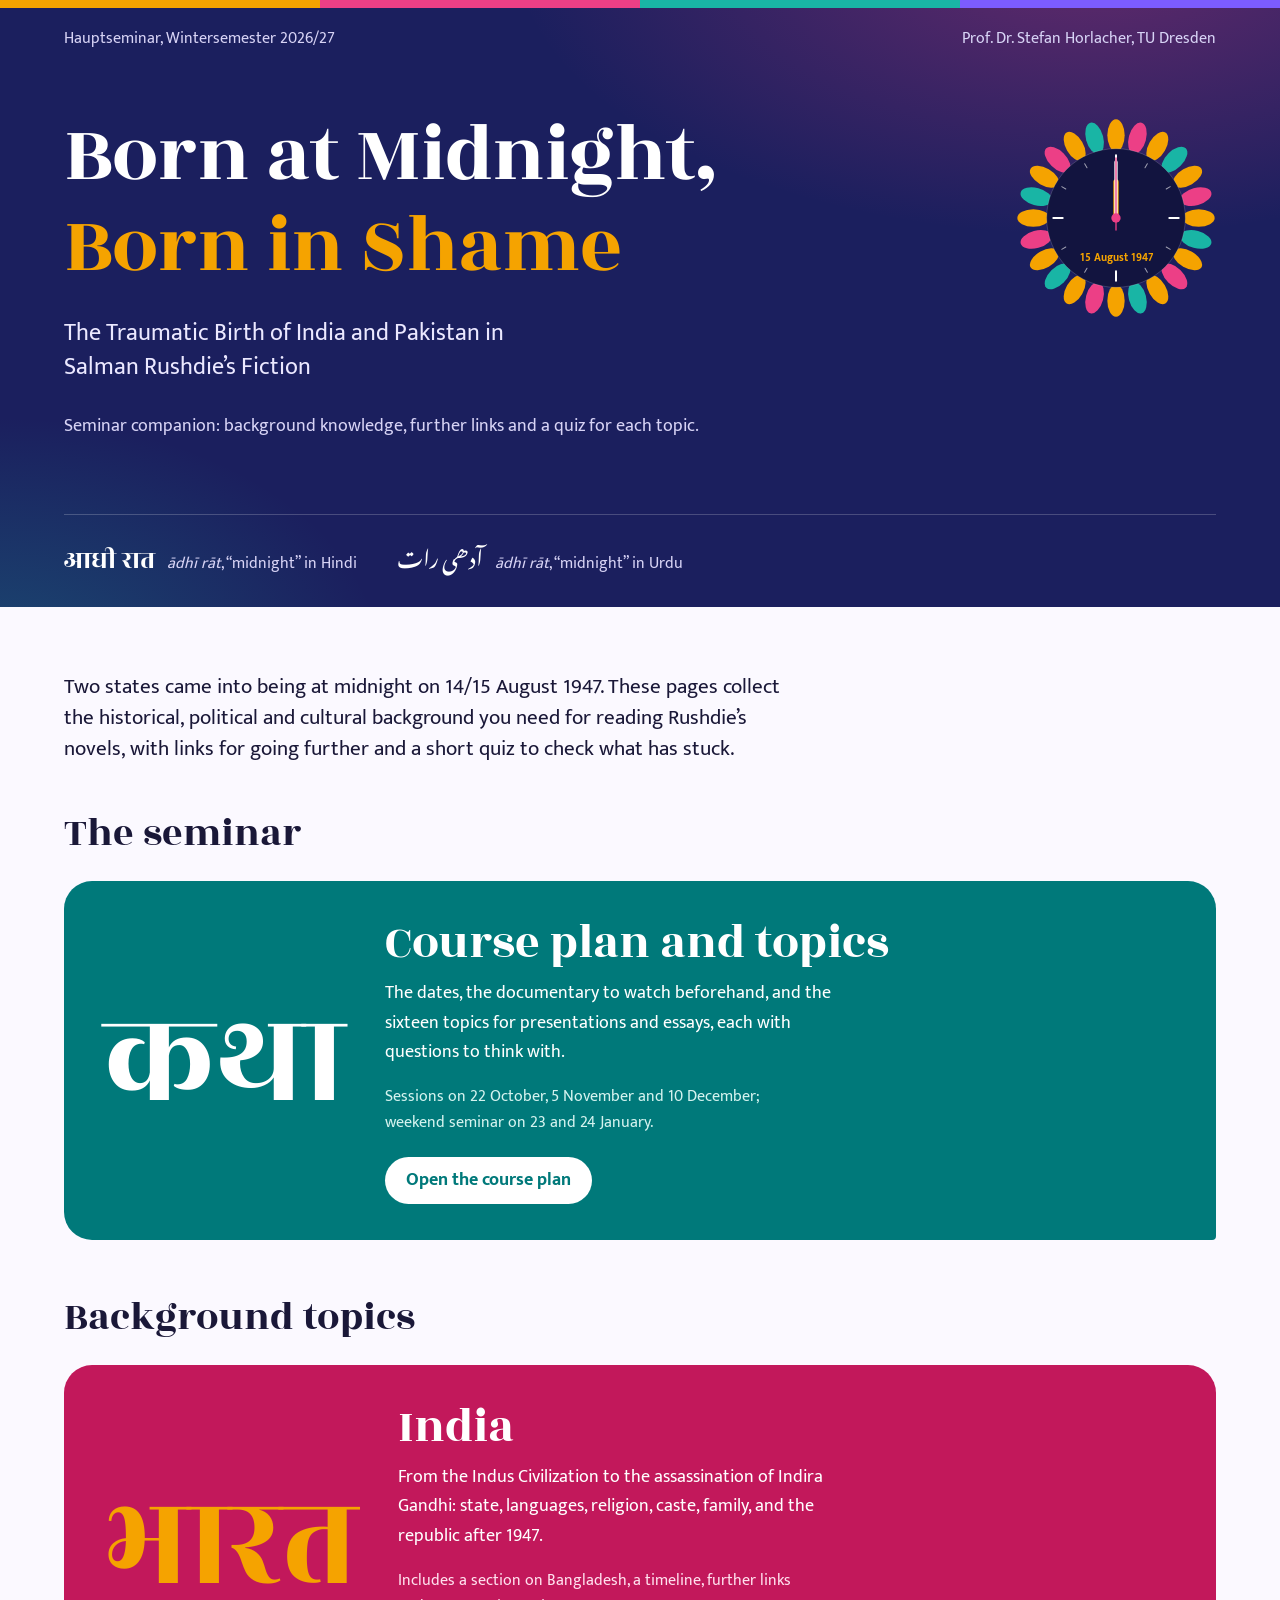
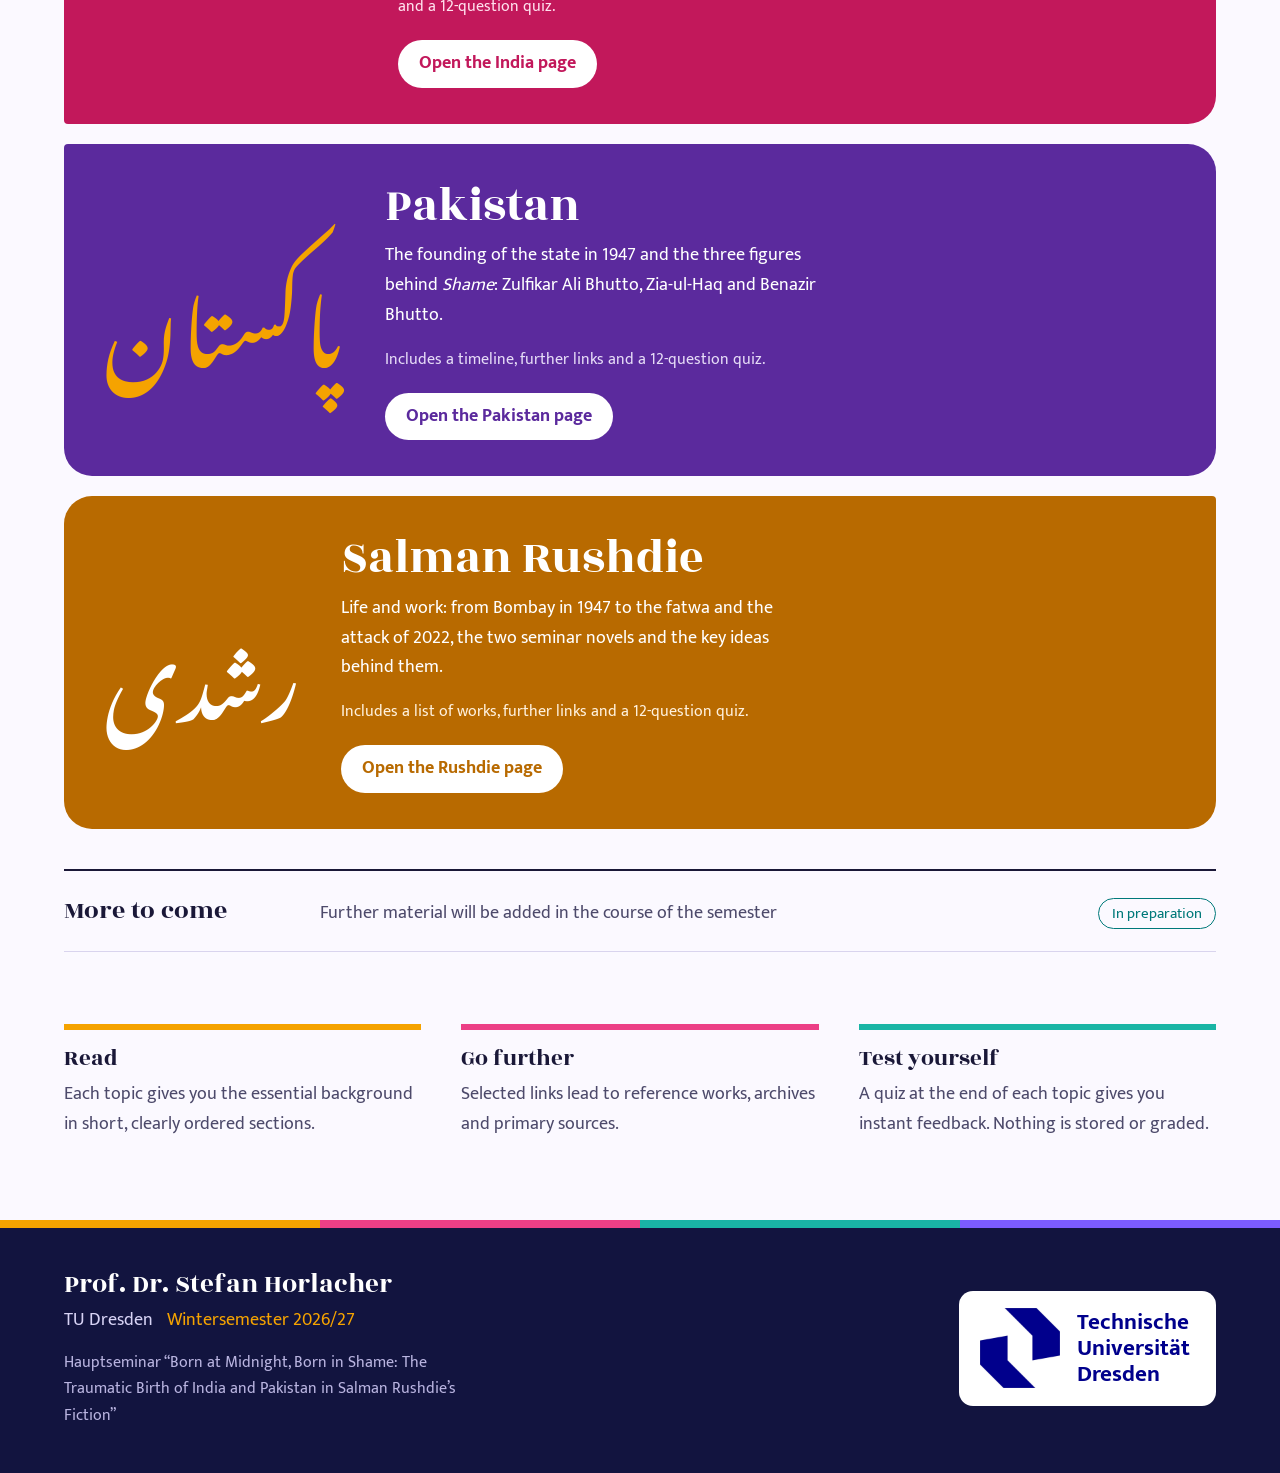
<file: index.html>
<!DOCTYPE html>
<html lang="en">
<head>
<meta charset="utf-8">
<meta name="viewport" content="width=device-width, initial-scale=1">
<title>Born at Midnight, Born in Shame – Seminar Companion</title>
<meta name="description" content="Background material, further links and quizzes for the Hauptseminar on Salman Rushdie's fiction, Prof. Dr. Stefan Horlacher, TU Dresden, Wintersemester 2026/27.">
<link rel="preconnect" href="https://fonts.googleapis.com">
<link rel="preconnect" href="https://fonts.gstatic.com" crossorigin>
<link href="https://fonts.googleapis.com/css2?family=Mukta:wght@400;500;700&family=Rozha+One&family=Noto+Nastaliq+Urdu&display=swap" rel="stylesheet">
<link rel="stylesheet" href="style.css?v=5">
<style>
  .hero-grid {
    display: grid; grid-template-columns: 1fr auto; gap: 2rem; align-items: center;
    padding: 2.5rem 0 4.5rem;
  }
  .hero h1 { font-size: clamp(2.6rem, 6.4vw, 5.2rem); letter-spacing: -0.01em; }
  .hero h1 .l2 { color: var(--marigold); display: block; }
  .hero .sub {
    font-size: clamp(1.2rem, 2.2vw, 1.5rem); line-height: 1.4; margin: 1.5rem 0 0; max-width: 34ch; color: #ebe8ff;
  }
  .hero .kind { margin: 1.75rem 0 0; color: #d7d3f5; }

  .clock { width: 12.5rem; justify-self: end; align-self: start; margin-top: 0.5rem; }
  .clock .hand, .clock .spin, .clock #petals { transform-origin: 150px 150px; }
  /* One loop = the last quarter of an hour before midnight, then the stroke of twelve */
  .clock .spin { animation: spin 80s linear infinite; }
  .clock #petals { animation: bloom 12s ease-in-out infinite; }
  .clock .minute { animation: run-m 12s linear infinite; }
  .clock .hour { animation: run-h 12s linear infinite; }
  .clock .second { animation: run-s 12s linear infinite; }
  .clock .d14 { opacity: 0; animation: d14 12s linear infinite; }
  .clock .d15 { animation: d15 12s linear infinite; }
  .clock .hub { transform-origin: 150px 150px; animation: hub 12s ease-out infinite; }
  @keyframes spin { to { transform: rotate(360deg); } }
  @keyframes run-m { 0% { transform: rotate(-90deg); } 75%, 100% { transform: rotate(0); } }
  @keyframes run-h { 0% { transform: rotate(-7.5deg); } 75%, 100% { transform: rotate(0); } }
  @keyframes run-s { 0% { transform: rotate(-1440deg); } 75%, 100% { transform: rotate(0); } }
  @keyframes bloom {
    0%, 73% { transform: scale(0.8); opacity: 0.45; }
    79% { transform: scale(1.07); opacity: 1; }
    83%, 95% { transform: scale(1); opacity: 1; }
    100% { transform: scale(0.8); opacity: 0.45; }
  }
  @keyframes hub { 0%, 74% { transform: scale(1); } 79% { transform: scale(1.9); } 86%, 100% { transform: scale(1); } }
  @keyframes d14 { 0%, 74% { opacity: 1; } 76%, 100% { opacity: 0; } }
  @keyframes d15 { 0%, 74% { opacity: 0; } 77%, 97% { opacity: 1; } 100% { opacity: 0; }
  }

  .midnight-words {
    display: flex; flex-wrap: wrap; gap: 0.5rem 2.5rem; align-items: baseline;
    border-top: 1px solid rgba(255,255,255,0.2); padding: 1.25rem 0 1.5rem; color: #d7d3f5; font-size: 1rem;
  }
  .midnight-words .w { font-size: 1.7rem; color: #fff; margin-right: 0.5rem; }
  .midnight-words .hi { font-family: var(--display); }
  .midnight-words .ur { font-family: "Noto Nastaliq Urdu", "Noto Naskh Arabic", serif; font-size: 1.4rem; }

  main { padding-top: 4rem; }
  .lead { font-size: 1.3rem; line-height: 1.5; max-width: 60ch; margin: 0 0 3rem; }

  h2 { font-size: clamp(1.8rem, 3.4vw, 2.5rem); margin-bottom: 1.5rem; }

  /* The open topic: one large panel */
  .feature {
    display: grid; grid-template-columns: auto 1fr; gap: 0 2.5rem; align-items: center;
    background: var(--rani); color: #fff; text-decoration: none;
    border-radius: 28px 28px 28px 4px; padding: 2.25rem 2.5rem; position: relative; overflow: hidden;
    transition: background 0.2s;
  }
  .feature:hover { background: #a9124d; color: #fff; }
  .feature .deva { font-family: var(--display); font-size: clamp(4.5rem, 12vw, 8.5rem); line-height: 1; color: var(--marigold); }
  .feature h3 { font-size: clamp(2rem, 4vw, 3rem); }
  .feature p { margin: 0.5rem 0 0; max-width: 46ch; }
  .feature .contents { margin-top: 1rem; font-size: 1rem; color: #ffe1ee; }
  .feature .open {
    display: inline-block; margin-top: 1.25rem; background: #fff; color: var(--rani);
    font-weight: 700; padding: 0.55rem 1.3rem; border-radius: 999px;
  }

  .feature.plan { background: var(--peacock); border-radius: 28px 28px 4px 28px; }
  .feature.plan:hover { background: #005f60; }
  .feature.plan .deva { color: #fff; }
  .feature.plan .contents { color: #d4f3ef; }
  .feature.plan .open { color: var(--peacock); }
  h2.second { margin-top: 3.5rem; }
  .feature + .feature { margin-top: 1.25rem; }
  .feature.pak { background: var(--violet); border-radius: 4px 28px 28px 28px; }
  .feature.pak:hover { background: #47207c; }
  .feature.pak .deva.ur { font-family: "Noto Nastaliq Urdu", "Noto Naskh Arabic", serif; font-size: clamp(3rem, 8vw, 5.5rem); line-height: 2; color: var(--marigold); }
  .feature.pak .contents { color: #e6dcf7; }
  .feature.pak .open { color: var(--violet); }
  .feature.rush { background: var(--amber); border-radius: 28px 4px 28px 28px; }
  .feature.rush:hover { background: #9a5800; }
  .feature.rush .deva.ur { font-family: "Noto Nastaliq Urdu", "Noto Naskh Arabic", serif; font-size: clamp(3rem, 8vw, 5.5rem); line-height: 2; color: #fff; }
  .feature.rush .contents { color: #fff1dc; }
  .feature.rush .open { color: var(--amber); }

  /* Topics still to come: a quiet list */
  .upcoming { list-style: none; margin: 2.5rem 0 0; padding: 0; border-top: 2px solid var(--ink); }
  .upcoming li {
    display: grid; grid-template-columns: 14rem 1fr auto; gap: 1rem 2rem; align-items: baseline;
    padding: 1.2rem 0; border-bottom: 1px solid var(--line);
  }
  .upcoming .name { font-family: var(--display); font-size: 1.6rem; }
  .upcoming .what { color: var(--ink-soft); }
  .upcoming .status {
    font-size: 0.95rem; color: var(--peacock); border: 1.5px solid var(--peacock);
    border-radius: 999px; padding: 0.1rem 0.8rem; white-space: nowrap;
  }

  .how { margin-top: 4.5rem; display: grid; grid-template-columns: repeat(3, 1fr); gap: 2.5rem; }
  .how h3 { font-size: 1.45rem; margin-bottom: 0.5rem; }
  .how p { margin: 0; color: var(--ink-soft); }
  .how div { border-top: 6px solid var(--c); padding-top: 1rem; }

  @media (max-width: 52rem) {
    .hero-grid { grid-template-columns: 1fr; padding-bottom: 3rem; }
    .clock { width: 9rem; order: -1; justify-self: start; }
    .feature { grid-template-columns: 1fr; padding: 1.75rem 1.5rem; }
    .upcoming li { grid-template-columns: 1fr; gap: 0.25rem; }
    .upcoming .status { justify-self: start; margin-top: 0.4rem; }
    .how { grid-template-columns: 1fr; gap: 1.75rem; }
  }
</style>
</head>
<body>
<a class="skip" href="#main">Skip to content</a>
<div class="band"></div>

<header class="hero">
  <div class="wrap">
    <div class="topline">
      <span>Hauptseminar, Wintersemester 2026/27</span>
      <span>Prof. Dr. Stefan Horlacher, TU Dresden</span>
    </div>

    <div class="hero-grid">
      <div>
        <h1>Born at Midnight, <span class="l2">Born in Shame</span></h1>
        <p class="sub">The Traumatic Birth of India and Pakistan in Salman Rushdie’s Fiction</p>
        <p class="kind">Seminar companion: background knowledge, further links and a quiz for each topic.</p>
      </div>

      <!-- Clock: runs up to midnight, 14/15 August 1947, in a 12-second loop -->
      <svg class="clock" viewBox="0 0 300 300" role="img" aria-label="A clock running up to midnight on 14 August 1947; at the stroke of twelve a ring of marigold petals opens and the date changes to 15 August">
        <g class="spin"><g id="petals"></g></g>
        <circle cx="150" cy="150" r="104" fill="#12143f" stroke="#fff" stroke-opacity=".25"/>
        <g id="ticks" stroke="#fff" stroke-linecap="round"></g>
        <text class="d14" x="150" y="214" text-anchor="middle" fill="#d7d3f5" font-family="Mukta, sans-serif" font-size="17">14 August 1947</text>
        <text class="d15" x="150" y="214" text-anchor="middle" fill="#f5a300" font-family="Mukta, sans-serif" font-weight="700" font-size="17">15 August 1947</text>
        <line class="hand hour" x1="150" y1="150" x2="150" y2="96" stroke="#f5a300" stroke-width="8" stroke-linecap="round"/>
        <line class="hand minute" x1="150" y1="150" x2="150" y2="66" stroke="#fff" stroke-width="5" stroke-linecap="round"/>
        <line class="hand second" x1="150" y1="168" x2="150" y2="60" stroke="#ec3f86" stroke-width="2" stroke-linecap="round"/>
        <circle class="hub" cx="150" cy="150" r="7" fill="#ec3f86"/>
      </svg>
    </div>

    <div class="midnight-words">
      <span><span class="w hi" lang="hi">आधी रात</span> <i>ādhī rāt</i>, “midnight” in Hindi</span>
      <span><span class="w ur" lang="ur" dir="rtl">آدھی رات</span> <i>ādhī rāt</i>, “midnight” in Urdu</span>
    </div>
  </div>
</header>

<main id="main" class="wrap">
  <p class="lead">Two states came into being at midnight on 14/15 August 1947. These pages collect the historical, political and cultural background you need for reading Rushdie’s novels, with links for going further and a short quiz to check what has stuck.</p>

  <h2>The seminar</h2>

  <a class="feature plan" href="seminar.html">
    <span class="deva" lang="sa" aria-hidden="true">कथा</span>
    <div>
      <h3>Course plan and topics</h3>
      <p>The dates, the documentary to watch beforehand, and the sixteen topics for presentations and essays, each with questions to think with.</p>
      <p class="contents">Sessions on 22 October, 5 November and 10 December; weekend seminar on 23 and 24 January.</p>
      <span class="open">Open the course plan</span>
    </div>
  </a>

  <h2 class="second">Background topics</h2>

  <a class="feature" href="india.html">
    <span class="deva" lang="hi" aria-hidden="true">भारत</span>
    <div>
      <h3>India</h3>
      <p>From the Indus Civilization to the assassination of Indira Gandhi: state, languages, religion, caste, family, and the republic after 1947.</p>
      <p class="contents">Includes a section on Bangladesh, a timeline, further links and a 12-question quiz.</p>
      <span class="open">Open the India page</span>
    </div>
  </a>

  <a class="feature pak" href="pakistan.html">
    <span class="deva ur" lang="ur" dir="rtl" aria-hidden="true">پاکستان</span>
    <div>
      <h3>Pakistan</h3>
      <p>The founding of the state in 1947 and the three figures behind <i>Shame</i>: Zulfikar Ali Bhutto, Zia-ul-Haq and Benazir Bhutto.</p>
      <p class="contents">Includes a timeline, further links and a 12-question quiz.</p>
      <span class="open">Open the Pakistan page</span>
    </div>
  </a>

  <a class="feature rush" href="rushdie.html">
    <span class="deva ur" lang="ur" dir="rtl" aria-hidden="true">رشدی</span>
    <div>
      <h3>Salman Rushdie</h3>
      <p>Life and work: from Bombay in 1947 to the fatwa and the attack of 2022, the two seminar novels and the key ideas behind them.</p>
      <p class="contents">Includes a list of works, further links and a 12-question quiz.</p>
      <span class="open">Open the Rushdie page</span>
    </div>
  </a>

  <ul class="upcoming">
    <li>
      <span class="name">More to come</span>
      <span class="what">Further material will be added in the course of the semester</span>
      <span class="status">In preparation</span>
    </li>
  </ul>

  <section class="how" aria-label="How to use these pages">
    <div style="--c: var(--marigold)">
      <h3>Read</h3>
      <p>Each topic gives you the essential background in short, clearly ordered sections.</p>
    </div>
    <div style="--c: var(--rani-bright)">
      <h3>Go further</h3>
      <p>Selected links lead to reference works, archives and primary sources.</p>
    </div>
    <div style="--c: var(--peacock-bright)">
      <h3>Test yourself</h3>
      <p>A quiz at the end of each topic gives you instant feedback. Nothing is stored or graded.</p>
    </div>
  </section>
</main>

<footer class="site-footer">
  <div class="band"></div>
  <div class="wrap inner">
    <div>
      <div class="who">Prof. Dr. Stefan Horlacher</div>
      <p>TU Dresden <span class="term">Wintersemester 2026/27</span></p>
      <p class="seminar">Hauptseminar “Born at Midnight, Born in Shame: The Traumatic Birth of India and Pakistan in Salman Rushdie’s Fiction”</p>
    </div>
    <div class="tu-logo"><img src="tud-logo-mark.png" alt="" width="80" height="80"><span>Technische<br>Universität<br>Dresden</span></div>
  </div>
</footer>

<script>
  // Marigold petal ring and clock ticks
  (function () {
    var ns = "http://www.w3.org/2000/svg";
    var petals = document.getElementById("petals");
    var colours = ["#f5a300", "#ec3f86", "#f5a300", "#19b5a5"];
    for (var i = 0; i < 24; i++) {
      var e = document.createElementNS(ns, "ellipse");
      e.setAttribute("cx", 150); e.setAttribute("cy", 26);
      e.setAttribute("rx", 13); e.setAttribute("ry", 24);
      e.setAttribute("fill", colours[i % 4]);
      e.setAttribute("transform", "rotate(" + i * 15 + " 150 150)");
      petals.appendChild(e);
    }
    var ticks = document.getElementById("ticks");
    for (var j = 0; j < 12; j++) {
      var l = document.createElementNS(ns, "line");
      l.setAttribute("x1", 150); l.setAttribute("x2", 150);
      l.setAttribute("y1", 56); l.setAttribute("y2", j % 3 === 0 ? 70 : 63);
      l.setAttribute("stroke-width", j % 3 === 0 ? 3 : 1.5);
      l.setAttribute("stroke-opacity", j % 3 === 0 ? 1 : 0.6);
      l.setAttribute("transform", "rotate(" + j * 30 + " 150 150)");
      ticks.appendChild(l);
    }
  })();
</script>
</body>
</html>
</file>
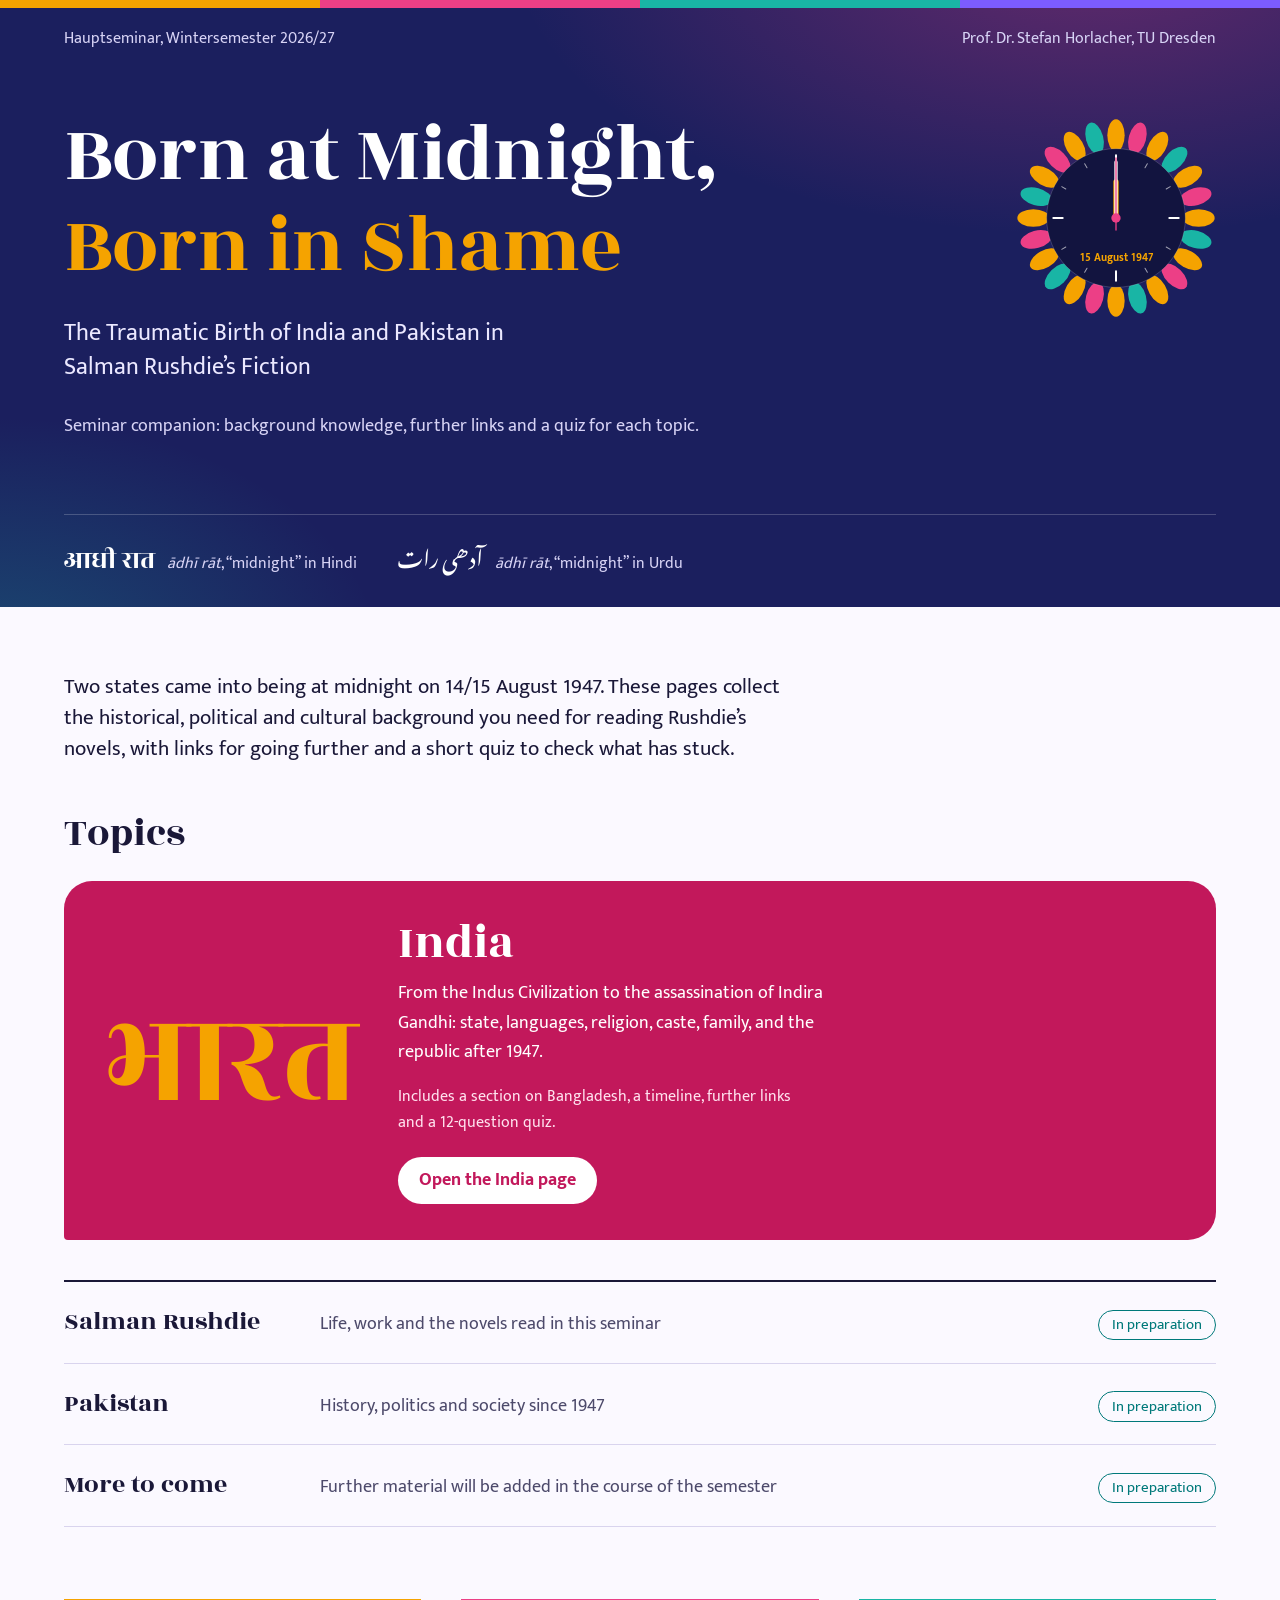
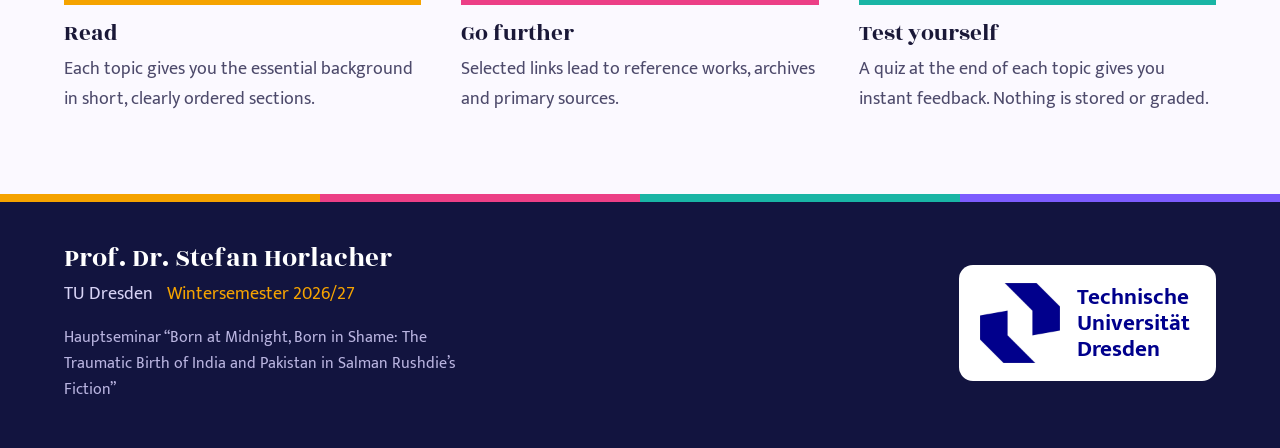
<file: index(3).html>
<!DOCTYPE html>
<html lang="en">
<head>
<meta charset="utf-8">
<meta name="viewport" content="width=device-width, initial-scale=1">
<title>Born at Midnight, Born in Shame – Seminar Companion</title>
<meta name="description" content="Background material, further links and quizzes for the Hauptseminar on Salman Rushdie's fiction, Prof. Dr. Stefan Horlacher, TU Dresden, Wintersemester 2026/27.">
<link rel="preconnect" href="https://fonts.googleapis.com">
<link rel="preconnect" href="https://fonts.gstatic.com" crossorigin>
<link href="https://fonts.googleapis.com/css2?family=Mukta:wght@400;500;700&family=Rozha+One&family=Noto+Nastaliq+Urdu&display=swap" rel="stylesheet">
<link rel="stylesheet" href="style.css?v=3">
<style>
  .hero-grid {
    display: grid; grid-template-columns: 1fr auto; gap: 2rem; align-items: center;
    padding: 2.5rem 0 4.5rem;
  }
  .hero h1 { font-size: clamp(2.6rem, 6.4vw, 5.2rem); letter-spacing: -0.01em; }
  .hero h1 .l2 { color: var(--marigold); display: block; }
  .hero .sub {
    font-size: clamp(1.2rem, 2.2vw, 1.5rem); line-height: 1.4; margin: 1.5rem 0 0; max-width: 34ch; color: #ebe8ff;
  }
  .hero .kind { margin: 1.75rem 0 0; color: #d7d3f5; }

  .clock { width: 12.5rem; justify-self: end; align-self: start; margin-top: 0.5rem; }
  .clock .hand, .clock .spin, .clock #petals { transform-origin: 150px 150px; }
  /* One loop = the last quarter of an hour before midnight, then the stroke of twelve */
  .clock .spin { animation: spin 80s linear infinite; }
  .clock #petals { animation: bloom 12s ease-in-out infinite; }
  .clock .minute { animation: run-m 12s linear infinite; }
  .clock .hour { animation: run-h 12s linear infinite; }
  .clock .second { animation: run-s 12s linear infinite; }
  .clock .d14 { opacity: 0; animation: d14 12s linear infinite; }
  .clock .d15 { animation: d15 12s linear infinite; }
  .clock .hub { transform-origin: 150px 150px; animation: hub 12s ease-out infinite; }
  @keyframes spin { to { transform: rotate(360deg); } }
  @keyframes run-m { 0% { transform: rotate(-90deg); } 75%, 100% { transform: rotate(0); } }
  @keyframes run-h { 0% { transform: rotate(-7.5deg); } 75%, 100% { transform: rotate(0); } }
  @keyframes run-s { 0% { transform: rotate(-1440deg); } 75%, 100% { transform: rotate(0); } }
  @keyframes bloom {
    0%, 73% { transform: scale(0.8); opacity: 0.45; }
    79% { transform: scale(1.07); opacity: 1; }
    83%, 95% { transform: scale(1); opacity: 1; }
    100% { transform: scale(0.8); opacity: 0.45; }
  }
  @keyframes hub { 0%, 74% { transform: scale(1); } 79% { transform: scale(1.9); } 86%, 100% { transform: scale(1); } }
  @keyframes d14 { 0%, 74% { opacity: 1; } 76%, 100% { opacity: 0; } }
  @keyframes d15 { 0%, 74% { opacity: 0; } 77%, 97% { opacity: 1; } 100% { opacity: 0; }
  }

  .midnight-words {
    display: flex; flex-wrap: wrap; gap: 0.5rem 2.5rem; align-items: baseline;
    border-top: 1px solid rgba(255,255,255,0.2); padding: 1.25rem 0 1.5rem; color: #d7d3f5; font-size: 1rem;
  }
  .midnight-words .w { font-size: 1.7rem; color: #fff; margin-right: 0.5rem; }
  .midnight-words .hi { font-family: var(--display); }
  .midnight-words .ur { font-family: "Noto Nastaliq Urdu", "Noto Naskh Arabic", serif; font-size: 1.4rem; }

  main { padding-top: 4rem; }
  .lead { font-size: 1.3rem; line-height: 1.5; max-width: 60ch; margin: 0 0 3rem; }

  h2 { font-size: clamp(1.8rem, 3.4vw, 2.5rem); margin-bottom: 1.5rem; }

  /* The open topic: one large panel */
  .feature {
    display: grid; grid-template-columns: auto 1fr; gap: 0 2.5rem; align-items: center;
    background: var(--rani); color: #fff; text-decoration: none;
    border-radius: 28px 28px 28px 4px; padding: 2.25rem 2.5rem; position: relative; overflow: hidden;
    transition: background 0.2s;
  }
  .feature:hover { background: #a9124d; color: #fff; }
  .feature .deva { font-family: var(--display); font-size: clamp(4.5rem, 12vw, 8.5rem); line-height: 1; color: var(--marigold); }
  .feature h3 { font-size: clamp(2rem, 4vw, 3rem); }
  .feature p { margin: 0.5rem 0 0; max-width: 46ch; }
  .feature .contents { margin-top: 1rem; font-size: 1rem; color: #ffe1ee; }
  .feature .open {
    display: inline-block; margin-top: 1.25rem; background: #fff; color: var(--rani);
    font-weight: 700; padding: 0.55rem 1.3rem; border-radius: 999px;
  }

  /* Topics still to come: a quiet list */
  .upcoming { list-style: none; margin: 2.5rem 0 0; padding: 0; border-top: 2px solid var(--ink); }
  .upcoming li {
    display: grid; grid-template-columns: 14rem 1fr auto; gap: 1rem 2rem; align-items: baseline;
    padding: 1.2rem 0; border-bottom: 1px solid var(--line);
  }
  .upcoming .name { font-family: var(--display); font-size: 1.6rem; }
  .upcoming .what { color: var(--ink-soft); }
  .upcoming .status {
    font-size: 0.95rem; color: var(--peacock); border: 1.5px solid var(--peacock);
    border-radius: 999px; padding: 0.1rem 0.8rem; white-space: nowrap;
  }

  .how { margin-top: 4.5rem; display: grid; grid-template-columns: repeat(3, 1fr); gap: 2.5rem; }
  .how h3 { font-size: 1.45rem; margin-bottom: 0.5rem; }
  .how p { margin: 0; color: var(--ink-soft); }
  .how div { border-top: 6px solid var(--c); padding-top: 1rem; }

  @media (max-width: 52rem) {
    .hero-grid { grid-template-columns: 1fr; padding-bottom: 3rem; }
    .clock { width: 9rem; order: -1; justify-self: start; }
    .feature { grid-template-columns: 1fr; padding: 1.75rem 1.5rem; }
    .upcoming li { grid-template-columns: 1fr; gap: 0.25rem; }
    .upcoming .status { justify-self: start; margin-top: 0.4rem; }
    .how { grid-template-columns: 1fr; gap: 1.75rem; }
  }
</style>
</head>
<body>
<a class="skip" href="#main">Skip to content</a>
<div class="band"></div>

<header class="hero">
  <div class="wrap">
    <div class="topline">
      <span>Hauptseminar, Wintersemester 2026/27</span>
      <span>Prof. Dr. Stefan Horlacher, TU Dresden</span>
    </div>

    <div class="hero-grid">
      <div>
        <h1>Born at Midnight, <span class="l2">Born in Shame</span></h1>
        <p class="sub">The Traumatic Birth of India and Pakistan in Salman Rushdie’s Fiction</p>
        <p class="kind">Seminar companion: background knowledge, further links and a quiz for each topic.</p>
      </div>

      <!-- Clock: runs up to midnight, 14/15 August 1947, in a 12-second loop -->
      <svg class="clock" viewBox="0 0 300 300" role="img" aria-label="A clock running up to midnight on 14 August 1947; at the stroke of twelve a ring of marigold petals opens and the date changes to 15 August">
        <g class="spin"><g id="petals"></g></g>
        <circle cx="150" cy="150" r="104" fill="#12143f" stroke="#fff" stroke-opacity=".25"/>
        <g id="ticks" stroke="#fff" stroke-linecap="round"></g>
        <text class="d14" x="150" y="214" text-anchor="middle" fill="#d7d3f5" font-family="Mukta, sans-serif" font-size="17">14 August 1947</text>
        <text class="d15" x="150" y="214" text-anchor="middle" fill="#f5a300" font-family="Mukta, sans-serif" font-weight="700" font-size="17">15 August 1947</text>
        <line class="hand hour" x1="150" y1="150" x2="150" y2="96" stroke="#f5a300" stroke-width="8" stroke-linecap="round"/>
        <line class="hand minute" x1="150" y1="150" x2="150" y2="66" stroke="#fff" stroke-width="5" stroke-linecap="round"/>
        <line class="hand second" x1="150" y1="168" x2="150" y2="60" stroke="#ec3f86" stroke-width="2" stroke-linecap="round"/>
        <circle class="hub" cx="150" cy="150" r="7" fill="#ec3f86"/>
      </svg>
    </div>

    <div class="midnight-words">
      <span><span class="w hi" lang="hi">आधी रात</span> <i>ādhī rāt</i>, “midnight” in Hindi</span>
      <span><span class="w ur" lang="ur" dir="rtl">آدھی رات</span> <i>ādhī rāt</i>, “midnight” in Urdu</span>
    </div>
  </div>
</header>

<main id="main" class="wrap">
  <p class="lead">Two states came into being at midnight on 14/15 August 1947. These pages collect the historical, political and cultural background you need for reading Rushdie’s novels, with links for going further and a short quiz to check what has stuck.</p>

  <h2>Topics</h2>

  <a class="feature" href="india.html">
    <span class="deva" lang="hi" aria-hidden="true">भारत</span>
    <div>
      <h3>India</h3>
      <p>From the Indus Civilization to the assassination of Indira Gandhi: state, languages, religion, caste, family, and the republic after 1947.</p>
      <p class="contents">Includes a section on Bangladesh, a timeline, further links and a 12-question quiz.</p>
      <span class="open">Open the India page</span>
    </div>
  </a>

  <ul class="upcoming">
    <li>
      <span class="name">Salman Rushdie</span>
      <span class="what">Life, work and the novels read in this seminar</span>
      <span class="status">In preparation</span>
    </li>
    <li>
      <span class="name">Pakistan</span>
      <span class="what">History, politics and society since 1947</span>
      <span class="status">In preparation</span>
    </li>
    <li>
      <span class="name">More to come</span>
      <span class="what">Further material will be added in the course of the semester</span>
      <span class="status">In preparation</span>
    </li>
  </ul>

  <section class="how" aria-label="How to use these pages">
    <div style="--c: var(--marigold)">
      <h3>Read</h3>
      <p>Each topic gives you the essential background in short, clearly ordered sections.</p>
    </div>
    <div style="--c: var(--rani-bright)">
      <h3>Go further</h3>
      <p>Selected links lead to reference works, archives and primary sources.</p>
    </div>
    <div style="--c: var(--peacock-bright)">
      <h3>Test yourself</h3>
      <p>A quiz at the end of each topic gives you instant feedback. Nothing is stored or graded.</p>
    </div>
  </section>
</main>

<footer class="site-footer">
  <div class="band"></div>
  <div class="wrap inner">
    <div>
      <div class="who">Prof. Dr. Stefan Horlacher</div>
      <p>TU Dresden <span class="term">Wintersemester 2026/27</span></p>
      <p class="seminar">Hauptseminar “Born at Midnight, Born in Shame: The Traumatic Birth of India and Pakistan in Salman Rushdie’s Fiction”</p>
    </div>
    <div class="tu-logo"><img src="tud-logo-mark.png" alt="" width="80" height="80"><span>Technische<br>Universität<br>Dresden</span></div>
  </div>
</footer>

<script>
  // Marigold petal ring and clock ticks
  (function () {
    var ns = "http://www.w3.org/2000/svg";
    var petals = document.getElementById("petals");
    var colours = ["#f5a300", "#ec3f86", "#f5a300", "#19b5a5"];
    for (var i = 0; i < 24; i++) {
      var e = document.createElementNS(ns, "ellipse");
      e.setAttribute("cx", 150); e.setAttribute("cy", 26);
      e.setAttribute("rx", 13); e.setAttribute("ry", 24);
      e.setAttribute("fill", colours[i % 4]);
      e.setAttribute("transform", "rotate(" + i * 15 + " 150 150)");
      petals.appendChild(e);
    }
    var ticks = document.getElementById("ticks");
    for (var j = 0; j < 12; j++) {
      var l = document.createElementNS(ns, "line");
      l.setAttribute("x1", 150); l.setAttribute("x2", 150);
      l.setAttribute("y1", 56); l.setAttribute("y2", j % 3 === 0 ? 70 : 63);
      l.setAttribute("stroke-width", j % 3 === 0 ? 3 : 1.5);
      l.setAttribute("stroke-opacity", j % 3 === 0 ? 1 : 0.6);
      l.setAttribute("transform", "rotate(" + j * 30 + " 150 150)");
      ticks.appendChild(l);
    }
  })();
</script>
</body>
</html>
</file>
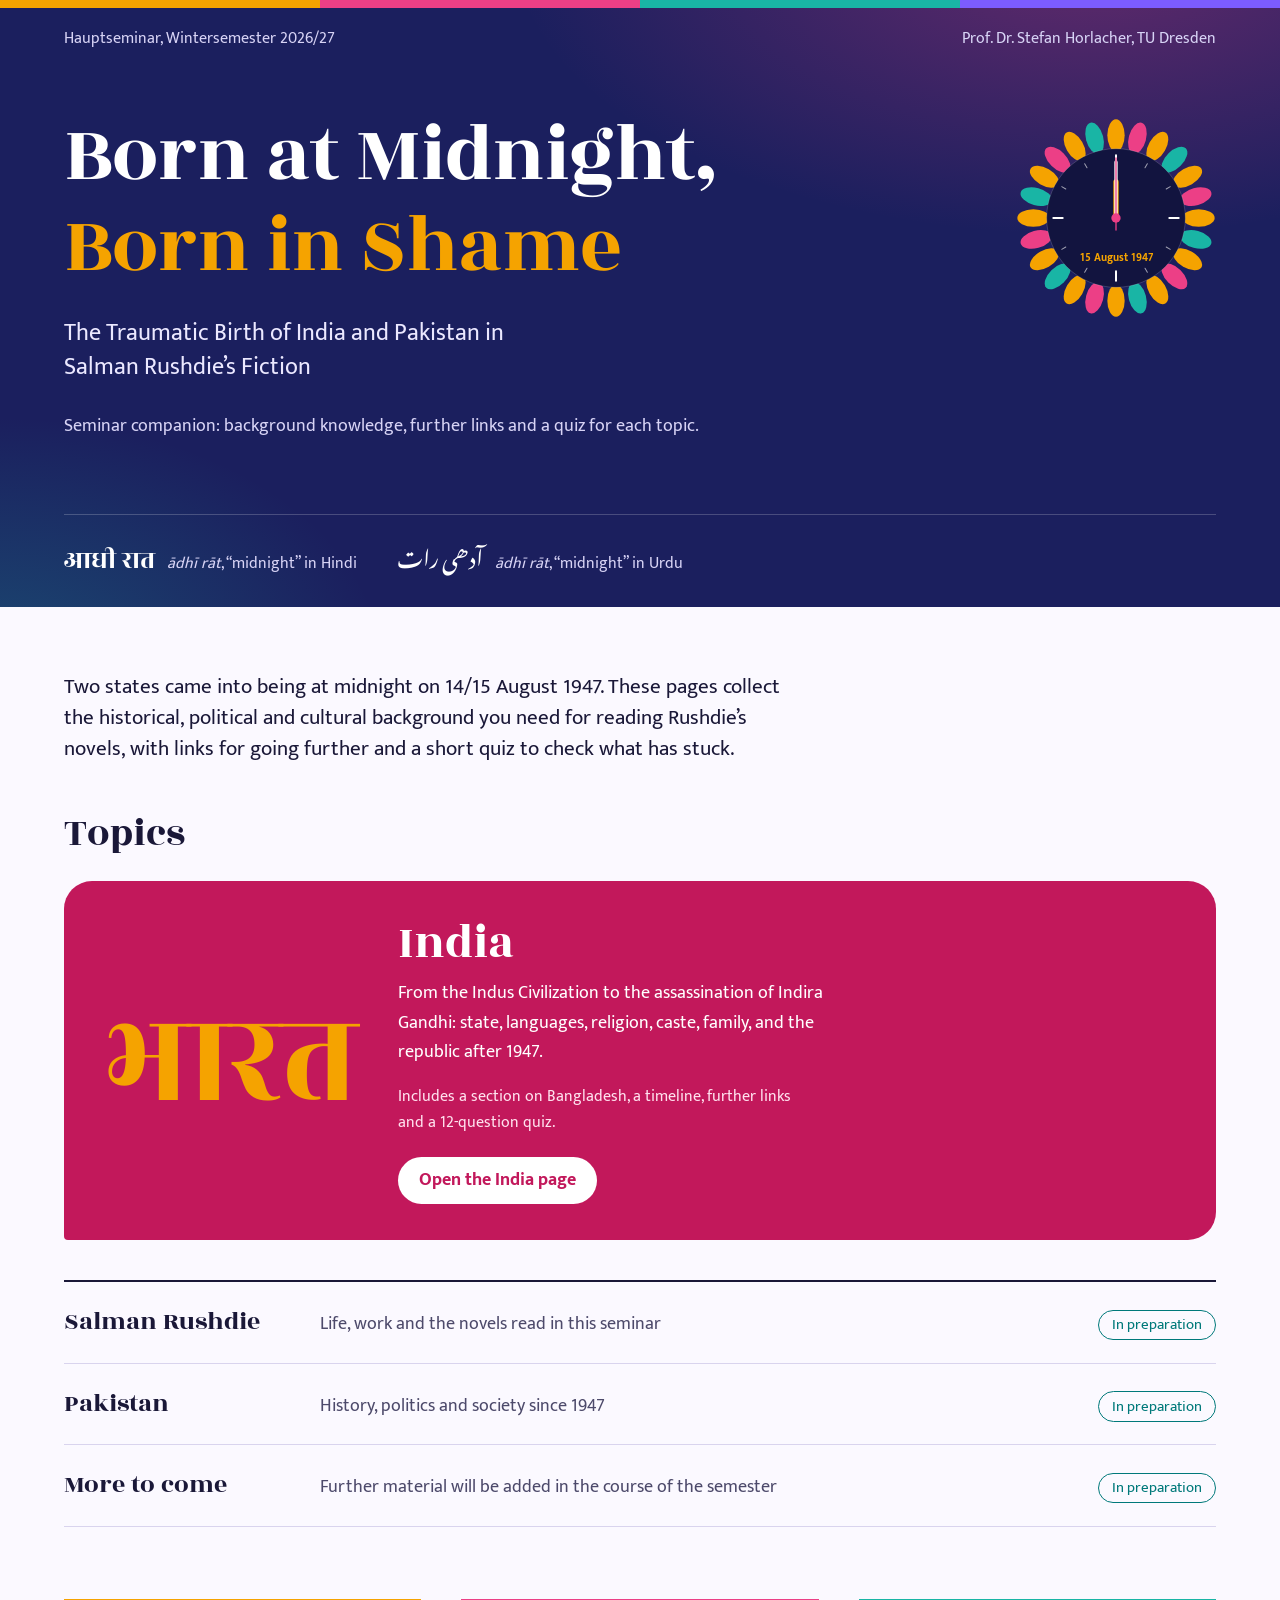
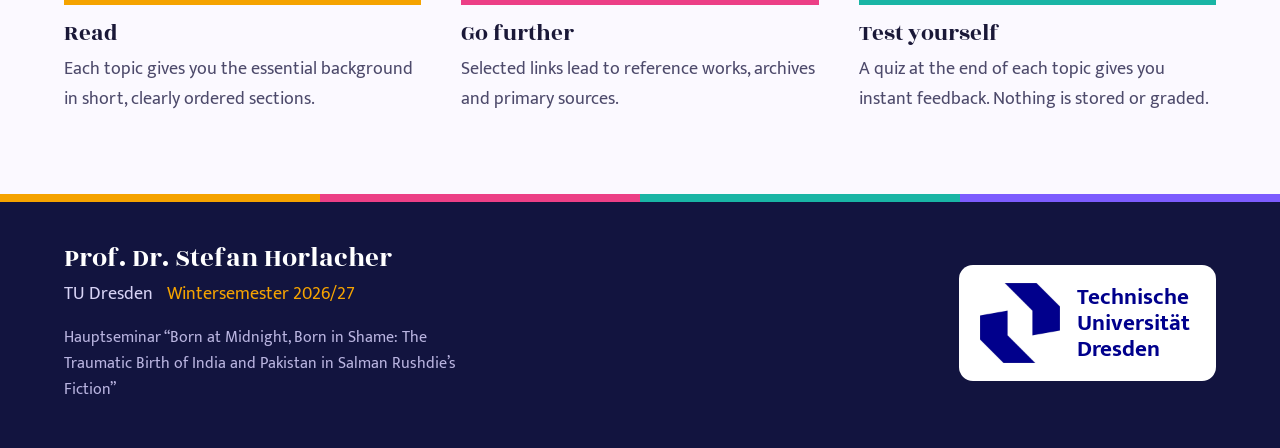
<file: index(4).html>
<!DOCTYPE html>
<html lang="en">
<head>
<meta charset="utf-8">
<meta name="viewport" content="width=device-width, initial-scale=1">
<title>Born at Midnight, Born in Shame – Seminar Companion</title>
<meta name="description" content="Background material, further links and quizzes for the Hauptseminar on Salman Rushdie's fiction, Prof. Dr. Stefan Horlacher, TU Dresden, Wintersemester 2026/27.">
<link rel="preconnect" href="https://fonts.googleapis.com">
<link rel="preconnect" href="https://fonts.gstatic.com" crossorigin>
<link href="https://fonts.googleapis.com/css2?family=Mukta:wght@400;500;700&family=Rozha+One&family=Noto+Nastaliq+Urdu&display=swap" rel="stylesheet">
<link rel="stylesheet" href="style.css?v=4">
<style>
  .hero-grid {
    display: grid; grid-template-columns: 1fr auto; gap: 2rem; align-items: center;
    padding: 2.5rem 0 4.5rem;
  }
  .hero h1 { font-size: clamp(2.6rem, 6.4vw, 5.2rem); letter-spacing: -0.01em; }
  .hero h1 .l2 { color: var(--marigold); display: block; }
  .hero .sub {
    font-size: clamp(1.2rem, 2.2vw, 1.5rem); line-height: 1.4; margin: 1.5rem 0 0; max-width: 34ch; color: #ebe8ff;
  }
  .hero .kind { margin: 1.75rem 0 0; color: #d7d3f5; }

  .clock { width: 12.5rem; justify-self: end; align-self: start; margin-top: 0.5rem; }
  .clock .hand, .clock .spin, .clock #petals { transform-origin: 150px 150px; }
  /* One loop = the last quarter of an hour before midnight, then the stroke of twelve */
  .clock .spin { animation: spin 80s linear infinite; }
  .clock #petals { animation: bloom 12s ease-in-out infinite; }
  .clock .minute { animation: run-m 12s linear infinite; }
  .clock .hour { animation: run-h 12s linear infinite; }
  .clock .second { animation: run-s 12s linear infinite; }
  .clock .d14 { opacity: 0; animation: d14 12s linear infinite; }
  .clock .d15 { animation: d15 12s linear infinite; }
  .clock .hub { transform-origin: 150px 150px; animation: hub 12s ease-out infinite; }
  @keyframes spin { to { transform: rotate(360deg); } }
  @keyframes run-m { 0% { transform: rotate(-90deg); } 75%, 100% { transform: rotate(0); } }
  @keyframes run-h { 0% { transform: rotate(-7.5deg); } 75%, 100% { transform: rotate(0); } }
  @keyframes run-s { 0% { transform: rotate(-1440deg); } 75%, 100% { transform: rotate(0); } }
  @keyframes bloom {
    0%, 73% { transform: scale(0.8); opacity: 0.45; }
    79% { transform: scale(1.07); opacity: 1; }
    83%, 95% { transform: scale(1); opacity: 1; }
    100% { transform: scale(0.8); opacity: 0.45; }
  }
  @keyframes hub { 0%, 74% { transform: scale(1); } 79% { transform: scale(1.9); } 86%, 100% { transform: scale(1); } }
  @keyframes d14 { 0%, 74% { opacity: 1; } 76%, 100% { opacity: 0; } }
  @keyframes d15 { 0%, 74% { opacity: 0; } 77%, 97% { opacity: 1; } 100% { opacity: 0; }
  }

  .midnight-words {
    display: flex; flex-wrap: wrap; gap: 0.5rem 2.5rem; align-items: baseline;
    border-top: 1px solid rgba(255,255,255,0.2); padding: 1.25rem 0 1.5rem; color: #d7d3f5; font-size: 1rem;
  }
  .midnight-words .w { font-size: 1.7rem; color: #fff; margin-right: 0.5rem; }
  .midnight-words .hi { font-family: var(--display); }
  .midnight-words .ur { font-family: "Noto Nastaliq Urdu", "Noto Naskh Arabic", serif; font-size: 1.4rem; }

  main { padding-top: 4rem; }
  .lead { font-size: 1.3rem; line-height: 1.5; max-width: 60ch; margin: 0 0 3rem; }

  h2 { font-size: clamp(1.8rem, 3.4vw, 2.5rem); margin-bottom: 1.5rem; }

  /* The open topic: one large panel */
  .feature {
    display: grid; grid-template-columns: auto 1fr; gap: 0 2.5rem; align-items: center;
    background: var(--rani); color: #fff; text-decoration: none;
    border-radius: 28px 28px 28px 4px; padding: 2.25rem 2.5rem; position: relative; overflow: hidden;
    transition: background 0.2s;
  }
  .feature:hover { background: #a9124d; color: #fff; }
  .feature .deva { font-family: var(--display); font-size: clamp(4.5rem, 12vw, 8.5rem); line-height: 1; color: var(--marigold); }
  .feature h3 { font-size: clamp(2rem, 4vw, 3rem); }
  .feature p { margin: 0.5rem 0 0; max-width: 46ch; }
  .feature .contents { margin-top: 1rem; font-size: 1rem; color: #ffe1ee; }
  .feature .open {
    display: inline-block; margin-top: 1.25rem; background: #fff; color: var(--rani);
    font-weight: 700; padding: 0.55rem 1.3rem; border-radius: 999px;
  }

  /* Topics still to come: a quiet list */
  .upcoming { list-style: none; margin: 2.5rem 0 0; padding: 0; border-top: 2px solid var(--ink); }
  .upcoming li {
    display: grid; grid-template-columns: 14rem 1fr auto; gap: 1rem 2rem; align-items: baseline;
    padding: 1.2rem 0; border-bottom: 1px solid var(--line);
  }
  .upcoming .name { font-family: var(--display); font-size: 1.6rem; }
  .upcoming .what { color: var(--ink-soft); }
  .upcoming .status {
    font-size: 0.95rem; color: var(--peacock); border: 1.5px solid var(--peacock);
    border-radius: 999px; padding: 0.1rem 0.8rem; white-space: nowrap;
  }

  .how { margin-top: 4.5rem; display: grid; grid-template-columns: repeat(3, 1fr); gap: 2.5rem; }
  .how h3 { font-size: 1.45rem; margin-bottom: 0.5rem; }
  .how p { margin: 0; color: var(--ink-soft); }
  .how div { border-top: 6px solid var(--c); padding-top: 1rem; }

  @media (max-width: 52rem) {
    .hero-grid { grid-template-columns: 1fr; padding-bottom: 3rem; }
    .clock { width: 9rem; order: -1; justify-self: start; }
    .feature { grid-template-columns: 1fr; padding: 1.75rem 1.5rem; }
    .upcoming li { grid-template-columns: 1fr; gap: 0.25rem; }
    .upcoming .status { justify-self: start; margin-top: 0.4rem; }
    .how { grid-template-columns: 1fr; gap: 1.75rem; }
  }
</style>
</head>
<body>
<a class="skip" href="#main">Skip to content</a>
<div class="band"></div>

<header class="hero">
  <div class="wrap">
    <div class="topline">
      <span>Hauptseminar, Wintersemester 2026/27</span>
      <span>Prof. Dr. Stefan Horlacher, TU Dresden</span>
    </div>

    <div class="hero-grid">
      <div>
        <h1>Born at Midnight, <span class="l2">Born in Shame</span></h1>
        <p class="sub">The Traumatic Birth of India and Pakistan in Salman Rushdie’s Fiction</p>
        <p class="kind">Seminar companion: background knowledge, further links and a quiz for each topic.</p>
      </div>

      <!-- Clock: runs up to midnight, 14/15 August 1947, in a 12-second loop -->
      <svg class="clock" viewBox="0 0 300 300" role="img" aria-label="A clock running up to midnight on 14 August 1947; at the stroke of twelve a ring of marigold petals opens and the date changes to 15 August">
        <g class="spin"><g id="petals"></g></g>
        <circle cx="150" cy="150" r="104" fill="#12143f" stroke="#fff" stroke-opacity=".25"/>
        <g id="ticks" stroke="#fff" stroke-linecap="round"></g>
        <text class="d14" x="150" y="214" text-anchor="middle" fill="#d7d3f5" font-family="Mukta, sans-serif" font-size="17">14 August 1947</text>
        <text class="d15" x="150" y="214" text-anchor="middle" fill="#f5a300" font-family="Mukta, sans-serif" font-weight="700" font-size="17">15 August 1947</text>
        <line class="hand hour" x1="150" y1="150" x2="150" y2="96" stroke="#f5a300" stroke-width="8" stroke-linecap="round"/>
        <line class="hand minute" x1="150" y1="150" x2="150" y2="66" stroke="#fff" stroke-width="5" stroke-linecap="round"/>
        <line class="hand second" x1="150" y1="168" x2="150" y2="60" stroke="#ec3f86" stroke-width="2" stroke-linecap="round"/>
        <circle class="hub" cx="150" cy="150" r="7" fill="#ec3f86"/>
      </svg>
    </div>

    <div class="midnight-words">
      <span><span class="w hi" lang="hi">आधी रात</span> <i>ādhī rāt</i>, “midnight” in Hindi</span>
      <span><span class="w ur" lang="ur" dir="rtl">آدھی رات</span> <i>ādhī rāt</i>, “midnight” in Urdu</span>
    </div>
  </div>
</header>

<main id="main" class="wrap">
  <p class="lead">Two states came into being at midnight on 14/15 August 1947. These pages collect the historical, political and cultural background you need for reading Rushdie’s novels, with links for going further and a short quiz to check what has stuck.</p>

  <h2>Topics</h2>

  <a class="feature" href="india.html">
    <span class="deva" lang="hi" aria-hidden="true">भारत</span>
    <div>
      <h3>India</h3>
      <p>From the Indus Civilization to the assassination of Indira Gandhi: state, languages, religion, caste, family, and the republic after 1947.</p>
      <p class="contents">Includes a section on Bangladesh, a timeline, further links and a 12-question quiz.</p>
      <span class="open">Open the India page</span>
    </div>
  </a>

  <ul class="upcoming">
    <li>
      <span class="name">Salman Rushdie</span>
      <span class="what">Life, work and the novels read in this seminar</span>
      <span class="status">In preparation</span>
    </li>
    <li>
      <span class="name">Pakistan</span>
      <span class="what">History, politics and society since 1947</span>
      <span class="status">In preparation</span>
    </li>
    <li>
      <span class="name">More to come</span>
      <span class="what">Further material will be added in the course of the semester</span>
      <span class="status">In preparation</span>
    </li>
  </ul>

  <section class="how" aria-label="How to use these pages">
    <div style="--c: var(--marigold)">
      <h3>Read</h3>
      <p>Each topic gives you the essential background in short, clearly ordered sections.</p>
    </div>
    <div style="--c: var(--rani-bright)">
      <h3>Go further</h3>
      <p>Selected links lead to reference works, archives and primary sources.</p>
    </div>
    <div style="--c: var(--peacock-bright)">
      <h3>Test yourself</h3>
      <p>A quiz at the end of each topic gives you instant feedback. Nothing is stored or graded.</p>
    </div>
  </section>
</main>

<footer class="site-footer">
  <div class="band"></div>
  <div class="wrap inner">
    <div>
      <div class="who">Prof. Dr. Stefan Horlacher</div>
      <p>TU Dresden <span class="term">Wintersemester 2026/27</span></p>
      <p class="seminar">Hauptseminar “Born at Midnight, Born in Shame: The Traumatic Birth of India and Pakistan in Salman Rushdie’s Fiction”</p>
    </div>
    <div class="tu-logo"><img src="tud-logo-mark.png" alt="" width="80" height="80"><span>Technische<br>Universität<br>Dresden</span></div>
  </div>
</footer>

<script>
  // Marigold petal ring and clock ticks
  (function () {
    var ns = "http://www.w3.org/2000/svg";
    var petals = document.getElementById("petals");
    var colours = ["#f5a300", "#ec3f86", "#f5a300", "#19b5a5"];
    for (var i = 0; i < 24; i++) {
      var e = document.createElementNS(ns, "ellipse");
      e.setAttribute("cx", 150); e.setAttribute("cy", 26);
      e.setAttribute("rx", 13); e.setAttribute("ry", 24);
      e.setAttribute("fill", colours[i % 4]);
      e.setAttribute("transform", "rotate(" + i * 15 + " 150 150)");
      petals.appendChild(e);
    }
    var ticks = document.getElementById("ticks");
    for (var j = 0; j < 12; j++) {
      var l = document.createElementNS(ns, "line");
      l.setAttribute("x1", 150); l.setAttribute("x2", 150);
      l.setAttribute("y1", 56); l.setAttribute("y2", j % 3 === 0 ? 70 : 63);
      l.setAttribute("stroke-width", j % 3 === 0 ? 3 : 1.5);
      l.setAttribute("stroke-opacity", j % 3 === 0 ? 1 : 0.6);
      l.setAttribute("transform", "rotate(" + j * 30 + " 150 150)");
      ticks.appendChild(l);
    }
  })();
</script>
</body>
</html>
</file>
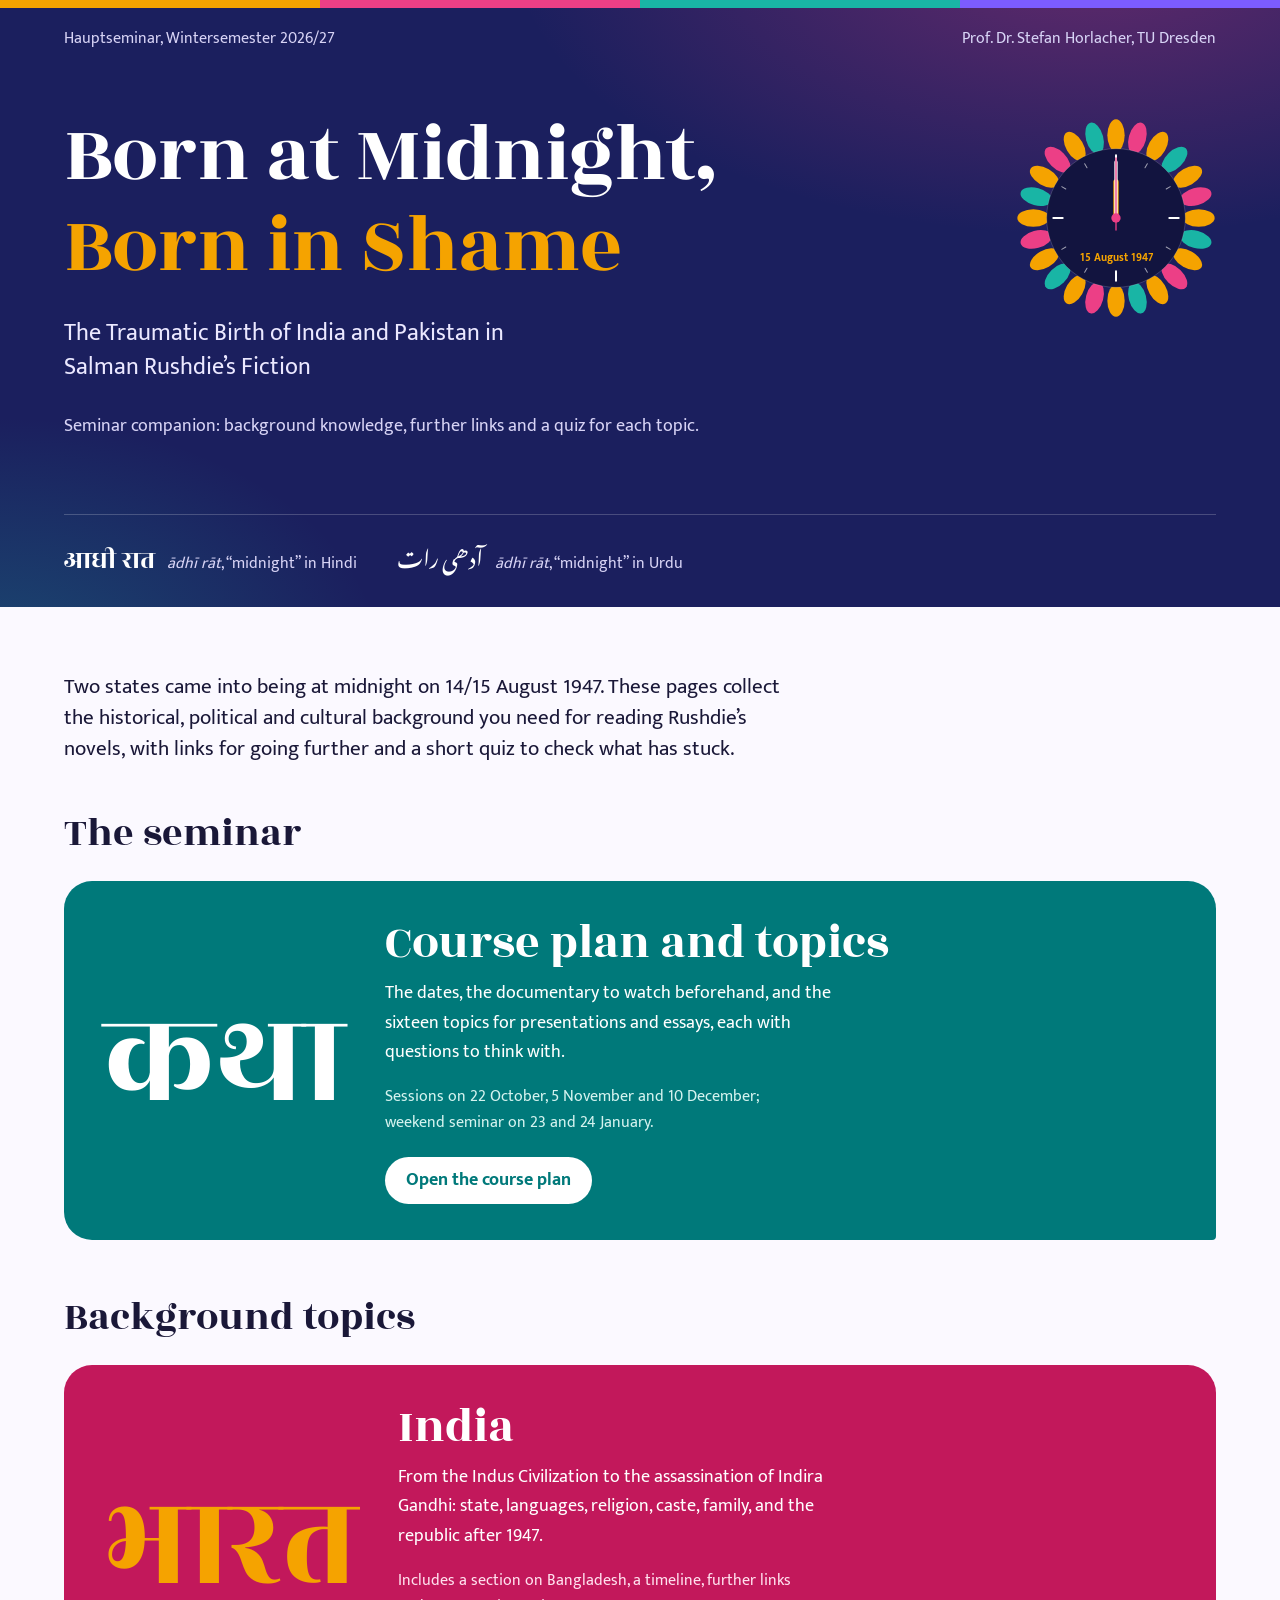
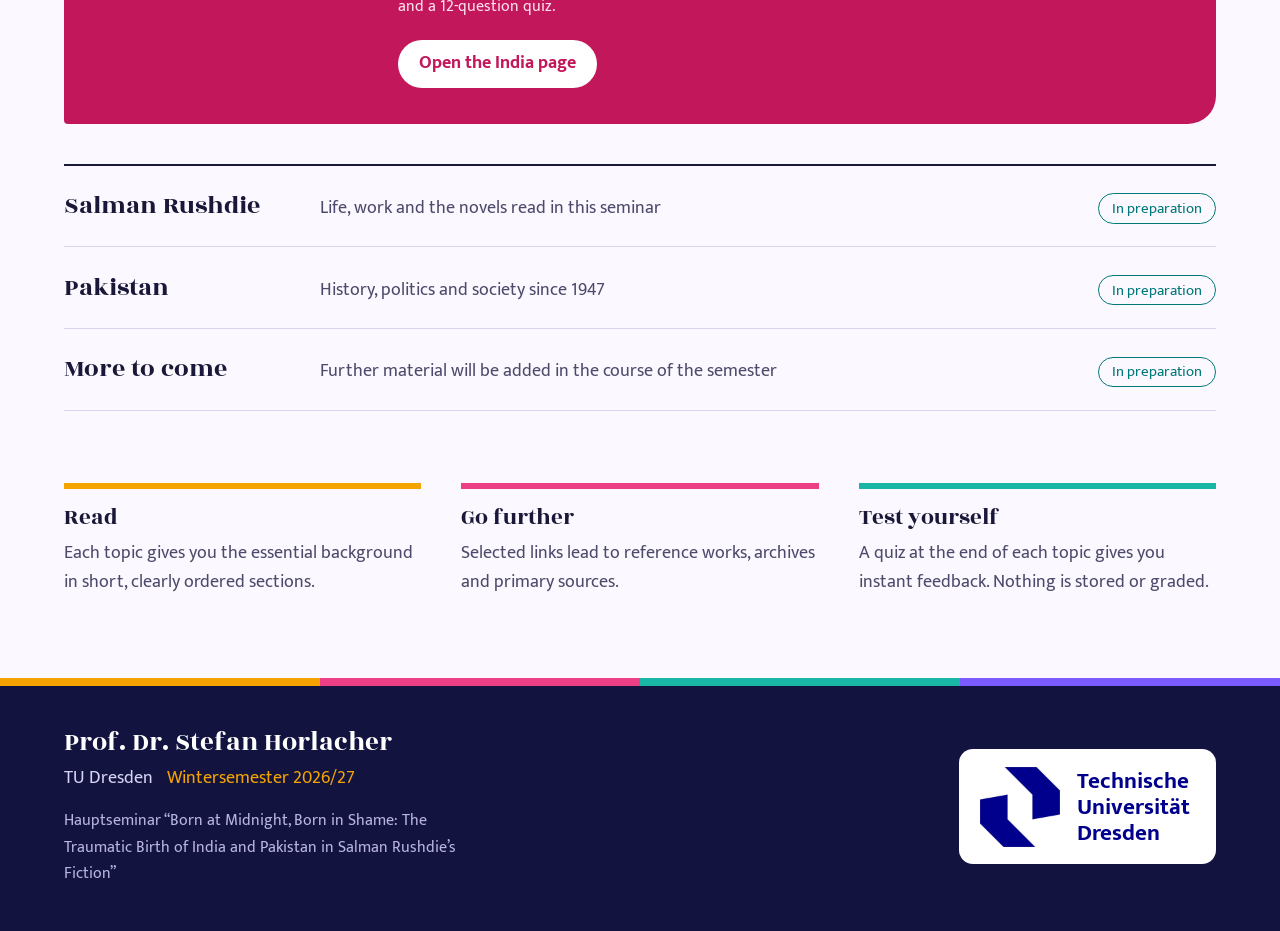
<file: index(6).html>
<!DOCTYPE html>
<html lang="en">
<head>
<meta charset="utf-8">
<meta name="viewport" content="width=device-width, initial-scale=1">
<title>Born at Midnight, Born in Shame – Seminar Companion</title>
<meta name="description" content="Background material, further links and quizzes for the Hauptseminar on Salman Rushdie's fiction, Prof. Dr. Stefan Horlacher, TU Dresden, Wintersemester 2026/27.">
<link rel="preconnect" href="https://fonts.googleapis.com">
<link rel="preconnect" href="https://fonts.gstatic.com" crossorigin>
<link href="https://fonts.googleapis.com/css2?family=Mukta:wght@400;500;700&family=Rozha+One&family=Noto+Nastaliq+Urdu&display=swap" rel="stylesheet">
<link rel="stylesheet" href="style.css?v=4">
<style>
  .hero-grid {
    display: grid; grid-template-columns: 1fr auto; gap: 2rem; align-items: center;
    padding: 2.5rem 0 4.5rem;
  }
  .hero h1 { font-size: clamp(2.6rem, 6.4vw, 5.2rem); letter-spacing: -0.01em; }
  .hero h1 .l2 { color: var(--marigold); display: block; }
  .hero .sub {
    font-size: clamp(1.2rem, 2.2vw, 1.5rem); line-height: 1.4; margin: 1.5rem 0 0; max-width: 34ch; color: #ebe8ff;
  }
  .hero .kind { margin: 1.75rem 0 0; color: #d7d3f5; }

  .clock { width: 12.5rem; justify-self: end; align-self: start; margin-top: 0.5rem; }
  .clock .hand, .clock .spin, .clock #petals { transform-origin: 150px 150px; }
  /* One loop = the last quarter of an hour before midnight, then the stroke of twelve */
  .clock .spin { animation: spin 80s linear infinite; }
  .clock #petals { animation: bloom 12s ease-in-out infinite; }
  .clock .minute { animation: run-m 12s linear infinite; }
  .clock .hour { animation: run-h 12s linear infinite; }
  .clock .second { animation: run-s 12s linear infinite; }
  .clock .d14 { opacity: 0; animation: d14 12s linear infinite; }
  .clock .d15 { animation: d15 12s linear infinite; }
  .clock .hub { transform-origin: 150px 150px; animation: hub 12s ease-out infinite; }
  @keyframes spin { to { transform: rotate(360deg); } }
  @keyframes run-m { 0% { transform: rotate(-90deg); } 75%, 100% { transform: rotate(0); } }
  @keyframes run-h { 0% { transform: rotate(-7.5deg); } 75%, 100% { transform: rotate(0); } }
  @keyframes run-s { 0% { transform: rotate(-1440deg); } 75%, 100% { transform: rotate(0); } }
  @keyframes bloom {
    0%, 73% { transform: scale(0.8); opacity: 0.45; }
    79% { transform: scale(1.07); opacity: 1; }
    83%, 95% { transform: scale(1); opacity: 1; }
    100% { transform: scale(0.8); opacity: 0.45; }
  }
  @keyframes hub { 0%, 74% { transform: scale(1); } 79% { transform: scale(1.9); } 86%, 100% { transform: scale(1); } }
  @keyframes d14 { 0%, 74% { opacity: 1; } 76%, 100% { opacity: 0; } }
  @keyframes d15 { 0%, 74% { opacity: 0; } 77%, 97% { opacity: 1; } 100% { opacity: 0; }
  }

  .midnight-words {
    display: flex; flex-wrap: wrap; gap: 0.5rem 2.5rem; align-items: baseline;
    border-top: 1px solid rgba(255,255,255,0.2); padding: 1.25rem 0 1.5rem; color: #d7d3f5; font-size: 1rem;
  }
  .midnight-words .w { font-size: 1.7rem; color: #fff; margin-right: 0.5rem; }
  .midnight-words .hi { font-family: var(--display); }
  .midnight-words .ur { font-family: "Noto Nastaliq Urdu", "Noto Naskh Arabic", serif; font-size: 1.4rem; }

  main { padding-top: 4rem; }
  .lead { font-size: 1.3rem; line-height: 1.5; max-width: 60ch; margin: 0 0 3rem; }

  h2 { font-size: clamp(1.8rem, 3.4vw, 2.5rem); margin-bottom: 1.5rem; }

  /* The open topic: one large panel */
  .feature {
    display: grid; grid-template-columns: auto 1fr; gap: 0 2.5rem; align-items: center;
    background: var(--rani); color: #fff; text-decoration: none;
    border-radius: 28px 28px 28px 4px; padding: 2.25rem 2.5rem; position: relative; overflow: hidden;
    transition: background 0.2s;
  }
  .feature:hover { background: #a9124d; color: #fff; }
  .feature .deva { font-family: var(--display); font-size: clamp(4.5rem, 12vw, 8.5rem); line-height: 1; color: var(--marigold); }
  .feature h3 { font-size: clamp(2rem, 4vw, 3rem); }
  .feature p { margin: 0.5rem 0 0; max-width: 46ch; }
  .feature .contents { margin-top: 1rem; font-size: 1rem; color: #ffe1ee; }
  .feature .open {
    display: inline-block; margin-top: 1.25rem; background: #fff; color: var(--rani);
    font-weight: 700; padding: 0.55rem 1.3rem; border-radius: 999px;
  }

  .feature.plan { background: var(--peacock); border-radius: 28px 28px 4px 28px; }
  .feature.plan:hover { background: #005f60; }
  .feature.plan .deva { color: #fff; }
  .feature.plan .contents { color: #d4f3ef; }
  .feature.plan .open { color: var(--peacock); }
  h2.second { margin-top: 3.5rem; }

  /* Topics still to come: a quiet list */
  .upcoming { list-style: none; margin: 2.5rem 0 0; padding: 0; border-top: 2px solid var(--ink); }
  .upcoming li {
    display: grid; grid-template-columns: 14rem 1fr auto; gap: 1rem 2rem; align-items: baseline;
    padding: 1.2rem 0; border-bottom: 1px solid var(--line);
  }
  .upcoming .name { font-family: var(--display); font-size: 1.6rem; }
  .upcoming .what { color: var(--ink-soft); }
  .upcoming .status {
    font-size: 0.95rem; color: var(--peacock); border: 1.5px solid var(--peacock);
    border-radius: 999px; padding: 0.1rem 0.8rem; white-space: nowrap;
  }

  .how { margin-top: 4.5rem; display: grid; grid-template-columns: repeat(3, 1fr); gap: 2.5rem; }
  .how h3 { font-size: 1.45rem; margin-bottom: 0.5rem; }
  .how p { margin: 0; color: var(--ink-soft); }
  .how div { border-top: 6px solid var(--c); padding-top: 1rem; }

  @media (max-width: 52rem) {
    .hero-grid { grid-template-columns: 1fr; padding-bottom: 3rem; }
    .clock { width: 9rem; order: -1; justify-self: start; }
    .feature { grid-template-columns: 1fr; padding: 1.75rem 1.5rem; }
    .upcoming li { grid-template-columns: 1fr; gap: 0.25rem; }
    .upcoming .status { justify-self: start; margin-top: 0.4rem; }
    .how { grid-template-columns: 1fr; gap: 1.75rem; }
  }
</style>
</head>
<body>
<a class="skip" href="#main">Skip to content</a>
<div class="band"></div>

<header class="hero">
  <div class="wrap">
    <div class="topline">
      <span>Hauptseminar, Wintersemester 2026/27</span>
      <span>Prof. Dr. Stefan Horlacher, TU Dresden</span>
    </div>

    <div class="hero-grid">
      <div>
        <h1>Born at Midnight, <span class="l2">Born in Shame</span></h1>
        <p class="sub">The Traumatic Birth of India and Pakistan in Salman Rushdie’s Fiction</p>
        <p class="kind">Seminar companion: background knowledge, further links and a quiz for each topic.</p>
      </div>

      <!-- Clock: runs up to midnight, 14/15 August 1947, in a 12-second loop -->
      <svg class="clock" viewBox="0 0 300 300" role="img" aria-label="A clock running up to midnight on 14 August 1947; at the stroke of twelve a ring of marigold petals opens and the date changes to 15 August">
        <g class="spin"><g id="petals"></g></g>
        <circle cx="150" cy="150" r="104" fill="#12143f" stroke="#fff" stroke-opacity=".25"/>
        <g id="ticks" stroke="#fff" stroke-linecap="round"></g>
        <text class="d14" x="150" y="214" text-anchor="middle" fill="#d7d3f5" font-family="Mukta, sans-serif" font-size="17">14 August 1947</text>
        <text class="d15" x="150" y="214" text-anchor="middle" fill="#f5a300" font-family="Mukta, sans-serif" font-weight="700" font-size="17">15 August 1947</text>
        <line class="hand hour" x1="150" y1="150" x2="150" y2="96" stroke="#f5a300" stroke-width="8" stroke-linecap="round"/>
        <line class="hand minute" x1="150" y1="150" x2="150" y2="66" stroke="#fff" stroke-width="5" stroke-linecap="round"/>
        <line class="hand second" x1="150" y1="168" x2="150" y2="60" stroke="#ec3f86" stroke-width="2" stroke-linecap="round"/>
        <circle class="hub" cx="150" cy="150" r="7" fill="#ec3f86"/>
      </svg>
    </div>

    <div class="midnight-words">
      <span><span class="w hi" lang="hi">आधी रात</span> <i>ādhī rāt</i>, “midnight” in Hindi</span>
      <span><span class="w ur" lang="ur" dir="rtl">آدھی رات</span> <i>ādhī rāt</i>, “midnight” in Urdu</span>
    </div>
  </div>
</header>

<main id="main" class="wrap">
  <p class="lead">Two states came into being at midnight on 14/15 August 1947. These pages collect the historical, political and cultural background you need for reading Rushdie’s novels, with links for going further and a short quiz to check what has stuck.</p>

  <h2>The seminar</h2>

  <a class="feature plan" href="seminar.html">
    <span class="deva" lang="sa" aria-hidden="true">कथा</span>
    <div>
      <h3>Course plan and topics</h3>
      <p>The dates, the documentary to watch beforehand, and the sixteen topics for presentations and essays, each with questions to think with.</p>
      <p class="contents">Sessions on 22 October, 5 November and 10 December; weekend seminar on 23 and 24 January.</p>
      <span class="open">Open the course plan</span>
    </div>
  </a>

  <h2 class="second">Background topics</h2>

  <a class="feature" href="india.html">
    <span class="deva" lang="hi" aria-hidden="true">भारत</span>
    <div>
      <h3>India</h3>
      <p>From the Indus Civilization to the assassination of Indira Gandhi: state, languages, religion, caste, family, and the republic after 1947.</p>
      <p class="contents">Includes a section on Bangladesh, a timeline, further links and a 12-question quiz.</p>
      <span class="open">Open the India page</span>
    </div>
  </a>

  <ul class="upcoming">
    <li>
      <span class="name">Salman Rushdie</span>
      <span class="what">Life, work and the novels read in this seminar</span>
      <span class="status">In preparation</span>
    </li>
    <li>
      <span class="name">Pakistan</span>
      <span class="what">History, politics and society since 1947</span>
      <span class="status">In preparation</span>
    </li>
    <li>
      <span class="name">More to come</span>
      <span class="what">Further material will be added in the course of the semester</span>
      <span class="status">In preparation</span>
    </li>
  </ul>

  <section class="how" aria-label="How to use these pages">
    <div style="--c: var(--marigold)">
      <h3>Read</h3>
      <p>Each topic gives you the essential background in short, clearly ordered sections.</p>
    </div>
    <div style="--c: var(--rani-bright)">
      <h3>Go further</h3>
      <p>Selected links lead to reference works, archives and primary sources.</p>
    </div>
    <div style="--c: var(--peacock-bright)">
      <h3>Test yourself</h3>
      <p>A quiz at the end of each topic gives you instant feedback. Nothing is stored or graded.</p>
    </div>
  </section>
</main>

<footer class="site-footer">
  <div class="band"></div>
  <div class="wrap inner">
    <div>
      <div class="who">Prof. Dr. Stefan Horlacher</div>
      <p>TU Dresden <span class="term">Wintersemester 2026/27</span></p>
      <p class="seminar">Hauptseminar “Born at Midnight, Born in Shame: The Traumatic Birth of India and Pakistan in Salman Rushdie’s Fiction”</p>
    </div>
    <div class="tu-logo"><img src="tud-logo-mark.png" alt="" width="80" height="80"><span>Technische<br>Universität<br>Dresden</span></div>
  </div>
</footer>

<script>
  // Marigold petal ring and clock ticks
  (function () {
    var ns = "http://www.w3.org/2000/svg";
    var petals = document.getElementById("petals");
    var colours = ["#f5a300", "#ec3f86", "#f5a300", "#19b5a5"];
    for (var i = 0; i < 24; i++) {
      var e = document.createElementNS(ns, "ellipse");
      e.setAttribute("cx", 150); e.setAttribute("cy", 26);
      e.setAttribute("rx", 13); e.setAttribute("ry", 24);
      e.setAttribute("fill", colours[i % 4]);
      e.setAttribute("transform", "rotate(" + i * 15 + " 150 150)");
      petals.appendChild(e);
    }
    var ticks = document.getElementById("ticks");
    for (var j = 0; j < 12; j++) {
      var l = document.createElementNS(ns, "line");
      l.setAttribute("x1", 150); l.setAttribute("x2", 150);
      l.setAttribute("y1", 56); l.setAttribute("y2", j % 3 === 0 ? 70 : 63);
      l.setAttribute("stroke-width", j % 3 === 0 ? 3 : 1.5);
      l.setAttribute("stroke-opacity", j % 3 === 0 ? 1 : 0.6);
      l.setAttribute("transform", "rotate(" + j * 30 + " 150 150)");
      ticks.appendChild(l);
    }
  })();
</script>
</body>
</html>
</file>
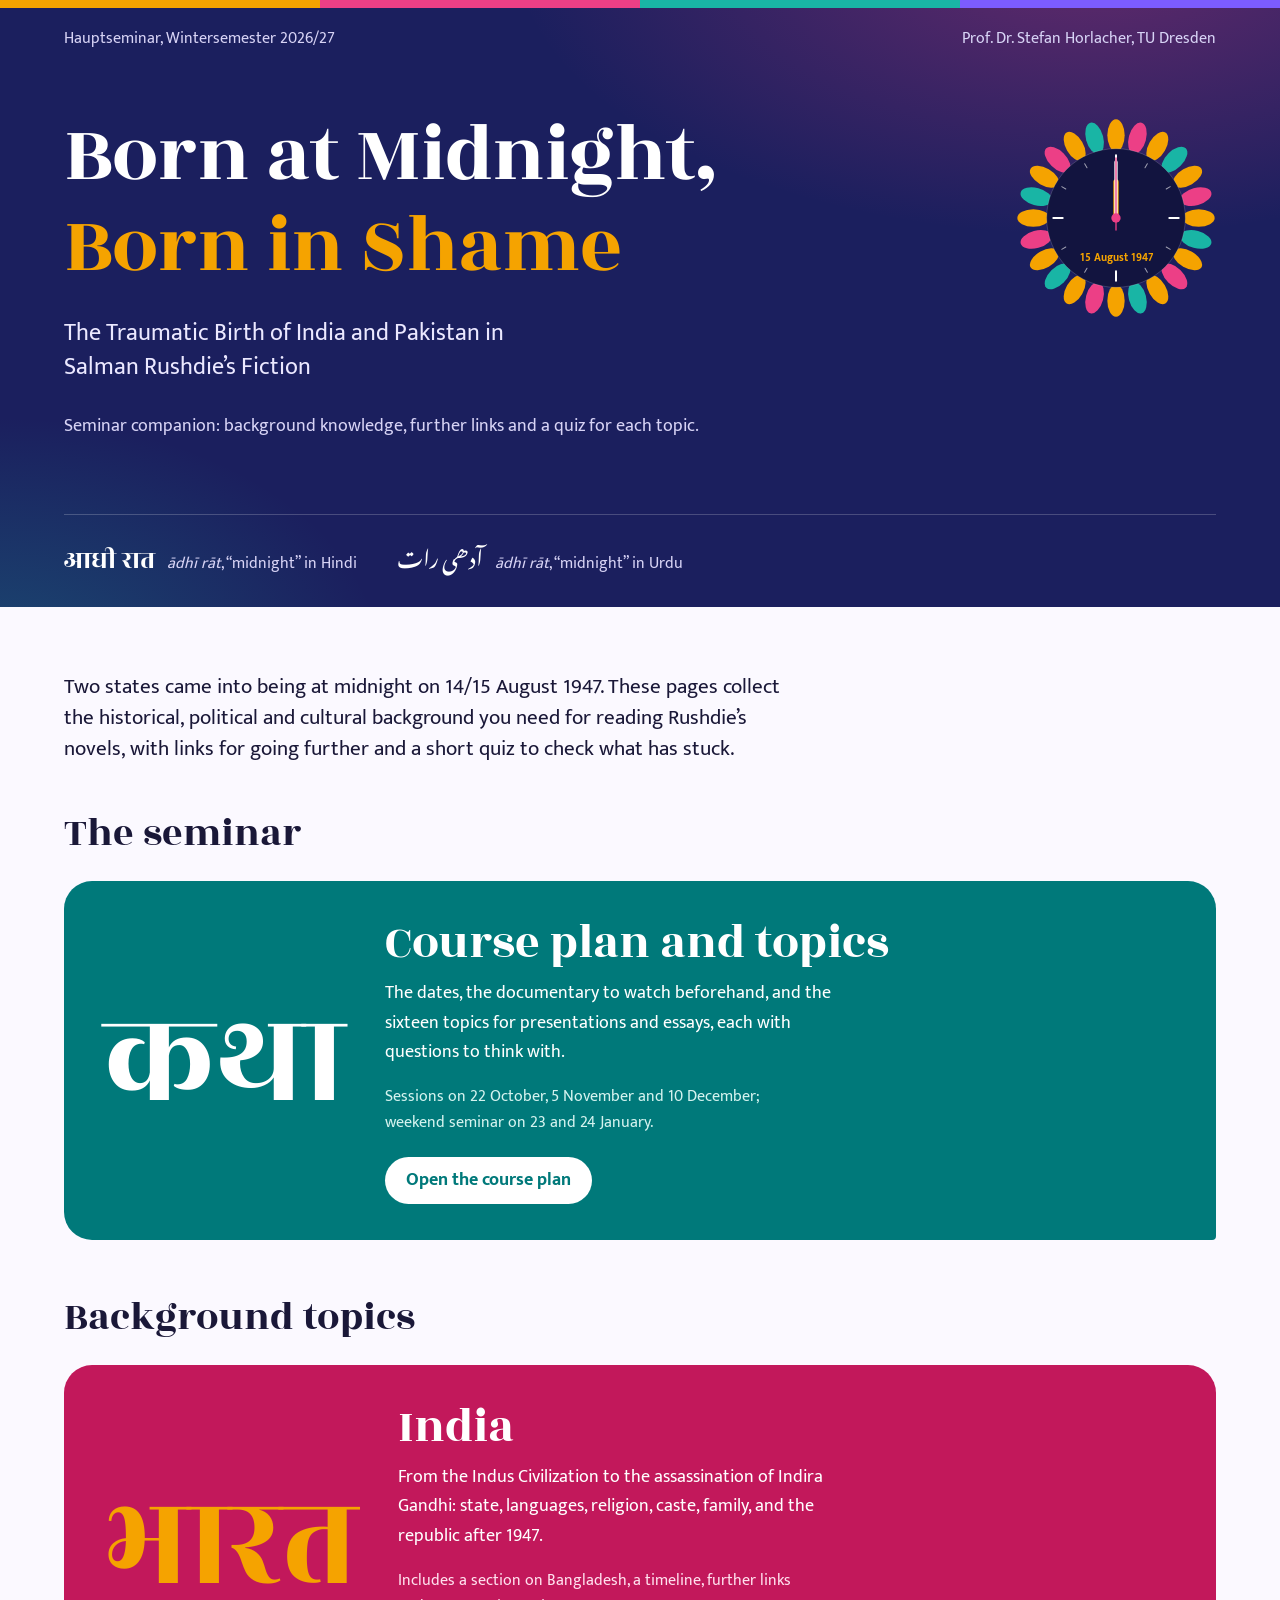
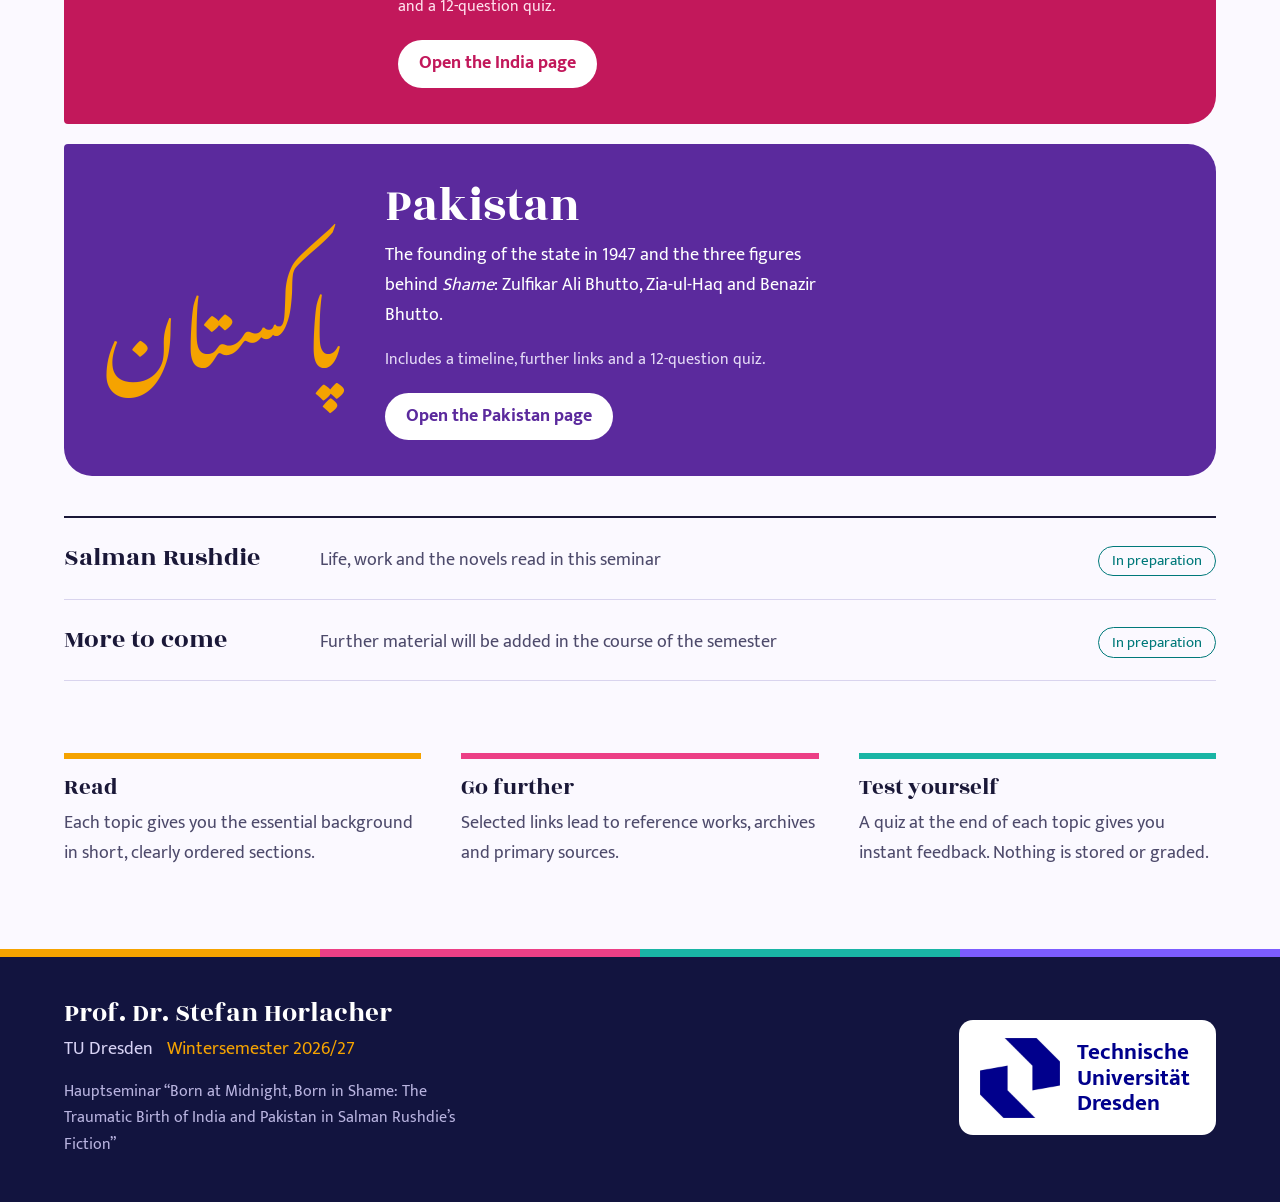
<file: index(7).html>
<!DOCTYPE html>
<html lang="en">
<head>
<meta charset="utf-8">
<meta name="viewport" content="width=device-width, initial-scale=1">
<title>Born at Midnight, Born in Shame – Seminar Companion</title>
<meta name="description" content="Background material, further links and quizzes for the Hauptseminar on Salman Rushdie's fiction, Prof. Dr. Stefan Horlacher, TU Dresden, Wintersemester 2026/27.">
<link rel="preconnect" href="https://fonts.googleapis.com">
<link rel="preconnect" href="https://fonts.gstatic.com" crossorigin>
<link href="https://fonts.googleapis.com/css2?family=Mukta:wght@400;500;700&family=Rozha+One&family=Noto+Nastaliq+Urdu&display=swap" rel="stylesheet">
<link rel="stylesheet" href="style.css?v=4">
<style>
  .hero-grid {
    display: grid; grid-template-columns: 1fr auto; gap: 2rem; align-items: center;
    padding: 2.5rem 0 4.5rem;
  }
  .hero h1 { font-size: clamp(2.6rem, 6.4vw, 5.2rem); letter-spacing: -0.01em; }
  .hero h1 .l2 { color: var(--marigold); display: block; }
  .hero .sub {
    font-size: clamp(1.2rem, 2.2vw, 1.5rem); line-height: 1.4; margin: 1.5rem 0 0; max-width: 34ch; color: #ebe8ff;
  }
  .hero .kind { margin: 1.75rem 0 0; color: #d7d3f5; }

  .clock { width: 12.5rem; justify-self: end; align-self: start; margin-top: 0.5rem; }
  .clock .hand, .clock .spin, .clock #petals { transform-origin: 150px 150px; }
  /* One loop = the last quarter of an hour before midnight, then the stroke of twelve */
  .clock .spin { animation: spin 80s linear infinite; }
  .clock #petals { animation: bloom 12s ease-in-out infinite; }
  .clock .minute { animation: run-m 12s linear infinite; }
  .clock .hour { animation: run-h 12s linear infinite; }
  .clock .second { animation: run-s 12s linear infinite; }
  .clock .d14 { opacity: 0; animation: d14 12s linear infinite; }
  .clock .d15 { animation: d15 12s linear infinite; }
  .clock .hub { transform-origin: 150px 150px; animation: hub 12s ease-out infinite; }
  @keyframes spin { to { transform: rotate(360deg); } }
  @keyframes run-m { 0% { transform: rotate(-90deg); } 75%, 100% { transform: rotate(0); } }
  @keyframes run-h { 0% { transform: rotate(-7.5deg); } 75%, 100% { transform: rotate(0); } }
  @keyframes run-s { 0% { transform: rotate(-1440deg); } 75%, 100% { transform: rotate(0); } }
  @keyframes bloom {
    0%, 73% { transform: scale(0.8); opacity: 0.45; }
    79% { transform: scale(1.07); opacity: 1; }
    83%, 95% { transform: scale(1); opacity: 1; }
    100% { transform: scale(0.8); opacity: 0.45; }
  }
  @keyframes hub { 0%, 74% { transform: scale(1); } 79% { transform: scale(1.9); } 86%, 100% { transform: scale(1); } }
  @keyframes d14 { 0%, 74% { opacity: 1; } 76%, 100% { opacity: 0; } }
  @keyframes d15 { 0%, 74% { opacity: 0; } 77%, 97% { opacity: 1; } 100% { opacity: 0; }
  }

  .midnight-words {
    display: flex; flex-wrap: wrap; gap: 0.5rem 2.5rem; align-items: baseline;
    border-top: 1px solid rgba(255,255,255,0.2); padding: 1.25rem 0 1.5rem; color: #d7d3f5; font-size: 1rem;
  }
  .midnight-words .w { font-size: 1.7rem; color: #fff; margin-right: 0.5rem; }
  .midnight-words .hi { font-family: var(--display); }
  .midnight-words .ur { font-family: "Noto Nastaliq Urdu", "Noto Naskh Arabic", serif; font-size: 1.4rem; }

  main { padding-top: 4rem; }
  .lead { font-size: 1.3rem; line-height: 1.5; max-width: 60ch; margin: 0 0 3rem; }

  h2 { font-size: clamp(1.8rem, 3.4vw, 2.5rem); margin-bottom: 1.5rem; }

  /* The open topic: one large panel */
  .feature {
    display: grid; grid-template-columns: auto 1fr; gap: 0 2.5rem; align-items: center;
    background: var(--rani); color: #fff; text-decoration: none;
    border-radius: 28px 28px 28px 4px; padding: 2.25rem 2.5rem; position: relative; overflow: hidden;
    transition: background 0.2s;
  }
  .feature:hover { background: #a9124d; color: #fff; }
  .feature .deva { font-family: var(--display); font-size: clamp(4.5rem, 12vw, 8.5rem); line-height: 1; color: var(--marigold); }
  .feature h3 { font-size: clamp(2rem, 4vw, 3rem); }
  .feature p { margin: 0.5rem 0 0; max-width: 46ch; }
  .feature .contents { margin-top: 1rem; font-size: 1rem; color: #ffe1ee; }
  .feature .open {
    display: inline-block; margin-top: 1.25rem; background: #fff; color: var(--rani);
    font-weight: 700; padding: 0.55rem 1.3rem; border-radius: 999px;
  }

  .feature.plan { background: var(--peacock); border-radius: 28px 28px 4px 28px; }
  .feature.plan:hover { background: #005f60; }
  .feature.plan .deva { color: #fff; }
  .feature.plan .contents { color: #d4f3ef; }
  .feature.plan .open { color: var(--peacock); }
  h2.second { margin-top: 3.5rem; }
  .feature + .feature { margin-top: 1.25rem; }
  .feature.pak { background: var(--violet); border-radius: 4px 28px 28px 28px; }
  .feature.pak:hover { background: #47207c; }
  .feature.pak .deva.ur { font-family: "Noto Nastaliq Urdu", "Noto Naskh Arabic", serif; font-size: clamp(3rem, 8vw, 5.5rem); line-height: 2; color: var(--marigold); }
  .feature.pak .contents { color: #e6dcf7; }
  .feature.pak .open { color: var(--violet); }

  /* Topics still to come: a quiet list */
  .upcoming { list-style: none; margin: 2.5rem 0 0; padding: 0; border-top: 2px solid var(--ink); }
  .upcoming li {
    display: grid; grid-template-columns: 14rem 1fr auto; gap: 1rem 2rem; align-items: baseline;
    padding: 1.2rem 0; border-bottom: 1px solid var(--line);
  }
  .upcoming .name { font-family: var(--display); font-size: 1.6rem; }
  .upcoming .what { color: var(--ink-soft); }
  .upcoming .status {
    font-size: 0.95rem; color: var(--peacock); border: 1.5px solid var(--peacock);
    border-radius: 999px; padding: 0.1rem 0.8rem; white-space: nowrap;
  }

  .how { margin-top: 4.5rem; display: grid; grid-template-columns: repeat(3, 1fr); gap: 2.5rem; }
  .how h3 { font-size: 1.45rem; margin-bottom: 0.5rem; }
  .how p { margin: 0; color: var(--ink-soft); }
  .how div { border-top: 6px solid var(--c); padding-top: 1rem; }

  @media (max-width: 52rem) {
    .hero-grid { grid-template-columns: 1fr; padding-bottom: 3rem; }
    .clock { width: 9rem; order: -1; justify-self: start; }
    .feature { grid-template-columns: 1fr; padding: 1.75rem 1.5rem; }
    .upcoming li { grid-template-columns: 1fr; gap: 0.25rem; }
    .upcoming .status { justify-self: start; margin-top: 0.4rem; }
    .how { grid-template-columns: 1fr; gap: 1.75rem; }
  }
</style>
</head>
<body>
<a class="skip" href="#main">Skip to content</a>
<div class="band"></div>

<header class="hero">
  <div class="wrap">
    <div class="topline">
      <span>Hauptseminar, Wintersemester 2026/27</span>
      <span>Prof. Dr. Stefan Horlacher, TU Dresden</span>
    </div>

    <div class="hero-grid">
      <div>
        <h1>Born at Midnight, <span class="l2">Born in Shame</span></h1>
        <p class="sub">The Traumatic Birth of India and Pakistan in Salman Rushdie’s Fiction</p>
        <p class="kind">Seminar companion: background knowledge, further links and a quiz for each topic.</p>
      </div>

      <!-- Clock: runs up to midnight, 14/15 August 1947, in a 12-second loop -->
      <svg class="clock" viewBox="0 0 300 300" role="img" aria-label="A clock running up to midnight on 14 August 1947; at the stroke of twelve a ring of marigold petals opens and the date changes to 15 August">
        <g class="spin"><g id="petals"></g></g>
        <circle cx="150" cy="150" r="104" fill="#12143f" stroke="#fff" stroke-opacity=".25"/>
        <g id="ticks" stroke="#fff" stroke-linecap="round"></g>
        <text class="d14" x="150" y="214" text-anchor="middle" fill="#d7d3f5" font-family="Mukta, sans-serif" font-size="17">14 August 1947</text>
        <text class="d15" x="150" y="214" text-anchor="middle" fill="#f5a300" font-family="Mukta, sans-serif" font-weight="700" font-size="17">15 August 1947</text>
        <line class="hand hour" x1="150" y1="150" x2="150" y2="96" stroke="#f5a300" stroke-width="8" stroke-linecap="round"/>
        <line class="hand minute" x1="150" y1="150" x2="150" y2="66" stroke="#fff" stroke-width="5" stroke-linecap="round"/>
        <line class="hand second" x1="150" y1="168" x2="150" y2="60" stroke="#ec3f86" stroke-width="2" stroke-linecap="round"/>
        <circle class="hub" cx="150" cy="150" r="7" fill="#ec3f86"/>
      </svg>
    </div>

    <div class="midnight-words">
      <span><span class="w hi" lang="hi">आधी रात</span> <i>ādhī rāt</i>, “midnight” in Hindi</span>
      <span><span class="w ur" lang="ur" dir="rtl">آدھی رات</span> <i>ādhī rāt</i>, “midnight” in Urdu</span>
    </div>
  </div>
</header>

<main id="main" class="wrap">
  <p class="lead">Two states came into being at midnight on 14/15 August 1947. These pages collect the historical, political and cultural background you need for reading Rushdie’s novels, with links for going further and a short quiz to check what has stuck.</p>

  <h2>The seminar</h2>

  <a class="feature plan" href="seminar.html">
    <span class="deva" lang="sa" aria-hidden="true">कथा</span>
    <div>
      <h3>Course plan and topics</h3>
      <p>The dates, the documentary to watch beforehand, and the sixteen topics for presentations and essays, each with questions to think with.</p>
      <p class="contents">Sessions on 22 October, 5 November and 10 December; weekend seminar on 23 and 24 January.</p>
      <span class="open">Open the course plan</span>
    </div>
  </a>

  <h2 class="second">Background topics</h2>

  <a class="feature" href="india.html">
    <span class="deva" lang="hi" aria-hidden="true">भारत</span>
    <div>
      <h3>India</h3>
      <p>From the Indus Civilization to the assassination of Indira Gandhi: state, languages, religion, caste, family, and the republic after 1947.</p>
      <p class="contents">Includes a section on Bangladesh, a timeline, further links and a 12-question quiz.</p>
      <span class="open">Open the India page</span>
    </div>
  </a>

  <a class="feature pak" href="pakistan.html">
    <span class="deva ur" lang="ur" dir="rtl" aria-hidden="true">پاکستان</span>
    <div>
      <h3>Pakistan</h3>
      <p>The founding of the state in 1947 and the three figures behind <i>Shame</i>: Zulfikar Ali Bhutto, Zia-ul-Haq and Benazir Bhutto.</p>
      <p class="contents">Includes a timeline, further links and a 12-question quiz.</p>
      <span class="open">Open the Pakistan page</span>
    </div>
  </a>

  <ul class="upcoming">
    <li>
      <span class="name">Salman Rushdie</span>
      <span class="what">Life, work and the novels read in this seminar</span>
      <span class="status">In preparation</span>
    </li>
    <li>
      <span class="name">More to come</span>
      <span class="what">Further material will be added in the course of the semester</span>
      <span class="status">In preparation</span>
    </li>
  </ul>

  <section class="how" aria-label="How to use these pages">
    <div style="--c: var(--marigold)">
      <h3>Read</h3>
      <p>Each topic gives you the essential background in short, clearly ordered sections.</p>
    </div>
    <div style="--c: var(--rani-bright)">
      <h3>Go further</h3>
      <p>Selected links lead to reference works, archives and primary sources.</p>
    </div>
    <div style="--c: var(--peacock-bright)">
      <h3>Test yourself</h3>
      <p>A quiz at the end of each topic gives you instant feedback. Nothing is stored or graded.</p>
    </div>
  </section>
</main>

<footer class="site-footer">
  <div class="band"></div>
  <div class="wrap inner">
    <div>
      <div class="who">Prof. Dr. Stefan Horlacher</div>
      <p>TU Dresden <span class="term">Wintersemester 2026/27</span></p>
      <p class="seminar">Hauptseminar “Born at Midnight, Born in Shame: The Traumatic Birth of India and Pakistan in Salman Rushdie’s Fiction”</p>
    </div>
    <div class="tu-logo"><img src="tud-logo-mark.png" alt="" width="80" height="80"><span>Technische<br>Universität<br>Dresden</span></div>
  </div>
</footer>

<script>
  // Marigold petal ring and clock ticks
  (function () {
    var ns = "http://www.w3.org/2000/svg";
    var petals = document.getElementById("petals");
    var colours = ["#f5a300", "#ec3f86", "#f5a300", "#19b5a5"];
    for (var i = 0; i < 24; i++) {
      var e = document.createElementNS(ns, "ellipse");
      e.setAttribute("cx", 150); e.setAttribute("cy", 26);
      e.setAttribute("rx", 13); e.setAttribute("ry", 24);
      e.setAttribute("fill", colours[i % 4]);
      e.setAttribute("transform", "rotate(" + i * 15 + " 150 150)");
      petals.appendChild(e);
    }
    var ticks = document.getElementById("ticks");
    for (var j = 0; j < 12; j++) {
      var l = document.createElementNS(ns, "line");
      l.setAttribute("x1", 150); l.setAttribute("x2", 150);
      l.setAttribute("y1", 56); l.setAttribute("y2", j % 3 === 0 ? 70 : 63);
      l.setAttribute("stroke-width", j % 3 === 0 ? 3 : 1.5);
      l.setAttribute("stroke-opacity", j % 3 === 0 ? 1 : 0.6);
      l.setAttribute("transform", "rotate(" + j * 30 + " 150 150)");
      ticks.appendChild(l);
    }
  })();
</script>
</body>
</html>
</file>
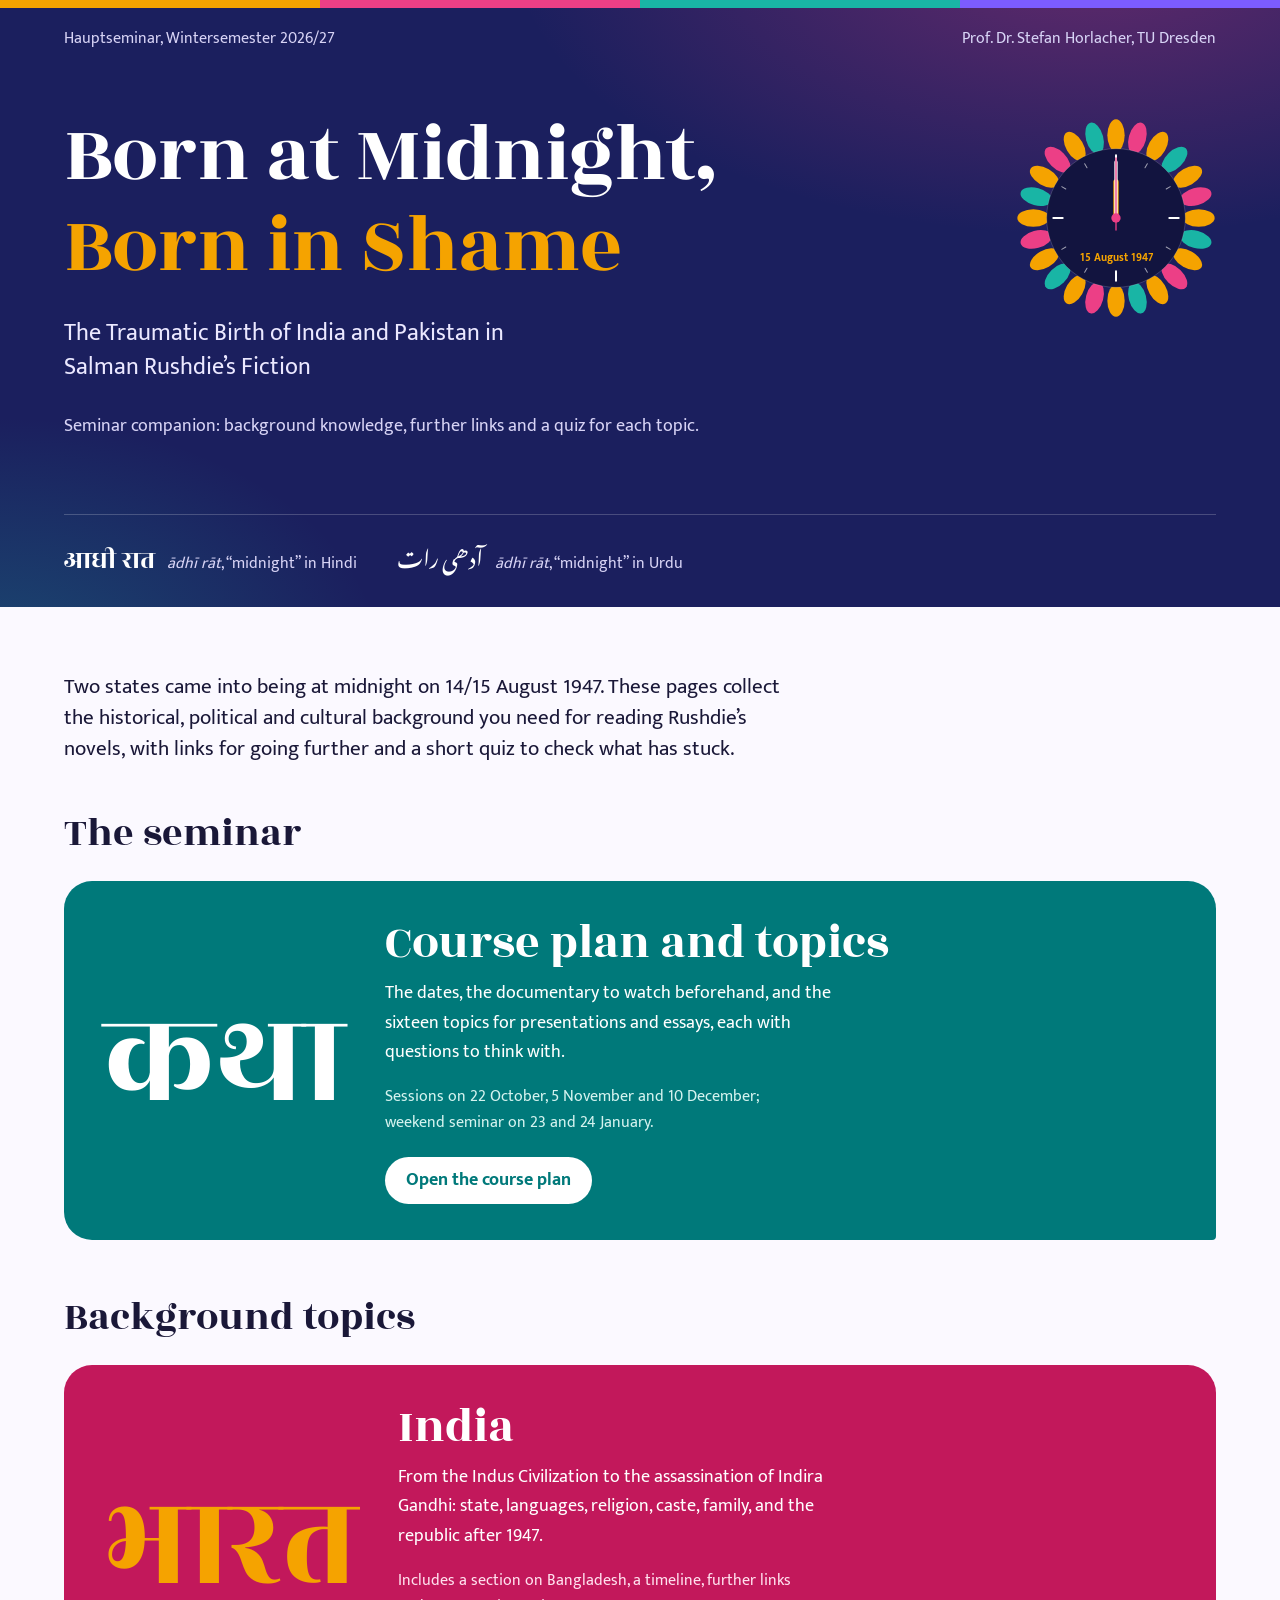
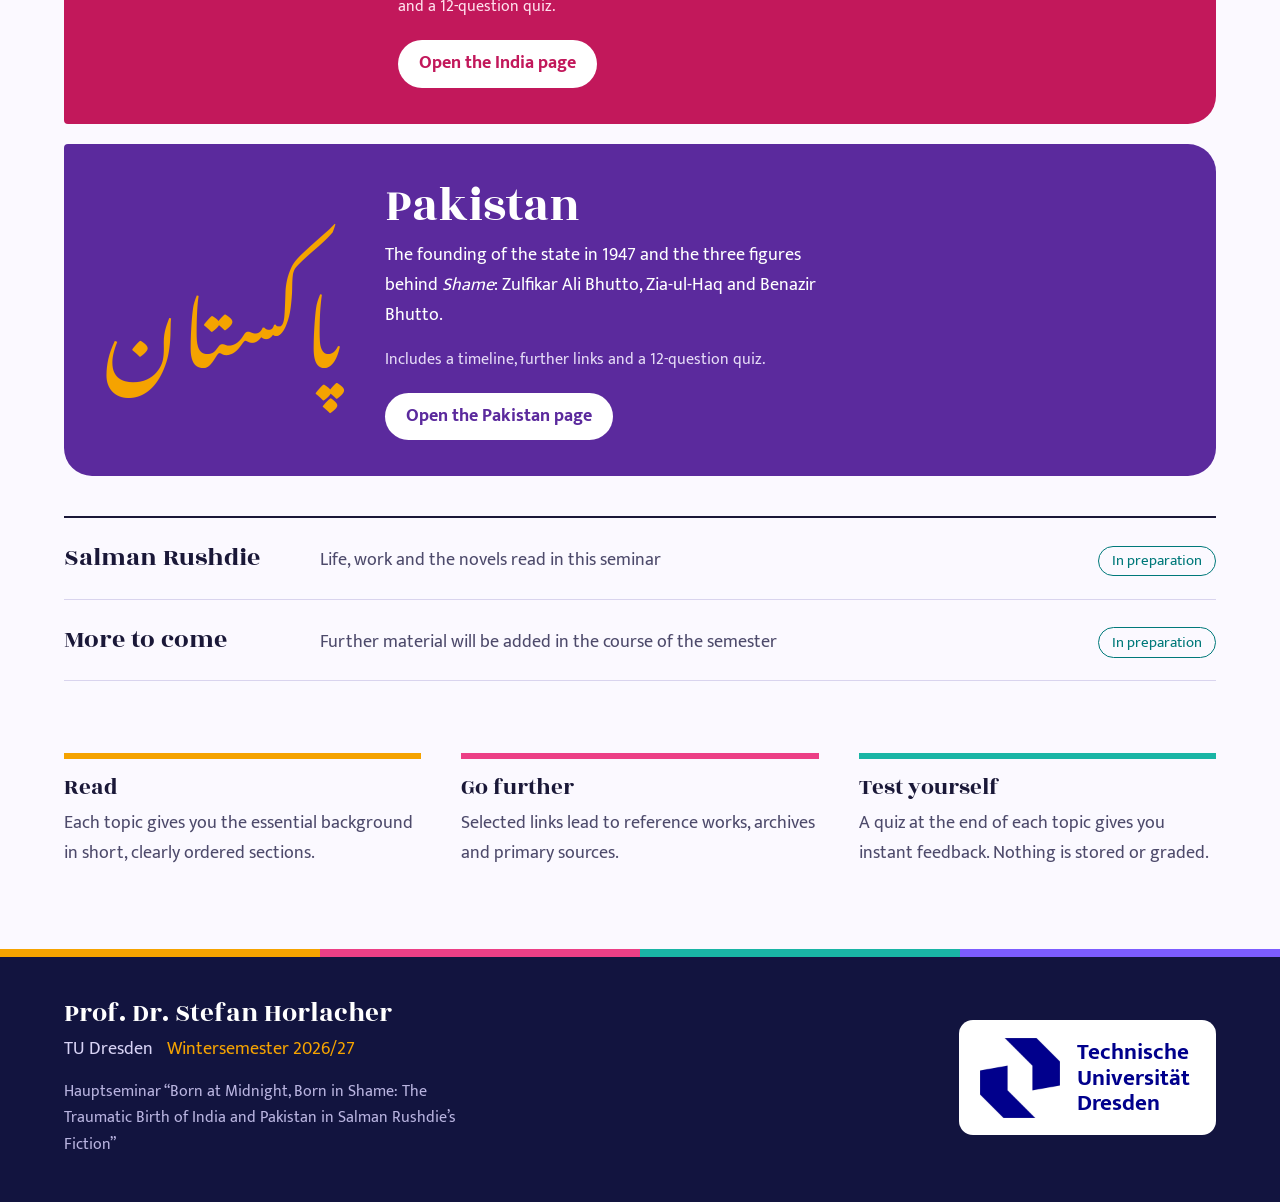
<file: index(8).html>
<!DOCTYPE html>
<html lang="en">
<head>
<meta charset="utf-8">
<meta name="viewport" content="width=device-width, initial-scale=1">
<title>Born at Midnight, Born in Shame – Seminar Companion</title>
<meta name="description" content="Background material, further links and quizzes for the Hauptseminar on Salman Rushdie's fiction, Prof. Dr. Stefan Horlacher, TU Dresden, Wintersemester 2026/27.">
<link rel="preconnect" href="https://fonts.googleapis.com">
<link rel="preconnect" href="https://fonts.gstatic.com" crossorigin>
<link href="https://fonts.googleapis.com/css2?family=Mukta:wght@400;500;700&family=Rozha+One&family=Noto+Nastaliq+Urdu&display=swap" rel="stylesheet">
<link rel="stylesheet" href="style.css?v=5">
<style>
  .hero-grid {
    display: grid; grid-template-columns: 1fr auto; gap: 2rem; align-items: center;
    padding: 2.5rem 0 4.5rem;
  }
  .hero h1 { font-size: clamp(2.6rem, 6.4vw, 5.2rem); letter-spacing: -0.01em; }
  .hero h1 .l2 { color: var(--marigold); display: block; }
  .hero .sub {
    font-size: clamp(1.2rem, 2.2vw, 1.5rem); line-height: 1.4; margin: 1.5rem 0 0; max-width: 34ch; color: #ebe8ff;
  }
  .hero .kind { margin: 1.75rem 0 0; color: #d7d3f5; }

  .clock { width: 12.5rem; justify-self: end; align-self: start; margin-top: 0.5rem; }
  .clock .hand, .clock .spin, .clock #petals { transform-origin: 150px 150px; }
  /* One loop = the last quarter of an hour before midnight, then the stroke of twelve */
  .clock .spin { animation: spin 80s linear infinite; }
  .clock #petals { animation: bloom 12s ease-in-out infinite; }
  .clock .minute { animation: run-m 12s linear infinite; }
  .clock .hour { animation: run-h 12s linear infinite; }
  .clock .second { animation: run-s 12s linear infinite; }
  .clock .d14 { opacity: 0; animation: d14 12s linear infinite; }
  .clock .d15 { animation: d15 12s linear infinite; }
  .clock .hub { transform-origin: 150px 150px; animation: hub 12s ease-out infinite; }
  @keyframes spin { to { transform: rotate(360deg); } }
  @keyframes run-m { 0% { transform: rotate(-90deg); } 75%, 100% { transform: rotate(0); } }
  @keyframes run-h { 0% { transform: rotate(-7.5deg); } 75%, 100% { transform: rotate(0); } }
  @keyframes run-s { 0% { transform: rotate(-1440deg); } 75%, 100% { transform: rotate(0); } }
  @keyframes bloom {
    0%, 73% { transform: scale(0.8); opacity: 0.45; }
    79% { transform: scale(1.07); opacity: 1; }
    83%, 95% { transform: scale(1); opacity: 1; }
    100% { transform: scale(0.8); opacity: 0.45; }
  }
  @keyframes hub { 0%, 74% { transform: scale(1); } 79% { transform: scale(1.9); } 86%, 100% { transform: scale(1); } }
  @keyframes d14 { 0%, 74% { opacity: 1; } 76%, 100% { opacity: 0; } }
  @keyframes d15 { 0%, 74% { opacity: 0; } 77%, 97% { opacity: 1; } 100% { opacity: 0; }
  }

  .midnight-words {
    display: flex; flex-wrap: wrap; gap: 0.5rem 2.5rem; align-items: baseline;
    border-top: 1px solid rgba(255,255,255,0.2); padding: 1.25rem 0 1.5rem; color: #d7d3f5; font-size: 1rem;
  }
  .midnight-words .w { font-size: 1.7rem; color: #fff; margin-right: 0.5rem; }
  .midnight-words .hi { font-family: var(--display); }
  .midnight-words .ur { font-family: "Noto Nastaliq Urdu", "Noto Naskh Arabic", serif; font-size: 1.4rem; }

  main { padding-top: 4rem; }
  .lead { font-size: 1.3rem; line-height: 1.5; max-width: 60ch; margin: 0 0 3rem; }

  h2 { font-size: clamp(1.8rem, 3.4vw, 2.5rem); margin-bottom: 1.5rem; }

  /* The open topic: one large panel */
  .feature {
    display: grid; grid-template-columns: auto 1fr; gap: 0 2.5rem; align-items: center;
    background: var(--rani); color: #fff; text-decoration: none;
    border-radius: 28px 28px 28px 4px; padding: 2.25rem 2.5rem; position: relative; overflow: hidden;
    transition: background 0.2s;
  }
  .feature:hover { background: #a9124d; color: #fff; }
  .feature .deva { font-family: var(--display); font-size: clamp(4.5rem, 12vw, 8.5rem); line-height: 1; color: var(--marigold); }
  .feature h3 { font-size: clamp(2rem, 4vw, 3rem); }
  .feature p { margin: 0.5rem 0 0; max-width: 46ch; }
  .feature .contents { margin-top: 1rem; font-size: 1rem; color: #ffe1ee; }
  .feature .open {
    display: inline-block; margin-top: 1.25rem; background: #fff; color: var(--rani);
    font-weight: 700; padding: 0.55rem 1.3rem; border-radius: 999px;
  }

  .feature.plan { background: var(--peacock); border-radius: 28px 28px 4px 28px; }
  .feature.plan:hover { background: #005f60; }
  .feature.plan .deva { color: #fff; }
  .feature.plan .contents { color: #d4f3ef; }
  .feature.plan .open { color: var(--peacock); }
  h2.second { margin-top: 3.5rem; }
  .feature + .feature { margin-top: 1.25rem; }
  .feature.pak { background: var(--violet); border-radius: 4px 28px 28px 28px; }
  .feature.pak:hover { background: #47207c; }
  .feature.pak .deva.ur { font-family: "Noto Nastaliq Urdu", "Noto Naskh Arabic", serif; font-size: clamp(3rem, 8vw, 5.5rem); line-height: 2; color: var(--marigold); }
  .feature.pak .contents { color: #e6dcf7; }
  .feature.pak .open { color: var(--violet); }

  /* Topics still to come: a quiet list */
  .upcoming { list-style: none; margin: 2.5rem 0 0; padding: 0; border-top: 2px solid var(--ink); }
  .upcoming li {
    display: grid; grid-template-columns: 14rem 1fr auto; gap: 1rem 2rem; align-items: baseline;
    padding: 1.2rem 0; border-bottom: 1px solid var(--line);
  }
  .upcoming .name { font-family: var(--display); font-size: 1.6rem; }
  .upcoming .what { color: var(--ink-soft); }
  .upcoming .status {
    font-size: 0.95rem; color: var(--peacock); border: 1.5px solid var(--peacock);
    border-radius: 999px; padding: 0.1rem 0.8rem; white-space: nowrap;
  }

  .how { margin-top: 4.5rem; display: grid; grid-template-columns: repeat(3, 1fr); gap: 2.5rem; }
  .how h3 { font-size: 1.45rem; margin-bottom: 0.5rem; }
  .how p { margin: 0; color: var(--ink-soft); }
  .how div { border-top: 6px solid var(--c); padding-top: 1rem; }

  @media (max-width: 52rem) {
    .hero-grid { grid-template-columns: 1fr; padding-bottom: 3rem; }
    .clock { width: 9rem; order: -1; justify-self: start; }
    .feature { grid-template-columns: 1fr; padding: 1.75rem 1.5rem; }
    .upcoming li { grid-template-columns: 1fr; gap: 0.25rem; }
    .upcoming .status { justify-self: start; margin-top: 0.4rem; }
    .how { grid-template-columns: 1fr; gap: 1.75rem; }
  }
</style>
</head>
<body>
<a class="skip" href="#main">Skip to content</a>
<div class="band"></div>

<header class="hero">
  <div class="wrap">
    <div class="topline">
      <span>Hauptseminar, Wintersemester 2026/27</span>
      <span>Prof. Dr. Stefan Horlacher, TU Dresden</span>
    </div>

    <div class="hero-grid">
      <div>
        <h1>Born at Midnight, <span class="l2">Born in Shame</span></h1>
        <p class="sub">The Traumatic Birth of India and Pakistan in Salman Rushdie’s Fiction</p>
        <p class="kind">Seminar companion: background knowledge, further links and a quiz for each topic.</p>
      </div>

      <!-- Clock: runs up to midnight, 14/15 August 1947, in a 12-second loop -->
      <svg class="clock" viewBox="0 0 300 300" role="img" aria-label="A clock running up to midnight on 14 August 1947; at the stroke of twelve a ring of marigold petals opens and the date changes to 15 August">
        <g class="spin"><g id="petals"></g></g>
        <circle cx="150" cy="150" r="104" fill="#12143f" stroke="#fff" stroke-opacity=".25"/>
        <g id="ticks" stroke="#fff" stroke-linecap="round"></g>
        <text class="d14" x="150" y="214" text-anchor="middle" fill="#d7d3f5" font-family="Mukta, sans-serif" font-size="17">14 August 1947</text>
        <text class="d15" x="150" y="214" text-anchor="middle" fill="#f5a300" font-family="Mukta, sans-serif" font-weight="700" font-size="17">15 August 1947</text>
        <line class="hand hour" x1="150" y1="150" x2="150" y2="96" stroke="#f5a300" stroke-width="8" stroke-linecap="round"/>
        <line class="hand minute" x1="150" y1="150" x2="150" y2="66" stroke="#fff" stroke-width="5" stroke-linecap="round"/>
        <line class="hand second" x1="150" y1="168" x2="150" y2="60" stroke="#ec3f86" stroke-width="2" stroke-linecap="round"/>
        <circle class="hub" cx="150" cy="150" r="7" fill="#ec3f86"/>
      </svg>
    </div>

    <div class="midnight-words">
      <span><span class="w hi" lang="hi">आधी रात</span> <i>ādhī rāt</i>, “midnight” in Hindi</span>
      <span><span class="w ur" lang="ur" dir="rtl">آدھی رات</span> <i>ādhī rāt</i>, “midnight” in Urdu</span>
    </div>
  </div>
</header>

<main id="main" class="wrap">
  <p class="lead">Two states came into being at midnight on 14/15 August 1947. These pages collect the historical, political and cultural background you need for reading Rushdie’s novels, with links for going further and a short quiz to check what has stuck.</p>

  <h2>The seminar</h2>

  <a class="feature plan" href="seminar.html">
    <span class="deva" lang="sa" aria-hidden="true">कथा</span>
    <div>
      <h3>Course plan and topics</h3>
      <p>The dates, the documentary to watch beforehand, and the sixteen topics for presentations and essays, each with questions to think with.</p>
      <p class="contents">Sessions on 22 October, 5 November and 10 December; weekend seminar on 23 and 24 January.</p>
      <span class="open">Open the course plan</span>
    </div>
  </a>

  <h2 class="second">Background topics</h2>

  <a class="feature" href="india.html">
    <span class="deva" lang="hi" aria-hidden="true">भारत</span>
    <div>
      <h3>India</h3>
      <p>From the Indus Civilization to the assassination of Indira Gandhi: state, languages, religion, caste, family, and the republic after 1947.</p>
      <p class="contents">Includes a section on Bangladesh, a timeline, further links and a 12-question quiz.</p>
      <span class="open">Open the India page</span>
    </div>
  </a>

  <a class="feature pak" href="pakistan.html">
    <span class="deva ur" lang="ur" dir="rtl" aria-hidden="true">پاکستان</span>
    <div>
      <h3>Pakistan</h3>
      <p>The founding of the state in 1947 and the three figures behind <i>Shame</i>: Zulfikar Ali Bhutto, Zia-ul-Haq and Benazir Bhutto.</p>
      <p class="contents">Includes a timeline, further links and a 12-question quiz.</p>
      <span class="open">Open the Pakistan page</span>
    </div>
  </a>

  <ul class="upcoming">
    <li>
      <span class="name">Salman Rushdie</span>
      <span class="what">Life, work and the novels read in this seminar</span>
      <span class="status">In preparation</span>
    </li>
    <li>
      <span class="name">More to come</span>
      <span class="what">Further material will be added in the course of the semester</span>
      <span class="status">In preparation</span>
    </li>
  </ul>

  <section class="how" aria-label="How to use these pages">
    <div style="--c: var(--marigold)">
      <h3>Read</h3>
      <p>Each topic gives you the essential background in short, clearly ordered sections.</p>
    </div>
    <div style="--c: var(--rani-bright)">
      <h3>Go further</h3>
      <p>Selected links lead to reference works, archives and primary sources.</p>
    </div>
    <div style="--c: var(--peacock-bright)">
      <h3>Test yourself</h3>
      <p>A quiz at the end of each topic gives you instant feedback. Nothing is stored or graded.</p>
    </div>
  </section>
</main>

<footer class="site-footer">
  <div class="band"></div>
  <div class="wrap inner">
    <div>
      <div class="who">Prof. Dr. Stefan Horlacher</div>
      <p>TU Dresden <span class="term">Wintersemester 2026/27</span></p>
      <p class="seminar">Hauptseminar “Born at Midnight, Born in Shame: The Traumatic Birth of India and Pakistan in Salman Rushdie’s Fiction”</p>
    </div>
    <div class="tu-logo"><img src="tud-logo-mark.png" alt="" width="80" height="80"><span>Technische<br>Universität<br>Dresden</span></div>
  </div>
</footer>

<script>
  // Marigold petal ring and clock ticks
  (function () {
    var ns = "http://www.w3.org/2000/svg";
    var petals = document.getElementById("petals");
    var colours = ["#f5a300", "#ec3f86", "#f5a300", "#19b5a5"];
    for (var i = 0; i < 24; i++) {
      var e = document.createElementNS(ns, "ellipse");
      e.setAttribute("cx", 150); e.setAttribute("cy", 26);
      e.setAttribute("rx", 13); e.setAttribute("ry", 24);
      e.setAttribute("fill", colours[i % 4]);
      e.setAttribute("transform", "rotate(" + i * 15 + " 150 150)");
      petals.appendChild(e);
    }
    var ticks = document.getElementById("ticks");
    for (var j = 0; j < 12; j++) {
      var l = document.createElementNS(ns, "line");
      l.setAttribute("x1", 150); l.setAttribute("x2", 150);
      l.setAttribute("y1", 56); l.setAttribute("y2", j % 3 === 0 ? 70 : 63);
      l.setAttribute("stroke-width", j % 3 === 0 ? 3 : 1.5);
      l.setAttribute("stroke-opacity", j % 3 === 0 ? 1 : 0.6);
      l.setAttribute("transform", "rotate(" + j * 30 + " 150 150)");
      ticks.appendChild(l);
    }
  })();
</script>
</body>
</html>
</file>
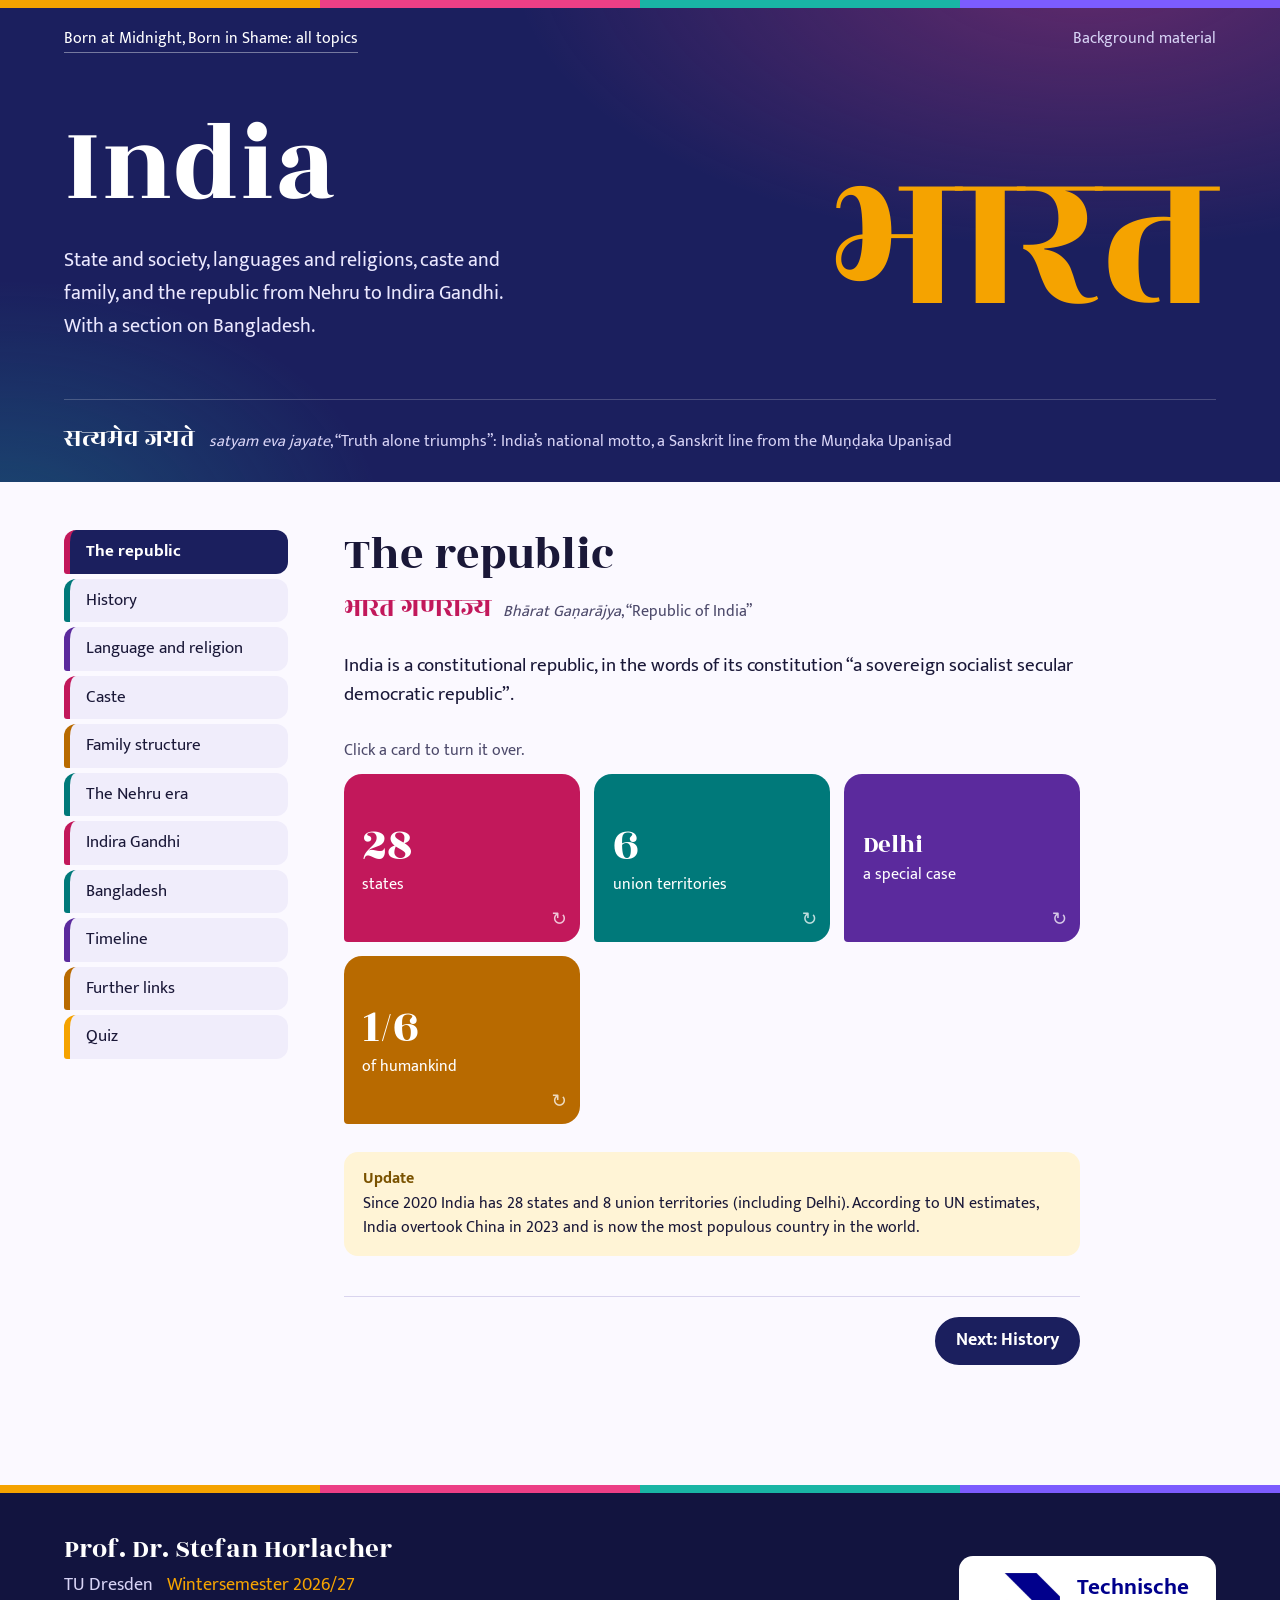
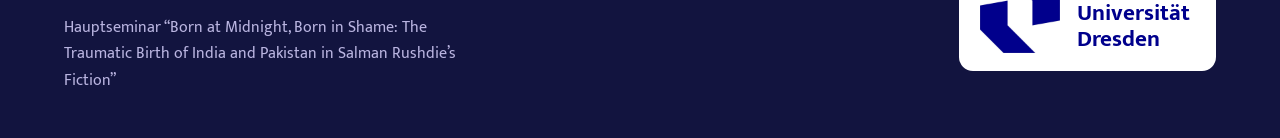
<file: india(1).html>
<!DOCTYPE html>
<html lang="en">
<head>
<meta charset="utf-8">
<meta name="viewport" content="width=device-width, initial-scale=1">
<title>India – Born at Midnight, Born in Shame</title>
<meta name="description" content="Background material on India and Bangladesh for the Hauptseminar on Salman Rushdie's fiction, Prof. Dr. Stefan Horlacher, TU Dresden.">
<link rel="preconnect" href="https://fonts.googleapis.com">
<link rel="preconnect" href="https://fonts.gstatic.com" crossorigin>
<link href="https://fonts.googleapis.com/css2?family=Mukta:wght@400;500;700&family=Rozha+One&family=Noto+Serif+Bengali:wght@600&display=swap" rel="stylesheet">
<link rel="stylesheet" href="style.css?v=3">
<style>
  .hero-india { display: grid; grid-template-columns: 1fr auto; gap: 1rem 3rem; align-items: end; padding: 2rem 0 3.5rem; }
  .hero-india h1 { font-size: clamp(3.5rem, 9vw, 7rem); }
  .hero-india .deva { font-family: var(--display); font-size: clamp(5rem, 17vw, 13rem); line-height: 0.95; color: var(--marigold); }
  .hero-india .intro { font-size: 1.25rem; max-width: 40ch; margin: 1rem 0 0; color: #ebe8ff; }
  .motto { border-top: 1px solid rgba(255,255,255,0.2); padding: 1.1rem 0 1.4rem; color: #d7d3f5; font-size: 1rem; }
  .motto .s { font-family: var(--display); font-size: 1.6rem; color: #fff; margin-right: 0.6rem; }

  .layout { display: grid; grid-template-columns: 14rem minmax(0, 46rem); gap: 3.5rem; padding-top: 3rem; align-items: start; scroll-margin-top: 0.5rem; }

  /* Tabs */
  .tabs { position: sticky; top: 1.25rem; font-size: 1.05rem; }
  .tabs ol { list-style: none; margin: 0; padding: 0; display: grid; gap: 0.3rem; }
  .tabs a {
    display: block; padding: 0.5rem 1rem; border-radius: 12px 12px 12px 3px;
    color: var(--ink); text-decoration: none; background: var(--wash);
    border-left: 6px solid var(--c, var(--rani)); transition: background 0.15s, color 0.15s;
  }
  .tabs a:hover { background: #e3defa; }
  .tabs a[aria-current="true"] { background: var(--midnight); color: #fff; font-weight: 700; }

  main { min-height: 32rem; }
  section { padding-bottom: 2.5rem; scroll-margin-top: 1.5rem; }
  .tabbed main > section { display: none; }
  .tabbed main > section.active { display: block; animation: panel 0.35s ease-out; }
  @keyframes panel { from { opacity: 0; transform: translateY(8px); } to { opacity: 1; transform: none; } }

  section > header { margin-bottom: 1.5rem; }
  section h2 { font-size: clamp(2rem, 4.2vw, 2.9rem); }
  section h3 { font-size: 1.6rem; margin: 2.25rem 0 0.75rem; }

  /* Sanskrit / Hindi keyword that belongs to each section */
  .word { display: flex; flex-wrap: wrap; align-items: baseline; gap: 0.2rem 0.75rem; margin: 0.5rem 0 0; color: var(--ink-soft); font-size: 1rem; }
  .word .s { font-family: var(--display); font-size: 1.75rem; line-height: 1.3; color: var(--accent); }
  .word .bn { font-family: "Noto Serif Bengali", var(--display); font-weight: 600; }

  .lead-in { font-size: 1.2rem; line-height: 1.55; margin: 0 0 1rem; }

  .points { list-style: none; margin: 0; padding: 0; }
  .points > li { position: relative; padding-left: 1.6rem; margin-bottom: 1rem; }
  .points > li::before {
    content: ""; position: absolute; left: 0; top: 0.62em; width: 0.6rem; height: 0.6rem;
    background: var(--accent); border-radius: 50% 50% 50% 0; transform: rotate(-45deg);
  }

  blockquote { margin: 1.5rem 0; padding: 0 0 0 1.5rem; border-left: 6px solid var(--marigold); font-family: var(--display); font-size: 1.7rem; line-height: 1.25; }
  blockquote footer { font-family: var(--body); font-size: 1rem; color: var(--ink-soft); margin-top: 0.5rem; }

  .note { border-radius: 14px; padding: 0.9rem 1.2rem; margin: 1.25rem 0; font-size: 1rem; line-height: 1.55; }
  .note b { display: block; }
  .note.update { background: #fff4d6; }
  .note.update b { color: #7a5200; }
  .note.novel { background: var(--midnight); color: #ebe8ff; }
  .note.novel b { color: var(--marigold); }

  /* Timeline */
  .timeline { list-style: none; margin: 0; padding: 0; border-left: 3px solid var(--midnight); }
  .timeline li { position: relative; display: grid; grid-template-columns: 8.5rem 1fr; gap: 1rem; padding: 0 0 1.4rem 1.5rem; align-items: baseline; }
  .timeline li::before { content: ""; position: absolute; left: -9px; top: 0.55rem; width: 15px; height: 15px; border-radius: 50%; background: var(--c, var(--rani)); border: 3px solid var(--paper); }
  .timeline .y { font-family: var(--display); font-size: 1.45rem; line-height: 1.2; color: var(--midnight); }

  /* Links */
  .links { list-style: none; margin: 0; padding: 0; }
  .links li { padding: 0.8rem 0; border-bottom: 1px solid var(--line); }
  .links a { font-weight: 700; }
  .links span { display: block; color: var(--ink-soft); font-size: 1rem; }

  /* Quiz */
  #quiz-body { background: var(--wash); border-radius: 28px 28px 28px 4px; padding: 2rem 2rem 2.25rem; }
  .q { border: 0; margin: 0 0 2rem; padding: 0; }
  .q legend { font-weight: 700; font-size: 1.2rem; line-height: 1.4; padding: 0; margin-bottom: 0.75rem; }
  .q legend .num { color: var(--peacock); }
  .opts { display: grid; gap: 0.5rem; }
  .opts button {
    font: inherit; text-align: left; cursor: pointer; color: var(--ink);
    background: #fff; border: 2px solid var(--line); border-radius: 12px; padding: 0.6rem 1rem;
    transition: border-color 0.15s, background 0.15s;
  }
  .opts button:hover:not(:disabled) { border-color: var(--midnight); }
  .opts button:disabled { cursor: default; color: var(--ink-soft); }
  .opts button.right { background: #d9f5ee; border-color: var(--peacock); color: var(--ink); font-weight: 700; }
  .opts button.wrong { background: #ffe0ec; border-color: var(--rani); color: var(--ink); }
  .opts button.right::after { content: "  ✓"; }
  .opts button.wrong::after { content: "  ✗"; }
  .why { margin: 0.75rem 0 0; font-size: 1rem; }
  .result { background: var(--midnight); color: #fff; border-radius: 16px; padding: 1.5rem; }
  .result .score { font-family: var(--display); font-size: 2.6rem; line-height: 1; color: var(--marigold); }
  .result p { margin: 0.5rem 0 1rem; }
  .result button { font: inherit; font-weight: 700; cursor: pointer; border: 0; border-radius: 999px; padding: 0.55rem 1.3rem; background: #fff; color: var(--midnight); }
  .progress { position: sticky; bottom: 0.75rem; margin-top: 1rem; display: inline-block; background: var(--midnight); color: #fff; border-radius: 999px; padding: 0.3rem 1rem; font-size: 1rem; }

  /* Previous / next at the foot of each tab */
  .pager { display: flex; justify-content: space-between; gap: 1rem; margin-top: 2.5rem; padding-top: 1.25rem; border-top: 1px solid var(--line); }
  .pager button {
    font: inherit; cursor: pointer; border: 2px solid var(--midnight); border-radius: 999px;
    padding: 0.45rem 1.2rem; background: none; color: var(--midnight); font-weight: 700;
  }
  .pager button.next { background: var(--midnight); color: #fff; margin-left: auto; }
  .pager button:hover { background: var(--rani); border-color: var(--rani); color: #fff; }

  @media (max-width: 60rem) {
    .layout { grid-template-columns: minmax(0, 1fr); gap: 1.75rem; padding-top: 0; }
    .tabs { position: sticky; top: 0; z-index: 5; background: var(--paper); margin-inline: -1rem; padding: 0.6rem 1rem; border-bottom: 1px solid var(--line); }
    .tabs ol { display: flex; gap: 0.4rem; overflow-x: auto; padding-bottom: 0.2rem; }
    .tabs a { white-space: nowrap; border-left-width: 0; border-bottom: 4px solid var(--c, var(--rani)); border-radius: 10px; padding: 0.3rem 0.85rem; }
    section, .layout { scroll-margin-top: 4.25rem; }
  }
  @media (max-width: 40rem) {
    .hero-india { grid-template-columns: 1fr; }
    .timeline li { grid-template-columns: 1fr; gap: 0; }
    #quiz-body { padding: 1.5rem 1.1rem 2rem; }
  }
</style>
</head>
<body>
<a class="skip" href="#main">Skip to content</a>
<div class="band"></div>

<header class="hero">
  <div class="wrap">
    <div class="topline">
      <a href="index.html">Born at Midnight, Born in Shame: all topics</a>
      <span>Background material</span>
    </div>
    <div class="hero-india">
      <div>
        <h1>India</h1>
        <p class="intro">State and society, languages and religions, caste and family, and the republic from Nehru to Indira Gandhi. With a section on Bangladesh.</p>
      </div>
      <div class="deva" lang="hi" aria-hidden="true">भारत</div>
    </div>
    <div class="motto">
      <span class="s" lang="sa">सत्यमेव जयते</span>
      <i>satyam eva jayate</i>, “Truth alone triumphs”: India’s national motto, a Sanskrit line from the Muṇḍaka Upaniṣad
    </div>
  </div>
</header>

<div class="wrap layout" id="top">
  <nav class="tabs" aria-label="Sections of this page">
    <ol>
      <li><a href="#overview" style="--c: var(--rani)">The republic</a></li>
      <li><a href="#history" style="--c: var(--peacock)">History</a></li>
      <li><a href="#language-religion" style="--c: var(--violet)">Language and religion</a></li>
      <li><a href="#caste" style="--c: var(--rani)">Caste</a></li>
      <li><a href="#family" style="--c: var(--amber)">Family structure</a></li>
      <li><a href="#nehru" style="--c: var(--peacock)">The Nehru era</a></li>
      <li><a href="#indira" style="--c: var(--rani)">Indira Gandhi</a></li>
      <li><a href="#bangladesh" style="--c: var(--peacock)">Bangladesh</a></li>
      <li><a href="#timeline" style="--c: var(--violet)">Timeline</a></li>
      <li><a href="#links" style="--c: var(--amber)">Further links</a></li>
      <li><a href="#quiz" style="--c: var(--marigold)">Quiz</a></li>
    </ol>
  </nav>

  <main id="main">

    <section id="overview" style="--accent: var(--rani)">
      <header>
        <h2>The republic</h2>
        <p class="word"><span class="s" lang="hi">भारत गणराज्य</span> <span><i>Bhārat Gaṇarājya</i>, “Republic of India”</span></p>
      </header>
      <p class="lead-in">India is a constitutional republic, in the words of its constitution “a sovereign socialist secular democratic republic”.</p>

      <p class="flip-hint">Click a card to turn it over.</p>
      <div class="flips">
        <button class="flip" type="button" style="--c: var(--rani)"><span class="inner">
          <span class="face front"><span class="num">28</span><span class="small">states</span></span>
          <span class="face back">India consists of 28 states, each with a substantial degree of control over its own affairs.</span>
        </span></button>
        <button class="flip" type="button" style="--c: var(--peacock)"><span class="inner">
          <span class="face front"><span class="num">6</span><span class="small">union territories</span></span>
          <span class="face back">In addition there are 6 less fully empowered union territories.</span>
        </span></button>
        <button class="flip" type="button" style="--c: var(--violet)"><span class="inner">
          <span class="face front"><span class="big">Delhi</span><span class="small">a special case</span></span>
          <span class="face back">Delhi forms the national capital territory.</span>
        </span></button>
        <button class="flip" type="button" style="--c: var(--amber)"><span class="inner">
          <span class="face front"><span class="num">1/6</span><span class="small">of humankind</span></span>
          <span class="face back">With more than one-sixth of the world’s total population, India is the second most populous country, after China.</span>
        </span></button>
      </div>

      <aside class="note update">
        <b>Update</b>
        Since 2020 India has 28 states and 8 union territories (including Delhi). According to UN estimates, India overtook China in 2023 and is now the most populous country in the world.
      </aside>
    </section>

    <section id="history" style="--accent: var(--peacock)">
      <header>
        <h2>History</h2>
        <p class="word"><span class="s" lang="sa">इतिहास</span> <span><i>itihāsa</i>, Sanskrit for “history”, literally “thus indeed it was”</span></p>
      </header>
      <ul class="points">
        <li>The Indus Civilization dominated the northwestern part of the subcontinent from about 2600 to 2000 BC. From that period on, India functioned as a virtually self-contained political and cultural arena, which gave rise to a distinctive tradition that was associated primarily with Hinduism.</li>
        <li>Direct administration by the British began in 1858 and effected a political and economic unification of the subcontinent, the legacy of which is also found in its parliamentary system of government.</li>
        <li>When British rule came to an end in 1947, the subcontinent was partitioned along religious lines into two separate countries: India, with a majority of Hindus, and Pakistan, with a majority of Muslims.</li>
        <li>The eastern portion of Pakistan gained independence as Bangladesh in 1971.</li>
      </ul>
      <aside class="note novel">
        <b>In Rushdie</b>
        Saleem Sinai, the narrator of <i>Midnight’s Children</i> (1981), is born in Bombay at the exact stroke of midnight on 15 August 1947, the moment of India’s independence.
      </aside>
    </section>

    <section id="language-religion" style="--accent: var(--violet)">
      <header>
        <h2>Language and religion</h2>
        <p class="word"><span class="s" lang="sa">भाषा</span> <span><i>bhāṣā</i>, “language”</span> <span class="s" lang="sa">धर्म</span> <span><i>dharma</i>, “religion, duty, order”</span></p>
      </header>
      <p class="lead-in">India remains one of the most ethnically diverse countries in the world. Apart from its many religions and sects, India is home to innumerable castes and tribes, as well as to more than a dozen major and hundreds of minor linguistic groups from several totally different language families.</p>

      <details class="acc" open>
        <summary>Hindi, Hindustani and the official languages</summary>
        <div class="body">
          <ul class="points">
            <li>Although Hindi was declared India’s official language, English continued to be a widely used lingua franca, especially by educated Indians in business and government.</li>
            <li>18 languages are recognized as official in the Indian constitution.</li>
            <li>The two major lingua francas in India are Hindustani and English.</li>
          </ul>
          <aside class="note update">
            <b>Update</b>
            The Eighth Schedule of the constitution now lists 22 languages (four were added in 2003).
          </aside>
        </div>
      </details>

      <details class="acc">
        <summary>The role of English</summary>
        <div class="body">
          <ul class="points">
            <li>English, a remnant of British colonial rule, is the most widely used lingua franca. It is, however, claimed as the mother tongue by only a small number of Indians and is spoken fluently by less than 5 percent of the population.</li>
            <li>English serves as the language linking the central government with the states, especially with those in which Hindi is not widely understood. English is also the principal language of commerce and the language of instruction in almost all the country’s prestigious universities and private schools. The English-language press remains highly influential; scholarly publication is predominantly in English (almost exclusively so in science).</li>
          </ul>
        </div>
      </details>

      <details class="acc">
        <summary>Religions</summary>
        <div class="body">
          <ul class="points">
            <li>Religious minorities still account for one-sixth of the population, and Muslims alone for more than one-ninth. Earnest attempts have been made to instill a spirit of nationhood in so varied a population, but tensions among neighbouring groups abound and not infrequently result in violence.</li>
            <li>Because religion forms a crucial aspect of identity for most Indians, much of India’s history can be understood through the interplay among its diverse religious groups, the most important being Hinduism, Jainism, Buddhism, and Sikhism.</li>
            <li>Roman Catholics form the largest single Christian group, especially on the western coast and in southern India.</li>
          </ul>
        </div>
      </details>
    </section>

    <section id="caste" style="--accent: var(--rani)">
      <header>
        <h2>Caste</h2>
        <p class="word"><span class="s" lang="sa">जाति</span> <span><i>jāti</i>, “birth”</span> <span class="s" lang="sa">वर्ण</span> <span><i>varṇa</i>, “colour, class”</span></p>
      </header>
      <ul class="points">
        <li>In South Asia the caste system has been a dominating aspect of social organization for thousands of years. A caste refers to a strictly regulated social community into which one is born.</li>
        <li>Some <i>jāti</i>s have occupational names, but the connection between caste and occupational specialization is limited. In general, a person is expected to marry someone within the same <i>jāti</i>, follow a particular set of rules for proper behaviour (in such matters as kinship, occupation, and diet), and interact with other <i>jāti</i>s according to the group’s position in the social hierarchy.</li>
        <li>In India virtually all nontribal Hindus and many adherents to other faiths (even Muslims, for whom caste is theoretically anathema) recognize their membership in one of these hereditary social communities. Among Hindus, <i>jāti</i>s are usually assigned to one of four large caste clusters, each of which has a traditional social function.</li>
      </ul>

      <p class="flip-hint">The four <i>varṇa</i>s in descending prestige, and the group placed outside them. Click a card to turn it over.</p>
      <div class="flips">
        <button class="flip" type="button" style="--c: var(--violet)"><span class="inner">
          <span class="face front"><span class="deva" lang="sa">ब्राह्मण</span><span class="big">Brahmans</span></span>
          <span class="face back">Priests, at the top of the social hierarchy.</span>
        </span></button>
        <button class="flip" type="button" style="--c: var(--rani)"><span class="inner">
          <span class="face front"><span class="deva" lang="sa">क्षत्रिय</span><span class="big">Kṣatriyas</span></span>
          <span class="face back">Kshatriyas: warriors.</span>
        </span></button>
        <button class="flip" type="button" style="--c: var(--amber)"><span class="inner">
          <span class="face front"><span class="deva" lang="sa">वैश्य</span><span class="big">Vaiśyas</span></span>
          <span class="face back">Vaishyas: originally peasants, but later merchants.</span>
        </span></button>
        <button class="flip" type="button" style="--c: var(--peacock)"><span class="inner">
          <span class="face front"><span class="deva" lang="sa">शूद्र</span><span class="big">Śūdras</span></span>
          <span class="face back">Shudras: serfs.</span>
        </span></button>
        <button class="flip" type="button" style="--c: var(--ink-soft)"><span class="inner">
          <span class="face front"><span class="deva" lang="sa">पञ्चम</span><span class="big">Panchamas</span></span>
          <span class="face back">The “fifth” group, theoretically excluded from the system; formerly called the untouchables, officially Scheduled Castes.</span>
        </span></button>
      </div>

      <details class="acc">
        <summary>“Purity” and “pollution”</summary>
        <div class="body">
          <ul class="points">
            <li>The particular <i>varṇa</i> in which a <i>jāti</i> is ranked depends in part on its relative level of “impurity,” determined by the group’s traditional contact with any of a number of “pollutants,” including blood, menstrual flow, saliva, dung, leather, dirt, and hair. Intercaste restrictions were established to prevent the relative “purity” of a particular <i>jāti</i> from being corrupted by the “pollution” of a lower caste.</li>
          </ul>
        </div>
      </details>

      <details class="acc">
        <summary>The Panchamas, or Scheduled Castes</summary>
        <div class="body">
          <ul class="points">
            <li>A fifth group, the Panchamas (from Sanskrit <i>panch</i>, “five”), theoretically were excluded from the system because their occupations and ways of life typically brought them in contact with such impurities. Formerly called the untouchables (because their touch, transmitting pollution, was avoided), they are now designated as Harijans (“Children of God,” a term popularized by Mahatma Gandhi) and, officially, Scheduled Castes. Those in Scheduled Castes, collectively accounting for nearly one-sixth of India’s total population, are generally landless and perform most of the agricultural labour, as well as a number of ritually polluting caste occupations (e.g., leatherwork).</li>
          </ul>
          <aside class="note update">
            <b>Update</b>
            Today many members of the Scheduled Castes reject the term “Harijan” as patronizing and call themselves Dalits (“the oppressed”).
          </aside>
        </div>
      </details>

      <details class="acc">
        <summary>Social support, dominant castes and “vote banks”</summary>
        <div class="body">
          <ul class="points">
            <li>While inherently nonegalitarian, <i>jāti</i>s provide Indians with social support and, at least in theory, a sense of having a secure and well-defined social and economic role. In most parts of India there is one or perhaps several dominant castes that own the majority of land, are politically most powerful, and set a cultural tone for a particular region.</li>
            <li>From the national down to the village level, the nexus between caste and politics assumes great importance. Those who seek to obtain and hold onto political power often look to particular <i>jāti</i>s as potential “vote banks.”</li>
          </ul>
        </div>
      </details>
    </section>

    <section id="family" style="--accent: var(--amber)">
      <header>
        <h2>Family structure</h2>
        <p class="word"><span class="s" lang="sa">कुटुम्ब</span> <span><i>kuṭumba</i>, “household, family”</span></p>
      </header>
      <p class="lead-in">For almost all Indians the family is the most important social unit.</p>

      <details class="acc" open>
        <summary>The extended family and marriage</summary>
        <div class="body">
          <ul class="points">
            <li>There is a strong preference for extended families, consisting of two or more married couples (often of more than a single generation), who share finances and a common kitchen. Marriage is virtually universal, and divorce rare. Almost all marriages are arranged by family elders on the basis of caste, degree of consanguinity, economic status, education (if any), and astrology. Brides traditionally move to their husband’s village. Among the elite, however, nonarranged “love marriages” are increasingly common.</li>
          </ul>
        </div>
      </details>

      <details class="acc">
        <summary>Men, women and the dowry</summary>
        <div class="body">
          <ul class="points">
            <li>The senior male typically is the recognized family head, and his wife is the person who regulates the tasks assigned to female family members. Males enjoy higher status than females; boys are often pampered while girls are relatively neglected. This is reflected in significantly different rates of mortality and morbidity between the sexes, allegedly in occasional female infanticide, and increasingly in the abortion of females following prenatal gender testing. This pattern of preference is largely connected to the institution of dowry, since the family’s obligation to provide a suitable dowry to the bride’s new family represents a major financial liability. Traditionally, women were expected to treat their husbands as if they were gods, and obedience of wives to husbands remains a strong social norm.</li>
          </ul>
        </div>
      </details>

      <details class="acc">
        <summary>Caste and the village as wider family</summary>
        <div class="body">
          <ul class="points">
            <li>Beyond the family the most important unit is the caste. Within a village all members of a single caste recognize a fictive kinship relation and a sense of mutual obligation, but ideas of fictive kinship extend also to the village as a whole. Thus, for example, a woman who marries and goes to another village never ceases to be regarded as a daughter of her village. If she is badly treated in her husband’s village, it may become a matter of collective concern for her natal village, not merely for those of her own caste.</li>
          </ul>
        </div>
      </details>
    </section>

    <section id="nehru" style="--accent: var(--peacock)">
      <header>
        <h2>The Republic of India: the Nehru era, 1947–64</h2>
        <p class="word"><span class="s" lang="sa">स्वराज</span> <span><i>svarāj</i>, “self-rule”</span></p>
      </header>
      <ul class="points">
        <li>India’s first years of freedom were plagued by the tragic legacy of partition. Refugee resettlement, economic disruption and inadequate resources for virtually every need, continuing communal conflicts (as more than 10 percent of India’s population remained Muslim), and, within a few months of independence, the outbreak of undeclared war with Pakistan over Kashmir were but a few of the major difficulties confronting the newborn dominion.</li>
      </ul>

      <p class="flip-hint">Who was who in 1947? Click a card to turn it over.</p>
      <div class="flips">
        <button class="flip" type="button" style="--c: var(--violet)"><span class="inner">
          <span class="face front"><span class="big">Mountbatten</span><span class="small">the last viceroy stays on</span></span>
          <span class="face back">Remained in New Delhi to serve as India’s first new governor-general, mostly a ceremonial job.</span>
        </span></button>
        <button class="flip" type="button" style="--c: var(--peacock)"><span class="inner">
          <span class="face front"><span class="big">Jawaharlal Nehru</span><span class="small">head of government</span></span>
          <span class="face back">Took charge of free India’s responsible government as its first prime minister, heading the Congress Cabinet.</span>
        </span></button>
        <button class="flip" type="button" style="--c: var(--amber)"><span class="inner">
          <span class="face front"><span class="big">Mahatma Gandhi</span><span class="small">no office at all</span></span>
          <span class="face back">Accepted no office and chose to walk barefoot through the riot-torn areas of Bengal and Bihār to stop the communal killing.</span>
        </span></button>
      </div>

      <ul class="points">
        <li>Gandhi tried through his presence and influence to stop the communal killing. He then returned to Delhi, and there he preached nonviolence daily until he was assassinated by an orthodox Hindu Brahman fanatic on Jan. 30, 1948.</li>
      </ul>
      <blockquote>
        “The light has gone out of our lives, and there is darkness everywhere.”
        <footer>Prime Minister Nehru on the assassination of Gandhi, 30 January 1948</footer>
      </blockquote>
      <ul class="points">
        <li>Nehru carried on at India’s helm, and, owing in part to his secular, enlightened leadership, not only did India’s flood of religious hatred and violence recede but also some progress was made toward communal reconciliation and economic development. Nehru spoke out fearlessly against India’s “caste-ridden” and “priest-ridden” society, which, as a Hindu Brahman, he could do without fear of too much upper-caste criticism. Nehru’s modernist mentality and cosmopolitan popularity helped to hide the traditional continuity of India’s internal problems, few of which disappeared under his leadership.</li>
      </ul>
    </section>

    <section id="indira" style="--accent: var(--rani)">
      <header>
        <h2>Indira Priyadarshini Gandhi</h2>
        <p class="word"><span class="s" lang="hi">आपातकाल</span> <span><i>āpātkāl</i>, “emergency”, the Hindi name for the years 1975–77</span></p>
      </header>
      <p class="lead-in">Indira Gandhi (1917–84), Nehru’s only child and closest confidante, served as prime minister of India for three consecutive terms (1966–77) and a fourth term (1980–84).</p>

      <details class="acc" open>
        <summary>Nehru’s daughter, to 1966</summary>
        <div class="body">
          <ul class="points">
            <li>At Nehru’s death on May 27, 1964, Indira Gandhi was with him. Long separated from her by-then-deceased husband, Feroze Gandhi, Indira had moved into the prime minister’s mansion with her two sons, Rajiv (1944–91) and Sanjay (1946–80). She had accompanied her father the world over and had been the leader of his Congress Party’s “ginger group” youth movement, as well as Congress president, but as a young mother and widow she had not as yet served in Parliament nor on her father’s Cabinet and, hence, did not put herself forward as a candidate for prime minister. Though it appeared that Nehru was grooming her as his successor, he had denied any such intention, and his party instead chose Lal Bahadur Shastri (1904–66) as India’s second prime minister.</li>
            <li>She attended the University of Oxford and was named minister of information and broadcasting in Shastri’s government in 1964.</li>
          </ul>
        </div>
      </details>

      <details class="acc">
        <summary>Prime minister and the Bangladesh war, 1966–75</summary>
        <div class="body">
          <ul class="points">
            <li>On Shastri’s sudden death in January 1966, Gandhi became leader of the Congress Party (and thus also prime minister) in a compromise between the right and left wings of the party. Gandhi strongly supported East Bengal (now Bangladesh) in its secessionist conflict with Pakistan in late 1971, and India’s armed forces achieved a swift and decisive victory over Pakistan that led to the creation of Bangladesh. The Bangladesh war raised Prime Minister Gandhi to virtual “Mother Goddess” stature at home. She was viewed as a brilliant military strategist and diplomat, and her popularity was never greater than in the years immediately after that brief December war.</li>
            <li>In March 1972, after India’s victory over Pakistan, Gandhi led her New Congress Party to a landslide victory in national elections. Shortly afterward her defeated Socialist opponent charged that she had violated the election laws. In June 1975 the High Court of Allahabad ruled against her, which meant that she would be deprived of her seat in Parliament and would have to stay out of politics for six years.</li>
          </ul>
        </div>
      </details>

      <details class="acc">
        <summary>The Emergency, 1975–77</summary>
        <div class="body">
          <ul class="points">
            <li>In response, she declared a state of emergency throughout India, imprisoned her political opponents, and assumed emergency powers, passing many laws limiting personal freedoms. During this period she implemented several unpopular policies, including large-scale sterilization as a form of birth control. When long-postponed national elections were held in 1977, Gandhi and her party were soundly defeated, whereupon she left office. Gandhi was briefly imprisoned (October 1977 and December 1978) on charges of official corruption. Despite these setbacks, she won a new seat in Parliament in November 1978, and her Congress (I) Party began to gather strength.</li>
          </ul>
          <aside class="note novel">
            <b>In Rushdie</b>
            In <i>Midnight’s Children</i> Indira Gandhi appears as “the Widow”; the Emergency and its sterilization campaign form the climax of the novel. In 1984 she took legal action against Rushdie and his publishers over one sentence in the book.
          </aside>
        </div>
      </details>

      <details class="acc">
        <summary>Return to power and assassination, 1980–84</summary>
        <div class="body">
          <ul class="points">
            <li>In January 1980, Gandhi and her Congress (I) Party were swept back into power in a landslide victory. Her son Sanjay Gandhi had become her chief political adviser; all legal cases against Indira, as well as against her son, were withdrawn.</li>
            <li>Sanjay Gandhi’s death in an airplane crash in June 1980 eliminated Indira’s chosen successor to the political leadership of India. After Sanjay’s death, Indira groomed her other son, Rajiv, for the leadership of her party. During the early 1980s, Indira Gandhi was faced with threats to the political integrity of India. Several states sought a larger measure of independence from the central government, and Sikh extremists in the Punjab used violence to assert their demands for an autonomous state. In response, Gandhi ordered an army attack in June 1984 on the Golden Temple of Amritsar, the Sikhs’ holiest shrine, which led to the deaths of more than 450 Sikhs. Five months later Gandhi was killed in her garden by a fusillade of bullets fired by two of her own Sikh bodyguards in revenge for the attack on the Golden Temple.</li>
          </ul>
        </div>
      </details>

      <p class="flip-hint">The people around her. Click a card to turn it over.</p>
      <div class="flips">
        <button class="flip" type="button" style="--c: var(--peacock)"><span class="inner">
          <span class="face front"><span class="big">Lal Bahadur Shastri</span><span class="small">1904–66</span></span>
          <span class="face back">India’s second prime minister, chosen by the Congress Party after Nehru’s death. Died suddenly in January 1966.</span>
        </span></button>
        <button class="flip" type="button" style="--c: var(--violet)"><span class="inner">
          <span class="face front"><span class="big">Feroze Gandhi</span><span class="small">her husband</span></span>
          <span class="face back">Indira had long been separated from him; he had died before her father did.</span>
        </span></button>
        <button class="flip" type="button" style="--c: var(--rani)"><span class="inner">
          <span class="face front"><span class="big">Sanjay Gandhi</span><span class="small">1946–80</span></span>
          <span class="face back">Her son, chief political adviser and chosen successor. Died in an airplane crash in June 1980.</span>
        </span></button>
        <button class="flip" type="button" style="--c: var(--amber)"><span class="inner">
          <span class="face front"><span class="big">Rajiv Gandhi</span><span class="small">1944–91</span></span>
          <span class="face back">Her other son, groomed for the leadership of her party after Sanjay’s death.</span>
        </span></button>
      </div>
    </section>

    <section id="bangladesh" style="--accent: var(--peacock)">
      <header>
        <h2>Bangladesh</h2>
        <p class="word"><span class="s bn" lang="bn">বাংলাদেশ</span> <span><i>Bāṃlādeś</i>, Bengali for “Land of the Bengalis”</span></p>
      </header>
      <ul class="points">
        <li>In December 1970 Pakistan held general elections, its first since independence. The Awami League, headed by East Pakistan’s popular Bengali leader Mujibur Rahman (Sheikh Mujib; 1920–75), won a majority of seats in the new assembly, but West Pakistan’s chief martial law administrator and president, General Agha Mohammad Yahya Khan, refused to honour the democratic choice of his nation’s majority.</li>
        <li>At the end of March 1971, after failed negotiations in which Mujib demanded virtual independence for East Pakistan, Yahya Khan ordered a military massacre in Dhākā (Dacca). Though Mujib was arrested and flown to prison in West Pakistan, he called upon his followers in the east to rise up and proclaim their independence as Bangladesh (“Land of the Bengalis”).</li>
        <li>No fewer than 10 million refugees fled East Pakistan across the border to India in the ensuing eight months of martial rule and sporadic firing by West Pakistan’s army. Soon after the monsoon stopped, India’s army moved up to the Bangladesh border and by early December advanced virtually unopposed to Dhākā, which was surrendered in mid-December 1971.</li>
        <li>Mujib, released by President Bhutto, who had taken over from the disgraced Yahya Khan, flew home to a hero’s welcome and in January 1972 became the first prime minister of the People’s Republic of Bangladesh.</li>
      </ul>

      <p class="flip-hint">The three protagonists. Click a card to turn it over.</p>
      <div class="flips">
        <button class="flip" type="button" style="--c: var(--peacock)"><span class="inner">
          <span class="face front"><span class="big">Mujibur Rahman</span><span class="small">Sheikh Mujib, 1920–75</span></span>
          <span class="face back">Head of the Awami League and East Pakistan’s popular Bengali leader; first prime minister of Bangladesh from January 1972.</span>
        </span></button>
        <button class="flip" type="button" style="--c: var(--rani)"><span class="inner">
          <span class="face front"><span class="big">Yahya Khan</span><span class="small">general and president</span></span>
          <span class="face back">West Pakistan’s chief martial law administrator; refused to honour the election result and ordered the massacre in Dhākā.</span>
        </span></button>
        <button class="flip" type="button" style="--c: var(--violet)"><span class="inner">
          <span class="face front"><span class="big">President Bhutto</span><span class="small">the successor</span></span>
          <span class="face back">Took over from the disgraced Yahya Khan and released Mujib.</span>
        </span></button>
      </div>

      <aside class="note novel">
        <b>In Rushdie</b>
        The war of 1971 takes up a large part of Book Three of <i>Midnight’s Children</i>: Saleem serves in a Pakistani army unit in East Pakistan, flees into the Sundarbans and witnesses the fall of Dacca.
      </aside>
    </section>

    <section id="timeline" style="--accent: var(--violet)">
      <header><h2>Timeline</h2></header>
      <ol class="timeline">
        <li style="--c: var(--marigold)"><span class="y">c. 2600–2000 BC</span><span>The Indus Civilization dominates the northwest of the subcontinent.</span></li>
        <li style="--c: var(--peacock)"><span class="y">1858</span><span>Direct administration by the British begins.</span></li>
        <li style="--c: var(--rani)"><span class="y">August 1947</span><span>End of British rule; partition into India and Pakistan. Nehru becomes India’s first prime minister. Within months: undeclared war over Kashmir.</span></li>
        <li style="--c: var(--rani)"><span class="y">30 Jan 1948</span><span>Mahatma Gandhi is assassinated in Delhi.</span></li>
        <li style="--c: var(--peacock)"><span class="y">27 May 1964</span><span>Nehru dies; Lal Bahadur Shastri becomes the second prime minister.</span></li>
        <li style="--c: var(--marigold)"><span class="y">January 1966</span><span>Shastri dies; Indira Gandhi becomes prime minister.</span></li>
        <li style="--c: var(--peacock)"><span class="y">December 1970</span><span>Pakistan’s first general elections; the Awami League wins a majority.</span></li>
        <li style="--c: var(--rani)"><span class="y">1971</span><span>Massacre in Dhākā in March, 10 million refugees, war in December; East Pakistan becomes Bangladesh.</span></li>
        <li style="--c: var(--marigold)"><span class="y">June 1975</span><span>Allahabad High Court rules against Indira Gandhi; she declares a state of emergency.</span></li>
        <li style="--c: var(--peacock)"><span class="y">1977</span><span>Elections: Gandhi and her party are soundly defeated.</span></li>
        <li style="--c: var(--marigold)"><span class="y">1980</span><span>Gandhi returns to power in January; Sanjay Gandhi dies in an airplane crash in June.</span></li>
        <li style="--c: var(--rani)"><span class="y">1984</span><span>Army attack on the Golden Temple of Amritsar in June; five months later Indira Gandhi is killed by two of her Sikh bodyguards.</span></li>
      </ol>
    </section>

    <section id="links" style="--accent: var(--amber)">
      <header><h2>Further links</h2></header>

      <h3 style="margin-top: 0">Overview and reference</h3>
      <ul class="links">
        <li><a href="https://www.britannica.com/place/India">Encyclopaedia Britannica: India</a><span>The comprehensive country article: land, people, government, cultural life and history.</span></li>
        <li><a href="https://www.constitutionofindia.net/">Constitution of India</a><span>Full text of the constitution with the Constituent Assembly debates, searchable.</span></li>
        <li><a href="https://www.britannica.com/topic/Indian-languages">Britannica: Indian languages</a><span>Language families, scripts and the role of Hindi and English.</span></li>
        <li><a href="https://www.britannica.com/topic/caste-social-differentiation">Britannica: Caste</a><span><i>Varṇa</i>, <i>jāti</i> and the modern debate about the system.</span></li>
      </ul>

      <h3>Independence and partition</h3>
      <ul class="links">
        <li><a href="https://www.britannica.com/event/Partition-of-India">Britannica: Partition of India</a><span>Causes, course and consequences of the division of 1947.</span></li>
        <li><a href="https://www.1947partitionarchive.org/">The 1947 Partition Archive</a><span>Thousands of oral-history interviews with witnesses of partition.</span></li>
        <li><a href="https://www.partitionmuseum.org/">Partition Museum, Amritsar</a><span>The museum dedicated to the memory of partition, with online exhibitions.</span></li>
        <li><a href="https://en.wikipedia.org/wiki/Tryst_with_Destiny">Nehru’s “Tryst with Destiny” speech</a><span>The speech delivered towards midnight on 14 August 1947: text, context and recording.</span></li>
      </ul>

      <h3>Nehru, Indira Gandhi and the Emergency</h3>
      <ul class="links">
        <li><a href="https://www.britannica.com/biography/Jawaharlal-Nehru">Britannica: Jawaharlal Nehru</a><span>Biography of India’s first prime minister.</span></li>
        <li><a href="https://www.britannica.com/biography/Indira-Gandhi">Britannica: Indira Gandhi</a><span>Biography, from the Congress youth wing to 1984.</span></li>
        <li><a href="https://www.britannica.com/event/the-Emergency-India">Britannica: The Emergency</a><span>The 21 months from June 1975 to March 1977.</span></li>
        <li><a href="https://www.britannica.com/event/Operation-Blue-Star">Britannica: Operation Blue Star</a><span>The army attack on the Golden Temple in June 1984 and its aftermath.</span></li>
      </ul>

      <h3>Bangladesh</h3>
      <ul class="links">
        <li><a href="https://www.britannica.com/place/Bangladesh">Britannica: Bangladesh</a><span>Country article including the history since 1971.</span></li>
        <li><a href="https://en.banglapedia.org/index.php/War_of_Liberation,_The">Banglapedia: The War of Liberation</a><span>The events of 1971 as told in the national encyclopedia of Bangladesh.</span></li>
      </ul>
    </section>

    <section id="quiz" style="--accent: var(--peacock)">
      <header>
        <h2>Quiz</h2>
        <p style="margin: 0.5rem 0 0">Twelve questions on this page. Choose an answer to see straight away whether it is right.</p>
      </header>
      <div id="quiz-body"></div>
      <noscript><p>The quiz needs JavaScript.</p></noscript>
    </section>

  </main>
</div>

<footer class="site-footer">
  <div class="band"></div>
  <div class="wrap inner">
    <div>
      <div class="who">Prof. Dr. Stefan Horlacher</div>
      <p>TU Dresden <span class="term">Wintersemester 2026/27</span></p>
      <p class="seminar">Hauptseminar “Born at Midnight, Born in Shame: The Traumatic Birth of India and Pakistan in Salman Rushdie’s Fiction”</p>
    </div>
    <div class="tu-logo"><img src="tud-logo-mark.png" alt="" width="80" height="80"><span>Technische<br>Universität<br>Dresden</span></div>
  </div>
</footer>

<script>
/* ---------- Quiz ----------
   To edit: change the entries below. "a" lists the options, the FIRST one is the correct answer
   (the options are shuffled when the page loads). "why" is shown after answering. */
var QUESTIONS = [
  { q: "Along which lines was the subcontinent partitioned in 1947?",
    a: ["Religious lines", "Linguistic lines", "Caste lines", "The borders of the former princely states"],
    why: "The subcontinent was divided into India, with a majority of Hindus, and Pakistan, with a majority of Muslims." },
  { q: "What share of India’s population speaks English fluently?",
    a: ["Less than 5 percent", "About 20 percent", "About one third", "More than half"],
    why: "English is the most widely used lingua franca, but it is spoken fluently by less than 5 percent of the population." },
  { q: "Which of these is not one of the four varṇas?",
    a: ["Panchamas", "Brahmans", "Kshatriyas", "Vaishyas"],
    why: "The Panchamas, the “fifth” group, were theoretically excluded from the system of the four varṇas." },
  { q: "Who popularized the term “Harijans” (“Children of God”)?",
    a: ["Mahatma Gandhi", "Jawaharlal Nehru", "Indira Gandhi", "Lord Mountbatten"],
    why: "Mahatma Gandhi popularized the term; the official designation is Scheduled Castes." },
  { q: "Which office did Mountbatten hold in independent India?",
    a: ["Governor-general", "Prime minister", "President of the Congress Party", "Chief martial law administrator"],
    why: "Mountbatten stayed on as the first governor-general, a mostly ceremonial job, while Nehru became prime minister." },
  { q: "“The light has gone out of our lives, and there is darkness everywhere.” What occasioned Nehru’s words?",
    a: ["The assassination of Mahatma Gandhi in 1948", "The partition of the subcontinent in 1947", "The outbreak of war over Kashmir", "The death of Lal Bahadur Shastri"],
    why: "Gandhi was assassinated in Delhi on 30 January 1948." },
  { q: "Who became India’s second prime minister after Nehru’s death in 1964?",
    a: ["Lal Bahadur Shastri", "Indira Gandhi", "Feroze Gandhi", "Rajiv Gandhi"],
    why: "The Congress Party chose Shastri; Indira Gandhi followed only after his sudden death in January 1966." },
  { q: "What immediately preceded Indira Gandhi’s declaration of a state of emergency in 1975?",
    a: ["A High Court ruling that she had violated the election laws", "The war with Pakistan over Bangladesh", "The attack on the Golden Temple", "Her defeat in national elections"],
    why: "In June 1975 the High Court of Allahabad ruled against her; she would have lost her seat and been barred from politics for six years." },
  { q: "Which policy of the Emergency years proved particularly unpopular?",
    a: ["Large-scale sterilization as a form of birth control", "The abolition of English as a language of instruction", "The partition of the Punjab", "The introduction of a dowry tax"],
    why: "Large-scale sterilization was among the unpopular measures; Gandhi and her party were soundly defeated in 1977." },
  { q: "Which Sikh shrine did the army attack on Gandhi’s orders in June 1984?",
    a: ["The Golden Temple of Amritsar", "The Red Fort in Delhi", "The Taj Mahal in Agra", "The Gateway of India in Bombay"],
    why: "The attack on the Sikhs’ holiest shrine cost more than 450 lives. Five months later Gandhi was killed by two of her Sikh bodyguards." },
  { q: "Which party won the majority of seats in Pakistan’s general elections of December 1970?",
    a: ["The Awami League", "The Congress (I) Party", "The Muslim League", "The New Congress Party"],
    why: "The Awami League under Mujibur Rahman won, but Yahya Khan refused to honour the result." },
  { q: "Roughly how many refugees fled from East Pakistan to India in 1971?",
    a: ["10 million", "100,000", "1 million", "50 million"],
    why: "No fewer than 10 million people crossed the border in eight months of martial rule." }
];

(function () {
  function el(tag, cls, text) {
    var e = document.createElement(tag);
    if (cls) e.className = cls;
    if (text) e.textContent = text;
    return e;
  }

  /* ---------- Tabs ---------- */
  var tabLinks = Array.prototype.slice.call(document.querySelectorAll(".tabs a"));
  var ids = tabLinks.map(function (a) { return a.getAttribute("href").slice(1); });
  var layout = document.getElementById("top");

  function show(id, scroll) {
    if (ids.indexOf(id) === -1) id = ids[0];
    ids.forEach(function (x, i) {
      document.getElementById(x).classList.toggle("active", x === id);
      if (x === id) tabLinks[i].setAttribute("aria-current", "true");
      else tabLinks[i].removeAttribute("aria-current");
    });
    var current = tabLinks[ids.indexOf(id)];
    if (current.scrollIntoView && window.matchMedia("(max-width: 60rem)").matches) {
      current.scrollIntoView({ block: "nearest", inline: "center" });
    }
    if (history.replaceState) history.replaceState(null, "", "#" + id);
    if (scroll) layout.scrollIntoView();
  }

  ids.forEach(function (id, i) {
    var pager = el("div", "pager");
    if (i > 0) {
      var prev = el("button", "prev", "Back: " + tabLinks[i - 1].textContent);
      prev.type = "button";
      prev.addEventListener("click", function () { show(ids[i - 1], true); });
      pager.appendChild(prev);
    }
    if (i < ids.length - 1) {
      var next = el("button", "next", "Next: " + tabLinks[i + 1].textContent);
      next.type = "button";
      next.addEventListener("click", function () { show(ids[i + 1], true); });
      pager.appendChild(next);
    }
    document.getElementById(id).appendChild(pager);
  });

  tabLinks.forEach(function (a, i) {
    a.addEventListener("click", function (ev) {
      ev.preventDefault();
      show(ids[i], window.matchMedia("(max-width: 60rem)").matches);
    });
  });
  window.addEventListener("hashchange", function () { show(location.hash.slice(1), false); });

  document.body.classList.add("tabbed");
  show(location.hash.slice(1), false);

  /* ---------- Cards that turn over ---------- */
  document.querySelectorAll(".flip").forEach(function (card) {
    card.setAttribute("aria-pressed", "false");
    card.addEventListener("click", function () {
      card.setAttribute("aria-pressed", card.getAttribute("aria-pressed") === "true" ? "false" : "true");
    });
  });

  /* ---------- Quiz ---------- */
  var body = document.getElementById("quiz-body");
  var answered, correct;

  function shuffle(arr) {
    var a = arr.slice();
    for (var i = a.length - 1; i > 0; i--) {
      var j = Math.floor(Math.random() * (i + 1));
      var t = a[i]; a[i] = a[j]; a[j] = t;
    }
    return a;
  }

  function build() {
    answered = 0; correct = 0;
    body.innerHTML = "";

    var progress = el("div", "progress");
    progress.setAttribute("aria-live", "polite");
    var result = el("div", "result");
    result.hidden = true;

    function update() {
      progress.textContent = answered + " of " + QUESTIONS.length + " answered, " + correct + " correct";
      if (answered === QUESTIONS.length) {
        progress.hidden = true;
        var share = correct / QUESTIONS.length;
        var verdict = share === 1 ? "Flawless. You are ready for the novels."
          : share >= 0.75 ? "Well done. A second look at the questions you missed will close the gaps."
          : share >= 0.5 ? "A solid start. Reread the sections behind the questions you missed and try again."
          : "Worth another read. Go through the tabs once more and try again.";
        result.innerHTML = "";
        result.appendChild(el("div", "score", correct + " / " + QUESTIONS.length));
        result.appendChild(el("p", "", verdict));
        var again = el("button", "", "Start again");
        again.type = "button";
        again.addEventListener("click", function () { build(); layout.scrollIntoView(); });
        result.appendChild(again);
        result.hidden = false;
      }
    }

    QUESTIONS.forEach(function (item, i) {
      var fs = el("fieldset", "q");
      var lg = el("legend");
      lg.appendChild(el("span", "num", (i + 1) + ". "));
      lg.appendChild(document.createTextNode(item.q));
      fs.appendChild(lg);

      var opts = el("div", "opts");
      var why = el("p", "why", item.why);
      why.hidden = true;
      var right = item.a[0];

      shuffle(item.a).forEach(function (text) {
        var b = el("button", "", text);
        b.type = "button";
        b.addEventListener("click", function () {
          var all = opts.querySelectorAll("button");
          for (var k = 0; k < all.length; k++) {
            all[k].disabled = true;
            if (all[k].textContent === right) all[k].classList.add("right");
          }
          if (text === right) correct++; else b.classList.add("wrong");
          answered++;
          why.hidden = false;
          update();
        });
        opts.appendChild(b);
      });

      fs.appendChild(opts);
      fs.appendChild(why);
      body.appendChild(fs);
    });

    body.appendChild(result);
    body.appendChild(progress);
    update();
  }

  build();
})();
</script>
</body>
</html>
</file>
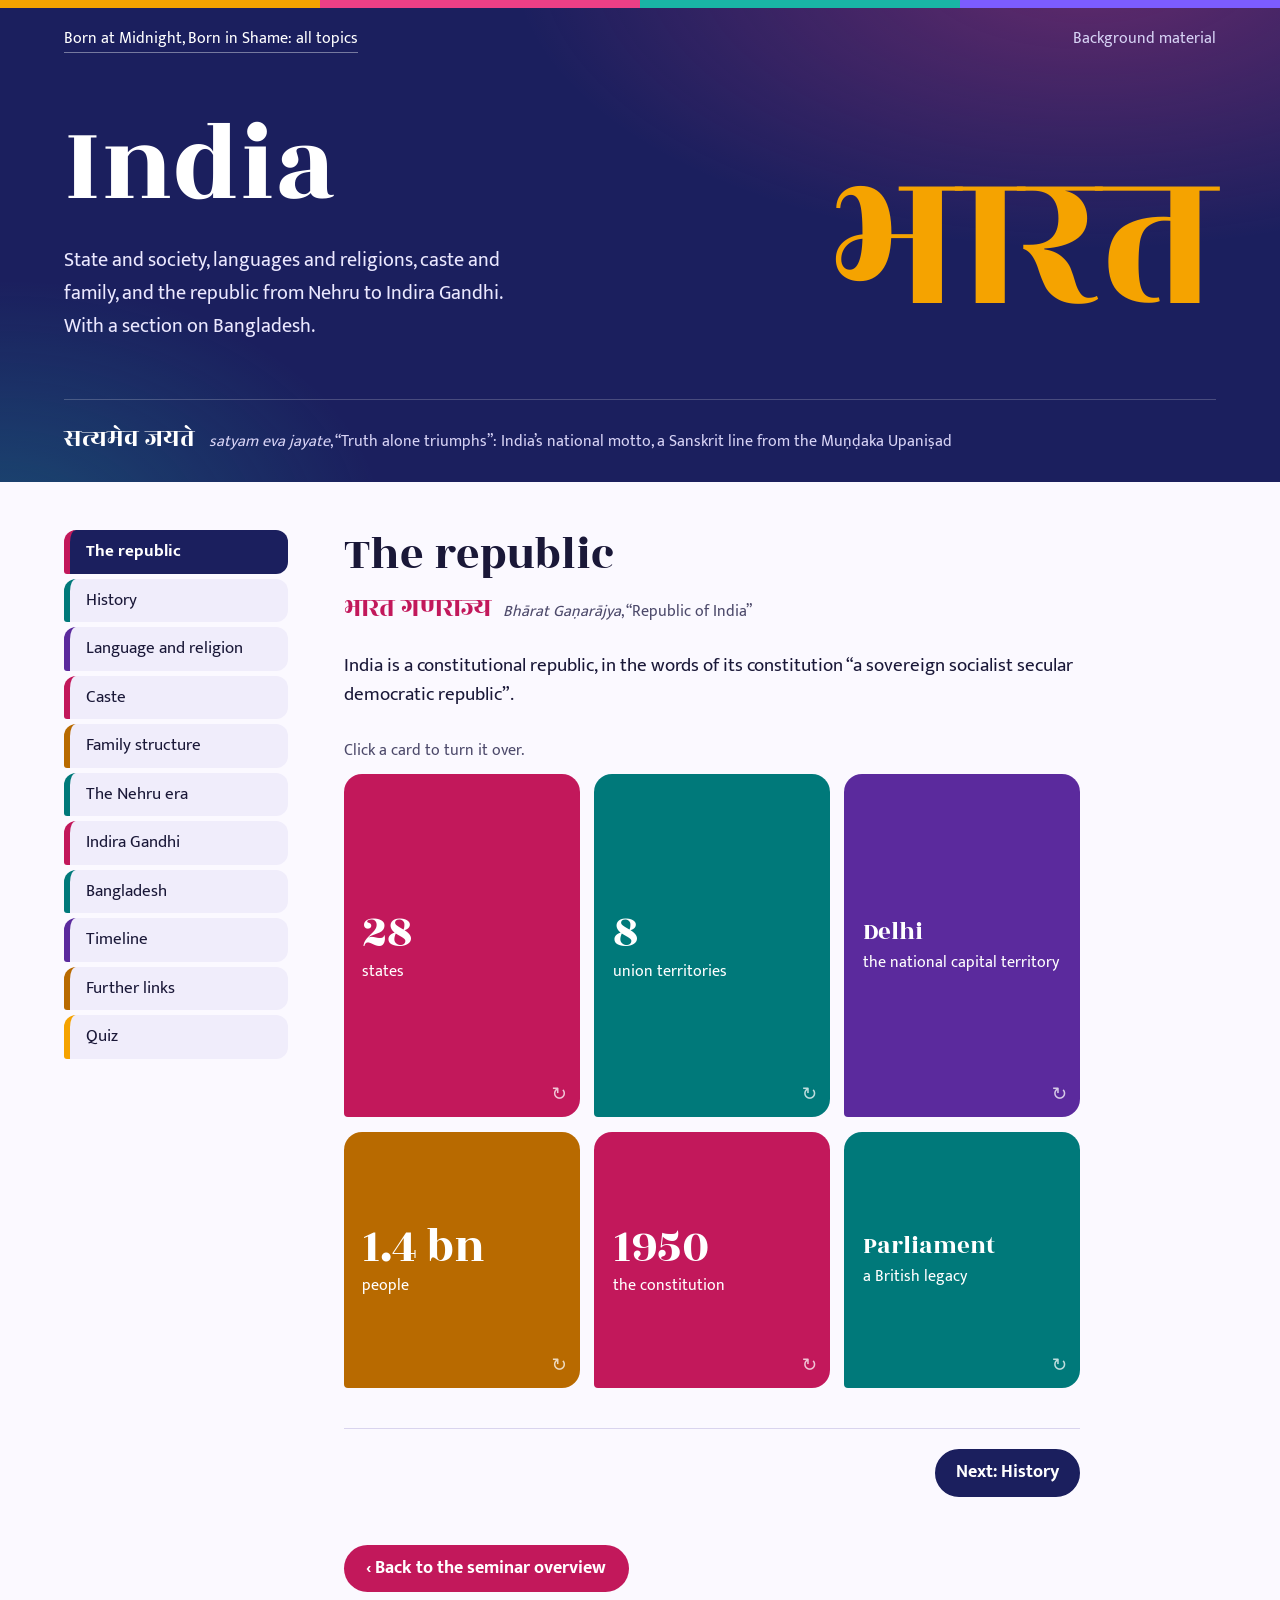
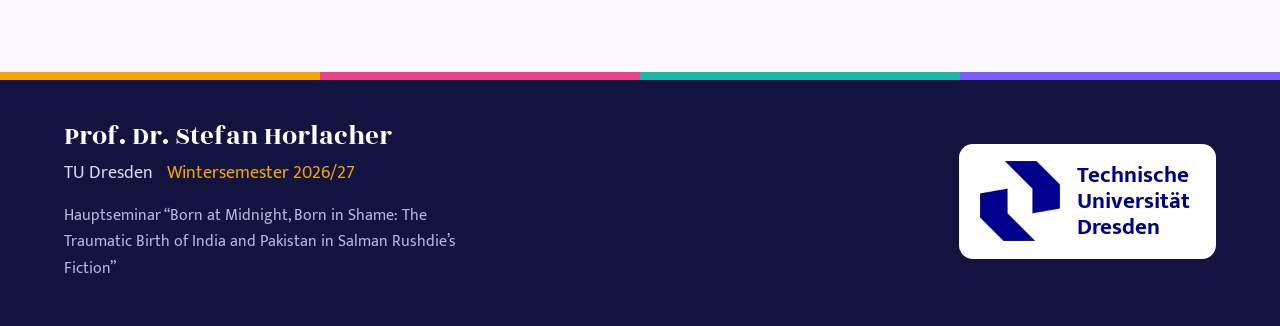
<file: india(2).html>
<!DOCTYPE html>
<html lang="en">
<head>
<meta charset="utf-8">
<meta name="viewport" content="width=device-width, initial-scale=1">
<title>India – Born at Midnight, Born in Shame</title>
<meta name="description" content="Background material on India and Bangladesh for the Hauptseminar on Salman Rushdie's fiction, Prof. Dr. Stefan Horlacher, TU Dresden.">
<link rel="preconnect" href="https://fonts.googleapis.com">
<link rel="preconnect" href="https://fonts.gstatic.com" crossorigin>
<link href="https://fonts.googleapis.com/css2?family=Mukta:wght@400;500;700&family=Rozha+One&family=Noto+Serif+Bengali:wght@600&display=swap" rel="stylesheet">
<link rel="stylesheet" href="style.css?v=4">
<style>
  .hero-india { display: grid; grid-template-columns: 1fr auto; gap: 1rem 3rem; align-items: end; padding: 2rem 0 3.5rem; }
  .hero-india h1 { font-size: clamp(3.5rem, 9vw, 7rem); }
  .hero-india .deva { font-family: var(--display); font-size: clamp(5rem, 17vw, 13rem); line-height: 0.95; color: var(--marigold); }
  .hero-india .intro { font-size: 1.25rem; max-width: 40ch; margin: 1rem 0 0; color: #ebe8ff; }
  .motto { border-top: 1px solid rgba(255,255,255,0.2); padding: 1.1rem 0 1.4rem; color: #d7d3f5; font-size: 1rem; }
  .motto .s { font-family: var(--display); font-size: 1.6rem; color: #fff; margin-right: 0.6rem; }

  .layout { display: grid; grid-template-columns: 14rem minmax(0, 46rem); gap: 3.5rem; padding-top: 3rem; align-items: start; scroll-margin-top: 0.5rem; }

  /* Tabs */
  .tabs { position: sticky; top: 1.25rem; font-size: 1.05rem; }
  .tabs ol { list-style: none; margin: 0; padding: 0; display: grid; gap: 0.3rem; }
  .tabs a {
    display: block; padding: 0.5rem 1rem; border-radius: 12px 12px 12px 3px;
    color: var(--ink); text-decoration: none; background: var(--wash);
    border-left: 6px solid var(--c, var(--rani)); transition: background 0.15s, color 0.15s;
  }
  .tabs a:hover { background: #e3defa; }
  .tabs a[aria-current="true"] { background: var(--midnight); color: #fff; font-weight: 700; }

  main { min-height: 32rem; }
  section { padding-bottom: 2.5rem; scroll-margin-top: 1.5rem; }
  .tabbed main > section { display: none; }
  .tabbed main > section.active { display: block; animation: panel 0.35s ease-out; }
  @keyframes panel { from { opacity: 0; transform: translateY(8px); } to { opacity: 1; transform: none; } }

  section > header { margin-bottom: 1.5rem; }
  section h2 { font-size: clamp(2rem, 4.2vw, 2.9rem); }
  section h3 { font-size: 1.6rem; margin: 2.25rem 0 0.75rem; }

  /* Sanskrit / Hindi keyword that belongs to each section */
  .word { display: flex; flex-wrap: wrap; align-items: baseline; gap: 0.2rem 0.75rem; margin: 0.5rem 0 0; color: var(--ink-soft); font-size: 1rem; }
  .word .s { font-family: var(--display); font-size: 1.75rem; line-height: 1.3; color: var(--accent); }
  .word .bn { font-family: "Noto Serif Bengali", var(--display); font-weight: 600; }

  .lead-in { font-size: 1.2rem; line-height: 1.55; margin: 0 0 1rem; }

  .points { list-style: none; margin: 0; padding: 0; }
  .points > li { position: relative; padding-left: 1.6rem; margin-bottom: 1rem; }
  .points > li::before {
    content: ""; position: absolute; left: 0; top: 0.62em; width: 0.6rem; height: 0.6rem;
    background: var(--accent); border-radius: 50% 50% 50% 0; transform: rotate(-45deg);
  }

  blockquote { margin: 1.5rem 0; padding: 0 0 0 1.5rem; border-left: 6px solid var(--marigold); font-family: var(--display); font-size: 1.7rem; line-height: 1.25; }
  blockquote footer { font-family: var(--body); font-size: 1rem; color: var(--ink-soft); margin-top: 0.5rem; }

  .note { border-radius: 14px; padding: 0.9rem 1.2rem; margin: 1.25rem 0; font-size: 1rem; line-height: 1.55; }
  .note b { display: block; }
  .note.update { background: #fff4d6; }
  .note.update b { color: #7a5200; }
  .note.novel { background: var(--midnight); color: #ebe8ff; }
  .note.novel b { color: var(--marigold); }

  /* Timeline */
  .timeline { list-style: none; margin: 0; padding: 0; border-left: 3px solid var(--midnight); }
  .timeline li { position: relative; display: grid; grid-template-columns: 8.5rem 1fr; gap: 1rem; padding: 0 0 1.4rem 1.5rem; align-items: baseline; }
  .timeline li::before { content: ""; position: absolute; left: -9px; top: 0.55rem; width: 15px; height: 15px; border-radius: 50%; background: var(--c, var(--rani)); border: 3px solid var(--paper); }
  .timeline .y { font-family: var(--display); font-size: 1.45rem; line-height: 1.2; color: var(--midnight); }

  /* Links */
  .links { list-style: none; margin: 0; padding: 0; }
  .links li { padding: 0.8rem 0; border-bottom: 1px solid var(--line); }
  .links a { font-weight: 700; }
  .links span { display: block; color: var(--ink-soft); font-size: 1rem; }

  /* Quiz */
  #quiz-body { background: var(--wash); border-radius: 28px 28px 28px 4px; padding: 2rem 2rem 2.25rem; }
  .q { border: 0; margin: 0 0 2rem; padding: 0; }
  .q legend { font-weight: 700; font-size: 1.2rem; line-height: 1.4; padding: 0; margin-bottom: 0.75rem; }
  .q legend .num { color: var(--peacock); }
  .opts { display: grid; gap: 0.5rem; }
  .opts button {
    font: inherit; text-align: left; cursor: pointer; color: var(--ink);
    background: #fff; border: 2px solid var(--line); border-radius: 12px; padding: 0.6rem 1rem;
    transition: border-color 0.15s, background 0.15s;
  }
  .opts button:hover:not(:disabled) { border-color: var(--midnight); }
  .opts button:disabled { cursor: default; color: var(--ink-soft); }
  .opts button.right { background: #d9f5ee; border-color: var(--peacock); color: var(--ink); font-weight: 700; }
  .opts button.wrong { background: #ffe0ec; border-color: var(--rani); color: var(--ink); }
  .opts button.right::after { content: "  ✓"; }
  .opts button.wrong::after { content: "  ✗"; }
  .why { margin: 0.75rem 0 0; font-size: 1rem; }
  .result { background: var(--midnight); color: #fff; border-radius: 16px; padding: 1.5rem; }
  .result .score { font-family: var(--display); font-size: 2.6rem; line-height: 1; color: var(--marigold); }
  .result p { margin: 0.5rem 0 1rem; }
  .result button { font: inherit; font-weight: 700; cursor: pointer; border: 0; border-radius: 999px; padding: 0.55rem 1.3rem; background: #fff; color: var(--midnight); }
  .progress { position: sticky; bottom: 0.75rem; margin-top: 1rem; display: inline-block; background: var(--midnight); color: #fff; border-radius: 999px; padding: 0.3rem 1rem; font-size: 1rem; }

  /* Previous / next at the foot of each tab */
  .pager { display: flex; justify-content: space-between; gap: 1rem; margin-top: 2.5rem; padding-top: 1.25rem; border-top: 1px solid var(--line); }
  .pager button {
    font: inherit; cursor: pointer; border: 2px solid var(--midnight); border-radius: 999px;
    padding: 0.45rem 1.2rem; background: none; color: var(--midnight); font-weight: 700;
  }
  .pager button.next { background: var(--midnight); color: #fff; margin-left: auto; }
  .pager button:hover { background: var(--rani); border-color: var(--rani); color: #fff; }

  .home { margin: 0.5rem 0 0; }
  .home a {
    display: inline-block; text-decoration: none; font-weight: 700; color: #fff;
    background: var(--rani); border-radius: 999px; padding: 0.55rem 1.4rem;
  }
  .home a::before { content: "‹ "; }
  .home a:hover { background: var(--midnight); color: #fff; }

  @media (max-width: 60rem) {
    .layout { grid-template-columns: minmax(0, 1fr); gap: 1.75rem; padding-top: 0; }
    .tabs { position: sticky; top: 0; z-index: 5; background: var(--paper); margin-inline: -1rem; padding: 0.6rem 1rem; border-bottom: 1px solid var(--line); }
    .tabs ol { display: flex; gap: 0.4rem; overflow-x: auto; padding-bottom: 0.2rem; }
    .tabs a { white-space: nowrap; border-left-width: 0; border-bottom: 4px solid var(--c, var(--rani)); border-radius: 10px; padding: 0.3rem 0.85rem; }
    section, .layout { scroll-margin-top: 4.25rem; }
  }
  @media (max-width: 40rem) {
    .hero-india { grid-template-columns: 1fr; }
    .timeline li { grid-template-columns: 1fr; gap: 0; }
    #quiz-body { padding: 1.5rem 1.1rem 2rem; }
  }
</style>
</head>
<body>
<a class="skip" href="#main">Skip to content</a>
<div class="band"></div>

<header class="hero">
  <div class="wrap">
    <div class="topline">
      <a href="index.html">Born at Midnight, Born in Shame: all topics</a>
      <span>Background material</span>
    </div>
    <div class="hero-india">
      <div>
        <h1>India</h1>
        <p class="intro">State and society, languages and religions, caste and family, and the republic from Nehru to Indira Gandhi. With a section on Bangladesh.</p>
      </div>
      <div class="deva" lang="hi" aria-hidden="true">भारत</div>
    </div>
    <div class="motto">
      <span class="s" lang="sa">सत्यमेव जयते</span>
      <i>satyam eva jayate</i>, “Truth alone triumphs”: India’s national motto, a Sanskrit line from the Muṇḍaka Upaniṣad
    </div>
  </div>
</header>

<div class="wrap layout" id="top">
  <nav class="tabs" aria-label="Sections of this page">
    <ol>
      <li><a href="#overview" style="--c: var(--rani)">The republic</a></li>
      <li><a href="#history" style="--c: var(--peacock)">History</a></li>
      <li><a href="#language-religion" style="--c: var(--violet)">Language and religion</a></li>
      <li><a href="#caste" style="--c: var(--rani)">Caste</a></li>
      <li><a href="#family" style="--c: var(--amber)">Family structure</a></li>
      <li><a href="#nehru" style="--c: var(--peacock)">The Nehru era</a></li>
      <li><a href="#indira" style="--c: var(--rani)">Indira Gandhi</a></li>
      <li><a href="#bangladesh" style="--c: var(--peacock)">Bangladesh</a></li>
      <li><a href="#timeline" style="--c: var(--violet)">Timeline</a></li>
      <li><a href="#links" style="--c: var(--amber)">Further links</a></li>
      <li><a href="#quiz" style="--c: var(--marigold)">Quiz</a></li>
    </ol>
  </nav>

  <main id="main">

    <section id="overview" style="--accent: var(--rani)">
      <header>
        <h2>The republic</h2>
        <p class="word"><span class="s" lang="hi">भारत गणराज्य</span> <span><i>Bhārat Gaṇarājya</i>, “Republic of India”</span></p>
      </header>
      <p class="lead-in">India is a constitutional republic, in the words of its constitution “a sovereign socialist secular democratic republic”.</p>

      <p class="flip-hint">Click a card to turn it over.</p>
      <div class="flips wide">
        <button class="flip" type="button" style="--c: var(--rani)"><span class="inner">
          <span class="face front"><span class="num">28</span><span class="small">states</span></span>
          <span class="face back">India is a federal union of 28 states, each with its own elected legislature and government and a substantial degree of control over its own affairs. Most of them were drawn along linguistic lines from 1956 onwards. The largest, Uttar Pradesh, has more than 200 million inhabitants; the youngest, Telangana, was created in 2014.</span>
        </span></button>
        <button class="flip" type="button" style="--c: var(--peacock)"><span class="inner">
          <span class="face front"><span class="num">8</span><span class="small">union territories</span></span>
          <span class="face back">Less fully empowered than the states and administered largely by the central government. They include Delhi, Puducherry, Chandigarh, the Andaman and Nicobar Islands and, since 2019, Jammu and Kashmir and Ladakh.</span>
        </span></button>
        <button class="flip" type="button" style="--c: var(--violet)"><span class="inner">
          <span class="face front"><span class="big">Delhi</span><span class="small">the national capital territory</span></span>
          <span class="face back">The National Capital Territory of Delhi is a union territory with an elected assembly and government of its own. New Delhi, laid out under British rule and inaugurated in 1931, is the seat of the national government.</span>
        </span></button>
        <button class="flip" type="button" style="--c: var(--amber)"><span class="inner">
          <span class="face front"><span class="num">1.4 bn</span><span class="small">people</span></span>
          <span class="face back">More than one-sixth of the world’s total population lives in India. According to UN estimates, India overtook China in 2023 and is now the most populous country in the world.</span>
        </span></button>
        <button class="flip" type="button" style="--c: var(--rani)"><span class="inner">
          <span class="face front"><span class="num">1950</span><span class="small">the constitution</span></span>
          <span class="face back">The constitution came into force on 26 January 1950, celebrated ever since as Republic Day. It originally declared India a “sovereign democratic republic”; the words “socialist” and “secular” were added to the preamble in 1976, during the Emergency.</span>
        </span></button>
        <button class="flip" type="button" style="--c: var(--peacock)"><span class="inner">
          <span class="face front"><span class="big">Parliament</span><span class="small">a British legacy</span></span>
          <span class="face back">India has a parliamentary system of government on the British model. The president is head of state, the prime minister heads the government. Parliament consists of two houses: the Lok Sabha (House of the People) and the Rajya Sabha (Council of States).</span>
        </span></button>
      </div>
    </section>

    <section id="history" style="--accent: var(--peacock)">
      <header>
        <h2>History</h2>
        <p class="word"><span class="s" lang="sa">इतिहास</span> <span><i>itihāsa</i>, Sanskrit for “history”, literally “thus indeed it was”</span></p>
      </header>
      <ul class="points">
        <li>The Indus Civilization dominated the northwestern part of the subcontinent from about 2600 to 2000 BC. From that period on, India functioned as a virtually self-contained political and cultural arena, which gave rise to a distinctive tradition that was associated primarily with Hinduism.</li>
        <li>Direct administration by the British began in 1858 and effected a political and economic unification of the subcontinent, the legacy of which is also found in its parliamentary system of government.</li>
        <li>When British rule came to an end in 1947, the subcontinent was partitioned along religious lines into two separate countries: India, with a majority of Hindus, and Pakistan, with a majority of Muslims.</li>
        <li>The eastern portion of Pakistan gained independence as Bangladesh in 1971.</li>
      </ul>
      <aside class="note novel">
        <b>In Rushdie</b>
        Saleem Sinai, the narrator of <i>Midnight’s Children</i> (1981), is born in Bombay at the exact stroke of midnight on 15 August 1947, the moment of India’s independence.
      </aside>
    </section>

    <section id="language-religion" style="--accent: var(--violet)">
      <header>
        <h2>Language and religion</h2>
        <p class="word"><span class="s" lang="sa">भाषा</span> <span><i>bhāṣā</i>, “language”</span> <span class="s" lang="sa">धर्म</span> <span><i>dharma</i>, “religion, duty, order”</span></p>
      </header>
      <p class="lead-in">India remains one of the most ethnically diverse countries in the world. Apart from its many religions and sects, India is home to innumerable castes and tribes, as well as to more than a dozen major and hundreds of minor linguistic groups from several totally different language families.</p>

      <details class="acc" open>
        <summary>Hindi, Hindustani and the official languages</summary>
        <div class="body">
          <ul class="points">
            <li>Although Hindi was declared India’s official language, English continued to be a widely used lingua franca, especially by educated Indians in business and government.</li>
            <li>22 languages are recognized as official in the Indian constitution.</li>
            <li>The two major lingua francas in India are Hindustani and English.</li>
          </ul>
        </div>
      </details>

      <details class="acc">
        <summary>The role of English</summary>
        <div class="body">
          <ul class="points">
            <li>English, a remnant of British colonial rule, is the most widely used lingua franca. It is, however, claimed as the mother tongue by only a small number of Indians and is spoken fluently by less than 5 percent of the population.</li>
            <li>English serves as the language linking the central government with the states, especially with those in which Hindi is not widely understood. English is also the principal language of commerce and the language of instruction in almost all the country’s prestigious universities and private schools. The English-language press remains highly influential; scholarly publication is predominantly in English (almost exclusively so in science).</li>
          </ul>
        </div>
      </details>

      <details class="acc">
        <summary>Religions</summary>
        <div class="body">
          <ul class="points">
            <li>Religious minorities still account for one-sixth of the population, and Muslims alone for more than one-ninth. Earnest attempts have been made to instill a spirit of nationhood in so varied a population, but tensions among neighbouring groups abound and not infrequently result in violence.</li>
            <li>Because religion forms a crucial aspect of identity for most Indians, much of India’s history can be understood through the interplay among its diverse religious groups, the most important being Hinduism, Jainism, Buddhism, and Sikhism.</li>
            <li>Roman Catholics form the largest single Christian group, especially on the western coast and in southern India.</li>
          </ul>
        </div>
      </details>
    </section>

    <section id="caste" style="--accent: var(--rani)">
      <header>
        <h2>Caste</h2>
        <p class="word"><span class="s" lang="sa">जाति</span> <span><i>jāti</i>, “birth”</span> <span class="s" lang="sa">वर्ण</span> <span><i>varṇa</i>, “colour, class”</span></p>
      </header>
      <ul class="points">
        <li>In South Asia the caste system has been a dominating aspect of social organization for thousands of years. A caste refers to a strictly regulated social community into which one is born.</li>
        <li>Some <i>jāti</i>s have occupational names, but the connection between caste and occupational specialization is limited. In general, a person is expected to marry someone within the same <i>jāti</i>, follow a particular set of rules for proper behaviour (in such matters as kinship, occupation, and diet), and interact with other <i>jāti</i>s according to the group’s position in the social hierarchy.</li>
        <li>In India virtually all nontribal Hindus and many adherents to other faiths (even Muslims, for whom caste is theoretically anathema) recognize their membership in one of these hereditary social communities. Among Hindus, <i>jāti</i>s are usually assigned to one of four large caste clusters, each of which has a traditional social function.</li>
      </ul>

      <p class="flip-hint">The four <i>varṇa</i>s in descending prestige, and the group placed outside them. Click a card to turn it over.</p>
      <div class="flips">
        <button class="flip" type="button" style="--c: var(--violet)"><span class="inner">
          <span class="face front"><span class="deva" lang="sa">ब्राह्मण</span><span class="big">Brahmans</span></span>
          <span class="face back">Priests, at the top of the social hierarchy.</span>
        </span></button>
        <button class="flip" type="button" style="--c: var(--rani)"><span class="inner">
          <span class="face front"><span class="deva" lang="sa">क्षत्रिय</span><span class="big">Kṣatriyas</span></span>
          <span class="face back">Kshatriyas: warriors.</span>
        </span></button>
        <button class="flip" type="button" style="--c: var(--amber)"><span class="inner">
          <span class="face front"><span class="deva" lang="sa">वैश्य</span><span class="big">Vaiśyas</span></span>
          <span class="face back">Vaishyas: originally peasants, but later merchants.</span>
        </span></button>
        <button class="flip" type="button" style="--c: var(--peacock)"><span class="inner">
          <span class="face front"><span class="deva" lang="sa">शूद्र</span><span class="big">Śūdras</span></span>
          <span class="face back">Shudras: serfs.</span>
        </span></button>
        <button class="flip" type="button" style="--c: var(--ink-soft)"><span class="inner">
          <span class="face front"><span class="deva" lang="sa">पञ्चम</span><span class="big">Panchamas</span></span>
          <span class="face back">The “fifth” group, theoretically excluded from the system; formerly called the untouchables, today Dalits, officially Scheduled Castes.</span>
        </span></button>
      </div>

      <details class="acc">
        <summary>“Purity” and “pollution”</summary>
        <div class="body">
          <ul class="points">
            <li>The particular <i>varṇa</i> in which a <i>jāti</i> is ranked depends in part on its relative level of “impurity,” determined by the group’s traditional contact with any of a number of “pollutants,” including blood, menstrual flow, saliva, dung, leather, dirt, and hair. Intercaste restrictions were established to prevent the relative “purity” of a particular <i>jāti</i> from being corrupted by the “pollution” of a lower caste.</li>
          </ul>
        </div>
      </details>

      <details class="acc">
        <summary>The Panchamas, or Scheduled Castes</summary>
        <div class="body">
          <ul class="points">
            <li>A fifth group, the Panchamas (from Sanskrit <i>panch</i>, “five”), theoretically were excluded from the system because their occupations and ways of life typically brought them in contact with such impurities. Formerly called the untouchables (because their touch, transmitting pollution, was avoided), they were long designated as Harijans (“Children of God,” a term popularized by Mahatma Gandhi), a name that many of them now reject as patronizing; they call themselves Dalits (“the oppressed”). Officially they are the Scheduled Castes. Those in Scheduled Castes, collectively accounting for nearly one-sixth of India’s total population, are generally landless and perform most of the agricultural labour, as well as a number of ritually polluting caste occupations (e.g., leatherwork).</li>
          </ul>
        </div>
      </details>

      <details class="acc">
        <summary>Social support, dominant castes and “vote banks”</summary>
        <div class="body">
          <ul class="points">
            <li>While inherently nonegalitarian, <i>jāti</i>s provide Indians with social support and, at least in theory, a sense of having a secure and well-defined social and economic role. In most parts of India there is one or perhaps several dominant castes that own the majority of land, are politically most powerful, and set a cultural tone for a particular region.</li>
            <li>From the national down to the village level, the nexus between caste and politics assumes great importance. Those who seek to obtain and hold onto political power often look to particular <i>jāti</i>s as potential “vote banks.”</li>
          </ul>
        </div>
      </details>
    </section>

    <section id="family" style="--accent: var(--amber)">
      <header>
        <h2>Family structure</h2>
        <p class="word"><span class="s" lang="sa">कुटुम्ब</span> <span><i>kuṭumba</i>, “household, family”</span></p>
      </header>
      <p class="lead-in">For almost all Indians the family is the most important social unit.</p>

      <details class="acc" open>
        <summary>The extended family and marriage</summary>
        <div class="body">
          <ul class="points">
            <li>There is a strong preference for extended families, consisting of two or more married couples (often of more than a single generation), who share finances and a common kitchen. Marriage is virtually universal, and divorce rare. Almost all marriages are arranged by family elders on the basis of caste, degree of consanguinity, economic status, education (if any), and astrology. Brides traditionally move to their husband’s village. Among the elite, however, nonarranged “love marriages” are increasingly common.</li>
          </ul>
        </div>
      </details>

      <details class="acc">
        <summary>Men, women and the dowry</summary>
        <div class="body">
          <ul class="points">
            <li>The senior male typically is the recognized family head, and his wife is the person who regulates the tasks assigned to female family members. Males enjoy higher status than females; boys are often pampered while girls are relatively neglected. This is reflected in significantly different rates of mortality and morbidity between the sexes, allegedly in occasional female infanticide, and increasingly in the abortion of females following prenatal gender testing. This pattern of preference is largely connected to the institution of dowry, since the family’s obligation to provide a suitable dowry to the bride’s new family represents a major financial liability. Traditionally, women were expected to treat their husbands as if they were gods, and obedience of wives to husbands remains a strong social norm.</li>
          </ul>
        </div>
      </details>

      <details class="acc">
        <summary>Caste and the village as wider family</summary>
        <div class="body">
          <ul class="points">
            <li>Beyond the family the most important unit is the caste. Within a village all members of a single caste recognize a fictive kinship relation and a sense of mutual obligation, but ideas of fictive kinship extend also to the village as a whole. Thus, for example, a woman who marries and goes to another village never ceases to be regarded as a daughter of her village. If she is badly treated in her husband’s village, it may become a matter of collective concern for her natal village, not merely for those of her own caste.</li>
          </ul>
        </div>
      </details>
    </section>

    <section id="nehru" style="--accent: var(--peacock)">
      <header>
        <h2>The Republic of India: the Nehru era, 1947–64</h2>
        <p class="word"><span class="s" lang="sa">स्वराज</span> <span><i>svarāj</i>, “self-rule”</span></p>
      </header>
      <ul class="points">
        <li>India’s first years of freedom were plagued by the tragic legacy of partition. Refugee resettlement, economic disruption and inadequate resources for virtually every need, continuing communal conflicts (as more than 10 percent of India’s population remained Muslim), and, within a few months of independence, the outbreak of undeclared war with Pakistan over Kashmir were but a few of the major difficulties confronting the newborn dominion.</li>
      </ul>

      <p class="flip-hint">Who was who in 1947? Click a card to turn it over.</p>
      <div class="flips">
        <button class="flip" type="button" style="--c: var(--violet)"><span class="inner">
          <span class="face front"><span class="big">Mountbatten</span><span class="small">the last viceroy stays on</span></span>
          <span class="face back">Remained in New Delhi to serve as India’s first new governor-general, mostly a ceremonial job.</span>
        </span></button>
        <button class="flip" type="button" style="--c: var(--peacock)"><span class="inner">
          <span class="face front"><span class="big">Jawaharlal Nehru</span><span class="small">head of government</span></span>
          <span class="face back">Took charge of free India’s responsible government as its first prime minister, heading the Congress Cabinet.</span>
        </span></button>
        <button class="flip" type="button" style="--c: var(--amber)"><span class="inner">
          <span class="face front"><span class="big">Mahatma Gandhi</span><span class="small">no office at all</span></span>
          <span class="face back">Accepted no office and chose to walk barefoot through the riot-torn areas of Bengal and Bihār to stop the communal killing.</span>
        </span></button>
      </div>

      <ul class="points">
        <li>Gandhi tried through his presence and influence to stop the communal killing. He then returned to Delhi, and there he preached nonviolence daily until he was assassinated by an orthodox Hindu Brahman fanatic on Jan. 30, 1948.</li>
      </ul>
      <blockquote>
        “The light has gone out of our lives, and there is darkness everywhere.”
        <footer>Prime Minister Nehru on the assassination of Gandhi, 30 January 1948</footer>
      </blockquote>
      <ul class="points">
        <li>Nehru carried on at India’s helm, and, owing in part to his secular, enlightened leadership, not only did India’s flood of religious hatred and violence recede but also some progress was made toward communal reconciliation and economic development. Nehru spoke out fearlessly against India’s “caste-ridden” and “priest-ridden” society, which, as a Hindu Brahman, he could do without fear of too much upper-caste criticism. Nehru’s modernist mentality and cosmopolitan popularity helped to hide the traditional continuity of India’s internal problems, few of which disappeared under his leadership.</li>
      </ul>
    </section>

    <section id="indira" style="--accent: var(--rani)">
      <header>
        <h2>Indira Priyadarshini Gandhi</h2>
        <p class="word"><span class="s" lang="hi">आपातकाल</span> <span><i>āpātkāl</i>, “emergency”, the Hindi name for the years 1975–77</span></p>
      </header>
      <p class="lead-in">Indira Gandhi (1917–84), Nehru’s only child and closest confidante, served as prime minister of India for three consecutive terms (1966–77) and a fourth term (1980–84).</p>

      <details class="acc" open>
        <summary>Nehru’s daughter, to 1966</summary>
        <div class="body">
          <ul class="points">
            <li>At Nehru’s death on May 27, 1964, Indira Gandhi was with him. Long separated from her by-then-deceased husband, Feroze Gandhi, Indira had moved into the prime minister’s mansion with her two sons, Rajiv (1944–91) and Sanjay (1946–80). She had accompanied her father the world over and had been the leader of his Congress Party’s “ginger group” youth movement, as well as Congress president, but as a young mother and widow she had not as yet served in Parliament nor on her father’s Cabinet and, hence, did not put herself forward as a candidate for prime minister. Though it appeared that Nehru was grooming her as his successor, he had denied any such intention, and his party instead chose Lal Bahadur Shastri (1904–66) as India’s second prime minister.</li>
            <li>She attended the University of Oxford and was named minister of information and broadcasting in Shastri’s government in 1964.</li>
          </ul>
        </div>
      </details>

      <details class="acc">
        <summary>Prime minister and the Bangladesh war, 1966–75</summary>
        <div class="body">
          <ul class="points">
            <li>On Shastri’s sudden death in January 1966, Gandhi became leader of the Congress Party (and thus also prime minister) in a compromise between the right and left wings of the party. Gandhi strongly supported East Bengal (now Bangladesh) in its secessionist conflict with Pakistan in late 1971, and India’s armed forces achieved a swift and decisive victory over Pakistan that led to the creation of Bangladesh. The Bangladesh war raised Prime Minister Gandhi to virtual “Mother Goddess” stature at home. She was viewed as a brilliant military strategist and diplomat, and her popularity was never greater than in the years immediately after that brief December war.</li>
            <li>In March 1972, after India’s victory over Pakistan, Gandhi led her New Congress Party to a landslide victory in national elections. Shortly afterward her defeated Socialist opponent charged that she had violated the election laws. In June 1975 the High Court of Allahabad ruled against her, which meant that she would be deprived of her seat in Parliament and would have to stay out of politics for six years.</li>
          </ul>
        </div>
      </details>

      <details class="acc">
        <summary>The Emergency, 1975–77</summary>
        <div class="body">
          <ul class="points">
            <li>In response, she declared a state of emergency throughout India, imprisoned her political opponents, and assumed emergency powers, passing many laws limiting personal freedoms. During this period she implemented several unpopular policies, including large-scale sterilization as a form of birth control. When long-postponed national elections were held in 1977, Gandhi and her party were soundly defeated, whereupon she left office. Gandhi was briefly imprisoned (October 1977 and December 1978) on charges of official corruption. Despite these setbacks, she won a new seat in Parliament in November 1978, and her Congress (I) Party began to gather strength.</li>
          </ul>
          <aside class="note novel">
            <b>In Rushdie</b>
            In <i>Midnight’s Children</i> Indira Gandhi appears as “the Widow”; the Emergency and its sterilization campaign form the climax of the novel. In 1984 she took legal action against Rushdie and his publishers over one sentence in the book.
          </aside>
        </div>
      </details>

      <details class="acc">
        <summary>Return to power and assassination, 1980–84</summary>
        <div class="body">
          <ul class="points">
            <li>In January 1980, Gandhi and her Congress (I) Party were swept back into power in a landslide victory. Her son Sanjay Gandhi had become her chief political adviser; all legal cases against Indira, as well as against her son, were withdrawn.</li>
            <li>Sanjay Gandhi’s death in an airplane crash in June 1980 eliminated Indira’s chosen successor to the political leadership of India. After Sanjay’s death, Indira groomed her other son, Rajiv, for the leadership of her party. During the early 1980s, Indira Gandhi was faced with threats to the political integrity of India. Several states sought a larger measure of independence from the central government, and Sikh extremists in the Punjab used violence to assert their demands for an autonomous state. In response, Gandhi ordered an army attack in June 1984 on the Golden Temple of Amritsar, the Sikhs’ holiest shrine, which led to the deaths of more than 450 Sikhs. Five months later Gandhi was killed in her garden by a fusillade of bullets fired by two of her own Sikh bodyguards in revenge for the attack on the Golden Temple.</li>
          </ul>
        </div>
      </details>

      <p class="flip-hint">The people around her. Click a card to turn it over.</p>
      <div class="flips">
        <button class="flip" type="button" style="--c: var(--peacock)"><span class="inner">
          <span class="face front"><span class="big">Lal Bahadur Shastri</span><span class="small">1904–66</span></span>
          <span class="face back">India’s second prime minister, chosen by the Congress Party after Nehru’s death. Died suddenly in January 1966.</span>
        </span></button>
        <button class="flip" type="button" style="--c: var(--violet)"><span class="inner">
          <span class="face front"><span class="big">Feroze Gandhi</span><span class="small">her husband</span></span>
          <span class="face back">Indira had long been separated from him; he had died before her father did.</span>
        </span></button>
        <button class="flip" type="button" style="--c: var(--rani)"><span class="inner">
          <span class="face front"><span class="big">Sanjay Gandhi</span><span class="small">1946–80</span></span>
          <span class="face back">Her son, chief political adviser and chosen successor. Died in an airplane crash in June 1980.</span>
        </span></button>
        <button class="flip" type="button" style="--c: var(--amber)"><span class="inner">
          <span class="face front"><span class="big">Rajiv Gandhi</span><span class="small">1944–91</span></span>
          <span class="face back">Her other son, groomed for the leadership of her party after Sanjay’s death.</span>
        </span></button>
      </div>
    </section>

    <section id="bangladesh" style="--accent: var(--peacock)">
      <header>
        <h2>Bangladesh</h2>
        <p class="word"><span class="s bn" lang="bn">বাংলাদেশ</span> <span><i>Bāṃlādeś</i>, Bengali for “Land of the Bengalis”</span></p>
      </header>
      <ul class="points">
        <li>In December 1970 Pakistan held general elections, its first since independence. The Awami League, headed by East Pakistan’s popular Bengali leader Mujibur Rahman (Sheikh Mujib; 1920–75), won a majority of seats in the new assembly, but West Pakistan’s chief martial law administrator and president, General Agha Mohammad Yahya Khan, refused to honour the democratic choice of his nation’s majority.</li>
        <li>At the end of March 1971, after failed negotiations in which Mujib demanded virtual independence for East Pakistan, Yahya Khan ordered a military massacre in Dhākā (Dacca). Though Mujib was arrested and flown to prison in West Pakistan, he called upon his followers in the east to rise up and proclaim their independence as Bangladesh (“Land of the Bengalis”).</li>
        <li>No fewer than 10 million refugees fled East Pakistan across the border to India in the ensuing eight months of martial rule and sporadic firing by West Pakistan’s army. Soon after the monsoon stopped, India’s army moved up to the Bangladesh border and by early December advanced virtually unopposed to Dhākā, which was surrendered in mid-December 1971.</li>
        <li>Mujib, released by President Bhutto, who had taken over from the disgraced Yahya Khan, flew home to a hero’s welcome and in January 1972 became the first prime minister of the People’s Republic of Bangladesh.</li>
      </ul>

      <p class="flip-hint">The three protagonists. Click a card to turn it over.</p>
      <div class="flips">
        <button class="flip" type="button" style="--c: var(--peacock)"><span class="inner">
          <span class="face front"><span class="big">Mujibur Rahman</span><span class="small">Sheikh Mujib, 1920–75</span></span>
          <span class="face back">Head of the Awami League and East Pakistan’s popular Bengali leader; first prime minister of Bangladesh from January 1972.</span>
        </span></button>
        <button class="flip" type="button" style="--c: var(--rani)"><span class="inner">
          <span class="face front"><span class="big">Yahya Khan</span><span class="small">general and president</span></span>
          <span class="face back">West Pakistan’s chief martial law administrator; refused to honour the election result and ordered the massacre in Dhākā.</span>
        </span></button>
        <button class="flip" type="button" style="--c: var(--violet)"><span class="inner">
          <span class="face front"><span class="big">President Bhutto</span><span class="small">the successor</span></span>
          <span class="face back">Took over from the disgraced Yahya Khan and released Mujib.</span>
        </span></button>
      </div>

      <aside class="note novel">
        <b>In Rushdie</b>
        The war of 1971 takes up a large part of Book Three of <i>Midnight’s Children</i>: Saleem serves in a Pakistani army unit in East Pakistan, flees into the Sundarbans and witnesses the fall of Dacca.
      </aside>
    </section>

    <section id="timeline" style="--accent: var(--violet)">
      <header><h2>Timeline</h2></header>
      <ol class="timeline">
        <li style="--c: var(--marigold)"><span class="y">c. 2600–2000 BC</span><span>The Indus Civilization dominates the northwest of the subcontinent.</span></li>
        <li style="--c: var(--peacock)"><span class="y">1858</span><span>Direct administration by the British begins.</span></li>
        <li style="--c: var(--rani)"><span class="y">August 1947</span><span>End of British rule; partition into India and Pakistan. Nehru becomes India’s first prime minister. Within months: undeclared war over Kashmir.</span></li>
        <li style="--c: var(--rani)"><span class="y">30 Jan 1948</span><span>Mahatma Gandhi is assassinated in Delhi.</span></li>
        <li style="--c: var(--peacock)"><span class="y">27 May 1964</span><span>Nehru dies; Lal Bahadur Shastri becomes the second prime minister.</span></li>
        <li style="--c: var(--marigold)"><span class="y">January 1966</span><span>Shastri dies; Indira Gandhi becomes prime minister.</span></li>
        <li style="--c: var(--peacock)"><span class="y">December 1970</span><span>Pakistan’s first general elections; the Awami League wins a majority.</span></li>
        <li style="--c: var(--rani)"><span class="y">1971</span><span>Massacre in Dhākā in March, 10 million refugees, war in December; East Pakistan becomes Bangladesh.</span></li>
        <li style="--c: var(--marigold)"><span class="y">June 1975</span><span>Allahabad High Court rules against Indira Gandhi; she declares a state of emergency.</span></li>
        <li style="--c: var(--peacock)"><span class="y">1977</span><span>Elections: Gandhi and her party are soundly defeated.</span></li>
        <li style="--c: var(--marigold)"><span class="y">1980</span><span>Gandhi returns to power in January; Sanjay Gandhi dies in an airplane crash in June.</span></li>
        <li style="--c: var(--rani)"><span class="y">1984</span><span>Army attack on the Golden Temple of Amritsar in June; five months later Indira Gandhi is killed by two of her Sikh bodyguards.</span></li>
      </ol>
    </section>

    <section id="links" style="--accent: var(--amber)">
      <header><h2>Further links</h2></header>

      <h3 style="margin-top: 0">Overview and reference</h3>
      <ul class="links">
        <li><a href="https://www.britannica.com/place/India">Encyclopaedia Britannica: India</a><span>The comprehensive country article: land, people, government, cultural life and history.</span></li>
        <li><a href="https://www.constitutionofindia.net/">Constitution of India</a><span>Full text of the constitution with the Constituent Assembly debates, searchable.</span></li>
        <li><a href="https://www.britannica.com/topic/Indian-languages">Britannica: Indian languages</a><span>Language families, scripts and the role of Hindi and English.</span></li>
        <li><a href="https://www.britannica.com/topic/caste-social-differentiation">Britannica: Caste</a><span><i>Varṇa</i>, <i>jāti</i> and the modern debate about the system.</span></li>
      </ul>

      <h3>Independence and partition</h3>
      <ul class="links">
        <li><a href="https://www.britannica.com/event/Partition-of-India">Britannica: Partition of India</a><span>Causes, course and consequences of the division of 1947.</span></li>
        <li><a href="https://www.1947partitionarchive.org/">The 1947 Partition Archive</a><span>Thousands of oral-history interviews with witnesses of partition.</span></li>
        <li><a href="https://www.partitionmuseum.org/">Partition Museum, Amritsar</a><span>The museum dedicated to the memory of partition, with online exhibitions.</span></li>
        <li><a href="https://en.wikipedia.org/wiki/Tryst_with_Destiny">Nehru’s “Tryst with Destiny” speech</a><span>The speech delivered towards midnight on 14 August 1947: text, context and recording.</span></li>
      </ul>

      <h3>Nehru, Indira Gandhi and the Emergency</h3>
      <ul class="links">
        <li><a href="https://www.britannica.com/biography/Jawaharlal-Nehru">Britannica: Jawaharlal Nehru</a><span>Biography of India’s first prime minister.</span></li>
        <li><a href="https://www.britannica.com/biography/Indira-Gandhi">Britannica: Indira Gandhi</a><span>Biography, from the Congress youth wing to 1984.</span></li>
        <li><a href="https://www.britannica.com/event/the-Emergency-India">Britannica: The Emergency</a><span>The 21 months from June 1975 to March 1977.</span></li>
        <li><a href="https://www.britannica.com/event/Operation-Blue-Star">Britannica: Operation Blue Star</a><span>The army attack on the Golden Temple in June 1984 and its aftermath.</span></li>
      </ul>

      <h3>Bangladesh</h3>
      <ul class="links">
        <li><a href="https://www.britannica.com/place/Bangladesh">Britannica: Bangladesh</a><span>Country article including the history since 1971.</span></li>
        <li><a href="https://en.banglapedia.org/index.php/War_of_Liberation,_The">Banglapedia: The War of Liberation</a><span>The events of 1971 as told in the national encyclopedia of Bangladesh.</span></li>
      </ul>
    </section>

    <section id="quiz" style="--accent: var(--peacock)">
      <header>
        <h2>Quiz</h2>
        <p style="margin: 0.5rem 0 0">Twelve questions on this page. Choose an answer to see straight away whether it is right.</p>
      </header>
      <div id="quiz-body"></div>
      <noscript><p>The quiz needs JavaScript.</p></noscript>
    </section>

    <p class="home"><a href="index.html">Back to the seminar overview</a></p>
  </main>
</div>

<footer class="site-footer">
  <div class="band"></div>
  <div class="wrap inner">
    <div>
      <div class="who">Prof. Dr. Stefan Horlacher</div>
      <p>TU Dresden <span class="term">Wintersemester 2026/27</span></p>
      <p class="seminar">Hauptseminar “Born at Midnight, Born in Shame: The Traumatic Birth of India and Pakistan in Salman Rushdie’s Fiction”</p>
    </div>
    <div class="tu-logo"><img src="tud-logo-mark.png" alt="" width="80" height="80"><span>Technische<br>Universität<br>Dresden</span></div>
  </div>
</footer>

<script>
/* ---------- Quiz ----------
   To edit: change the entries below. "a" lists the options, the FIRST one is the correct answer
   (the options are shuffled when the page loads). "why" is shown after answering. */
var QUESTIONS = [
  { q: "Along which lines was the subcontinent partitioned in 1947?",
    a: ["Religious lines", "Linguistic lines", "Caste lines", "The borders of the former princely states"],
    why: "The subcontinent was divided into India, with a majority of Hindus, and Pakistan, with a majority of Muslims." },
  { q: "What share of India’s population speaks English fluently?",
    a: ["Less than 5 percent", "About 20 percent", "About one third", "More than half"],
    why: "English is the most widely used lingua franca, but it is spoken fluently by less than 5 percent of the population." },
  { q: "Which of these is not one of the four varṇas?",
    a: ["Panchamas", "Brahmans", "Kshatriyas", "Vaishyas"],
    why: "The Panchamas, the “fifth” group, were theoretically excluded from the system of the four varṇas." },
  { q: "Who popularized the term “Harijans” (“Children of God”)?",
    a: ["Mahatma Gandhi", "Jawaharlal Nehru", "Indira Gandhi", "Lord Mountbatten"],
    why: "Mahatma Gandhi popularized the term. Many now reject it and call themselves Dalits; the official designation is Scheduled Castes." },
  { q: "Which office did Mountbatten hold in independent India?",
    a: ["Governor-general", "Prime minister", "President of the Congress Party", "Chief martial law administrator"],
    why: "Mountbatten stayed on as the first governor-general, a mostly ceremonial job, while Nehru became prime minister." },
  { q: "“The light has gone out of our lives, and there is darkness everywhere.” What occasioned Nehru’s words?",
    a: ["The assassination of Mahatma Gandhi in 1948", "The partition of the subcontinent in 1947", "The outbreak of war over Kashmir", "The death of Lal Bahadur Shastri"],
    why: "Gandhi was assassinated in Delhi on 30 January 1948." },
  { q: "Who became India’s second prime minister after Nehru’s death in 1964?",
    a: ["Lal Bahadur Shastri", "Indira Gandhi", "Feroze Gandhi", "Rajiv Gandhi"],
    why: "The Congress Party chose Shastri; Indira Gandhi followed only after his sudden death in January 1966." },
  { q: "What immediately preceded Indira Gandhi’s declaration of a state of emergency in 1975?",
    a: ["A High Court ruling that she had violated the election laws", "The war with Pakistan over Bangladesh", "The attack on the Golden Temple", "Her defeat in national elections"],
    why: "In June 1975 the High Court of Allahabad ruled against her; she would have lost her seat and been barred from politics for six years." },
  { q: "Which policy of the Emergency years proved particularly unpopular?",
    a: ["Large-scale sterilization as a form of birth control", "The abolition of English as a language of instruction", "The partition of the Punjab", "The introduction of a dowry tax"],
    why: "Large-scale sterilization was among the unpopular measures; Gandhi and her party were soundly defeated in 1977." },
  { q: "Which Sikh shrine did the army attack on Gandhi’s orders in June 1984?",
    a: ["The Golden Temple of Amritsar", "The Red Fort in Delhi", "The Taj Mahal in Agra", "The Gateway of India in Bombay"],
    why: "The attack on the Sikhs’ holiest shrine cost more than 450 lives. Five months later Gandhi was killed by two of her Sikh bodyguards." },
  { q: "Which party won the majority of seats in Pakistan’s general elections of December 1970?",
    a: ["The Awami League", "The Congress (I) Party", "The Muslim League", "The New Congress Party"],
    why: "The Awami League under Mujibur Rahman won, but Yahya Khan refused to honour the result." },
  { q: "Roughly how many refugees fled from East Pakistan to India in 1971?",
    a: ["10 million", "100,000", "1 million", "50 million"],
    why: "No fewer than 10 million people crossed the border in eight months of martial rule." }
];

(function () {
  function el(tag, cls, text) {
    var e = document.createElement(tag);
    if (cls) e.className = cls;
    if (text) e.textContent = text;
    return e;
  }

  /* ---------- Tabs ---------- */
  var tabLinks = Array.prototype.slice.call(document.querySelectorAll(".tabs a"));
  var ids = tabLinks.map(function (a) { return a.getAttribute("href").slice(1); });
  var layout = document.getElementById("top");

  function show(id, scroll) {
    if (ids.indexOf(id) === -1) id = ids[0];
    ids.forEach(function (x, i) {
      document.getElementById(x).classList.toggle("active", x === id);
      if (x === id) tabLinks[i].setAttribute("aria-current", "true");
      else tabLinks[i].removeAttribute("aria-current");
    });
    var current = tabLinks[ids.indexOf(id)];
    if (current.scrollIntoView && window.matchMedia("(max-width: 60rem)").matches) {
      current.scrollIntoView({ block: "nearest", inline: "center" });
    }
    if (history.replaceState) history.replaceState(null, "", "#" + id);
    if (scroll) layout.scrollIntoView();
  }

  ids.forEach(function (id, i) {
    var pager = el("div", "pager");
    if (i > 0) {
      var prev = el("button", "prev", "Back: " + tabLinks[i - 1].textContent);
      prev.type = "button";
      prev.addEventListener("click", function () { show(ids[i - 1], true); });
      pager.appendChild(prev);
    }
    if (i < ids.length - 1) {
      var next = el("button", "next", "Next: " + tabLinks[i + 1].textContent);
      next.type = "button";
      next.addEventListener("click", function () { show(ids[i + 1], true); });
      pager.appendChild(next);
    }
    document.getElementById(id).appendChild(pager);
  });

  tabLinks.forEach(function (a, i) {
    a.addEventListener("click", function (ev) {
      ev.preventDefault();
      show(ids[i], window.matchMedia("(max-width: 60rem)").matches);
    });
  });
  window.addEventListener("hashchange", function () { show(location.hash.slice(1), false); });

  document.body.classList.add("tabbed");
  show(location.hash.slice(1), false);

  /* ---------- Cards that turn over ---------- */
  document.querySelectorAll(".flip").forEach(function (card) {
    card.setAttribute("aria-pressed", "false");
    card.addEventListener("click", function () {
      card.setAttribute("aria-pressed", card.getAttribute("aria-pressed") === "true" ? "false" : "true");
    });
  });

  /* ---------- Quiz ---------- */
  var body = document.getElementById("quiz-body");
  var answered, correct;

  function shuffle(arr) {
    var a = arr.slice();
    for (var i = a.length - 1; i > 0; i--) {
      var j = Math.floor(Math.random() * (i + 1));
      var t = a[i]; a[i] = a[j]; a[j] = t;
    }
    return a;
  }

  function build() {
    answered = 0; correct = 0;
    body.innerHTML = "";

    var progress = el("div", "progress");
    progress.setAttribute("aria-live", "polite");
    var result = el("div", "result");
    result.hidden = true;

    function update() {
      progress.textContent = answered + " of " + QUESTIONS.length + " answered, " + correct + " correct";
      if (answered === QUESTIONS.length) {
        progress.hidden = true;
        var share = correct / QUESTIONS.length;
        var verdict = share === 1 ? "Flawless. You are ready for the novels."
          : share >= 0.75 ? "Well done. A second look at the questions you missed will close the gaps."
          : share >= 0.5 ? "A solid start. Reread the sections behind the questions you missed and try again."
          : "Worth another read. Go through the tabs once more and try again.";
        result.innerHTML = "";
        result.appendChild(el("div", "score", correct + " / " + QUESTIONS.length));
        result.appendChild(el("p", "", verdict));
        var again = el("button", "", "Start again");
        again.type = "button";
        again.addEventListener("click", function () { build(); layout.scrollIntoView(); });
        result.appendChild(again);
        result.hidden = false;
      }
    }

    QUESTIONS.forEach(function (item, i) {
      var fs = el("fieldset", "q");
      var lg = el("legend");
      lg.appendChild(el("span", "num", (i + 1) + ". "));
      lg.appendChild(document.createTextNode(item.q));
      fs.appendChild(lg);

      var opts = el("div", "opts");
      var why = el("p", "why", item.why);
      why.hidden = true;
      var right = item.a[0];

      shuffle(item.a).forEach(function (text) {
        var b = el("button", "", text);
        b.type = "button";
        b.addEventListener("click", function () {
          var all = opts.querySelectorAll("button");
          for (var k = 0; k < all.length; k++) {
            all[k].disabled = true;
            if (all[k].textContent === right) all[k].classList.add("right");
          }
          if (text === right) correct++; else b.classList.add("wrong");
          answered++;
          why.hidden = false;
          update();
        });
        opts.appendChild(b);
      });

      fs.appendChild(opts);
      fs.appendChild(why);
      body.appendChild(fs);
    });

    body.appendChild(result);
    body.appendChild(progress);
    update();
  }

  build();
})();
</script>
</body>
</html>
</file>
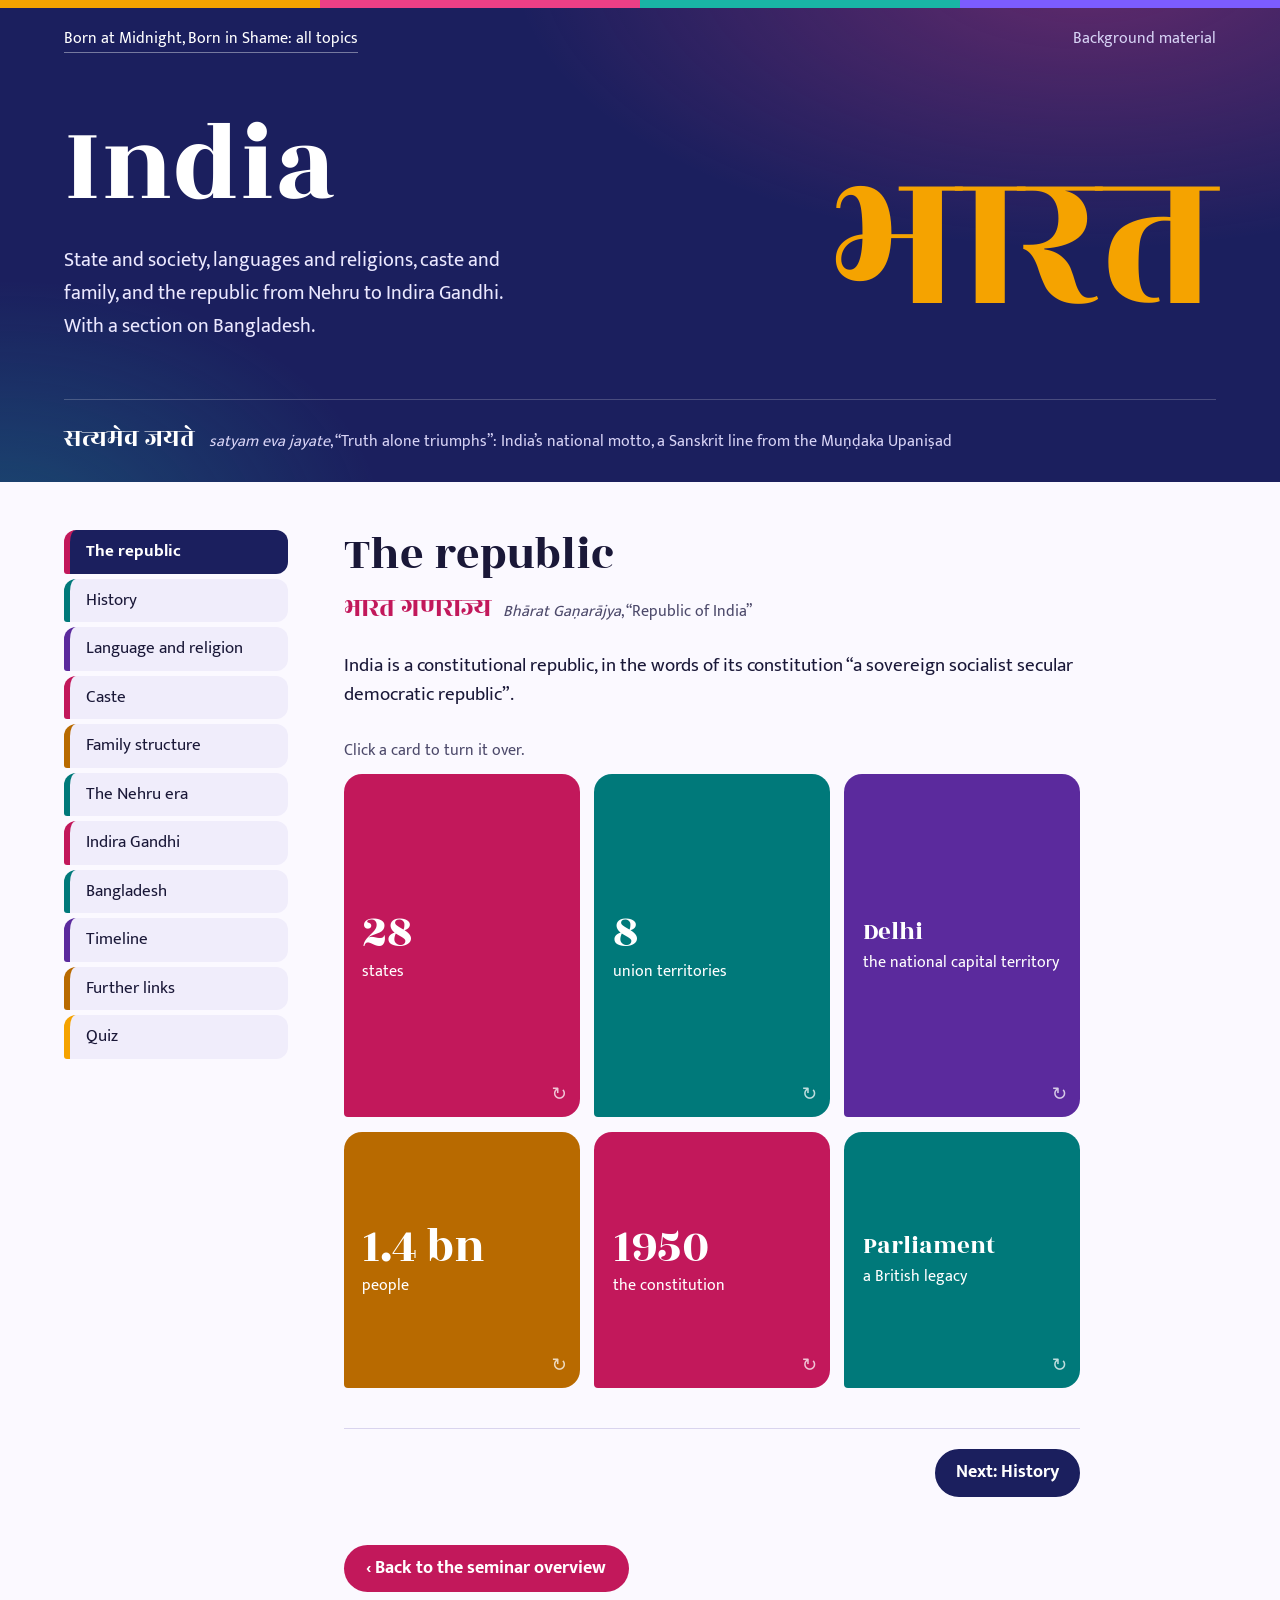
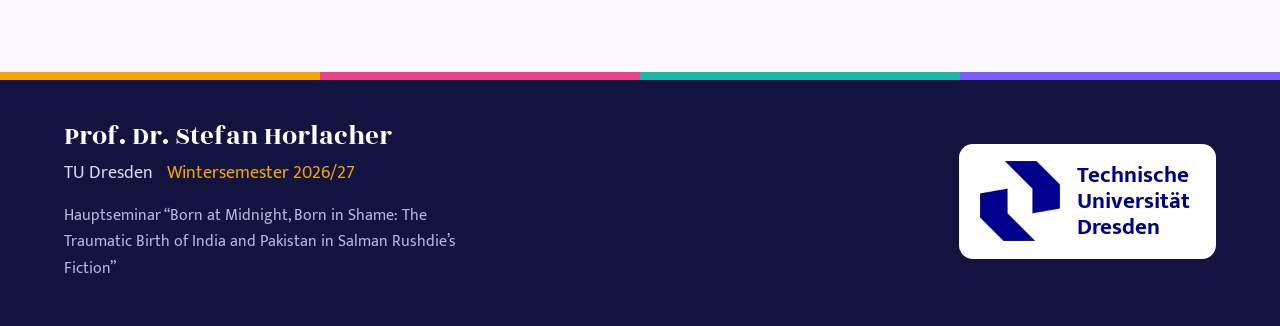
<file: india(3).html>
<!DOCTYPE html>
<html lang="en">
<head>
<meta charset="utf-8">
<meta name="viewport" content="width=device-width, initial-scale=1">
<title>India – Born at Midnight, Born in Shame</title>
<meta name="description" content="Background material on India and Bangladesh for the Hauptseminar on Salman Rushdie's fiction, Prof. Dr. Stefan Horlacher, TU Dresden.">
<link rel="preconnect" href="https://fonts.googleapis.com">
<link rel="preconnect" href="https://fonts.gstatic.com" crossorigin>
<link href="https://fonts.googleapis.com/css2?family=Mukta:wght@400;500;700&family=Rozha+One&family=Noto+Serif+Bengali:wght@600&display=swap" rel="stylesheet">
<link rel="stylesheet" href="style.css?v=5">
<style>
  .hero-india { display: grid; grid-template-columns: 1fr auto; gap: 1rem 3rem; align-items: end; padding: 2rem 0 3.5rem; }
  .hero-india h1 { font-size: clamp(3.5rem, 9vw, 7rem); }
  .hero-india .deva { font-family: var(--display); font-size: clamp(5rem, 17vw, 13rem); line-height: 0.95; color: var(--marigold); }
  .hero-india .intro { font-size: 1.25rem; max-width: 40ch; margin: 1rem 0 0; color: #ebe8ff; }
  .motto { border-top: 1px solid rgba(255,255,255,0.2); padding: 1.1rem 0 1.4rem; color: #d7d3f5; font-size: 1rem; }
  .motto .s { font-family: var(--display); font-size: 1.6rem; color: #fff; margin-right: 0.6rem; }

  .layout { display: grid; grid-template-columns: 14rem minmax(0, 46rem); gap: 3.5rem; padding-top: 3rem; align-items: start; scroll-margin-top: 0.5rem; }

  /* Tabs */
  .tabs { position: sticky; top: 1.25rem; font-size: 1.05rem; }
  .tabs ol { list-style: none; margin: 0; padding: 0; display: grid; gap: 0.3rem; }
  .tabs a {
    display: block; padding: 0.5rem 1rem; border-radius: 12px 12px 12px 3px;
    color: var(--ink); text-decoration: none; background: var(--wash);
    border-left: 6px solid var(--c, var(--rani)); transition: background 0.15s, color 0.15s;
  }
  .tabs a:hover { background: #e3defa; }
  .tabs a[aria-current="true"] { background: var(--midnight); color: #fff; font-weight: 700; }

  main { min-height: 32rem; }
  section { padding-bottom: 2.5rem; scroll-margin-top: 1.5rem; }
  .tabbed main > section { display: none; }
  .tabbed main > section.active { display: block; animation: panel 0.35s ease-out; }
  @keyframes panel { from { opacity: 0; transform: translateY(8px); } to { opacity: 1; transform: none; } }

  section > header { margin-bottom: 1.5rem; }
  section h2 { font-size: clamp(2rem, 4.2vw, 2.9rem); }
  section h3 { font-size: 1.6rem; margin: 2.25rem 0 0.75rem; }

  /* Sanskrit / Hindi keyword that belongs to each section */
  .word { display: flex; flex-wrap: wrap; align-items: baseline; gap: 0.2rem 0.75rem; margin: 0.5rem 0 0; color: var(--ink-soft); font-size: 1rem; }
  .word .s { font-family: var(--display); font-size: 1.75rem; line-height: 1.3; color: var(--accent); }
  .word .bn { font-family: "Noto Serif Bengali", var(--display); font-weight: 600; }

  .lead-in { font-size: 1.2rem; line-height: 1.55; margin: 0 0 1rem; }

  .points { list-style: none; margin: 0; padding: 0; }
  .points > li { position: relative; padding-left: 1.6rem; margin-bottom: 1rem; }
  .points > li::before {
    content: ""; position: absolute; left: 0; top: 0.62em; width: 0.6rem; height: 0.6rem;
    background: var(--accent); border-radius: 50% 50% 50% 0; transform: rotate(-45deg);
  }

  blockquote { margin: 1.5rem 0; padding: 0 0 0 1.5rem; border-left: 6px solid var(--marigold); font-family: var(--display); font-size: 1.7rem; line-height: 1.25; }
  blockquote footer { font-family: var(--body); font-size: 1rem; color: var(--ink-soft); margin-top: 0.5rem; }

  .note { border-radius: 14px; padding: 0.9rem 1.2rem; margin: 1.25rem 0; font-size: 1rem; line-height: 1.55; }
  .note b { display: block; }
  .note.update { background: #fff4d6; }
  .note.update b { color: #7a5200; }
  .note.novel { background: var(--midnight); color: #ebe8ff; }
  .note.novel b { color: var(--marigold); }

  /* Timeline */
  .timeline { list-style: none; margin: 0; padding: 0; border-left: 3px solid var(--midnight); }
  .timeline li { position: relative; display: grid; grid-template-columns: 8.5rem 1fr; gap: 1rem; padding: 0 0 1.4rem 1.5rem; align-items: baseline; }
  .timeline li::before { content: ""; position: absolute; left: -9px; top: 0.55rem; width: 15px; height: 15px; border-radius: 50%; background: var(--c, var(--rani)); border: 3px solid var(--paper); }
  .timeline .y { font-family: var(--display); font-size: 1.45rem; line-height: 1.2; color: var(--midnight); }

  /* Links */
  .links { list-style: none; margin: 0; padding: 0; }
  .links li { padding: 0.8rem 0; border-bottom: 1px solid var(--line); }
  .links a { font-weight: 700; }
  .links span { display: block; color: var(--ink-soft); font-size: 1rem; }

  /* Quiz */
  #quiz-body { background: var(--wash); border-radius: 28px 28px 28px 4px; padding: 2rem 2rem 2.25rem; }
  .q { border: 0; margin: 0 0 2rem; padding: 0; }
  .q legend { font-weight: 700; font-size: 1.2rem; line-height: 1.4; padding: 0; margin-bottom: 0.75rem; }
  .q legend .num { color: var(--peacock); }
  .opts { display: grid; gap: 0.5rem; }
  .opts button {
    font: inherit; text-align: left; cursor: pointer; color: var(--ink);
    background: #fff; border: 2px solid var(--line); border-radius: 12px; padding: 0.6rem 1rem;
    transition: border-color 0.15s, background 0.15s;
  }
  .opts button:hover:not(:disabled) { border-color: var(--midnight); }
  .opts button:disabled { cursor: default; color: var(--ink-soft); }
  .opts button.right { background: #d9f5ee; border-color: var(--peacock); color: var(--ink); font-weight: 700; }
  .opts button.wrong { background: #ffe0ec; border-color: var(--rani); color: var(--ink); }
  .opts button.right::after { content: "  ✓"; }
  .opts button.wrong::after { content: "  ✗"; }
  .why { margin: 0.75rem 0 0; font-size: 1rem; }
  .result { background: var(--midnight); color: #fff; border-radius: 16px; padding: 1.5rem; }
  .result .score { font-family: var(--display); font-size: 2.6rem; line-height: 1; color: var(--marigold); }
  .result p { margin: 0.5rem 0 1rem; }
  .result button { font: inherit; font-weight: 700; cursor: pointer; border: 0; border-radius: 999px; padding: 0.55rem 1.3rem; background: #fff; color: var(--midnight); }
  .progress { position: sticky; bottom: 0.75rem; margin-top: 1rem; display: inline-block; background: var(--midnight); color: #fff; border-radius: 999px; padding: 0.3rem 1rem; font-size: 1rem; }

  /* Previous / next at the foot of each tab */
  .pager { display: flex; justify-content: space-between; gap: 1rem; margin-top: 2.5rem; padding-top: 1.25rem; border-top: 1px solid var(--line); }
  .pager button {
    font: inherit; cursor: pointer; border: 2px solid var(--midnight); border-radius: 999px;
    padding: 0.45rem 1.2rem; background: none; color: var(--midnight); font-weight: 700;
  }
  .pager button.next { background: var(--midnight); color: #fff; margin-left: auto; }
  .pager button:hover { background: var(--rani); border-color: var(--rani); color: #fff; }

  .home { margin: 0.5rem 0 0; }
  .home a {
    display: inline-block; text-decoration: none; font-weight: 700; color: #fff;
    background: var(--rani); border-radius: 999px; padding: 0.55rem 1.4rem;
  }
  .home a::before { content: "‹ "; }
  .home a:hover { background: var(--midnight); color: #fff; }

  @media (max-width: 60rem) {
    .layout { grid-template-columns: minmax(0, 1fr); gap: 1.75rem; padding-top: 0; }
    .tabs { position: sticky; top: 0; z-index: 5; background: var(--paper); margin-inline: -1rem; padding: 0.6rem 1rem; border-bottom: 1px solid var(--line); }
    .tabs ol { display: flex; gap: 0.4rem; overflow-x: auto; padding-bottom: 0.2rem; }
    .tabs a { white-space: nowrap; border-left-width: 0; border-bottom: 4px solid var(--c, var(--rani)); border-radius: 10px; padding: 0.3rem 0.85rem; }
    section, .layout { scroll-margin-top: 4.25rem; }
  }
  @media (max-width: 40rem) {
    .hero-india { grid-template-columns: 1fr; }
    .timeline li { grid-template-columns: 1fr; gap: 0; }
    #quiz-body { padding: 1.5rem 1.1rem 2rem; }
  }
</style>
</head>
<body>
<a class="skip" href="#main">Skip to content</a>
<div class="band"></div>

<header class="hero">
  <div class="wrap">
    <div class="topline">
      <a href="index.html">Born at Midnight, Born in Shame: all topics</a>
      <span>Background material</span>
    </div>
    <div class="hero-india">
      <div>
        <h1>India</h1>
        <p class="intro">State and society, languages and religions, caste and family, and the republic from Nehru to Indira Gandhi. With a section on Bangladesh.</p>
      </div>
      <div class="deva" lang="hi" aria-hidden="true">भारत</div>
    </div>
    <div class="motto">
      <span class="s" lang="sa">सत्यमेव जयते</span>
      <i>satyam eva jayate</i>, “Truth alone triumphs”: India’s national motto, a Sanskrit line from the Muṇḍaka Upaniṣad
    </div>
  </div>
</header>

<div class="wrap layout" id="top">
  <nav class="tabs" aria-label="Sections of this page">
    <ol>
      <li><a href="#overview" style="--c: var(--rani)">The republic</a></li>
      <li><a href="#history" style="--c: var(--peacock)">History</a></li>
      <li><a href="#language-religion" style="--c: var(--violet)">Language and religion</a></li>
      <li><a href="#caste" style="--c: var(--rani)">Caste</a></li>
      <li><a href="#family" style="--c: var(--amber)">Family structure</a></li>
      <li><a href="#nehru" style="--c: var(--peacock)">The Nehru era</a></li>
      <li><a href="#indira" style="--c: var(--rani)">Indira Gandhi</a></li>
      <li><a href="#bangladesh" style="--c: var(--peacock)">Bangladesh</a></li>
      <li><a href="#timeline" style="--c: var(--violet)">Timeline</a></li>
      <li><a href="#links" style="--c: var(--amber)">Further links</a></li>
      <li><a href="#quiz" style="--c: var(--marigold)">Quiz</a></li>
    </ol>
  </nav>

  <main id="main">

    <section id="overview" style="--accent: var(--rani)">
      <header>
        <h2>The republic</h2>
        <p class="word"><span class="s" lang="hi">भारत गणराज्य</span> <span><i>Bhārat Gaṇarājya</i>, “Republic of India”</span></p>
      </header>
      <p class="lead-in">India is a constitutional republic, in the words of its constitution “a sovereign socialist secular democratic republic”.</p>

      <p class="flip-hint">Click a card to turn it over.</p>
      <div class="flips wide">
        <button class="flip" type="button" style="--c: var(--rani)"><span class="inner">
          <span class="face front"><span class="num">28</span><span class="small">states</span></span>
          <span class="face back"><span class="txt">India is a federal union of 28 states, each with its own elected legislature and government and a substantial degree of control over its own affairs. Most of them were drawn along linguistic lines from 1956 onwards. The largest, Uttar Pradesh, has more than 200 million inhabitants; the youngest, Telangana, was created in 2014.</span></span>
        </span></button>
        <button class="flip" type="button" style="--c: var(--peacock)"><span class="inner">
          <span class="face front"><span class="num">8</span><span class="small">union territories</span></span>
          <span class="face back"><span class="txt">Less fully empowered than the states and administered largely by the central government. They include Delhi, Puducherry, Chandigarh, the Andaman and Nicobar Islands and, since 2019, Jammu and Kashmir and Ladakh.</span></span>
        </span></button>
        <button class="flip" type="button" style="--c: var(--violet)"><span class="inner">
          <span class="face front"><span class="big">Delhi</span><span class="small">the national capital territory</span></span>
          <span class="face back"><span class="txt">The National Capital Territory of Delhi is a union territory with an elected assembly and government of its own. New Delhi, laid out under British rule and inaugurated in 1931, is the seat of the national government.</span></span>
        </span></button>
        <button class="flip" type="button" style="--c: var(--amber)"><span class="inner">
          <span class="face front"><span class="num">1.4 bn</span><span class="small">people</span></span>
          <span class="face back"><span class="txt">More than one-sixth of the world’s total population lives in India. According to UN estimates, India overtook China in 2023 and is now the most populous country in the world.</span></span>
        </span></button>
        <button class="flip" type="button" style="--c: var(--rani)"><span class="inner">
          <span class="face front"><span class="num">1950</span><span class="small">the constitution</span></span>
          <span class="face back"><span class="txt">The constitution came into force on 26 January 1950, celebrated ever since as Republic Day. It originally declared India a “sovereign democratic republic”; the words “socialist” and “secular” were added to the preamble in 1976, during the Emergency.</span></span>
        </span></button>
        <button class="flip" type="button" style="--c: var(--peacock)"><span class="inner">
          <span class="face front"><span class="big">Parliament</span><span class="small">a British legacy</span></span>
          <span class="face back"><span class="txt">India has a parliamentary system of government on the British model. The president is head of state, the prime minister heads the government. Parliament consists of two houses: the Lok Sabha (House of the People) and the Rajya Sabha (Council of States).</span></span>
        </span></button>
      </div>
    </section>

    <section id="history" style="--accent: var(--peacock)">
      <header>
        <h2>History</h2>
        <p class="word"><span class="s" lang="sa">इतिहास</span> <span><i>itihāsa</i>, Sanskrit for “history”, literally “thus indeed it was”</span></p>
      </header>
      <ul class="points">
        <li>The Indus Civilization dominated the northwestern part of the subcontinent from about 2600 to 2000 BC. From that period on, India functioned as a virtually self-contained political and cultural arena, which gave rise to a distinctive tradition that was associated primarily with Hinduism.</li>
        <li>Direct administration by the British began in 1858 and effected a political and economic unification of the subcontinent, the legacy of which is also found in its parliamentary system of government.</li>
        <li>When British rule came to an end in 1947, the subcontinent was partitioned along religious lines into two separate countries: India, with a majority of Hindus, and Pakistan, with a majority of Muslims.</li>
        <li>The eastern portion of Pakistan gained independence as Bangladesh in 1971.</li>
      </ul>
      <aside class="note novel">
        <b>In Rushdie</b>
        Saleem Sinai, the narrator of <i>Midnight’s Children</i> (1981), is born in Bombay at the exact stroke of midnight on 15 August 1947, the moment of India’s independence.
      </aside>
    </section>

    <section id="language-religion" style="--accent: var(--violet)">
      <header>
        <h2>Language and religion</h2>
        <p class="word"><span class="s" lang="sa">भाषा</span> <span><i>bhāṣā</i>, “language”</span> <span class="s" lang="sa">धर्म</span> <span><i>dharma</i>, “religion, duty, order”</span></p>
      </header>
      <p class="lead-in">India remains one of the most ethnically diverse countries in the world. Apart from its many religions and sects, India is home to innumerable castes and tribes, as well as to more than a dozen major and hundreds of minor linguistic groups from several totally different language families.</p>

      <details class="acc" open>
        <summary>Hindi, Hindustani and the official languages</summary>
        <div class="body">
          <ul class="points">
            <li>Although Hindi was declared India’s official language, English continued to be a widely used lingua franca, especially by educated Indians in business and government.</li>
            <li>22 languages are recognized as official in the Indian constitution.</li>
            <li>The two major lingua francas in India are Hindustani and English.</li>
          </ul>
        </div>
      </details>

      <details class="acc">
        <summary>The role of English</summary>
        <div class="body">
          <ul class="points">
            <li>English, a remnant of British colonial rule, is the most widely used lingua franca. It is, however, claimed as the mother tongue by only a small number of Indians and is spoken fluently by less than 5 percent of the population.</li>
            <li>English serves as the language linking the central government with the states, especially with those in which Hindi is not widely understood. English is also the principal language of commerce and the language of instruction in almost all the country’s prestigious universities and private schools. The English-language press remains highly influential; scholarly publication is predominantly in English (almost exclusively so in science).</li>
          </ul>
        </div>
      </details>

      <details class="acc">
        <summary>Religions</summary>
        <div class="body">
          <ul class="points">
            <li>Religious minorities still account for one-sixth of the population, and Muslims alone for more than one-ninth. Earnest attempts have been made to instill a spirit of nationhood in so varied a population, but tensions among neighbouring groups abound and not infrequently result in violence.</li>
            <li>Because religion forms a crucial aspect of identity for most Indians, much of India’s history can be understood through the interplay among its diverse religious groups, the most important being Hinduism, Jainism, Buddhism, and Sikhism.</li>
            <li>Roman Catholics form the largest single Christian group, especially on the western coast and in southern India.</li>
          </ul>
        </div>
      </details>
    </section>

    <section id="caste" style="--accent: var(--rani)">
      <header>
        <h2>Caste</h2>
        <p class="word"><span class="s" lang="sa">जाति</span> <span><i>jāti</i>, “birth”</span> <span class="s" lang="sa">वर्ण</span> <span><i>varṇa</i>, “colour, class”</span></p>
      </header>
      <ul class="points">
        <li>In South Asia the caste system has been a dominating aspect of social organization for thousands of years. A caste refers to a strictly regulated social community into which one is born.</li>
        <li>Some <i>jāti</i>s have occupational names, but the connection between caste and occupational specialization is limited. In general, a person is expected to marry someone within the same <i>jāti</i>, follow a particular set of rules for proper behaviour (in such matters as kinship, occupation, and diet), and interact with other <i>jāti</i>s according to the group’s position in the social hierarchy.</li>
        <li>In India virtually all nontribal Hindus and many adherents to other faiths (even Muslims, for whom caste is theoretically anathema) recognize their membership in one of these hereditary social communities. Among Hindus, <i>jāti</i>s are usually assigned to one of four large caste clusters, each of which has a traditional social function.</li>
      </ul>

      <p class="flip-hint">The four <i>varṇa</i>s in descending prestige, and the group placed outside them. Click a card to turn it over.</p>
      <div class="flips">
        <button class="flip" type="button" style="--c: var(--violet)"><span class="inner">
          <span class="face front"><span class="deva" lang="sa">ब्राह्मण</span><span class="big">Brahmans</span></span>
          <span class="face back"><span class="txt">Priests, at the top of the social hierarchy.</span></span>
        </span></button>
        <button class="flip" type="button" style="--c: var(--rani)"><span class="inner">
          <span class="face front"><span class="deva" lang="sa">क्षत्रिय</span><span class="big">Kṣatriyas</span></span>
          <span class="face back"><span class="txt">Kshatriyas: warriors.</span></span>
        </span></button>
        <button class="flip" type="button" style="--c: var(--amber)"><span class="inner">
          <span class="face front"><span class="deva" lang="sa">वैश्य</span><span class="big">Vaiśyas</span></span>
          <span class="face back"><span class="txt">Vaishyas: originally peasants, but later merchants.</span></span>
        </span></button>
        <button class="flip" type="button" style="--c: var(--peacock)"><span class="inner">
          <span class="face front"><span class="deva" lang="sa">शूद्र</span><span class="big">Śūdras</span></span>
          <span class="face back"><span class="txt">Shudras: serfs.</span></span>
        </span></button>
        <button class="flip" type="button" style="--c: var(--ink-soft)"><span class="inner">
          <span class="face front"><span class="deva" lang="sa">पञ्चम</span><span class="big">Panchamas</span></span>
          <span class="face back"><span class="txt">The “fifth” group, theoretically excluded from the system; formerly called the untouchables, today Dalits, officially Scheduled Castes.</span></span>
        </span></button>
      </div>

      <details class="acc">
        <summary>“Purity” and “pollution”</summary>
        <div class="body">
          <ul class="points">
            <li>The particular <i>varṇa</i> in which a <i>jāti</i> is ranked depends in part on its relative level of “impurity,” determined by the group’s traditional contact with any of a number of “pollutants,” including blood, menstrual flow, saliva, dung, leather, dirt, and hair. Intercaste restrictions were established to prevent the relative “purity” of a particular <i>jāti</i> from being corrupted by the “pollution” of a lower caste.</li>
          </ul>
        </div>
      </details>

      <details class="acc">
        <summary>The Panchamas, or Scheduled Castes</summary>
        <div class="body">
          <ul class="points">
            <li>A fifth group, the Panchamas (from Sanskrit <i>panch</i>, “five”), theoretically were excluded from the system because their occupations and ways of life typically brought them in contact with such impurities. Formerly called the untouchables (because their touch, transmitting pollution, was avoided), they were long designated as Harijans (“Children of God,” a term popularized by Mahatma Gandhi), a name that many of them now reject as patronizing; they call themselves Dalits (“the oppressed”). Officially they are the Scheduled Castes. Those in Scheduled Castes, collectively accounting for nearly one-sixth of India’s total population, are generally landless and perform most of the agricultural labour, as well as a number of ritually polluting caste occupations (e.g., leatherwork).</li>
          </ul>
        </div>
      </details>

      <details class="acc">
        <summary>Social support, dominant castes and “vote banks”</summary>
        <div class="body">
          <ul class="points">
            <li>While inherently nonegalitarian, <i>jāti</i>s provide Indians with social support and, at least in theory, a sense of having a secure and well-defined social and economic role. In most parts of India there is one or perhaps several dominant castes that own the majority of land, are politically most powerful, and set a cultural tone for a particular region.</li>
            <li>From the national down to the village level, the nexus between caste and politics assumes great importance. Those who seek to obtain and hold onto political power often look to particular <i>jāti</i>s as potential “vote banks.”</li>
          </ul>
        </div>
      </details>
    </section>

    <section id="family" style="--accent: var(--amber)">
      <header>
        <h2>Family structure</h2>
        <p class="word"><span class="s" lang="sa">कुटुम्ब</span> <span><i>kuṭumba</i>, “household, family”</span></p>
      </header>
      <p class="lead-in">For almost all Indians the family is the most important social unit.</p>

      <details class="acc" open>
        <summary>The extended family and marriage</summary>
        <div class="body">
          <ul class="points">
            <li>There is a strong preference for extended families, consisting of two or more married couples (often of more than a single generation), who share finances and a common kitchen. Marriage is virtually universal, and divorce rare. Almost all marriages are arranged by family elders on the basis of caste, degree of consanguinity, economic status, education (if any), and astrology. Brides traditionally move to their husband’s village. Among the elite, however, nonarranged “love marriages” are increasingly common.</li>
          </ul>
        </div>
      </details>

      <details class="acc">
        <summary>Men, women and the dowry</summary>
        <div class="body">
          <ul class="points">
            <li>The senior male typically is the recognized family head, and his wife is the person who regulates the tasks assigned to female family members. Males enjoy higher status than females; boys are often pampered while girls are relatively neglected. This is reflected in significantly different rates of mortality and morbidity between the sexes, allegedly in occasional female infanticide, and increasingly in the abortion of females following prenatal gender testing. This pattern of preference is largely connected to the institution of dowry, since the family’s obligation to provide a suitable dowry to the bride’s new family represents a major financial liability. Traditionally, women were expected to treat their husbands as if they were gods, and obedience of wives to husbands remains a strong social norm.</li>
          </ul>
        </div>
      </details>

      <details class="acc">
        <summary>Caste and the village as wider family</summary>
        <div class="body">
          <ul class="points">
            <li>Beyond the family the most important unit is the caste. Within a village all members of a single caste recognize a fictive kinship relation and a sense of mutual obligation, but ideas of fictive kinship extend also to the village as a whole. Thus, for example, a woman who marries and goes to another village never ceases to be regarded as a daughter of her village. If she is badly treated in her husband’s village, it may become a matter of collective concern for her natal village, not merely for those of her own caste.</li>
          </ul>
        </div>
      </details>
    </section>

    <section id="nehru" style="--accent: var(--peacock)">
      <header>
        <h2>The Republic of India: the Nehru era, 1947–64</h2>
        <p class="word"><span class="s" lang="sa">स्वराज</span> <span><i>svarāj</i>, “self-rule”</span></p>
      </header>
      <ul class="points">
        <li>India’s first years of freedom were plagued by the tragic legacy of partition. Refugee resettlement, economic disruption and inadequate resources for virtually every need, continuing communal conflicts (as more than 10 percent of India’s population remained Muslim), and, within a few months of independence, the outbreak of undeclared war with Pakistan over Kashmir were but a few of the major difficulties confronting the newborn dominion.</li>
      </ul>

      <p class="flip-hint">Who was who in 1947? Click a card to turn it over.</p>
      <div class="flips">
        <button class="flip" type="button" style="--c: var(--violet)"><span class="inner">
          <span class="face front"><span class="big">Mountbatten</span><span class="small">the last viceroy stays on</span></span>
          <span class="face back"><span class="txt">Remained in New Delhi to serve as India’s first new governor-general, mostly a ceremonial job.</span></span>
        </span></button>
        <button class="flip" type="button" style="--c: var(--peacock)"><span class="inner">
          <span class="face front"><span class="big">Jawaharlal Nehru</span><span class="small">head of government</span></span>
          <span class="face back"><span class="txt">Took charge of free India’s responsible government as its first prime minister, heading the Congress Cabinet.</span></span>
        </span></button>
        <button class="flip" type="button" style="--c: var(--amber)"><span class="inner">
          <span class="face front"><span class="big">Mahatma Gandhi</span><span class="small">no office at all</span></span>
          <span class="face back"><span class="txt">Accepted no office and chose to walk barefoot through the riot-torn areas of Bengal and Bihār to stop the communal killing.</span></span>
        </span></button>
      </div>

      <ul class="points">
        <li>Gandhi tried through his presence and influence to stop the communal killing. He then returned to Delhi, and there he preached nonviolence daily until he was assassinated by an orthodox Hindu Brahman fanatic on Jan. 30, 1948.</li>
      </ul>
      <blockquote>
        “The light has gone out of our lives, and there is darkness everywhere.”
        <footer>Prime Minister Nehru on the assassination of Gandhi, 30 January 1948</footer>
      </blockquote>
      <ul class="points">
        <li>Nehru carried on at India’s helm, and, owing in part to his secular, enlightened leadership, not only did India’s flood of religious hatred and violence recede but also some progress was made toward communal reconciliation and economic development. Nehru spoke out fearlessly against India’s “caste-ridden” and “priest-ridden” society, which, as a Hindu Brahman, he could do without fear of too much upper-caste criticism. Nehru’s modernist mentality and cosmopolitan popularity helped to hide the traditional continuity of India’s internal problems, few of which disappeared under his leadership.</li>
      </ul>
    </section>

    <section id="indira" style="--accent: var(--rani)">
      <header>
        <h2>Indira Priyadarshini Gandhi</h2>
        <p class="word"><span class="s" lang="hi">आपातकाल</span> <span><i>āpātkāl</i>, “emergency”, the Hindi name for the years 1975–77</span></p>
      </header>
      <p class="lead-in">Indira Gandhi (1917–84), Nehru’s only child and closest confidante, served as prime minister of India for three consecutive terms (1966–77) and a fourth term (1980–84).</p>

      <details class="acc" open>
        <summary>Nehru’s daughter, to 1966</summary>
        <div class="body">
          <ul class="points">
            <li>At Nehru’s death on May 27, 1964, Indira Gandhi was with him. Long separated from her by-then-deceased husband, Feroze Gandhi, Indira had moved into the prime minister’s mansion with her two sons, Rajiv (1944–91) and Sanjay (1946–80). She had accompanied her father the world over and had been the leader of his Congress Party’s “ginger group” youth movement, as well as Congress president, but as a young mother and widow she had not as yet served in Parliament nor on her father’s Cabinet and, hence, did not put herself forward as a candidate for prime minister. Though it appeared that Nehru was grooming her as his successor, he had denied any such intention, and his party instead chose Lal Bahadur Shastri (1904–66) as India’s second prime minister.</li>
            <li>She attended the University of Oxford and was named minister of information and broadcasting in Shastri’s government in 1964.</li>
          </ul>
        </div>
      </details>

      <details class="acc">
        <summary>Prime minister and the Bangladesh war, 1966–75</summary>
        <div class="body">
          <ul class="points">
            <li>On Shastri’s sudden death in January 1966, Gandhi became leader of the Congress Party (and thus also prime minister) in a compromise between the right and left wings of the party. Gandhi strongly supported East Bengal (now Bangladesh) in its secessionist conflict with Pakistan in late 1971, and India’s armed forces achieved a swift and decisive victory over Pakistan that led to the creation of Bangladesh. The Bangladesh war raised Prime Minister Gandhi to virtual “Mother Goddess” stature at home. She was viewed as a brilliant military strategist and diplomat, and her popularity was never greater than in the years immediately after that brief December war.</li>
            <li>In March 1972, after India’s victory over Pakistan, Gandhi led her New Congress Party to a landslide victory in national elections. Shortly afterward her defeated Socialist opponent charged that she had violated the election laws. In June 1975 the High Court of Allahabad ruled against her, which meant that she would be deprived of her seat in Parliament and would have to stay out of politics for six years.</li>
          </ul>
        </div>
      </details>

      <details class="acc">
        <summary>The Emergency, 1975–77</summary>
        <div class="body">
          <ul class="points">
            <li>In response, she declared a state of emergency throughout India, imprisoned her political opponents, and assumed emergency powers, passing many laws limiting personal freedoms. During this period she implemented several unpopular policies, including large-scale sterilization as a form of birth control. When long-postponed national elections were held in 1977, Gandhi and her party were soundly defeated, whereupon she left office. Gandhi was briefly imprisoned (October 1977 and December 1978) on charges of official corruption. Despite these setbacks, she won a new seat in Parliament in November 1978, and her Congress (I) Party began to gather strength.</li>
          </ul>
          <aside class="note novel">
            <b>In Rushdie</b>
            In <i>Midnight’s Children</i> Indira Gandhi appears as “the Widow”; the Emergency and its sterilization campaign form the climax of the novel. In 1984 she took legal action against Rushdie and his publishers over one sentence in the book.
          </aside>
        </div>
      </details>

      <details class="acc">
        <summary>Return to power and assassination, 1980–84</summary>
        <div class="body">
          <ul class="points">
            <li>In January 1980, Gandhi and her Congress (I) Party were swept back into power in a landslide victory. Her son Sanjay Gandhi had become her chief political adviser; all legal cases against Indira, as well as against her son, were withdrawn.</li>
            <li>Sanjay Gandhi’s death in an airplane crash in June 1980 eliminated Indira’s chosen successor to the political leadership of India. After Sanjay’s death, Indira groomed her other son, Rajiv, for the leadership of her party. During the early 1980s, Indira Gandhi was faced with threats to the political integrity of India. Several states sought a larger measure of independence from the central government, and Sikh extremists in the Punjab used violence to assert their demands for an autonomous state. In response, Gandhi ordered an army attack in June 1984 on the Golden Temple of Amritsar, the Sikhs’ holiest shrine, which led to the deaths of more than 450 Sikhs. Five months later Gandhi was killed in her garden by a fusillade of bullets fired by two of her own Sikh bodyguards in revenge for the attack on the Golden Temple.</li>
          </ul>
        </div>
      </details>

      <p class="flip-hint">The people around her. Click a card to turn it over.</p>
      <div class="flips">
        <button class="flip" type="button" style="--c: var(--peacock)"><span class="inner">
          <span class="face front"><span class="big">Lal Bahadur Shastri</span><span class="small">1904–66</span></span>
          <span class="face back"><span class="txt">India’s second prime minister, chosen by the Congress Party after Nehru’s death. Died suddenly in January 1966.</span></span>
        </span></button>
        <button class="flip" type="button" style="--c: var(--violet)"><span class="inner">
          <span class="face front"><span class="big">Feroze Gandhi</span><span class="small">her husband</span></span>
          <span class="face back"><span class="txt">Indira had long been separated from him; he had died before her father did.</span></span>
        </span></button>
        <button class="flip" type="button" style="--c: var(--rani)"><span class="inner">
          <span class="face front"><span class="big">Sanjay Gandhi</span><span class="small">1946–80</span></span>
          <span class="face back"><span class="txt">Her son, chief political adviser and chosen successor. Died in an airplane crash in June 1980.</span></span>
        </span></button>
        <button class="flip" type="button" style="--c: var(--amber)"><span class="inner">
          <span class="face front"><span class="big">Rajiv Gandhi</span><span class="small">1944–91</span></span>
          <span class="face back"><span class="txt">Her other son, groomed for the leadership of her party after Sanjay’s death.</span></span>
        </span></button>
      </div>
    </section>

    <section id="bangladesh" style="--accent: var(--peacock)">
      <header>
        <h2>Bangladesh</h2>
        <p class="word"><span class="s bn" lang="bn">বাংলাদেশ</span> <span><i>Bāṃlādeś</i>, Bengali for “Land of the Bengalis”</span></p>
      </header>
      <ul class="points">
        <li>In December 1970 Pakistan held general elections, its first since independence. The Awami League, headed by East Pakistan’s popular Bengali leader Mujibur Rahman (Sheikh Mujib; 1920–75), won a majority of seats in the new assembly, but West Pakistan’s chief martial law administrator and president, General Agha Mohammad Yahya Khan, refused to honour the democratic choice of his nation’s majority.</li>
        <li>At the end of March 1971, after failed negotiations in which Mujib demanded virtual independence for East Pakistan, Yahya Khan ordered a military massacre in Dhākā (Dacca). Though Mujib was arrested and flown to prison in West Pakistan, he called upon his followers in the east to rise up and proclaim their independence as Bangladesh (“Land of the Bengalis”).</li>
        <li>No fewer than 10 million refugees fled East Pakistan across the border to India in the ensuing eight months of martial rule and sporadic firing by West Pakistan’s army. Soon after the monsoon stopped, India’s army moved up to the Bangladesh border and by early December advanced virtually unopposed to Dhākā, which was surrendered in mid-December 1971.</li>
        <li>Mujib, released by President Bhutto, who had taken over from the disgraced Yahya Khan, flew home to a hero’s welcome and in January 1972 became the first prime minister of the People’s Republic of Bangladesh.</li>
      </ul>

      <p class="flip-hint">The three protagonists. Click a card to turn it over.</p>
      <div class="flips">
        <button class="flip" type="button" style="--c: var(--peacock)"><span class="inner">
          <span class="face front"><span class="big">Mujibur Rahman</span><span class="small">Sheikh Mujib, 1920–75</span></span>
          <span class="face back"><span class="txt">Head of the Awami League and East Pakistan’s popular Bengali leader; first prime minister of Bangladesh from January 1972.</span></span>
        </span></button>
        <button class="flip" type="button" style="--c: var(--rani)"><span class="inner">
          <span class="face front"><span class="big">Yahya Khan</span><span class="small">general and president</span></span>
          <span class="face back"><span class="txt">West Pakistan’s chief martial law administrator; refused to honour the election result and ordered the massacre in Dhākā.</span></span>
        </span></button>
        <button class="flip" type="button" style="--c: var(--violet)"><span class="inner">
          <span class="face front"><span class="big">President Bhutto</span><span class="small">the successor</span></span>
          <span class="face back"><span class="txt">Took over from the disgraced Yahya Khan and released Mujib.</span></span>
        </span></button>
      </div>

      <aside class="note novel">
        <b>In Rushdie</b>
        The war of 1971 takes up a large part of Book Three of <i>Midnight’s Children</i>: Saleem serves in a Pakistani army unit in East Pakistan, flees into the Sundarbans and witnesses the fall of Dacca.
      </aside>
    </section>

    <section id="timeline" style="--accent: var(--violet)">
      <header><h2>Timeline</h2></header>
      <ol class="timeline">
        <li style="--c: var(--marigold)"><span class="y">c. 2600–2000 BC</span><span>The Indus Civilization dominates the northwest of the subcontinent.</span></li>
        <li style="--c: var(--peacock)"><span class="y">1858</span><span>Direct administration by the British begins.</span></li>
        <li style="--c: var(--rani)"><span class="y">August 1947</span><span>End of British rule; partition into India and Pakistan. Nehru becomes India’s first prime minister. Within months: undeclared war over Kashmir.</span></li>
        <li style="--c: var(--rani)"><span class="y">30 Jan 1948</span><span>Mahatma Gandhi is assassinated in Delhi.</span></li>
        <li style="--c: var(--peacock)"><span class="y">27 May 1964</span><span>Nehru dies; Lal Bahadur Shastri becomes the second prime minister.</span></li>
        <li style="--c: var(--marigold)"><span class="y">January 1966</span><span>Shastri dies; Indira Gandhi becomes prime minister.</span></li>
        <li style="--c: var(--peacock)"><span class="y">December 1970</span><span>Pakistan’s first general elections; the Awami League wins a majority.</span></li>
        <li style="--c: var(--rani)"><span class="y">1971</span><span>Massacre in Dhākā in March, 10 million refugees, war in December; East Pakistan becomes Bangladesh.</span></li>
        <li style="--c: var(--marigold)"><span class="y">June 1975</span><span>Allahabad High Court rules against Indira Gandhi; she declares a state of emergency.</span></li>
        <li style="--c: var(--peacock)"><span class="y">1977</span><span>Elections: Gandhi and her party are soundly defeated.</span></li>
        <li style="--c: var(--marigold)"><span class="y">1980</span><span>Gandhi returns to power in January; Sanjay Gandhi dies in an airplane crash in June.</span></li>
        <li style="--c: var(--rani)"><span class="y">1984</span><span>Army attack on the Golden Temple of Amritsar in June; five months later Indira Gandhi is killed by two of her Sikh bodyguards.</span></li>
      </ol>
    </section>

    <section id="links" style="--accent: var(--amber)">
      <header><h2>Further links</h2></header>

      <h3 style="margin-top: 0">Overview and reference</h3>
      <ul class="links">
        <li><a href="https://www.britannica.com/place/India">Encyclopaedia Britannica: India</a><span>The comprehensive country article: land, people, government, cultural life and history.</span></li>
        <li><a href="https://www.constitutionofindia.net/">Constitution of India</a><span>Full text of the constitution with the Constituent Assembly debates, searchable.</span></li>
        <li><a href="https://www.britannica.com/topic/Indian-languages">Britannica: Indian languages</a><span>Language families, scripts and the role of Hindi and English.</span></li>
        <li><a href="https://www.britannica.com/topic/caste-social-differentiation">Britannica: Caste</a><span><i>Varṇa</i>, <i>jāti</i> and the modern debate about the system.</span></li>
      </ul>

      <h3>Independence and partition</h3>
      <ul class="links">
        <li><a href="https://www.britannica.com/event/Partition-of-India">Britannica: Partition of India</a><span>Causes, course and consequences of the division of 1947.</span></li>
        <li><a href="https://www.1947partitionarchive.org/">The 1947 Partition Archive</a><span>Thousands of oral-history interviews with witnesses of partition.</span></li>
        <li><a href="https://www.partitionmuseum.org/">Partition Museum, Amritsar</a><span>The museum dedicated to the memory of partition, with online exhibitions.</span></li>
        <li><a href="https://en.wikipedia.org/wiki/Tryst_with_Destiny">Nehru’s “Tryst with Destiny” speech</a><span>The speech delivered towards midnight on 14 August 1947: text, context and recording.</span></li>
      </ul>

      <h3>Nehru, Indira Gandhi and the Emergency</h3>
      <ul class="links">
        <li><a href="https://www.britannica.com/biography/Jawaharlal-Nehru">Britannica: Jawaharlal Nehru</a><span>Biography of India’s first prime minister.</span></li>
        <li><a href="https://www.britannica.com/biography/Indira-Gandhi">Britannica: Indira Gandhi</a><span>Biography, from the Congress youth wing to 1984.</span></li>
        <li><a href="https://www.britannica.com/event/the-Emergency-India">Britannica: The Emergency</a><span>The 21 months from June 1975 to March 1977.</span></li>
        <li><a href="https://www.britannica.com/event/Operation-Blue-Star">Britannica: Operation Blue Star</a><span>The army attack on the Golden Temple in June 1984 and its aftermath.</span></li>
      </ul>

      <h3>Bangladesh</h3>
      <ul class="links">
        <li><a href="https://www.britannica.com/place/Bangladesh">Britannica: Bangladesh</a><span>Country article including the history since 1971.</span></li>
        <li><a href="https://en.banglapedia.org/index.php/War_of_Liberation,_The">Banglapedia: The War of Liberation</a><span>The events of 1971 as told in the national encyclopedia of Bangladesh.</span></li>
      </ul>
    </section>

    <section id="quiz" style="--accent: var(--peacock)">
      <header>
        <h2>Quiz</h2>
        <p style="margin: 0.5rem 0 0">Twelve questions on this page. Choose an answer to see straight away whether it is right.</p>
      </header>
      <div id="quiz-body"></div>
      <noscript><p>The quiz needs JavaScript.</p></noscript>
    </section>

    <p class="home"><a href="index.html">Back to the seminar overview</a></p>
  </main>
</div>

<footer class="site-footer">
  <div class="band"></div>
  <div class="wrap inner">
    <div>
      <div class="who">Prof. Dr. Stefan Horlacher</div>
      <p>TU Dresden <span class="term">Wintersemester 2026/27</span></p>
      <p class="seminar">Hauptseminar “Born at Midnight, Born in Shame: The Traumatic Birth of India and Pakistan in Salman Rushdie’s Fiction”</p>
    </div>
    <div class="tu-logo"><img src="tud-logo-mark.png" alt="" width="80" height="80"><span>Technische<br>Universität<br>Dresden</span></div>
  </div>
</footer>

<script>
/* ---------- Quiz ----------
   To edit: change the entries below. "a" lists the options, the FIRST one is the correct answer
   (the options are shuffled when the page loads). "why" is shown after answering. */
var QUESTIONS = [
  { q: "Along which lines was the subcontinent partitioned in 1947?",
    a: ["Religious lines", "Linguistic lines", "Caste lines", "The borders of the former princely states"],
    why: "The subcontinent was divided into India, with a majority of Hindus, and Pakistan, with a majority of Muslims." },
  { q: "What share of India’s population speaks English fluently?",
    a: ["Less than 5 percent", "About 20 percent", "About one third", "More than half"],
    why: "English is the most widely used lingua franca, but it is spoken fluently by less than 5 percent of the population." },
  { q: "Which of these is not one of the four varṇas?",
    a: ["Panchamas", "Brahmans", "Kshatriyas", "Vaishyas"],
    why: "The Panchamas, the “fifth” group, were theoretically excluded from the system of the four varṇas." },
  { q: "Who popularized the term “Harijans” (“Children of God”)?",
    a: ["Mahatma Gandhi", "Jawaharlal Nehru", "Indira Gandhi", "Lord Mountbatten"],
    why: "Mahatma Gandhi popularized the term. Many now reject it and call themselves Dalits; the official designation is Scheduled Castes." },
  { q: "Which office did Mountbatten hold in independent India?",
    a: ["Governor-general", "Prime minister", "President of the Congress Party", "Chief martial law administrator"],
    why: "Mountbatten stayed on as the first governor-general, a mostly ceremonial job, while Nehru became prime minister." },
  { q: "“The light has gone out of our lives, and there is darkness everywhere.” What occasioned Nehru’s words?",
    a: ["The assassination of Mahatma Gandhi in 1948", "The partition of the subcontinent in 1947", "The outbreak of war over Kashmir", "The death of Lal Bahadur Shastri"],
    why: "Gandhi was assassinated in Delhi on 30 January 1948." },
  { q: "Who became India’s second prime minister after Nehru’s death in 1964?",
    a: ["Lal Bahadur Shastri", "Indira Gandhi", "Feroze Gandhi", "Rajiv Gandhi"],
    why: "The Congress Party chose Shastri; Indira Gandhi followed only after his sudden death in January 1966." },
  { q: "What immediately preceded Indira Gandhi’s declaration of a state of emergency in 1975?",
    a: ["A High Court ruling that she had violated the election laws", "The war with Pakistan over Bangladesh", "The attack on the Golden Temple", "Her defeat in national elections"],
    why: "In June 1975 the High Court of Allahabad ruled against her; she would have lost her seat and been barred from politics for six years." },
  { q: "Which policy of the Emergency years proved particularly unpopular?",
    a: ["Large-scale sterilization as a form of birth control", "The abolition of English as a language of instruction", "The partition of the Punjab", "The introduction of a dowry tax"],
    why: "Large-scale sterilization was among the unpopular measures; Gandhi and her party were soundly defeated in 1977." },
  { q: "Which Sikh shrine did the army attack on Gandhi’s orders in June 1984?",
    a: ["The Golden Temple of Amritsar", "The Red Fort in Delhi", "The Taj Mahal in Agra", "The Gateway of India in Bombay"],
    why: "The attack on the Sikhs’ holiest shrine cost more than 450 lives. Five months later Gandhi was killed by two of her Sikh bodyguards." },
  { q: "Which party won the majority of seats in Pakistan’s general elections of December 1970?",
    a: ["The Awami League", "The Congress (I) Party", "The Muslim League", "The New Congress Party"],
    why: "The Awami League under Mujibur Rahman won, but Yahya Khan refused to honour the result." },
  { q: "Roughly how many refugees fled from East Pakistan to India in 1971?",
    a: ["10 million", "100,000", "1 million", "50 million"],
    why: "No fewer than 10 million people crossed the border in eight months of martial rule." }
];

(function () {
  function el(tag, cls, text) {
    var e = document.createElement(tag);
    if (cls) e.className = cls;
    if (text) e.textContent = text;
    return e;
  }

  /* ---------- Tabs ---------- */
  var tabLinks = Array.prototype.slice.call(document.querySelectorAll(".tabs a"));
  var ids = tabLinks.map(function (a) { return a.getAttribute("href").slice(1); });
  var layout = document.getElementById("top");

  function show(id, scroll) {
    if (ids.indexOf(id) === -1) id = ids[0];
    ids.forEach(function (x, i) {
      document.getElementById(x).classList.toggle("active", x === id);
      if (x === id) tabLinks[i].setAttribute("aria-current", "true");
      else tabLinks[i].removeAttribute("aria-current");
    });
    var current = tabLinks[ids.indexOf(id)];
    if (current.scrollIntoView && window.matchMedia("(max-width: 60rem)").matches) {
      current.scrollIntoView({ block: "nearest", inline: "center" });
    }
    if (history.replaceState) history.replaceState(null, "", "#" + id);
    if (scroll) layout.scrollIntoView();
  }

  ids.forEach(function (id, i) {
    var pager = el("div", "pager");
    if (i > 0) {
      var prev = el("button", "prev", "Back: " + tabLinks[i - 1].textContent);
      prev.type = "button";
      prev.addEventListener("click", function () { show(ids[i - 1], true); });
      pager.appendChild(prev);
    }
    if (i < ids.length - 1) {
      var next = el("button", "next", "Next: " + tabLinks[i + 1].textContent);
      next.type = "button";
      next.addEventListener("click", function () { show(ids[i + 1], true); });
      pager.appendChild(next);
    }
    document.getElementById(id).appendChild(pager);
  });

  tabLinks.forEach(function (a, i) {
    a.addEventListener("click", function (ev) {
      ev.preventDefault();
      show(ids[i], window.matchMedia("(max-width: 60rem)").matches);
    });
  });
  window.addEventListener("hashchange", function () { show(location.hash.slice(1), false); });

  document.body.classList.add("tabbed");
  show(location.hash.slice(1), false);

  /* ---------- Cards that turn over ---------- */
  document.querySelectorAll(".flip").forEach(function (card) {
    card.setAttribute("aria-pressed", "false");
    card.addEventListener("click", function () {
      card.setAttribute("aria-pressed", card.getAttribute("aria-pressed") === "true" ? "false" : "true");
    });
  });

  /* ---------- Quiz ---------- */
  var body = document.getElementById("quiz-body");
  var answered, correct;

  function shuffle(arr) {
    var a = arr.slice();
    for (var i = a.length - 1; i > 0; i--) {
      var j = Math.floor(Math.random() * (i + 1));
      var t = a[i]; a[i] = a[j]; a[j] = t;
    }
    return a;
  }

  function build() {
    answered = 0; correct = 0;
    body.innerHTML = "";

    var progress = el("div", "progress");
    progress.setAttribute("aria-live", "polite");
    var result = el("div", "result");
    result.hidden = true;

    function update() {
      progress.textContent = answered + " of " + QUESTIONS.length + " answered, " + correct + " correct";
      if (answered === QUESTIONS.length) {
        progress.hidden = true;
        var share = correct / QUESTIONS.length;
        var verdict = share === 1 ? "Flawless. You are ready for the novels."
          : share >= 0.75 ? "Well done. A second look at the questions you missed will close the gaps."
          : share >= 0.5 ? "A solid start. Reread the sections behind the questions you missed and try again."
          : "Worth another read. Go through the tabs once more and try again.";
        result.innerHTML = "";
        result.appendChild(el("div", "score", correct + " / " + QUESTIONS.length));
        result.appendChild(el("p", "", verdict));
        var again = el("button", "", "Start again");
        again.type = "button";
        again.addEventListener("click", function () { build(); layout.scrollIntoView(); });
        result.appendChild(again);
        result.hidden = false;
      }
    }

    QUESTIONS.forEach(function (item, i) {
      var fs = el("fieldset", "q");
      var lg = el("legend");
      lg.appendChild(el("span", "num", (i + 1) + ". "));
      lg.appendChild(document.createTextNode(item.q));
      fs.appendChild(lg);

      var opts = el("div", "opts");
      var why = el("p", "why", item.why);
      why.hidden = true;
      var right = item.a[0];

      shuffle(item.a).forEach(function (text) {
        var b = el("button", "", text);
        b.type = "button";
        b.addEventListener("click", function () {
          var all = opts.querySelectorAll("button");
          for (var k = 0; k < all.length; k++) {
            all[k].disabled = true;
            if (all[k].textContent === right) all[k].classList.add("right");
          }
          if (text === right) correct++; else b.classList.add("wrong");
          answered++;
          why.hidden = false;
          update();
        });
        opts.appendChild(b);
      });

      fs.appendChild(opts);
      fs.appendChild(why);
      body.appendChild(fs);
    });

    body.appendChild(result);
    body.appendChild(progress);
    update();
  }

  build();
})();
</script>
</body>
</html>
</file>
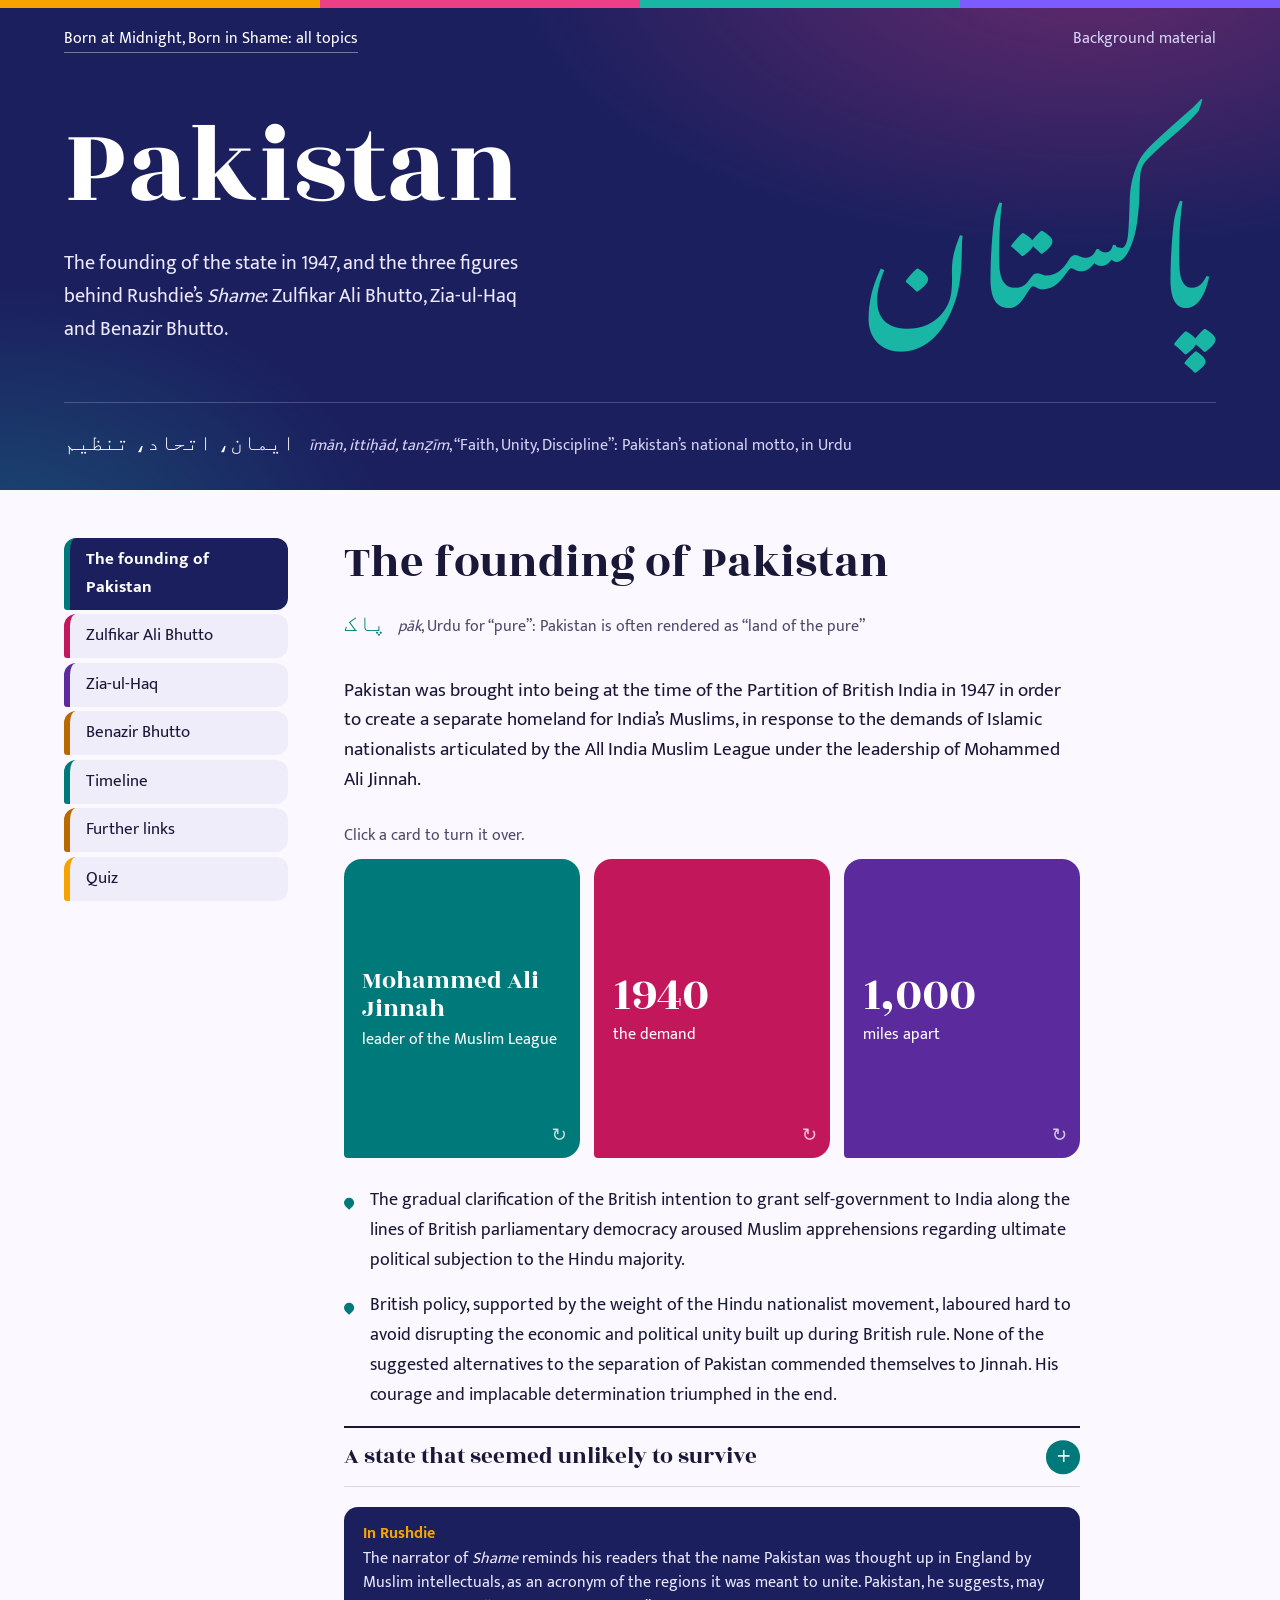
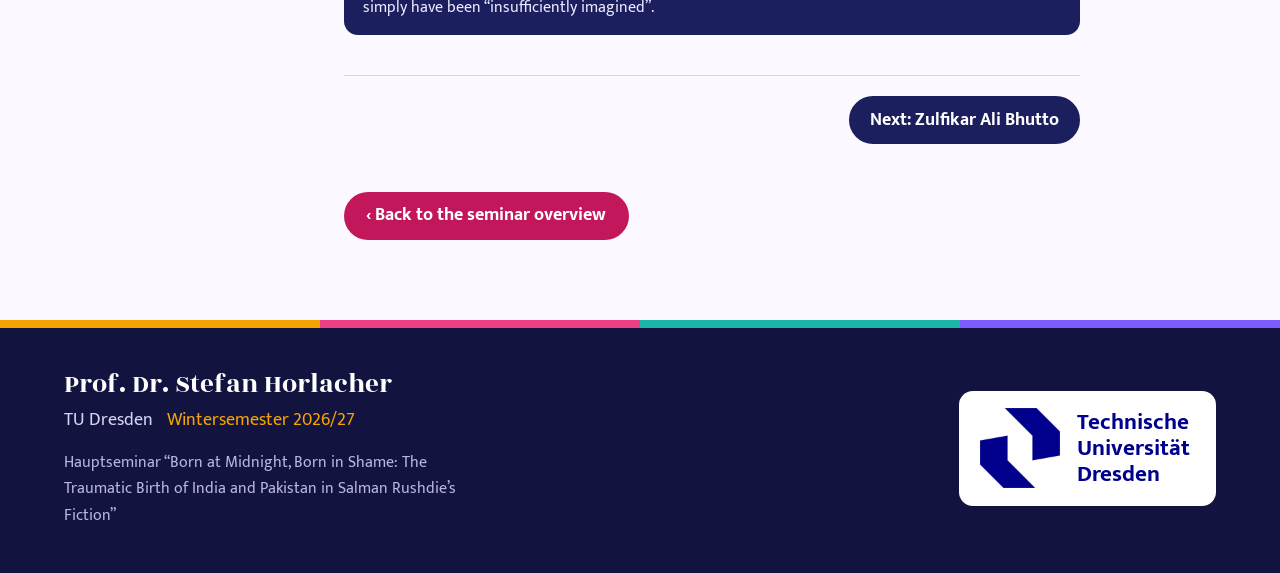
<file: pakistan(1).html>
<!DOCTYPE html>
<html lang="en">
<head>
<meta charset="utf-8">
<meta name="viewport" content="width=device-width, initial-scale=1">
<title>Pakistan – Born at Midnight, Born in Shame</title>
<meta name="description" content="Background material on Pakistan, Zulfikar Ali Bhutto, Zia-ul-Haq and Benazir Bhutto for the Hauptseminar on Salman Rushdie's fiction, Prof. Dr. Stefan Horlacher, TU Dresden.">
<link rel="preconnect" href="https://fonts.googleapis.com">
<link rel="preconnect" href="https://fonts.gstatic.com" crossorigin>
<link href="https://fonts.googleapis.com/css2?family=Mukta:wght@400;500;700&family=Rozha+One&family=Noto+Nastaliq+Urdu:wght@400;700&display=swap" rel="stylesheet">
<link rel="stylesheet" href="style.css?v=5">
<style>
  .hero-india { display: grid; grid-template-columns: 1fr auto; gap: 1rem 3rem; align-items: end; padding: 2rem 0 3.5rem; }
  .hero-india h1 { font-size: clamp(3.5rem, 9vw, 7rem); }
  .hero-india .deva { font-family: var(--display); font-size: clamp(5rem, 17vw, 13rem); line-height: 0.95; color: var(--marigold); }
  .hero-india .intro { font-size: 1.25rem; max-width: 40ch; margin: 1rem 0 0; color: #ebe8ff; }
  .motto { border-top: 1px solid rgba(255,255,255,0.2); padding: 1.1rem 0 1.4rem; color: #d7d3f5; font-size: 1rem; }
  .motto .s { font-family: var(--display); font-size: 1.6rem; color: #fff; margin-right: 0.6rem; }

  .layout { display: grid; grid-template-columns: 14rem minmax(0, 46rem); gap: 3.5rem; padding-top: 3rem; align-items: start; scroll-margin-top: 0.5rem; }

  /* Tabs */
  .tabs { position: sticky; top: 1.25rem; font-size: 1.05rem; }
  .tabs ol { list-style: none; margin: 0; padding: 0; display: grid; gap: 0.3rem; }
  .tabs a {
    display: block; padding: 0.5rem 1rem; border-radius: 12px 12px 12px 3px;
    color: var(--ink); text-decoration: none; background: var(--wash);
    border-left: 6px solid var(--c, var(--rani)); transition: background 0.15s, color 0.15s;
  }
  .tabs a:hover { background: #e3defa; }
  .tabs a[aria-current="true"] { background: var(--midnight); color: #fff; font-weight: 700; }

  main { min-height: 32rem; }
  section { padding-bottom: 2.5rem; scroll-margin-top: 1.5rem; }
  .tabbed main > section { display: none; }
  .tabbed main > section.active { display: block; animation: panel 0.35s ease-out; }
  @keyframes panel { from { opacity: 0; transform: translateY(8px); } to { opacity: 1; transform: none; } }

  section > header { margin-bottom: 1.5rem; }
  section h2 { font-size: clamp(2rem, 4.2vw, 2.9rem); }
  section h3 { font-size: 1.6rem; margin: 2.25rem 0 0.75rem; }

  /* Sanskrit / Hindi keyword that belongs to each section */
  .word { display: flex; flex-wrap: wrap; align-items: baseline; gap: 0.2rem 0.75rem; margin: 0.5rem 0 0; color: var(--ink-soft); font-size: 1rem; }
  .word .s { font-family: var(--display); font-size: 1.75rem; line-height: 1.3; color: var(--accent); }
  .word .bn { font-family: "Noto Serif Bengali", var(--display); font-weight: 600; }

  .lead-in { font-size: 1.2rem; line-height: 1.55; margin: 0 0 1rem; }

  .points { list-style: none; margin: 0; padding: 0; }
  .points > li { position: relative; padding-left: 1.6rem; margin-bottom: 1rem; }
  .points > li::before {
    content: ""; position: absolute; left: 0; top: 0.62em; width: 0.6rem; height: 0.6rem;
    background: var(--accent); border-radius: 50% 50% 50% 0; transform: rotate(-45deg);
  }

  blockquote { margin: 1.5rem 0; padding: 0 0 0 1.5rem; border-left: 6px solid var(--marigold); font-family: var(--display); font-size: 1.7rem; line-height: 1.25; }
  blockquote footer { font-family: var(--body); font-size: 1rem; color: var(--ink-soft); margin-top: 0.5rem; }

  .note { border-radius: 14px; padding: 0.9rem 1.2rem; margin: 1.25rem 0; font-size: 1rem; line-height: 1.55; }
  .note b { display: block; }
  .note.update { background: #fff4d6; }
  .note.update b { color: #7a5200; }
  .note.novel { background: var(--midnight); color: #ebe8ff; }
  .note.novel b { color: var(--marigold); }

  /* Timeline */
  .timeline { list-style: none; margin: 0; padding: 0; border-left: 3px solid var(--midnight); }
  .timeline li { position: relative; display: grid; grid-template-columns: 8.5rem 1fr; gap: 1rem; padding: 0 0 1.4rem 1.5rem; align-items: baseline; }
  .timeline li::before { content: ""; position: absolute; left: -9px; top: 0.55rem; width: 15px; height: 15px; border-radius: 50%; background: var(--c, var(--rani)); border: 3px solid var(--paper); }
  .timeline .y { font-family: var(--display); font-size: 1.45rem; line-height: 1.2; color: var(--midnight); }

  /* Links */
  .links { list-style: none; margin: 0; padding: 0; }
  .links li { padding: 0.8rem 0; border-bottom: 1px solid var(--line); }
  .links a { font-weight: 700; }
  .links span { display: block; color: var(--ink-soft); font-size: 1rem; }

  /* Quiz */
  #quiz-body { background: var(--wash); border-radius: 28px 28px 28px 4px; padding: 2rem 2rem 2.25rem; }
  .q { border: 0; margin: 0 0 2rem; padding: 0; }
  .q legend { font-weight: 700; font-size: 1.2rem; line-height: 1.4; padding: 0; margin-bottom: 0.75rem; }
  .q legend .num { color: var(--peacock); }
  .opts { display: grid; gap: 0.5rem; }
  .opts button {
    font: inherit; text-align: left; cursor: pointer; color: var(--ink);
    background: #fff; border: 2px solid var(--line); border-radius: 12px; padding: 0.6rem 1rem;
    transition: border-color 0.15s, background 0.15s;
  }
  .opts button:hover:not(:disabled) { border-color: var(--midnight); }
  .opts button:disabled { cursor: default; color: var(--ink-soft); }
  .opts button.right { background: #d9f5ee; border-color: var(--peacock); color: var(--ink); font-weight: 700; }
  .opts button.wrong { background: #ffe0ec; border-color: var(--rani); color: var(--ink); }
  .opts button.right::after { content: "  ✓"; }
  .opts button.wrong::after { content: "  ✗"; }
  .why { margin: 0.75rem 0 0; font-size: 1rem; }
  .result { background: var(--midnight); color: #fff; border-radius: 16px; padding: 1.5rem; }
  .result .score { font-family: var(--display); font-size: 2.6rem; line-height: 1; color: var(--marigold); }
  .result p { margin: 0.5rem 0 1rem; }
  .result button { font: inherit; font-weight: 700; cursor: pointer; border: 0; border-radius: 999px; padding: 0.55rem 1.3rem; background: #fff; color: var(--midnight); }
  .progress { position: sticky; bottom: 0.75rem; margin-top: 1rem; display: inline-block; background: var(--midnight); color: #fff; border-radius: 999px; padding: 0.3rem 1rem; font-size: 1rem; }

  /* Previous / next at the foot of each tab */
  .pager { display: flex; justify-content: space-between; gap: 1rem; margin-top: 2.5rem; padding-top: 1.25rem; border-top: 1px solid var(--line); }
  .pager button {
    font: inherit; cursor: pointer; border: 2px solid var(--midnight); border-radius: 999px;
    padding: 0.45rem 1.2rem; background: none; color: var(--midnight); font-weight: 700;
  }
  .pager button.next { background: var(--midnight); color: #fff; margin-left: auto; }
  .pager button:hover { background: var(--rani); border-color: var(--rani); color: #fff; }

  .home { margin: 0.5rem 0 0; }
  .home a {
    display: inline-block; text-decoration: none; font-weight: 700; color: #fff;
    background: var(--rani); border-radius: 999px; padding: 0.55rem 1.4rem;
  }
  .home a::before { content: "‹ "; }
  .home a:hover { background: var(--midnight); color: #fff; }

  /* Urdu in Nastaliq script */
  .ur { font-family: "Noto Nastaliq Urdu", "Noto Naskh Arabic", serif; font-weight: 400; }
  .word .s.ur { font-size: 1.45rem; line-height: 2.3; }
  .motto .s.ur { font-size: 1.35rem; line-height: 2.2; }
  .hero-india .ur-hero { font-family: "Noto Nastaliq Urdu", "Noto Naskh Arabic", serif; font-size: clamp(3.5rem, 11vw, 8rem); line-height: 1.9; color: var(--peacock-bright); }

  @media (max-width: 60rem) {
    .layout { grid-template-columns: minmax(0, 1fr); gap: 1.75rem; padding-top: 0; }
    .tabs { position: sticky; top: 0; z-index: 5; background: var(--paper); margin-inline: -1rem; padding: 0.6rem 1rem; border-bottom: 1px solid var(--line); }
    .tabs ol { display: flex; gap: 0.4rem; overflow-x: auto; padding-bottom: 0.2rem; }
    .tabs a { white-space: nowrap; border-left-width: 0; border-bottom: 4px solid var(--c, var(--rani)); border-radius: 10px; padding: 0.3rem 0.85rem; }
    section, .layout { scroll-margin-top: 4.25rem; }
  }
  @media (max-width: 40rem) {
    .hero-india { grid-template-columns: 1fr; }
    .timeline li { grid-template-columns: 1fr; gap: 0; }
    #quiz-body { padding: 1.5rem 1.1rem 2rem; }
  }
</style>
</head>
<body>
<a class="skip" href="#main">Skip to content</a>
<div class="band"></div>


<header class="hero">
  <div class="wrap">
    <div class="topline">
      <a href="index.html">Born at Midnight, Born in Shame: all topics</a>
      <span>Background material</span>
    </div>
    <div class="hero-india">
      <div>
        <h1>Pakistan</h1>
        <p class="intro">The founding of the state in 1947, and the three figures behind Rushdie’s <i>Shame</i>: Zulfikar Ali Bhutto, Zia-ul-Haq and Benazir Bhutto.</p>
      </div>
      <div class="deva ur-hero" lang="ur" dir="rtl" aria-hidden="true">پاکستان</div>
    </div>
    <div class="motto">
      <span class="s ur" lang="ur" dir="rtl">ایمان، اتحاد، تنظیم</span>
      <i>īmān, ittiḥād, tanẓīm</i>, “Faith, Unity, Discipline”: Pakistan’s national motto, in Urdu
    </div>
  </div>
</header>

<div class="wrap layout" id="top">
  <nav class="tabs" aria-label="Sections of this page">
    <ol>
      <li><a href="#founding" style="--c: var(--peacock)">The founding of Pakistan</a></li>
      <li><a href="#zab" style="--c: var(--rani)">Zulfikar Ali Bhutto</a></li>
      <li><a href="#zia" style="--c: var(--violet)">Zia-ul-Haq</a></li>
      <li><a href="#benazir" style="--c: var(--amber)">Benazir Bhutto</a></li>
      <li><a href="#timeline" style="--c: var(--peacock)">Timeline</a></li>
      <li><a href="#links" style="--c: var(--amber)">Further links</a></li>
      <li><a href="#quiz" style="--c: var(--marigold)">Quiz</a></li>
    </ol>
  </nav>

  <main id="main">

    <section id="founding" style="--accent: var(--peacock)">
      <header>
        <h2>The founding of Pakistan</h2>
        <p class="word"><span class="s ur" lang="ur" dir="rtl">پاک</span> <span><i>pāk</i>, Urdu for “pure”: Pakistan is often rendered as “land of the pure”</span></p>
      </header>
      <p class="lead-in">Pakistan was brought into being at the time of the Partition of British India in 1947 in order to create a separate homeland for India’s Muslims, in response to the demands of Islamic nationalists articulated by the All India Muslim League under the leadership of Mohammed Ali Jinnah.</p>

      <p class="flip-hint">Click a card to turn it over.</p>
      <div class="flips wide">
        <button class="flip" type="button" style="--c: var(--peacock)"><span class="inner">
          <span class="face front"><span class="big">Mohammed Ali Jinnah</span><span class="small">leader of the Muslim League</span></span>
          <span class="face back"><span class="txt">As eager as any Hindu nationalist to end British rule, he concluded that only a separate Muslim state could preserve India’s Muslims from complete subordination to the Hindu majority. Without his cooperation, of which the price was Pakistan, Indian independence was impracticable.</span></span>
        </span></button>
        <button class="flip" type="button" style="--c: var(--rani)"><span class="inner">
          <span class="face front"><span class="num">1940</span><span class="small">the demand</span></span>
          <span class="face back"><span class="txt">By 1940 the demand for Pakistan had been formally endorsed by the Muslim League under Jinnah’s leadership.</span></span>
        </span></button>
        <button class="flip" type="button" style="--c: var(--violet)"><span class="inner">
          <span class="face front"><span class="num">1,000</span><span class="small">miles apart</span></span>
          <span class="face back"><span class="txt">From 1947 until 1971 Pakistan consisted of two regions, West Pakistan and East Pakistan, located more than 1,000 miles away in the Ganges River delta. In 1971 East Pakistan became independent as Bangladesh.</span></span>
        </span></button>
      </div>

      <ul class="points">
        <li>The gradual clarification of the British intention to grant self-government to India along the lines of British parliamentary democracy aroused Muslim apprehensions regarding ultimate political subjection to the Hindu majority.</li>
        <li>British policy, supported by the weight of the Hindu nationalist movement, laboured hard to avoid disrupting the economic and political unity built up during British rule. None of the suggested alternatives to the separation of Pakistan commended themselves to Jinnah. His courage and implacable determination triumphed in the end.</li>
      </ul>

      <details class="acc">
        <summary>A state that seemed unlikely to survive</summary>
        <div class="body">
          <ul class="points">
            <li>With the major portion of the wealth and resources of the British heritage passing to India, Pakistan’s survival seemed to hang in the balance. Of all the well-organized provinces of British India, only comparatively backward areas came to Pakistan intact. The Punjab and Bengal were divided, and Kashmir became disputed territory.</li>
            <li>Economically, the situation seemed almost hopeless: the new frontier cut off Pakistani raw materials from the Indian factories, disrupting industry, commerce, and agriculture.</li>
            <li>The partition and the movement of refugees were accompanied by terrible massacres for which both communities were responsible. India remained openly unfriendly; its economic superiority expressed itself in a virtual blockade. The dispute over Kashmir brought the two countries to the verge of war.</li>
          </ul>
        </div>
      </details>

      <aside class="note novel">
        <b>In Rushdie</b>
        The narrator of <i>Shame</i> reminds his readers that the name Pakistan was thought up in England by Muslim intellectuals, as an acronym of the regions it was meant to unite. Pakistan, he suggests, may simply have been “insufficiently imagined”.
      </aside>
    </section>

    <section id="zab" style="--accent: var(--rani)">
      <header>
        <h2>Zulfikar Ali Bhutto</h2>
        <p class="word"><span class="s ur" lang="ur" dir="rtl">روٹی، کپڑا اور مکان</span> <span><i>roṭī, kapṛā aur makān</i>, “bread, clothing and shelter”, the slogan of Bhutto’s Pakistan People’s Party</span></p>
      </header>
      <p class="lead-in">Zulfikar Ali Bhutto (born 5 January 1928 near Larkana, Sindh; died 4 April 1979 in Rawalpindi) served as president (1971–73) and prime minister (1973–77) of Pakistan. Although a popular leader, he was overthrown and executed by the military.</p>

      <p class="flip-hint">Click a card to turn it over.</p>
      <div class="flips wide">
        <button class="flip" type="button" style="--c: var(--rani)"><span class="inner">
          <span class="face front"><span class="big">Origins</span><span class="small">Larkana, Bombay, Berkeley, Oxford</span></span>
          <span class="face back"><span class="txt">Born into a noble Rajput family that had accepted Islam, the son of a prominent political figure in the colonial government. Educated in Bombay and at Berkeley (B.A., 1950), he studied law at Oxford and practised and lectured in England before returning to Pakistan in 1953.</span></span>
        </span></button>
        <button class="flip" type="button" style="--c: var(--violet)"><span class="inner">
          <span class="face front"><span class="num">1967</span><span class="small">the PPP</span></span>
          <span class="face back"><span class="txt">After resigning over the peace with India that ended the 1965 war over Kashmir, he founded the Pakistan People’s Party in December 1967, denounced the Ayub Khan regime as a dictatorship and was imprisoned (1968–69).</span></span>
        </span></button>
        <button class="flip" type="button" style="--c: var(--amber)"><span class="inner">
          <span class="face front"><span class="big">The author</span><span class="small">two books</span></span>
          <span class="face back"><span class="txt">Bhutto wrote <i>The Myth of Independence</i> (1969) and <i>The Great Tragedy</i> (1971).</span></span>
        </span></button>
      </div>

      <details class="acc" open>
        <summary>Minister under Ayub Khan, 1958–66</summary>
        <div class="body">
          <ul class="points">
            <li>In Karachi he set up a law practice and was appointed a member of Pakistan’s delegation to the United Nations in 1957.</li>
            <li>After Mohammad Ayub Khan seized the government in 1958, Bhutto was appointed commerce minister and then held other cabinet posts. As foreign minister (1963–66) he began working for greater independence from Western powers and for closer ties with China.</li>
          </ul>
        </div>
      </details>

      <details class="acc">
        <summary>The 1970 elections and the loss of East Pakistan</summary>
        <div class="body">
          <ul class="points">
            <li>After the overthrow of the Ayub Khan regime by Gen. Agha Muhammad Yahya Khan, national elections were held in 1970. Although Bhutto and his party won a sweeping electoral victory in West Pakistan, the biggest election winner was the Awami League, an East Pakistan-based party that had campaigned for full autonomy for East Pakistan.</li>
            <li>Bhutto refused to form a government with this separatist party, causing a nullification of the election. The widespread rioting that followed degenerated into civil war, after which East Pakistan, with the help of India, emerged as the independent state of Bangladesh.</li>
          </ul>
        </div>
      </details>

      <details class="acc">
        <summary>President and prime minister, 1971–77</summary>
        <div class="body">
          <ul class="points">
            <li>After West Pakistan’s humiliating defeat by India, Yahya Khan turned the government over to Bhutto on 20 December 1971. Bhutto placed his predecessor under house arrest, nationalized several key industries, and undertook the taxation of the landed families in his first acts as president.</li>
            <li>After the new constitution (1973) made the presidency largely ceremonial, Bhutto became prime minister. In both capacities he also filled the cabinet posts of foreign affairs, defence, and interior. His government, retaining martial law, began a process of Islamization.</li>
          </ul>
        </div>
      </details>

      <details class="acc">
        <summary>Fall and execution, 1977–79</summary>
        <div class="body">
          <ul class="points">
            <li>Sensing that the public was turning against his rule by decree, Bhutto ordered new elections in 1977 to obtain a popular mandate. His party won by a large majority, but the opposition charged him with electoral fraud.</li>
            <li>The government was seized by Gen. Mohammad Zia-ul-Haq, the army chief of staff, on 5 July 1977. Soon afterward Bhutto was imprisoned. He was sentenced to death (18 March 1978) on the charge of having ordered the assassination of a political opponent in 1974; after an appeal to a higher court, he was hanged on 4 April 1979, despite appeals for clemency from several world leaders.</li>
            <li>His daughter, Benazir Bhutto, later became Pakistan’s first female prime minister; his grandson, Bilawal Bhutto Zardari, took on the leadership of the PPP in 2007.</li>
          </ul>
        </div>
      </details>

      <aside class="note novel">
        <b>In Rushdie</b>
        In <i>Shame</i>, Iskander Harappa, the playboy turned charismatic politician, is widely read as a portrait of Zulfikar Ali Bhutto. Like Bhutto, he is overthrown by his own army chief and hanged.
      </aside>
    </section>

    <section id="zia" style="--accent: var(--violet)">
      <header>
        <h2>Zia-ul-Haq</h2>
        <p class="word"><span class="s ur" lang="ur" dir="rtl">نظامِ مصطفیٰ</span> <span><i>niẓām-e muṣṭafā</i>, “the system of the Prophet”, the slogan of the Islamization of state and society</span></p>
      </header>
      <p class="lead-in">Mohammad Zia-ul-Haq (born 12 August 1924 in Jullundur, Punjab, now in India; died 17 August 1988 near Bahawalpur) was chief of army staff, chief martial-law administrator, and president of Pakistan (1978–88).</p>

      <p class="flip-hint">Click a card to turn it over.</p>
      <div class="flips wide">
        <button class="flip" type="button" style="--c: var(--violet)"><span class="inner">
          <span class="face front"><span class="big">The soldier</span><span class="small">from Dehra Dun to army chief</span></span>
          <span class="face back"><span class="txt">Commissioned in 1945 from the Royal Indian Military Academy in Dehra Dun, he served with British armoured forces in Southeast Asia. In 1972 he presided over the military courts that tried officers accused of plotting against Bhutto, who promoted him to lieutenant general in 1975 and made him chief of army staff in 1976.</span></span>
        </span></button>
        <button class="flip" type="button" style="--c: var(--rani)"><span class="inner">
          <span class="face front"><span class="num">5 July 1977</span><span class="small">the coup</span></span>
          <span class="face back"><span class="txt">Zia seized power from Bhutto in a bloodless coup and became chief martial-law administrator while remaining army chief of staff. His initial declaration that he would return government to civilian hands was at variance with his behaviour.</span></span>
        </span></button>
        <button class="flip" type="button" style="--c: var(--amber)"><span class="inner">
          <span class="face front"><span class="num">17 Aug 1988</span><span class="small">the crash</span></span>
          <span class="face back"><span class="txt">Zia was killed when his aircraft blew up in flight from Bahawalpur. The crash also killed the U.S. ambassador to Pakistan and several top-ranking generals; its cause has never been fully determined.</span></span>
        </span></button>
      </div>

      <details class="acc" open>
        <summary>Eliminating Bhutto</summary>
        <div class="body">
          <ul class="points">
            <li>Zia’s change of direction hinted that there were powers behind the scene determined to eliminate Bhutto as an active player. The decision was made not to conduct new elections, to arrest and try Bhutto, and ultimately to ignore the pleadings from other governments to spare his life. Found guilty and sentenced to death, Bhutto was hanged on 4 April 1979.</li>
            <li>Zia assumed the presidency after Fazal Elahi Chaudhry resigned in 1978. He suspended political parties in 1979, banned labour strikes, imposed strict censorship on the press, and declared martial law in the country (nominally lifted in 1985).</li>
          </ul>
        </div>
      </details>

      <details class="acc">
        <summary>Islamization</summary>
        <div class="body">
          <ul class="points">
            <li>A devout Muslim, Zia believed that religious tradition should guide Pakistan’s institutions in all aspects of daily life. Islamization became the guiding principle of his plan to reform Pakistan, to reassure its unity, and to galvanize the country to meet all threats, foreign and domestic. Clearly, the programme was also geared to reinforce his rule and establish his legitimacy.</li>
            <li>The 1979 revolution in Iran, which ended the Pahlavi monarchy, dovetailed with developments in Pakistan. Zia called for criminal punishments in keeping with Islamic law and insisted on banking practices and economic activity that followed Islamic experience.</li>
            <li>In 1984 he put his Islamization programme to a referendum and coupled it to a vote of confidence in his presidency that would give him another five years in office. He won overwhelming approval, though only half of the eligible voters took part and the opposition insisted that the vote was rigged.</li>
          </ul>
        </div>
      </details>

      <details class="acc">
        <summary>Afghanistan: Pakistan as a “frontline state”</summary>
        <div class="body">
          <ul class="points">
            <li>The Soviet invasion of Afghanistan in December 1979 reinforced Zia’s belief that only Islamic practices could unite the Muslims of Pakistan and Afghanistan against an alien and aggressive neighbour. Zia played a major role in assisting the Afghan resistance, the mujahideen, whose leaders set up their headquarters in and around Peshawar. Several million Afghan refugees came to Pakistan, most of them housed in camps near the border.</li>
            <li>Pakistan sought help from other Muslim states, especially Saudi Arabia, and after 1981 from the United States under Ronald Reagan. Pakistan became the third largest recipient of U.S. military aid, several billion dollars by the end of Reagan’s second term, even though Islamabad was known to be pursuing an aggressive nuclear weapons programme. U.S. intelligence services did not discourage Pakistan’s Inter-Service Intelligence from working closely with the most radical religious movements in Afghanistan.</li>
          </ul>
        </div>
      </details>

      <details class="acc">
        <summary>Elections without parties and the end of martial law, 1985–86</summary>
        <div class="body">
          <ul class="points">
            <li>In February 1985 Zia allowed national and provincial assembly elections, though without the participation of political parties. His opponents called his Islamic system a ploy to acquire still wider powers and urged a boycott, but voters turned out in considerable numbers. Zia handpicked Muhammad Khan Junejo, a Sindhi politician and landowner, as prime minister.</li>
            <li>Martial law was officially lifted in December 1985. Junejo revived the Pakistan Muslim League, the Muslim League (J), and Benazir Bhutto returned from exile to lead the PPP. The key rivals for national power were now the Muslim League (J) and Bhutto’s PPP.</li>
          </ul>
        </div>
      </details>

      <details class="acc">
        <summary>Ethnic violence in Karachi</summary>
        <div class="body">
          <ul class="points">
            <li>Lifting martial law coincided with intensified conflict between Pakistan’s ethnic communities, above all in Karachi. Native Sindhis complained that the <i>muhajirs</i>, Muslim immigrants from India, monopolized political and economic power in the city. The founding of the Muhajir Qaumi Movement (MQM) in the mid-1980s was both a cause and a consequence of the violence against the immigrant community.</li>
            <li>Pashtun migrants, notably Afghan Pashtuns, moving from the frontier region to Karachi posed a further challenge, and a narcotics and weapons trade rooted in the North-West Frontier Province fuelled the conflict. By 1986 intercommunal violence in Karachi had reached a level not seen since partition, with riots also in Quetta and Hyderabad, and the army was called in to restore order.</li>
          </ul>
        </div>
      </details>

      <details class="acc">
        <summary>The last year, 1988</summary>
        <div class="body">
          <ul class="points">
            <li>Confronting major opposition, intensified ethnic warfare and a troubled economy, Zia dissolved the national and provincial assemblies in May 1988 and dismissed the Junejo government, alleging corruption and weakness. He promised another national election and in June made himself head of a caretaker government. Although the country was in considerable disarray, Zia pretended that everything was under control, until his death in the plane crash of 17 August 1988.</li>
          </ul>
        </div>
      </details>

      <aside class="note novel">
        <b>In Rushdie</b>
        In <i>Shame</i>, General Raza Hyder, who overthrows Iskander Harappa and governs in the name of God, is modelled on Zia-ul-Haq.
      </aside>
    </section>

    <section id="benazir" style="--accent: var(--amber)">
      <header>
        <h2>Benazir Bhutto</h2>
        <p class="word"><span class="s ur" lang="ur" dir="rtl">بے نظیر</span> <span><i>be-naẓīr</i>, “without equal, incomparable”: the meaning of her first name</span></p>
      </header>
      <p class="lead-in">Benazir Bhutto (born 21 June 1953 in Karachi; died 27 December 2007 in Rawalpindi) became the first woman leader of a Muslim nation in modern history. She served two terms as prime minister of Pakistan, 1988–90 and 1993–96, and was assassinated while campaigning for parliamentary elections.</p>

      <p class="flip-hint">Click a card to turn it over.</p>
      <div class="flips wide">
        <button class="flip" type="button" style="--c: var(--amber)"><span class="inner">
          <span class="face front"><span class="big">Harvard and Oxford</span><span class="small">her education</span></span>
          <span class="face back"><span class="txt">She studied at Harvard (B.A., 1973), then philosophy, political science and economics at Oxford (B.A., 1976), where she also completed a postgraduate degree in international law (M.A., 1977).</span></span>
        </span></button>
        <button class="flip" type="button" style="--c: var(--rani)"><span class="inner">
          <span class="face front"><span class="num">1 Dec 1988</span><span class="small">prime minister</span></span>
          <span class="face back"><span class="txt">She became Pakistan’s first female prime minister and head of its first civilian government since the dissolution of her father’s government in 1977.</span></span>
        </span></button>
        <button class="flip" type="button" style="--c: var(--violet)"><span class="inner">
          <span class="face front"><span class="big"><i>Daughter of the East</i></span><span class="small">her autobiography</span></span>
          <span class="face back"><span class="txt">Her autobiography appeared in 1988 (also published as <i>Daughter of Destiny</i>, 1989). <i>Reconciliation: Islam, Democracy, and the West</i> was published posthumously in 2008.</span></span>
        </span></button>
        <button class="flip" type="button" style="--c: var(--peacock)"><span class="inner">
          <span class="face front"><span class="big">Asif Ali Zardari</span><span class="small">her husband</span></span>
          <span class="face back"><span class="txt">A controversial businessman and senator, jailed from 1996 on a variety of charges and released on bail in 2004. After her death he took over the leadership of the PPP, later followed by their son, Bilawal Bhutto Zardari.</span></span>
        </span></button>
      </div>

      <details class="acc" open>
        <summary>Political beginnings, 1977–88</summary>
        <div class="body">
          <ul class="points">
            <li>Shortly after she completed her studies in 1977 and returned to Pakistan, her father was deposed by Gen. Zia-ul-Haq. After her father’s execution in 1979, she became the titular head of the Pakistan People’s Party (PPP) and endured frequent house arrest from 1979 to 1984.</li>
            <li>In exile from 1984 to 1986, she returned after the lifting of martial law and soon became the foremost figure of the opposition to Zia. After Zia’s death in August 1988, the PPP won the single largest bloc of seats in the National Assembly.</li>
          </ul>
        </div>
      </details>

      <details class="acc">
        <summary>First term, 1988–90</summary>
        <div class="body">
          <ul class="points">
            <li>She formed a fragile coalition with independent parliamentarians from her home province of Sindh, but they left the following year as ethnic tensions in the province escalated. Without them she was unable to pass legislation to address poverty, governmental corruption and increasing crime, and she bore the brunt of a discordant relationship with the military leadership.</li>
            <li>In August 1990 President Ghulam Ishaq Khan dismissed her government on charges of corruption and other malfeasance. After the PPP’s defeat in the elections of October 1990, she led the opposition against her successor, Nawaz Sharif.</li>
          </ul>
        </div>
      </details>

      <details class="acc">
        <summary>Second term, 1993–96</summary>
        <div class="body">
          <ul class="points">
            <li>In October 1993 the PPP won a plurality of votes and beat Sharif’s Pakistan Muslim League (PML-N) in every province except Balochistan, including Sharif’s home province of Punjab. Bhutto made headway in foreign relations, attracted foreign investment and implemented social programmes, with an ally in President Farooq Leghari, a member of the PPP.</li>
            <li>But the economy remained unstable and law and order declined. Her brother Murtaza accused her husband, Asif Ali Zardari, of corruption. With her public support dwindling, Leghari dismissed her government in November 1996.</li>
          </ul>
        </div>
      </details>

      <details class="acc">
        <summary>Corruption charges and exile, 1997–2007</summary>
        <div class="body">
          <ul class="points">
            <li>After the PPP’s decisive defeat in 1997, Sharif’s administration pursued the corruption charges against her with British and Swiss cooperation. In 1999 she and her husband were convicted by a Lahore court, a verdict overturned by the Supreme Court in 2001 because of evidence of governmental interference.</li>
            <li>She reached no accommodation with Gen. Pervez Musharraf, who seized power in a coup in 1999. Facing arrest warrants, she remained in exile in London and Dubai. A 2002 decree barred prime ministers from a third term, and a law of 2000 kept convicted individuals from party office; the PPP therefore registered a legally separate branch, the Pakistan People’s Party Parliamentarians (PPPP), which won a strong vote in 2002.</li>
          </ul>
        </div>
      </details>

      <details class="acc">
        <summary>Return and assassination, 2007</summary>
        <div class="body">
          <ul class="points">
            <li>Shortly before his re-election, Musharraf granted her an amnesty for the corruption charges, which the Supreme Court criticized as unconstitutional. In October 2007 she returned to Karachi after eight years of self-imposed exile; the celebrations were marred by a suicide attack on her motorcade that killed numerous supporters.</li>
            <li>In December 2007 she was assassinated in a similar attack while campaigning for the upcoming parliamentary elections.</li>
          </ul>
        </div>
      </details>

      <aside class="note novel">
        <b>In Rushdie</b>
        Iskander Harappa’s daughter Arjumand, the “virgin Ironpants” who guards her father’s legacy, has often been read as an allusion to Benazir Bhutto. <i>Shame</i> appeared in 1983, during Benazir’s years under house arrest and five years before she became prime minister.
      </aside>
    </section>

    <section id="timeline" style="--accent: var(--peacock)">
      <header><h2>Timeline</h2></header>
      <ol class="timeline">
        <li style="--c: var(--peacock)"><span class="y">1940</span><span>The Muslim League under Jinnah formally endorses the demand for Pakistan.</span></li>
        <li style="--c: var(--rani)"><span class="y">August 1947</span><span>Partition of British India; Pakistan is founded in two parts, West and East.</span></li>
        <li style="--c: var(--violet)"><span class="y">1958</span><span>Ayub Khan seizes power; Zulfikar Ali Bhutto becomes commerce minister.</span></li>
        <li style="--c: var(--amber)"><span class="y">1963–66</span><span>Bhutto is foreign minister; he resigns after the peace with India that follows the 1965 war over Kashmir.</span></li>
        <li style="--c: var(--rani)"><span class="y">December 1967</span><span>Bhutto founds the Pakistan People’s Party.</span></li>
        <li style="--c: var(--peacock)"><span class="y">1970</span><span>National elections: the Awami League wins overall, the PPP in West Pakistan.</span></li>
        <li style="--c: var(--rani)"><span class="y">December 1971</span><span>East Pakistan becomes Bangladesh; on 20 December Yahya Khan hands the government to Bhutto.</span></li>
        <li style="--c: var(--violet)"><span class="y">1973</span><span>New constitution; Bhutto becomes prime minister.</span></li>
        <li style="--c: var(--violet)"><span class="y">5 July 1977</span><span>Zia-ul-Haq seizes power in a bloodless coup.</span></li>
        <li style="--c: var(--rani)"><span class="y">4 April 1979</span><span>Bhutto is hanged in Rawalpindi.</span></li>
        <li style="--c: var(--amber)"><span class="y">December 1979</span><span>Soviet invasion of Afghanistan; Pakistan becomes a “frontline state”.</span></li>
        <li style="--c: var(--peacock)"><span class="y">1983</span><span>Rushdie’s <i>Shame</i> is published.</span></li>
        <li style="--c: var(--violet)"><span class="y">1984</span><span>Referendum on Islamization and on five more years for Zia.</span></li>
        <li style="--c: var(--peacock)"><span class="y">1985–86</span><span>Elections without parties; martial law lifted; Benazir Bhutto returns from exile.</span></li>
        <li style="--c: var(--violet)"><span class="y">17 August 1988</span><span>Zia dies in a plane crash near Bahawalpur.</span></li>
        <li style="--c: var(--amber)"><span class="y">1 December 1988</span><span>Benazir Bhutto becomes prime minister (dismissed 1990; second term 1993–96).</span></li>
        <li style="--c: var(--rani)"><span class="y">1999</span><span>Pervez Musharraf seizes power; Benazir Bhutto lives in exile.</span></li>
        <li style="--c: var(--amber)"><span class="y">27 Dec 2007</span><span>Benazir Bhutto is assassinated while campaigning.</span></li>
      </ol>
    </section>

    <section id="links" style="--accent: var(--amber)">
      <header><h2>Further links</h2></header>

      <h3 style="margin-top: 0">Pakistan</h3>
      <ul class="links">
        <li><a href="https://www.britannica.com/place/Pakistan">Encyclopaedia Britannica: Pakistan</a><span>The comprehensive country article, including the history since 1947.</span></li>
        <li><a href="https://www.britannica.com/biography/Mohammed-Ali-Jinnah">Britannica: Mohammed Ali Jinnah</a><span>Biography of the founder of Pakistan.</span></li>
        <li><a href="https://www.britannica.com/event/Partition-of-India">Britannica: Partition of India</a><span>Causes, course and consequences of the division of 1947.</span></li>
      </ul>

      <h3>The Bhuttos and Zia</h3>
      <ul class="links">
        <li><a href="https://www.britannica.com/biography/Zulfikar-Ali-Bhutto">Britannica: Zulfikar Ali Bhutto</a><span>From Larkana to the gallows in Rawalpindi.</span></li>
        <li><a href="https://www.britannica.com/biography/Mohammad-Zia-ul-Haq">Britannica: Mohammad Zia-ul-Haq</a><span>The general who ruled Pakistan from 1977 to 1988.</span></li>
        <li><a href="https://www.britannica.com/biography/Benazir-Bhutto">Britannica: Benazir Bhutto</a><span>Two terms as prime minister, exile and assassination.</span></li>
        <li><a href="https://www.britannica.com/topic/Pakistan-Peoples-Party">Britannica: Pakistan People’s Party</a><span>The party founded by Zulfikar Ali Bhutto and led by his family ever since.</span></li>
        <li><a href="https://www.britannica.com/event/Afghan-War">Britannica: Afghan War</a><span>The Soviet war in Afghanistan, 1978–92, and Pakistan’s role in it.</span></li>
      </ul>
    </section>

    <section id="quiz" style="--accent: var(--peacock)">
      <header>
        <h2>Quiz</h2>
        <p style="margin: 0.5rem 0 0">Twelve questions on this page. Choose an answer to see straight away whether it is right.</p>
      </header>
      <div id="quiz-body"></div>
      <noscript><p>The quiz needs JavaScript.</p></noscript>
    </section>

    <p class="home"><a href="index.html">Back to the seminar overview</a></p>
  </main>
</div>

<footer class="site-footer">
  <div class="band"></div>
  <div class="wrap inner">
    <div>
      <div class="who">Prof. Dr. Stefan Horlacher</div>
      <p>TU Dresden <span class="term">Wintersemester 2026/27</span></p>
      <p class="seminar">Hauptseminar “Born at Midnight, Born in Shame: The Traumatic Birth of India and Pakistan in Salman Rushdie’s Fiction”</p>
    </div>
    <div class="tu-logo"><img src="tud-logo-mark.png" alt="" width="80" height="80"><span>Technische<br>Universität<br>Dresden</span></div>
  </div>
</footer>

<script>
/* ---------- Quiz ----------
   To edit: change the entries below. "a" lists the options, the FIRST one is the correct answer
   (the options are shuffled when the page loads). "why" is shown after answering. */
var QUESTIONS = [
  { q: "Under whose leadership did the All India Muslim League demand a separate Muslim state?",
    a: ["Mohammed Ali Jinnah", "Zulfikar Ali Bhutto", "Mohammad Ayub Khan", "Mahatma Gandhi"],
    why: "Jinnah concluded that only a separate state could preserve India’s Muslims from subordination; by 1940 the League had endorsed the demand." },
  { q: "Which two provinces of British India were divided at partition?",
    a: ["The Punjab and Bengal", "Sindh and Balochistan", "Kashmir and Bihār", "Bombay and Madras"],
    why: "The Punjab and Bengal were divided, and Kashmir became disputed territory." },
  { q: "Which party did Zulfikar Ali Bhutto found in December 1967?",
    a: ["The Pakistan People’s Party", "The Awami League", "The Muslim League (J)", "The Muhajir Qaumi Movement"],
    why: "Bhutto founded the PPP after resigning as foreign minister in protest against the peace with India." },
  { q: "Why was the result of the 1970 elections nullified?",
    a: ["Bhutto refused to form a government with the Awami League", "The army annulled the vote because of fraud", "The Awami League boycotted the assembly", "India refused to recognize the result"],
    why: "The Awami League had won overall, but Bhutto refused to govern with the party that demanded autonomy for East Pakistan." },
  { q: "What did the constitution of 1973 change for Bhutto?",
    a: ["The presidency became largely ceremonial, so he became prime minister", "It made him president for life", "It abolished martial law and his party", "It banned him from holding a cabinet post"],
    why: "After 1973 Bhutto governed as prime minister, while also holding foreign affairs, defence and interior." },
  { q: "How did Zia-ul-Haq come to power?",
    a: ["In a bloodless coup on 5 July 1977", "By winning the 1977 elections", "As Bhutto’s chosen successor", "After Bhutto’s death in a plane crash"],
    why: "Zia, Bhutto’s army chief of staff, seized power and became chief martial-law administrator." },
  { q: "What happened to Zulfikar Ali Bhutto on 4 April 1979?",
    a: ["He was hanged in Rawalpindi", "He went into exile in London", "He was released from prison", "He was elected president again"],
    why: "Bhutto was hanged despite appeals for clemency from several world leaders." },
  { q: "Which event turned Pakistan into a “frontline state”?",
    a: ["The Soviet invasion of Afghanistan in December 1979", "The revolution in Iran", "The war with India over Kashmir", "The independence of Bangladesh"],
    why: "Pakistan supported the Afghan mujahideen and took in several million refugees, with Saudi and U.S. help." },
  { q: "What was Zia’s Islamization programme linked to in the referendum of 1984?",
    a: ["A vote of confidence giving him five more years as president", "A new constitution", "The return of political parties", "Peace with India"],
    why: "Zia won overwhelming approval, but only half of the eligible voters took part, and the opposition called the vote rigged." },
  { q: "How did Zia-ul-Haq die?",
    a: ["His aircraft blew up in flight from Bahawalpur", "He was hanged after a trial", "He was shot by his bodyguards", "He died in exile in Dubai"],
    why: "The crash of 17 August 1988 also killed the U.S. ambassador; its cause has never been fully determined." },
  { q: "What made Benazir Bhutto’s appointment on 1 December 1988 historic?",
    a: ["She was the first woman to lead a Muslim nation in modern history", "She was the youngest president of Pakistan", "She was the first leader elected without a party", "She was the first prime minister from Punjab"],
    why: "She headed Pakistan’s first civilian government since her father’s was dissolved in 1977." },
  { q: "How did Benazir Bhutto’s life end?",
    a: ["She was assassinated while campaigning in December 2007", "She died in a plane crash", "She was executed by the military", "She died in exile in London"],
    why: "After returning from eight years of exile in October 2007, she was killed in an attack in Rawalpindi on 27 December 2007." }
];

(function () {
  function el(tag, cls, text) {
    var e = document.createElement(tag);
    if (cls) e.className = cls;
    if (text) e.textContent = text;
    return e;
  }

  /* ---------- Tabs ---------- */
  var tabLinks = Array.prototype.slice.call(document.querySelectorAll(".tabs a"));
  var ids = tabLinks.map(function (a) { return a.getAttribute("href").slice(1); });
  var layout = document.getElementById("top");

  function show(id, scroll) {
    if (ids.indexOf(id) === -1) id = ids[0];
    ids.forEach(function (x, i) {
      document.getElementById(x).classList.toggle("active", x === id);
      if (x === id) tabLinks[i].setAttribute("aria-current", "true");
      else tabLinks[i].removeAttribute("aria-current");
    });
    var current = tabLinks[ids.indexOf(id)];
    if (current.scrollIntoView && window.matchMedia("(max-width: 60rem)").matches) {
      current.scrollIntoView({ block: "nearest", inline: "center" });
    }
    if (history.replaceState) history.replaceState(null, "", "#" + id);
    if (scroll) layout.scrollIntoView();
  }

  ids.forEach(function (id, i) {
    var pager = el("div", "pager");
    if (i > 0) {
      var prev = el("button", "prev", "Back: " + tabLinks[i - 1].textContent);
      prev.type = "button";
      prev.addEventListener("click", function () { show(ids[i - 1], true); });
      pager.appendChild(prev);
    }
    if (i < ids.length - 1) {
      var next = el("button", "next", "Next: " + tabLinks[i + 1].textContent);
      next.type = "button";
      next.addEventListener("click", function () { show(ids[i + 1], true); });
      pager.appendChild(next);
    }
    document.getElementById(id).appendChild(pager);
  });

  tabLinks.forEach(function (a, i) {
    a.addEventListener("click", function (ev) {
      ev.preventDefault();
      show(ids[i], window.matchMedia("(max-width: 60rem)").matches);
    });
  });
  window.addEventListener("hashchange", function () { show(location.hash.slice(1), false); });

  document.body.classList.add("tabbed");
  show(location.hash.slice(1), false);

  /* ---------- Cards that turn over ---------- */
  document.querySelectorAll(".flip").forEach(function (card) {
    card.setAttribute("aria-pressed", "false");
    card.addEventListener("click", function () {
      card.setAttribute("aria-pressed", card.getAttribute("aria-pressed") === "true" ? "false" : "true");
    });
  });

  /* ---------- Quiz ---------- */
  var body = document.getElementById("quiz-body");
  var answered, correct;

  function shuffle(arr) {
    var a = arr.slice();
    for (var i = a.length - 1; i > 0; i--) {
      var j = Math.floor(Math.random() * (i + 1));
      var t = a[i]; a[i] = a[j]; a[j] = t;
    }
    return a;
  }

  function build() {
    answered = 0; correct = 0;
    body.innerHTML = "";

    var progress = el("div", "progress");
    progress.setAttribute("aria-live", "polite");
    var result = el("div", "result");
    result.hidden = true;

    function update() {
      progress.textContent = answered + " of " + QUESTIONS.length + " answered, " + correct + " correct";
      if (answered === QUESTIONS.length) {
        progress.hidden = true;
        var share = correct / QUESTIONS.length;
        var verdict = share === 1 ? "Flawless. You are ready for the novels."
          : share >= 0.75 ? "Well done. A second look at the questions you missed will close the gaps."
          : share >= 0.5 ? "A solid start. Reread the sections behind the questions you missed and try again."
          : "Worth another read. Go through the tabs once more and try again.";
        result.innerHTML = "";
        result.appendChild(el("div", "score", correct + " / " + QUESTIONS.length));
        result.appendChild(el("p", "", verdict));
        var again = el("button", "", "Start again");
        again.type = "button";
        again.addEventListener("click", function () { build(); layout.scrollIntoView(); });
        result.appendChild(again);
        result.hidden = false;
      }
    }

    QUESTIONS.forEach(function (item, i) {
      var fs = el("fieldset", "q");
      var lg = el("legend");
      lg.appendChild(el("span", "num", (i + 1) + ". "));
      lg.appendChild(document.createTextNode(item.q));
      fs.appendChild(lg);

      var opts = el("div", "opts");
      var why = el("p", "why", item.why);
      why.hidden = true;
      var right = item.a[0];

      shuffle(item.a).forEach(function (text) {
        var b = el("button", "", text);
        b.type = "button";
        b.addEventListener("click", function () {
          var all = opts.querySelectorAll("button");
          for (var k = 0; k < all.length; k++) {
            all[k].disabled = true;
            if (all[k].textContent === right) all[k].classList.add("right");
          }
          if (text === right) correct++; else b.classList.add("wrong");
          answered++;
          why.hidden = false;
          update();
        });
        opts.appendChild(b);
      });

      fs.appendChild(opts);
      fs.appendChild(why);
      body.appendChild(fs);
    });

    body.appendChild(result);
    body.appendChild(progress);
    update();
  }

  build();
})();
</script>
</body>
</html>
</file>
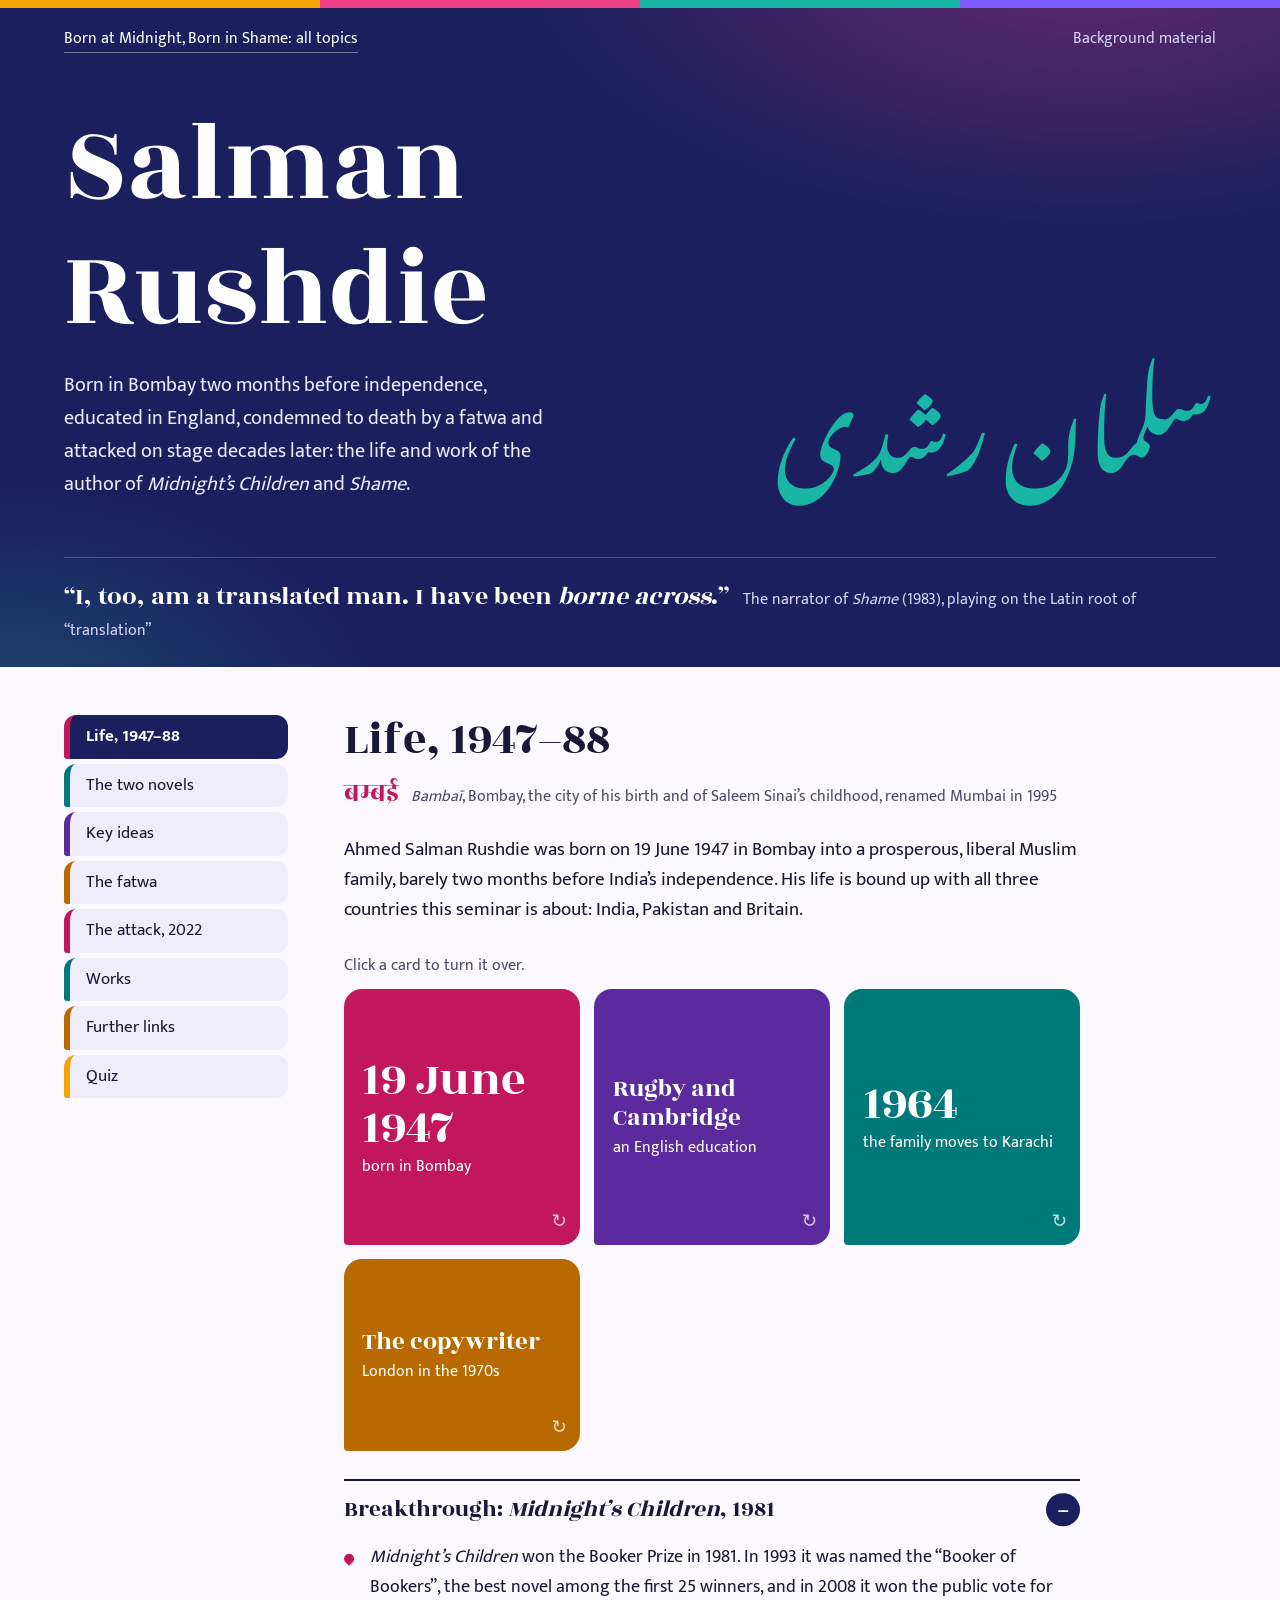
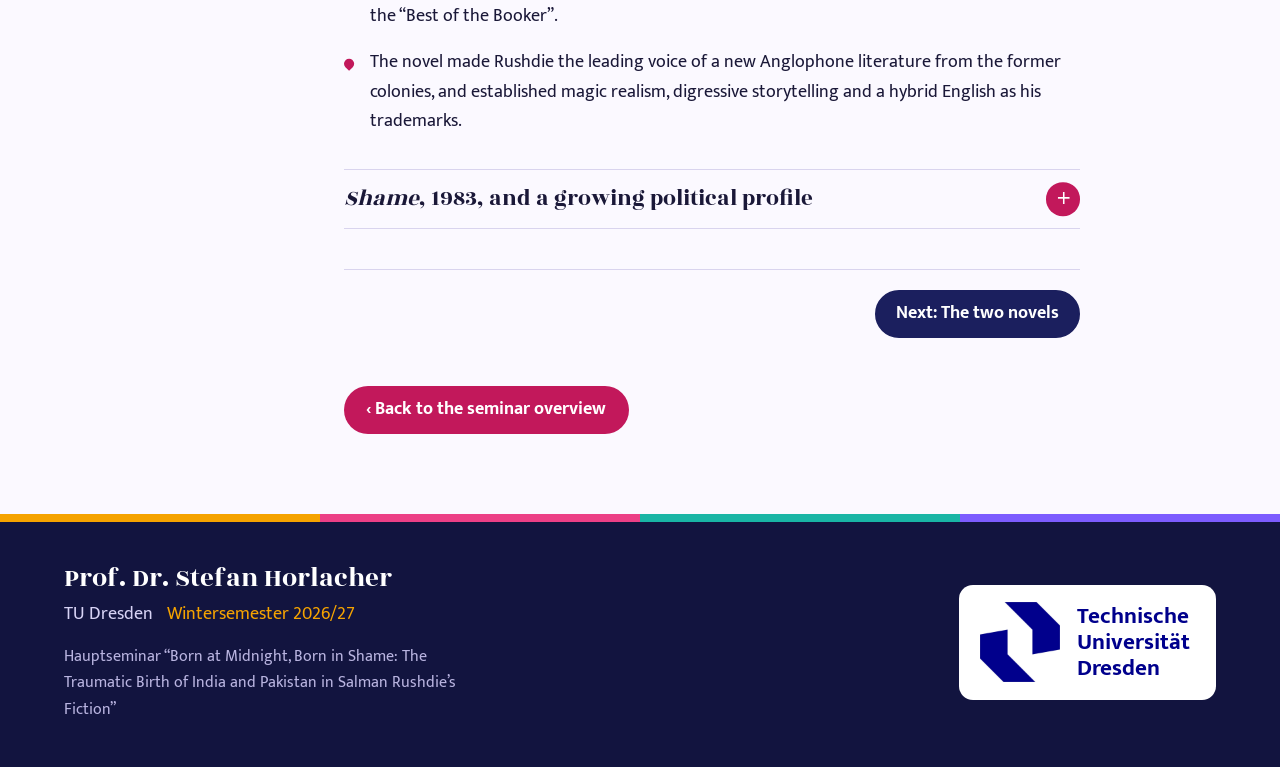
<file: rushdie.html>
<!DOCTYPE html>
<html lang="en">
<head>
<meta charset="utf-8">
<meta name="viewport" content="width=device-width, initial-scale=1">
<title>Salman Rushdie – Born at Midnight, Born in Shame</title>
<meta name="description" content="Background material on Salman Rushdie: life, the two seminar novels, key ideas, the fatwa and the attack of 2022. Hauptseminar, Prof. Dr. Stefan Horlacher, TU Dresden.">
<link rel="preconnect" href="https://fonts.googleapis.com">
<link rel="preconnect" href="https://fonts.gstatic.com" crossorigin>
<link href="https://fonts.googleapis.com/css2?family=Mukta:wght@400;500;700&family=Rozha+One&family=Noto+Nastaliq+Urdu:wght@400;700&display=swap" rel="stylesheet">
<link rel="stylesheet" href="style.css?v=5">
<style>
  .hero-india { display: grid; grid-template-columns: 1fr auto; gap: 1rem 3rem; align-items: end; padding: 2rem 0 3.5rem; }
  .hero-india h1 { font-size: clamp(3.5rem, 9vw, 7rem); }
  .hero-india .deva { font-family: var(--display); font-size: clamp(5rem, 17vw, 13rem); line-height: 0.95; color: var(--marigold); }
  .hero-india .intro { font-size: 1.25rem; max-width: 40ch; margin: 1rem 0 0; color: #ebe8ff; }
  .motto { border-top: 1px solid rgba(255,255,255,0.2); padding: 1.1rem 0 1.4rem; color: #d7d3f5; font-size: 1rem; }
  .motto .s { font-family: var(--display); font-size: 1.6rem; color: #fff; margin-right: 0.6rem; }

  .layout { display: grid; grid-template-columns: 14rem minmax(0, 46rem); gap: 3.5rem; padding-top: 3rem; align-items: start; scroll-margin-top: 0.5rem; }

  /* Tabs */
  .tabs { position: sticky; top: 1.25rem; font-size: 1.05rem; }
  .tabs ol { list-style: none; margin: 0; padding: 0; display: grid; gap: 0.3rem; }
  .tabs a {
    display: block; padding: 0.5rem 1rem; border-radius: 12px 12px 12px 3px;
    color: var(--ink); text-decoration: none; background: var(--wash);
    border-left: 6px solid var(--c, var(--rani)); transition: background 0.15s, color 0.15s;
  }
  .tabs a:hover { background: #e3defa; }
  .tabs a[aria-current="true"] { background: var(--midnight); color: #fff; font-weight: 700; }

  main { min-height: 32rem; }
  section { padding-bottom: 2.5rem; scroll-margin-top: 1.5rem; }
  .tabbed main > section { display: none; }
  .tabbed main > section.active { display: block; animation: panel 0.35s ease-out; }
  @keyframes panel { from { opacity: 0; transform: translateY(8px); } to { opacity: 1; transform: none; } }

  section > header { margin-bottom: 1.5rem; }
  section h2 { font-size: clamp(2rem, 4.2vw, 2.9rem); }
  section h3 { font-size: 1.6rem; margin: 2.25rem 0 0.75rem; }

  /* Sanskrit / Hindi keyword that belongs to each section */
  .word { display: flex; flex-wrap: wrap; align-items: baseline; gap: 0.2rem 0.75rem; margin: 0.5rem 0 0; color: var(--ink-soft); font-size: 1rem; }
  .word .s { font-family: var(--display); font-size: 1.75rem; line-height: 1.3; color: var(--accent); }
  .word .bn { font-family: "Noto Serif Bengali", var(--display); font-weight: 600; }

  .lead-in { font-size: 1.2rem; line-height: 1.55; margin: 0 0 1rem; }

  .points { list-style: none; margin: 0; padding: 0; }
  .points > li { position: relative; padding-left: 1.6rem; margin-bottom: 1rem; }
  .points > li::before {
    content: ""; position: absolute; left: 0; top: 0.62em; width: 0.6rem; height: 0.6rem;
    background: var(--accent); border-radius: 50% 50% 50% 0; transform: rotate(-45deg);
  }

  blockquote { margin: 1.5rem 0; padding: 0 0 0 1.5rem; border-left: 6px solid var(--marigold); font-family: var(--display); font-size: 1.7rem; line-height: 1.25; }
  blockquote footer { font-family: var(--body); font-size: 1rem; color: var(--ink-soft); margin-top: 0.5rem; }

  .note { border-radius: 14px; padding: 0.9rem 1.2rem; margin: 1.25rem 0; font-size: 1rem; line-height: 1.55; }
  .note b { display: block; }
  .note.update { background: #fff4d6; }
  .note.update b { color: #7a5200; }
  .note.novel { background: var(--midnight); color: #ebe8ff; }
  .note.novel b { color: var(--marigold); }

  /* Timeline */
  .timeline { list-style: none; margin: 0; padding: 0; border-left: 3px solid var(--midnight); }
  .timeline li { position: relative; display: grid; grid-template-columns: 8.5rem 1fr; gap: 1rem; padding: 0 0 1.4rem 1.5rem; align-items: baseline; }
  .timeline li::before { content: ""; position: absolute; left: -9px; top: 0.55rem; width: 15px; height: 15px; border-radius: 50%; background: var(--c, var(--rani)); border: 3px solid var(--paper); }
  .timeline .y { font-family: var(--display); font-size: 1.45rem; line-height: 1.2; color: var(--midnight); }

  /* Links */
  .links { list-style: none; margin: 0; padding: 0; }
  .links li { padding: 0.8rem 0; border-bottom: 1px solid var(--line); }
  .links a { font-weight: 700; }
  .links span { display: block; color: var(--ink-soft); font-size: 1rem; }

  /* Quiz */
  #quiz-body { background: var(--wash); border-radius: 28px 28px 28px 4px; padding: 2rem 2rem 2.25rem; }
  .q { border: 0; margin: 0 0 2rem; padding: 0; }
  .q legend { font-weight: 700; font-size: 1.2rem; line-height: 1.4; padding: 0; margin-bottom: 0.75rem; }
  .q legend .num { color: var(--peacock); }
  .opts { display: grid; gap: 0.5rem; }
  .opts button {
    font: inherit; text-align: left; cursor: pointer; color: var(--ink);
    background: #fff; border: 2px solid var(--line); border-radius: 12px; padding: 0.6rem 1rem;
    transition: border-color 0.15s, background 0.15s;
  }
  .opts button:hover:not(:disabled) { border-color: var(--midnight); }
  .opts button:disabled { cursor: default; color: var(--ink-soft); }
  .opts button.right { background: #d9f5ee; border-color: var(--peacock); color: var(--ink); font-weight: 700; }
  .opts button.wrong { background: #ffe0ec; border-color: var(--rani); color: var(--ink); }
  .opts button.right::after { content: "  ✓"; }
  .opts button.wrong::after { content: "  ✗"; }
  .why { margin: 0.75rem 0 0; font-size: 1rem; }
  .result { background: var(--midnight); color: #fff; border-radius: 16px; padding: 1.5rem; }
  .result .score { font-family: var(--display); font-size: 2.6rem; line-height: 1; color: var(--marigold); }
  .result p { margin: 0.5rem 0 1rem; }
  .result button { font: inherit; font-weight: 700; cursor: pointer; border: 0; border-radius: 999px; padding: 0.55rem 1.3rem; background: #fff; color: var(--midnight); }
  .progress { position: sticky; bottom: 0.75rem; margin-top: 1rem; display: inline-block; background: var(--midnight); color: #fff; border-radius: 999px; padding: 0.3rem 1rem; font-size: 1rem; }

  /* Previous / next at the foot of each tab */
  .pager { display: flex; justify-content: space-between; gap: 1rem; margin-top: 2.5rem; padding-top: 1.25rem; border-top: 1px solid var(--line); }
  .pager button {
    font: inherit; cursor: pointer; border: 2px solid var(--midnight); border-radius: 999px;
    padding: 0.45rem 1.2rem; background: none; color: var(--midnight); font-weight: 700;
  }
  .pager button.next { background: var(--midnight); color: #fff; margin-left: auto; }
  .pager button:hover { background: var(--rani); border-color: var(--rani); color: #fff; }

  .home { margin: 0.5rem 0 0; }
  .home a {
    display: inline-block; text-decoration: none; font-weight: 700; color: #fff;
    background: var(--rani); border-radius: 999px; padding: 0.55rem 1.4rem;
  }
  .home a::before { content: "‹ "; }
  .home a:hover { background: var(--midnight); color: #fff; }

  /* Urdu in Nastaliq script */
  .ur { font-family: "Noto Nastaliq Urdu", "Noto Naskh Arabic", serif; font-weight: 400; }
  .word .s.ur { font-size: 1.45rem; line-height: 2.3; }
  .motto .s.ur { font-size: 1.35rem; line-height: 2.2; }
  .hero-india .ur-hero { font-family: "Noto Nastaliq Urdu", "Noto Naskh Arabic", serif; font-size: clamp(3.5rem, 11vw, 8rem); line-height: 1.9; color: var(--peacock-bright); }

  .timeline li.key .y { color: var(--c); }
  .timeline li.key span:last-child { font-weight: 700; }
  .motto .s i { font-style: italic; }
  .hero-india .ur-hero { font-size: clamp(3rem, 8vw, 6rem); }
  .note.novel a { font-weight: 700; }

  @media (max-width: 60rem) {
    .layout { grid-template-columns: minmax(0, 1fr); gap: 1.75rem; padding-top: 0; }
    .tabs { position: sticky; top: 0; z-index: 5; background: var(--paper); margin-inline: -1rem; padding: 0.6rem 1rem; border-bottom: 1px solid var(--line); }
    .tabs ol { display: flex; gap: 0.4rem; overflow-x: auto; padding-bottom: 0.2rem; }
    .tabs a { white-space: nowrap; border-left-width: 0; border-bottom: 4px solid var(--c, var(--rani)); border-radius: 10px; padding: 0.3rem 0.85rem; }
    section, .layout { scroll-margin-top: 4.25rem; }
  }
  @media (max-width: 40rem) {
    .hero-india { grid-template-columns: 1fr; }
    .timeline li { grid-template-columns: 1fr; gap: 0; }
    #quiz-body { padding: 1.5rem 1.1rem 2rem; }
  }
</style>
</head>
<body>
<a class="skip" href="#main">Skip to content</a>
<div class="band"></div>



<header class="hero">
  <div class="wrap">
    <div class="topline">
      <a href="index.html">Born at Midnight, Born in Shame: all topics</a>
      <span>Background material</span>
    </div>
    <div class="hero-india">
      <div>
        <h1>Salman Rushdie</h1>
        <p class="intro">Born in Bombay two months before independence, educated in England, condemned to death by a fatwa and attacked on stage decades later: the life and work of the author of <i>Midnight’s Children</i> and <i>Shame</i>.</p>
      </div>
      <div class="deva ur-hero" lang="ur" dir="rtl" aria-hidden="true">سلمان رشدی</div>
    </div>
    <div class="motto">
      <span class="s">“I, too, am a translated man. I have been <i>borne across</i>.”</span>
      The narrator of <i>Shame</i> (1983), playing on the Latin root of “translation”
    </div>
  </div>
</header>

<div class="wrap layout" id="top">
  <nav class="tabs" aria-label="Sections of this page">
    <ol>
      <li><a href="#life" style="--c: var(--rani)">Life, 1947–88</a></li>
      <li><a href="#novels" style="--c: var(--peacock)">The two novels</a></li>
      <li><a href="#ideas" style="--c: var(--violet)">Key ideas</a></li>
      <li><a href="#fatwa" style="--c: var(--amber)">The fatwa</a></li>
      <li><a href="#attack" style="--c: var(--rani)">The attack, 2022</a></li>
      <li><a href="#works" style="--c: var(--peacock)">Works</a></li>
      <li><a href="#links" style="--c: var(--amber)">Further links</a></li>
      <li><a href="#quiz" style="--c: var(--marigold)">Quiz</a></li>
    </ol>
  </nav>

  <main id="main">

    <section id="life" style="--accent: var(--rani)">
      <header>
        <h2>Life, 1947–88</h2>
        <p class="word"><span class="s" lang="hi">बम्बई</span> <span><i>Bambaī</i>, Bombay, the city of his birth and of Saleem Sinai’s childhood, renamed Mumbai in 1995</span></p>
      </header>
      <p class="lead-in">Ahmed Salman Rushdie was born on 19 June 1947 in Bombay into a prosperous, liberal Muslim family, barely two months before India’s independence. His life is bound up with all three countries this seminar is about: India, Pakistan and Britain.</p>

      <p class="flip-hint">Click a card to turn it over.</p>
      <div class="flips wide">
        <button class="flip" type="button" style="--c: var(--rani)"><span class="inner">
          <span class="face front"><span class="num">19 June 1947</span><span class="small">born in Bombay</span></span>
          <span class="face back"><span class="txt">Rushdie belongs to the generation of “midnight’s children” himself: he was born in Bombay eight weeks before the stroke of midnight that made India independent, and grew up in the city that the novel turns into Saleem Sinai’s world.</span></span>
        </span></button>
        <button class="flip" type="button" style="--c: var(--violet)"><span class="inner">
          <span class="face front"><span class="big">Rugby and Cambridge</span><span class="small">an English education</span></span>
          <span class="face back"><span class="txt">At 13 he was sent to Rugby School in England, where he experienced racism as an outsider. He went on to read history at King’s College, Cambridge, graduating in 1968.</span></span>
        </span></button>
        <button class="flip" type="button" style="--c: var(--peacock)"><span class="inner">
          <span class="face front"><span class="num">1964</span><span class="small">the family moves to Karachi</span></span>
          <span class="face back"><span class="txt">While he was at school in England, his parents left Bombay for Karachi. Pakistan thus became a family home he visited but never fully adopted, the vantage point from which he later wrote <i>Shame</i>.</span></span>
        </span></button>
        <button class="flip" type="button" style="--c: var(--amber)"><span class="inner">
          <span class="face front"><span class="big">The copywriter</span><span class="small">London in the 1970s</span></span>
          <span class="face back"><span class="txt">After a brief spell in Karachi, he settled in London and earned his living in advertising while writing. His first novel, <i>Grimus</i> (1975), was a critical failure; his second changed everything.</span></span>
        </span></button>
      </div>

      <details class="acc" open>
        <summary>Breakthrough: <i>Midnight’s Children</i>, 1981</summary>
        <div class="body">
          <ul class="points">
            <li><i>Midnight’s Children</i> won the Booker Prize in 1981. In 1993 it was named the “Booker of Bookers”, the best novel among the first 25 winners, and in 2008 it won the public vote for the “Best of the Booker”.</li>
            <li>The novel made Rushdie the leading voice of a new Anglophone literature from the former colonies, and established magic realism, digressive storytelling and a hybrid English as his trademarks.</li>
          </ul>
        </div>
      </details>

      <details class="acc">
        <summary><i>Shame</i>, 1983, and a growing political profile</summary>
        <div class="body">
          <ul class="points">
            <li><i>Shame</i>, his novel about Pakistan, was shortlisted for the Booker Prize in 1983.</li>
            <li>In <i>The Jaguar Smile</i> (1987) he wrote about a journey through Sandinista Nicaragua; in essays and journalism he increasingly took positions on racism in Britain and on politics in South Asia.</li>
          </ul>
        </div>
      </details>
    </section>

    <section id="novels" style="--accent: var(--peacock)">
      <header>
        <h2>The two seminar novels</h2>
        <p class="word"><span class="s" lang="hi">कहानी</span> <span><i>kahānī</i>, Hindi and Urdu for “story”</span></p>
      </header>
      <p class="lead-in">The two books are often read as a pair: <i>Midnight’s Children</i> as Rushdie’s novel of India, <i>Shame</i> as his novel of Pakistan. Both turn the birth of a nation into the story of a family.</p>

      <div class="flips wide">
        <button class="flip" type="button" style="--c: var(--peacock)"><span class="inner">
          <span class="face front"><span class="big"><i>Midnight’s Children</i></span><span class="small">1981</span></span>
          <span class="face back"><span class="txt">Saleem Sinai, born at the stroke of midnight on 15 August 1947, tells his life story, and with it India’s, to his listener Padma. He and the other 1,000 children born in that first hour have magical gifts. His story runs from his grandfather’s Kashmir in 1915 to the end of Indira Gandhi’s Emergency.</span></span>
        </span></button>
        <button class="flip" type="button" style="--c: var(--rani)"><span class="inner">
          <span class="face front"><span class="big"><i>Shame</i></span><span class="small">1983</span></span>
          <span class="face back"><span class="txt">Set in a country that is “not Pakistan, or not quite”, the novel tells of the rivalry between the playboy politician Iskander Harappa and the pious general Raza Hyder, and of Sufiya Zinobia, who absorbs the shame that others refuse to feel. An intrusive narrator constantly comments on his own story.</span></span>
        </span></button>
      </div>

      <aside class="note novel">
        <b>On the other pages</b>
        The history behind <i>Midnight’s Children</i> is on the <a href="india.html" style="color: var(--marigold)">India page</a>; Bhutto, Zia-ul-Haq and Benazir Bhutto, the models for <i>Shame</i>, are on the <a href="pakistan.html" style="color: var(--marigold)">Pakistan page</a>.
      </aside>
    </section>

    <section id="ideas" style="--accent: var(--violet)">
      <header>
        <h2>Key ideas</h2>
        <p class="word"><span class="s ur" lang="ur" dir="rtl">وطن</span> <span><i>waṭan</i>, Urdu for “homeland”</span></p>
      </header>
      <p class="lead-in">A handful of formulations by Rushdie himself recur in almost every discussion of his work. Each card names one; turn it over for its source and meaning.</p>

      <div class="flips wide">
        <button class="flip" type="button" style="--c: var(--violet)"><span class="inner">
          <span class="face front"><span class="big">“Indias of the mind”</span><span class="small">imaginary homelands</span></span>
          <span class="face back"><span class="txt">In the essay “Imaginary Homelands” (1982) Rushdie argues that writers in exile cannot reclaim the place they lost; they will create “imaginary homelands, Indias of the mind”. Memory is a broken mirror, and its fragments are what the migrant writer works with.</span></span>
        </span></button>
        <button class="flip" type="button" style="--c: var(--rani)"><span class="inner">
          <span class="face front"><span class="big">“Plural and partial”</span><span class="small">migrant identity</span></span>
          <span class="face back"><span class="txt">In the same essay he describes the identity of migrant writers as “at once plural and partial”: sometimes they straddle two cultures, sometimes they fall between two stools.</span></span>
        </span></button>
        <button class="flip" type="button" style="--c: var(--peacock)"><span class="inner">
          <span class="face front"><span class="big">“A translated man”</span><span class="small"><i>Shame</i></span></span>
          <span class="face back"><span class="txt">The narrator of <i>Shame</i> calls himself “a translated man”, one who has been “borne across”, the literal meaning of the Latin <i>translatus</i>. Something is lost in translation, he insists, but something can also be gained.</span></span>
        </span></button>
        <button class="flip" type="button" style="--c: var(--amber)"><span class="inner">
          <span class="face front"><span class="big">Chutnification</span><span class="small"><i>Midnight’s Children</i></span></span>
          <span class="face back"><span class="txt">Saleem works in a pickle factory and compares his story to pickling: the “chutnification of history”. Preserving the past means selecting, seasoning and inevitably distorting it.</span></span>
        </span></button>
        <button class="flip" type="button" style="--c: var(--violet)"><span class="inner">
          <span class="face front"><span class="big">Magic realism</span><span class="small">the impossible as a lens</span></span>
          <span class="face back"><span class="txt">Like Gabriel García Márquez and Günter Grass, two writers he admired, Rushdie lets the impossible happen in a historically precise world. The fantastic does not flee reality; it exposes what realistic description cannot reach.</span></span>
        </span></button>
        <button class="flip" type="button" style="--c: var(--peacock)"><span class="inner">
          <span class="face front"><span class="big">An English of his own</span><span class="small">language</span></span>
          <span class="face back"><span class="txt">Rushdie mixes English with Hindi and Urdu words and the rhythms of Bombay speech. He has argued that English in India is no longer only the colonizer’s language but one that Indians have remade for themselves.</span></span>
        </span></button>
      </div>
    </section>

    <section id="fatwa" style="--accent: var(--amber)">
      <header>
        <h2>The fatwa</h2>
        <p class="word"><span class="s ur" lang="ur" dir="rtl">فتویٰ</span> <span><i>fatwā</i>, a legal opinion issued by an Islamic religious authority</span></p>
      </header>
      <p class="lead-in">In September 1988 Rushdie published <i>The Satanic Verses</i>. Parts of the novel, which include dream sequences about a prophet in an imagined Arabian city, were condemned by many Muslims as blasphemous.</p>

      <div class="flips wide">
        <button class="flip" type="button" style="--c: var(--amber)"><span class="inner">
          <span class="face front"><span class="num">14 Feb 1989</span><span class="small">the fatwa</span></span>
          <span class="face back"><span class="txt">After protests and book burnings in India, Pakistan and Britain, Ayatollah Khomeini, Iran’s supreme leader, called on Muslims to kill the author and everyone involved in publishing the book. A bounty was offered for his death.</span></span>
        </span></button>
        <button class="flip" type="button" style="--c: var(--rani)"><span class="inner">
          <span class="face front"><span class="big">“Joseph Anton”</span><span class="small">a life in hiding</span></span>
          <span class="face back"><span class="txt">Rushdie lived for years under British police protection, using the alias Joseph Anton, after his favourite writers Joseph Conrad and Anton Chekhov. In 2012 he published a memoir of these years under that title.</span></span>
        </span></button>
        <button class="flip" type="button" style="--c: var(--violet)"><span class="inner">
          <span class="face front"><span class="big">The translators</span><span class="small">the violence spreads</span></span>
          <span class="face back"><span class="txt">In 1991 the novel’s Japanese translator, Hitoshi Igarashi, was murdered and its Italian translator was stabbed and injured. In 1993 its Norwegian publisher, William Nygaard, was shot and seriously wounded.</span></span>
        </span></button>
      </div>

      <details class="acc" open>
        <summary>Bans, protests and a public debate</summary>
        <div class="body">
          <ul class="points">
            <li>India banned the import of the book within weeks of its publication; many other countries with large Muslim populations followed. Protesters died in riots in Pakistan and India.</li>
            <li>The affair became a defining debate about freedom of expression, religious offence and multiculturalism in Britain and beyond, and it still shapes how Rushdie is perceived.</li>
          </ul>
        </div>
      </details>

      <details class="acc">
        <summary>Slowly back into the open, 1998–2022</summary>
        <div class="body">
          <ul class="points">
            <li>In 1998 the Iranian government declared that it would neither support nor hinder the fatwa, although it was never formally revoked. Rushdie gradually resumed public life and moved to New York in 2000.</li>
            <li>He was knighted in 2007, which provoked new protests in Pakistan and Iran.</li>
          </ul>
        </div>
      </details>
    </section>

    <section id="attack" style="--accent: var(--rani)">
      <header>
        <h2>The attack, 2022</h2>
        <p class="word"><span class="s ur" lang="ur" dir="rtl">چاقو</span> <span><i>chāqū</i>, Urdu for “knife”</span></p>
      </header>
      <p class="lead-in">On 12 August 2022, more than 33 years after the fatwa, Rushdie was attacked on stage at the Chautauqua Institution in western New York, just before he was to give a talk. He was stabbed many times and survived, but lost the sight of his right eye.</p>

      <details class="acc" open>
        <summary><i>Knife</i>, 2024</summary>
        <div class="body">
          <ul class="points">
            <li>In April 2024 Rushdie published <i>Knife: Meditations After an Attempted Murder</i>, an account of the attack, his recovery and his marriage to the poet Rachel Eliza Griffiths. In it he sets language against violence: language, too, he writes, is a knife.</li>
          </ul>
        </div>
      </details>

      <details class="acc">
        <summary>The trials, 2025–26</summary>
        <div class="body">
          <ul class="points">
            <li>In February 2025 a jury in Mayville, New York, found the attacker, Hadi Matar, guilty of attempted murder and assault; in May 2025 he was sentenced to 25 years in prison.</li>
            <li>In July 2026 a federal jury also convicted him of terrorism offences, including attempting to provide material support to Hezbollah. Sentencing in the federal case is scheduled for November 2026.</li>
          </ul>
        </div>
      </details>

      <details class="acc">
        <summary>Writing on</summary>
        <div class="body">
          <ul class="points">
            <li>His first fiction after the attack, <i>The Eleventh Hour</i> (November 2025), is a book of five linked stories and novellas set in India, England and the United States.</li>
          </ul>
        </div>
      </details>
    </section>

    <section id="works" style="--accent: var(--peacock)">
      <header><h2>Works</h2></header>
      <p class="lead-in">Selected novels, stories and non-fiction. The two seminar novels are highlighted.</p>
      <ol class="timeline">
        <li style="--c: var(--ink-soft)"><span class="y">1975</span><span><i>Grimus</i>, novel</span></li>
        <li class="key" style="--c: var(--peacock)"><span class="y">1981</span><span><i>Midnight’s Children</i>, novel; Booker Prize</span></li>
        <li class="key" style="--c: var(--rani)"><span class="y">1983</span><span><i>Shame</i>, novel; shortlisted for the Booker Prize</span></li>
        <li style="--c: var(--ink-soft)"><span class="y">1987</span><span><i>The Jaguar Smile: A Nicaraguan Journey</i>, travel writing</span></li>
        <li style="--c: var(--amber)"><span class="y">1988</span><span><i>The Satanic Verses</i>, novel</span></li>
        <li style="--c: var(--ink-soft)"><span class="y">1990</span><span><i>Haroun and the Sea of Stories</i>, novel for his son</span></li>
        <li style="--c: var(--violet)"><span class="y">1991</span><span><i>Imaginary Homelands</i>, essays 1981–91</span></li>
        <li style="--c: var(--ink-soft)"><span class="y">1994</span><span><i>East, West</i>, stories</span></li>
        <li style="--c: var(--ink-soft)"><span class="y">1995</span><span><i>The Moor’s Last Sigh</i>, novel</span></li>
        <li style="--c: var(--ink-soft)"><span class="y">1999</span><span><i>The Ground Beneath Her Feet</i>, novel</span></li>
        <li style="--c: var(--ink-soft)"><span class="y">2001</span><span><i>Fury</i>, novel</span></li>
        <li style="--c: var(--ink-soft)"><span class="y">2005</span><span><i>Shalimar the Clown</i>, novel</span></li>
        <li style="--c: var(--ink-soft)"><span class="y">2008</span><span><i>The Enchantress of Florence</i>, novel</span></li>
        <li style="--c: var(--amber)"><span class="y">2012</span><span><i>Joseph Anton</i>, memoir</span></li>
        <li style="--c: var(--ink-soft)"><span class="y">2015</span><span><i>Two Years Eight Months and Twenty-Eight Nights</i>, novel</span></li>
        <li style="--c: var(--ink-soft)"><span class="y">2017</span><span><i>The Golden House</i>, novel</span></li>
        <li style="--c: var(--ink-soft)"><span class="y">2019</span><span><i>Quichotte</i>, novel</span></li>
        <li style="--c: var(--ink-soft)"><span class="y">2023</span><span><i>Victory City</i>, novel</span></li>
        <li style="--c: var(--rani)"><span class="y">2024</span><span><i>Knife</i>, memoir</span></li>
        <li style="--c: var(--ink-soft)"><span class="y">2025</span><span><i>The Eleventh Hour</i>, stories and novellas</span></li>
      </ol>
    </section>

    <section id="links" style="--accent: var(--amber)">
      <header><h2>Further links</h2></header>
      <ul class="links">
        <li><a href="https://www.britannica.com/biography/Salman-Rushdie">Encyclopaedia Britannica: Salman Rushdie</a><span>Biography, works, the fatwa and the attack of 2022.</span></li>
        <li><a href="https://thebookerprizes.com/the-booker-library/books/midnights-children">The Booker Prizes: <i>Midnight’s Children</i></a><span>The 1981 winner in the Booker library.</span></li>
        <li><a href="https://www.theparisreview.org/interviews/5531/the-art-of-fiction-no-186-salman-rushdie">The Paris Review: The Art of Fiction No. 186</a><span>A long interview from 2005 about his life, his craft and the years in hiding.</span></li>
        <li><a href="https://www.justice.gov/opa/pr/federal-jury-convicts-new-jersey-man-terrorism-offenses-relating-his-attempted-murder-salman">U.S. Department of Justice: verdict of July 2026</a><span>The press release on the federal terrorism conviction of the attacker.</span></li>
      </ul>
    </section>

    <section id="quiz" style="--accent: var(--peacock)">
      <header>
        <h2>Quiz</h2>
        <p style="margin: 0.5rem 0 0">Twelve questions on this page. Choose an answer to see straight away whether it is right.</p>
      </header>
      <div id="quiz-body"></div>
      <noscript><p>The quiz needs JavaScript.</p></noscript>
    </section>

    <p class="home"><a href="index.html">Back to the seminar overview</a></p>
  </main>
</div>

<footer class="site-footer">
  <div class="band"></div>
  <div class="wrap inner">
    <div>
      <div class="who">Prof. Dr. Stefan Horlacher</div>
      <p>TU Dresden <span class="term">Wintersemester 2026/27</span></p>
      <p class="seminar">Hauptseminar “Born at Midnight, Born in Shame: The Traumatic Birth of India and Pakistan in Salman Rushdie’s Fiction”</p>
    </div>
    <div class="tu-logo"><img src="tud-logo-mark.png" alt="" width="80" height="80"><span>Technische<br>Universität<br>Dresden</span></div>
  </div>
</footer>

<script>
/* ---------- Quiz ----------
   To edit: change the entries below. "a" lists the options, the FIRST one is the correct answer
   (the options are shuffled when the page loads). "why" is shown after answering. */
var QUESTIONS = [
  { q: "When and where was Salman Rushdie born?",
    a: ["19 June 1947 in Bombay", "15 August 1947 in Delhi", "1947 in Karachi", "1950 in London"],
    why: "He was born in Bombay about eight weeks before independence, so he belongs to the generation of “midnight’s children” himself." },
  { q: "Where did Rushdie’s parents move in 1964?",
    a: ["To Karachi", "To London", "To Kashmir", "To New York"],
    why: "His parents left Bombay for Pakistan, the country Rushdie later wrote about in Shame." },
  { q: "What did Rushdie study at King’s College, Cambridge?",
    a: ["History", "Law", "English literature", "Oriental languages"],
    why: "He read history and graduated in 1968." },
  { q: "Which distinction did Midnight’s Children receive in 1993?",
    a: ["It was named the “Booker of Bookers”", "It won the Nobel Prize", "It was banned in India", "It won the Booker Prize for the first time"],
    why: "In 1993 it was named the best of the first 25 Booker winners; in 2008 it also won the public vote for the “Best of the Booker”." },
  { q: "What does the narrator of Shame mean when he calls himself “a translated man”?",
    a: ["That he has been “borne across” from one culture to another", "That his books have been translated into many languages", "That he works as an interpreter", "That he has changed his name"],
    why: "He plays on the Latin root of “translation”, translatus: carried across." },
  { q: "In which essay does Rushdie speak of “imaginary homelands, Indias of the mind”?",
    a: ["“Imaginary Homelands”", "“The Satanic Verses”", "“Joseph Anton”", "“Knife”"],
    why: "The essay of 1982 gave its title to Rushdie’s collection of essays published in 1991." },
  { q: "What is “chutnification” in Midnight’s Children?",
    a: ["Saleem’s image for preserving history like pickles: selected, seasoned, distorted", "A Bombay dialect of English", "A dish served at Saleem’s birth", "A political campaign of the Emergency"],
    why: "Saleem works in a pickle factory and calls his story the “chutnification of history”." },
  { q: "Who issued the fatwa against Rushdie on 14 February 1989?",
    a: ["Ayatollah Khomeini", "Zia-ul-Haq", "The Pakistani parliament", "The government of India"],
    why: "Iran’s supreme leader called on Muslims to kill the author of The Satanic Verses and everyone involved in publishing it." },
  { q: "Where does the alias “Joseph Anton” come from?",
    a: ["From the writers Joseph Conrad and Anton Chekhov", "From two of Rushdie’s bodyguards", "From characters in The Satanic Verses", "From his grandfathers"],
    why: "Rushdie used the alias in hiding and later gave it to his memoir of those years (2012)." },
  { q: "What happened to the Japanese translator of The Satanic Verses in 1991?",
    a: ["Hitoshi Igarashi was murdered", "He refused to finish the translation", "He was knighted", "He went into hiding with Rushdie"],
    why: "In the same year the Italian translator was stabbed; in 1993 the Norwegian publisher was shot." },
  { q: "What were the lasting physical consequences of the attack of 12 August 2022?",
    a: ["Rushdie lost the sight of his right eye", "He lost his hearing", "He could no longer speak", "There were none"],
    why: "He was stabbed many times at the Chautauqua Institution and survived with severe injuries." },
  { q: "What is the title of Rushdie’s 2024 book about the attack?",
    a: ["Knife", "Joseph Anton", "Victory City", "The Eleventh Hour"],
    why: "Knife: Meditations After an Attempted Murder appeared in April 2024." }
];

(function () {
  function el(tag, cls, text) {
    var e = document.createElement(tag);
    if (cls) e.className = cls;
    if (text) e.textContent = text;
    return e;
  }

  /* ---------- Tabs ---------- */
  var tabLinks = Array.prototype.slice.call(document.querySelectorAll(".tabs a"));
  var ids = tabLinks.map(function (a) { return a.getAttribute("href").slice(1); });
  var layout = document.getElementById("top");

  function show(id, scroll) {
    if (ids.indexOf(id) === -1) id = ids[0];
    ids.forEach(function (x, i) {
      document.getElementById(x).classList.toggle("active", x === id);
      if (x === id) tabLinks[i].setAttribute("aria-current", "true");
      else tabLinks[i].removeAttribute("aria-current");
    });
    var current = tabLinks[ids.indexOf(id)];
    if (current.scrollIntoView && window.matchMedia("(max-width: 60rem)").matches) {
      current.scrollIntoView({ block: "nearest", inline: "center" });
    }
    if (history.replaceState) history.replaceState(null, "", "#" + id);
    if (scroll) layout.scrollIntoView();
  }

  ids.forEach(function (id, i) {
    var pager = el("div", "pager");
    if (i > 0) {
      var prev = el("button", "prev", "Back: " + tabLinks[i - 1].textContent);
      prev.type = "button";
      prev.addEventListener("click", function () { show(ids[i - 1], true); });
      pager.appendChild(prev);
    }
    if (i < ids.length - 1) {
      var next = el("button", "next", "Next: " + tabLinks[i + 1].textContent);
      next.type = "button";
      next.addEventListener("click", function () { show(ids[i + 1], true); });
      pager.appendChild(next);
    }
    document.getElementById(id).appendChild(pager);
  });

  tabLinks.forEach(function (a, i) {
    a.addEventListener("click", function (ev) {
      ev.preventDefault();
      show(ids[i], window.matchMedia("(max-width: 60rem)").matches);
    });
  });
  window.addEventListener("hashchange", function () { show(location.hash.slice(1), false); });

  document.body.classList.add("tabbed");
  show(location.hash.slice(1), false);

  /* ---------- Cards that turn over ---------- */
  document.querySelectorAll(".flip").forEach(function (card) {
    card.setAttribute("aria-pressed", "false");
    card.addEventListener("click", function () {
      card.setAttribute("aria-pressed", card.getAttribute("aria-pressed") === "true" ? "false" : "true");
    });
  });

  /* ---------- Quiz ---------- */
  var body = document.getElementById("quiz-body");
  var answered, correct;

  function shuffle(arr) {
    var a = arr.slice();
    for (var i = a.length - 1; i > 0; i--) {
      var j = Math.floor(Math.random() * (i + 1));
      var t = a[i]; a[i] = a[j]; a[j] = t;
    }
    return a;
  }

  function build() {
    answered = 0; correct = 0;
    body.innerHTML = "";

    var progress = el("div", "progress");
    progress.setAttribute("aria-live", "polite");
    var result = el("div", "result");
    result.hidden = true;

    function update() {
      progress.textContent = answered + " of " + QUESTIONS.length + " answered, " + correct + " correct";
      if (answered === QUESTIONS.length) {
        progress.hidden = true;
        var share = correct / QUESTIONS.length;
        var verdict = share === 1 ? "Flawless. You are ready for the novels."
          : share >= 0.75 ? "Well done. A second look at the questions you missed will close the gaps."
          : share >= 0.5 ? "A solid start. Reread the sections behind the questions you missed and try again."
          : "Worth another read. Go through the tabs once more and try again.";
        result.innerHTML = "";
        result.appendChild(el("div", "score", correct + " / " + QUESTIONS.length));
        result.appendChild(el("p", "", verdict));
        var again = el("button", "", "Start again");
        again.type = "button";
        again.addEventListener("click", function () { build(); layout.scrollIntoView(); });
        result.appendChild(again);
        result.hidden = false;
      }
    }

    QUESTIONS.forEach(function (item, i) {
      var fs = el("fieldset", "q");
      var lg = el("legend");
      lg.appendChild(el("span", "num", (i + 1) + ". "));
      lg.appendChild(document.createTextNode(item.q));
      fs.appendChild(lg);

      var opts = el("div", "opts");
      var why = el("p", "why", item.why);
      why.hidden = true;
      var right = item.a[0];

      shuffle(item.a).forEach(function (text) {
        var b = el("button", "", text);
        b.type = "button";
        b.addEventListener("click", function () {
          var all = opts.querySelectorAll("button");
          for (var k = 0; k < all.length; k++) {
            all[k].disabled = true;
            if (all[k].textContent === right) all[k].classList.add("right");
          }
          if (text === right) correct++; else b.classList.add("wrong");
          answered++;
          why.hidden = false;
          update();
        });
        opts.appendChild(b);
      });

      fs.appendChild(opts);
      fs.appendChild(why);
      body.appendChild(fs);
    });

    body.appendChild(result);
    body.appendChild(progress);
    update();
  }

  build();
})();
</script>
</body>
</html>
</file>
<file: style.css>
/* Shared styles for the seminar pages
   "Born at Midnight, Born in Shame" – Prof. Dr. Stefan Horlacher, TU Dresden */

:root {
  --midnight: #1b1f5e;
  --midnight-deep: #12143f;
  --rani: #c2185b;
  --rani-bright: #ec3f86;
  --marigold: #f5a300;
  --peacock: #00797a;
  --peacock-bright: #19b5a5;
  --violet: #5b2a9d;
  --amber: #b86a00;
  --paper: #fbf9ff;
  --wash: #f0edfb;
  --ink: #1a1838;
  --ink-soft: #4d4a6b;
  --line: #d9d4ee;
  --accent: var(--rani);
  --display: "Rozha One", "Noto Serif Devanagari", Georgia, serif;
  --body: "Mukta", "Noto Sans Devanagari", "Segoe UI", system-ui, sans-serif;
}

* { box-sizing: border-box; }
[hidden] { display: none !important; }

html { scroll-behavior: smooth; }

body {
  margin: 0;
  background: var(--paper);
  color: var(--ink);
  font-family: var(--body);
  font-size: 1.125rem;
  line-height: 1.65;
  -webkit-font-smoothing: antialiased;
}

img, svg { max-width: 100%; }

a { color: var(--rani); text-underline-offset: 0.18em; text-decoration-thickness: 1px; }
a:hover { color: var(--midnight); text-decoration-thickness: 2px; }

:focus-visible { outline: 3px solid var(--marigold); outline-offset: 3px; border-radius: 4px; }

h1, h2, h3 { font-family: var(--display); font-weight: 400; line-height: 1.12; margin: 0; }

.wrap { width: min(100% - 2rem, 72rem); margin-inline: auto; }

.skip {
  position: absolute; left: -999px; top: 0;
  background: var(--marigold); color: var(--ink); padding: 0.5rem 1rem; z-index: 10;
}
.skip:focus { left: 0; }

/* Four-colour band used at the very top and above the footer */
.band {
  height: 8px;
  background: linear-gradient(90deg,
    var(--marigold) 0 25%, var(--rani-bright) 25% 50%,
    var(--peacock-bright) 50% 75%, #7c5cff 75% 100%);
}

/* ---------- Hero (midnight) ---------- */
.hero {
  background:
    radial-gradient(60rem 30rem at 85% -10%, rgba(236, 63, 134, 0.35), transparent 60%),
    radial-gradient(40rem 26rem at 0% 110%, rgba(25, 181, 165, 0.28), transparent 60%),
    var(--midnight);
  color: #fff;
  overflow: hidden;
}
.hero a { color: #fff; }

.topline {
  display: flex; flex-wrap: wrap; gap: 0.25rem 1.5rem;
  justify-content: space-between; align-items: baseline;
  padding: 1.1rem 0; font-size: 1rem; color: #d7d3f5;
}
.topline a { text-decoration: none; border-bottom: 1px solid rgba(255,255,255,0.4); }
.topline a:hover { color: var(--marigold); border-color: var(--marigold); }

/* ---------- Cards that turn over ---------- */
.flip-hint { font-size: 1rem; color: var(--ink-soft); margin: 1.75rem 0 0.6rem; }
.flips { display: grid; grid-template-columns: repeat(auto-fit, minmax(11.5rem, 1fr)); gap: 0.9rem; margin: 0 0 1.75rem; }
.flip {
  --c: var(--accent);
  font: inherit; color: inherit; text-align: left; cursor: pointer;
  border: 0; background: none; padding: 0; min-height: 10.5rem; perspective: 1000px;
}
.flip .inner {
  position: relative; display: grid; height: 100%;
  transition: transform 0.6s cubic-bezier(.3,.9,.3,1); transform-style: preserve-3d;
}
.flip .face {
  grid-area: 1 / 1; display: flex; flex-direction: column; justify-content: center;
  padding: 1.1rem 1.15rem; border-radius: 18px 18px 18px 4px;
  -webkit-backface-visibility: hidden; backface-visibility: hidden;
}
.flip .front { background: var(--c); color: #fff; }
.flip .front::after {
  content: "↻"; position: absolute; right: 0.8rem; bottom: 0.45rem; font-size: 1.15rem; opacity: 0.75;
}
.flip .back {
  background: #fff; border: 2px solid var(--c); transform: rotateY(180deg);
  font-size: 1rem; line-height: 1.4;
}
.flip .big { font-family: var(--display); font-size: 1.55rem; line-height: 1.15; }
.flip .num { font-family: var(--display); font-size: 3rem; line-height: 1; }
.flip .deva { font-family: var(--display); font-size: 1.5rem; line-height: 1.3; opacity: 0.9; }
.flip .small { font-size: 1rem; line-height: 1.35; margin-top: 0.3rem; }
.flip[aria-pressed="true"] .inner { transform: rotateY(180deg); }
.flip:hover .front { filter: brightness(1.08); }

/* ---------- Sections that open and close ---------- */
.acc { border-bottom: 1px solid var(--line); }
.acc:first-of-type { border-top: 2px solid var(--ink); }
.acc summary {
  list-style: none; cursor: pointer; position: relative;
  padding: 0.95rem 3rem 0.95rem 0;
  font-family: var(--display); font-size: 1.45rem; line-height: 1.2;
}
.acc summary::-webkit-details-marker { display: none; }
.acc summary::after {
  content: "+"; position: absolute; right: 0; top: 50%; transform: translateY(-50%);
  width: 2.1rem; height: 2.1rem; border-radius: 50%;
  display: grid; place-items: center;
  background: var(--accent); color: #fff; font-family: var(--body); font-size: 1.5rem; line-height: 1;
}
.acc[open] summary::after { content: "–"; background: var(--midnight); }
.acc summary:hover { color: var(--accent); }
.acc .body { padding: 0.25rem 0 1rem; }

/* ---------- Footer ---------- */
.site-footer { background: var(--midnight-deep); color: #d7d3f5; margin-top: 5rem; }
.site-footer .inner {
  display: flex; flex-wrap: wrap; gap: 2rem 3rem; align-items: center; justify-content: space-between;
  padding: 2.5rem 0 2.75rem;
}
.site-footer .who { font-family: var(--display); font-size: 1.7rem; color: #fff; line-height: 1.2; }
.site-footer p { margin: 0.35rem 0 0; }
.site-footer .term { color: var(--marigold); margin-left: 0.6rem; }
.site-footer .seminar { font-size: 1rem; max-width: 46ch; color: #b9b4e0; margin-top: 0.9rem; }
.tu-logo {
  display: flex; align-items: center; gap: 1.1rem; flex: none;
  background: #fff; border-radius: 14px; padding: 1.1rem 1.6rem 1.1rem 1.3rem;
}
.tu-logo img { display: block; width: 5rem; height: 5rem; max-width: none; }
.tu-logo span { color: #00008c; font-weight: 700; font-size: 1.45rem; line-height: 1.12; }

@media (prefers-reduced-motion: reduce) {
  html { scroll-behavior: auto; }
  * { animation: none !important; transition: none !important; }
}

@media (max-width: 40rem) {
  .flips { grid-template-columns: repeat(2, minmax(0, 1fr)); gap: 0.6rem; }
  .flip .big { font-size: 1.3rem; }
  .flip .face { padding: 0.9rem; }
  .tu-logo img { width: 4rem; height: 4rem; }
  .tu-logo span { font-size: 1.25rem; }
}

/* Cards with longer texts on the back */
.flips.wide { grid-template-columns: repeat(auto-fit, minmax(13.5rem, 1fr)); }
.flips.wide .back { font-size: 0.97rem; justify-content: flex-start; }
@media (max-width: 40rem) { .flips.wide { grid-template-columns: 1fr; } }

/* Card faces: keep running text together (titles in italics must not split a sentence) */
.flip .face > .txt { display: block; }
.flip .front .big i { font-style: italic; }
</file>
